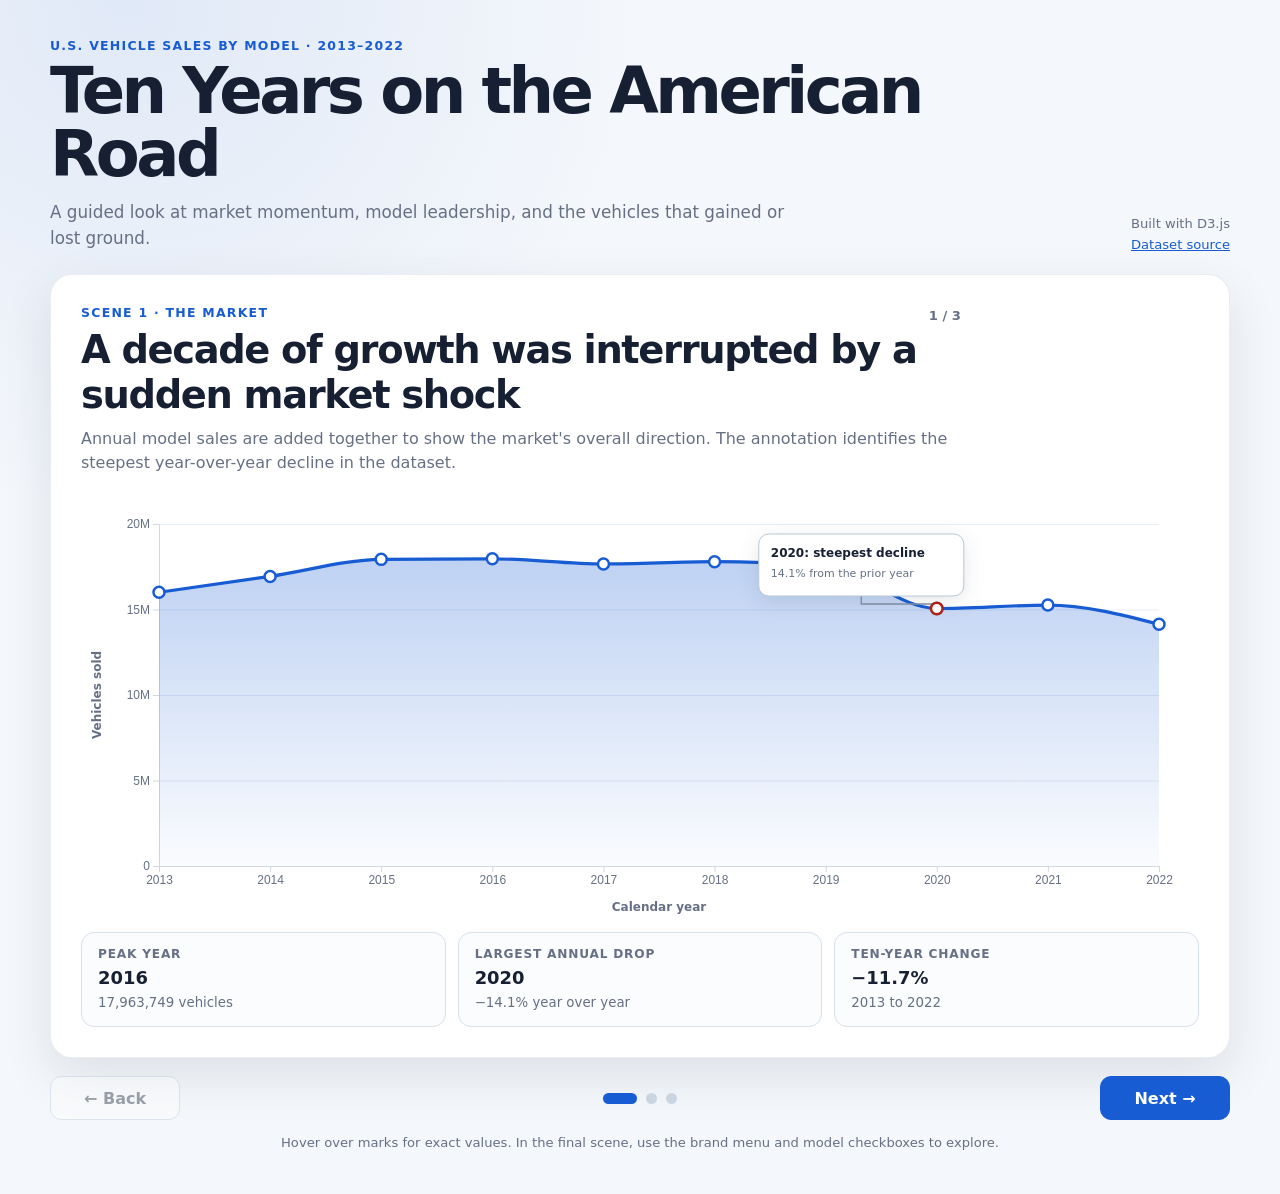
<file: index.html>
<!DOCTYPE html>
<html lang="en">
<head>
  <meta charset="UTF-8" />
  <meta name="viewport" content="width=device-width, initial-scale=1.0" />
  <meta name="description" content="An interactive D3 narrative visualization of U.S. vehicle sales by model from 2013 to 2022." />
  <title>Ten Years on the American Road</title>
  <style>
:root {
  --ink: #172033;
  --muted: #667085;
  --paper: #ffffff;
  --canvas: #f4f7fb;
  --line: #d8e0ea;
  --accent: #175cd3;
  --accent-dark: #0b3b91;
  --accent-soft: #e8f1ff;
  --signal: #b42318;
  --shadow: 0 18px 50px rgba(20, 32, 51, 0.10);
}

* { box-sizing: border-box; }

[hidden] { display: none !important; }

body {
  margin: 0;
  font-family: Inter, ui-sans-serif, system-ui, -apple-system, BlinkMacSystemFont, "Segoe UI", sans-serif;
  color: var(--ink);
  background:
    radial-gradient(circle at 10% 0%, rgba(23, 92, 211, 0.09), transparent 32rem),
    var(--canvas);
}

button, select, input { font: inherit; }

.app-shell {
  width: min(1180px, calc(100% - 32px));
  margin: 0 auto;
  padding: 38px 0 30px;
}

.site-header {
  display: flex;
  justify-content: space-between;
  align-items: flex-end;
  gap: 28px;
  margin-bottom: 22px;
}

.eyebrow, .scene-kicker {
  margin: 0 0 7px;
  color: var(--accent);
  font-size: 0.78rem;
  font-weight: 800;
  letter-spacing: 0.1em;
  text-transform: uppercase;
}

h1 {
  margin: 0;
  font-size: clamp(2rem, 5vw, 4.1rem);
  line-height: 0.98;
  letter-spacing: -0.055em;
}

.deck {
  max-width: 760px;
  margin: 14px 0 0;
  color: var(--muted);
  font-size: 1.05rem;
  line-height: 1.55;
}

.source-note {
  display: flex;
  flex-direction: column;
  align-items: flex-end;
  gap: 6px;
  flex: 0 0 auto;
  color: var(--muted);
  font-size: 0.82rem;
}

.source-note a { color: var(--accent); }


.story-card {
  min-height: 650px;
  padding: 30px;
  border: 1px solid rgba(23, 32, 51, 0.08);
  border-radius: 22px;
  background: var(--paper);
  box-shadow: var(--shadow);
}

.scene-copy { max-width: 880px; }

.scene-heading-row {
  display: flex;
  align-items: center;
  justify-content: space-between;
  gap: 20px;
}

.scene-count {
  color: var(--muted);
  font-size: 0.82rem;
  font-weight: 700;
}

h2 {
  margin: 0;
  font-size: clamp(1.65rem, 3vw, 2.55rem);
  letter-spacing: -0.035em;
}

.scene-description {
  margin: 10px 0 0;
  color: var(--muted);
  line-height: 1.55;
}

.chart-wrap {
  position: relative;
  min-height: 430px;
  margin-top: 18px;
}

#chart {
  display: block;
  width: 100%;
  height: 430px;
  overflow: visible;
}

.axis path, .axis line { stroke: #cfd8e3; }
.axis text { fill: #667085; font-size: 12px; }
.grid line { stroke: #e7edf4; }
.grid path { display: none; }

.axis-label {
  fill: #667085;
  font-size: 12px;
  font-weight: 650;
}

.series-label {
  font-size: 12px;
  font-weight: 750;
}

.annotation-card rect {
  fill: #ffffff;
  stroke: #b9c7d8;
  rx: 10;
  filter: drop-shadow(0 5px 10px rgba(23, 32, 51, 0.10));
}

.annotation-card .annotation-title {
  fill: var(--ink);
  font-size: 12px;
  font-weight: 800;
}

.annotation-card .annotation-body {
  fill: var(--muted);
  font-size: 11px;
}

.annotation-line {
  stroke: #8091a7;
  stroke-width: 1.4;
  fill: none;
}

.scene-insight {
  display: grid;
  grid-template-columns: repeat(3, minmax(0, 1fr));
  gap: 12px;
  margin-top: 8px;
}

.metric {
  min-height: 92px;
  padding: 14px 16px;
  border: 1px solid var(--line);
  border-radius: 13px;
  background: #fbfcfe;
}

.metric-label {
  display: block;
  margin-bottom: 6px;
  color: var(--muted);
  font-size: 0.76rem;
  font-weight: 700;
  text-transform: uppercase;
  letter-spacing: 0.065em;
}

.metric strong {
  display: block;
  font-size: 1.12rem;
  line-height: 1.25;
}

.metric small {
  display: block;
  margin-top: 5px;
  color: var(--muted);
  line-height: 1.35;
}

.explorer-controls {
  display: grid;
  grid-template-columns: 210px 1fr;
  gap: 18px;
  align-items: start;
  margin: 20px 0 4px;
  padding: 15px;
  border: 1px solid var(--line);
  border-radius: 14px;
  background: #f8fafc;
}

.explorer-controls label,
.explorer-controls legend {
  color: var(--muted);
  font-size: 0.79rem;
  font-weight: 750;
}

.explorer-controls select {
  width: 100%;
  margin-top: 6px;
  padding: 9px 11px;
  border: 1px solid #bfcbd9;
  border-radius: 9px;
  background: #fff;
  color: var(--ink);
}

.explorer-controls fieldset {
  margin: 0;
  padding: 0;
  border: 0;
}

.model-options {
  display: flex;
  flex-wrap: wrap;
  gap: 8px 14px;
  margin-top: 7px;
}

.model-choice {
  display: inline-flex;
  align-items: center;
  gap: 6px;
  color: var(--ink) !important;
  font-size: 0.84rem !important;
  font-weight: 600 !important;
  cursor: pointer;
}

.tooltip {
  position: absolute;
  z-index: 10;
  min-width: 150px;
  padding: 10px 12px;
  border: 1px solid #c5d0de;
  border-radius: 10px;
  background: rgba(255, 255, 255, 0.98);
  box-shadow: 0 10px 28px rgba(23, 32, 51, 0.16);
  pointer-events: none;
  font-size: 0.82rem;
  line-height: 1.45;
}

.tooltip strong { display: block; }
.tooltip span { color: var(--muted); }

.story-nav {
  display: grid;
  grid-template-columns: 130px 1fr 130px;
  align-items: center;
  gap: 20px;
  margin-top: 18px;
}

.nav-button {
  min-height: 44px;
  padding: 10px 15px;
  border-radius: 11px;
  font-weight: 750;
  cursor: pointer;
  transition: transform 120ms ease, opacity 120ms ease;
}

.nav-button:hover:not(:disabled) { transform: translateY(-1px); }
.nav-button:disabled { opacity: 0.4; cursor: not-allowed; }
.nav-button.primary { border: 1px solid var(--accent); background: var(--accent); color: #fff; }
.nav-button.secondary { border: 1px solid #bbc7d6; background: #fff; color: var(--ink); }

.progress-dots {
  display: flex;
  justify-content: center;
  gap: 9px;
}

.progress-dot {
  width: 11px;
  height: 11px;
  padding: 0;
  border: 0;
  border-radius: 99px;
  background: #cbd5e1;
  cursor: pointer;
}
.progress-dot.active { width: 34px; background: var(--accent); }

footer {
  margin-top: 15px;
  color: var(--muted);
  font-size: 0.82rem;
  text-align: center;
}

.loading, .error-message {
  display: grid;
  place-items: center;
  min-height: 360px;
  color: var(--muted);
  text-align: center;
}

@media (max-width: 760px) {
  .app-shell { width: min(100% - 18px, 1180px); padding-top: 20px; }
  .site-header { display: block; }
  .source-note { align-items: flex-start; margin-top: 16px; }
  .story-card { padding: 20px 14px; min-height: 600px; }
  .scene-insight { grid-template-columns: 1fr; }
  .explorer-controls { grid-template-columns: 1fr; }
  .story-nav { grid-template-columns: 100px 1fr 100px; gap: 10px; }
  #chart { height: 400px; }
}

  </style>
</head>
<body>
  <main class="app-shell">
    <header class="site-header">
      <div>
        <p class="eyebrow">U.S. vehicle sales by model · 2013–2022</p>
        <h1>Ten Years on the American Road</h1>
        <p class="deck">A guided look at market momentum, model leadership, and the vehicles that gained or lost ground.</p>
      </div>
      <div class="source-note">
        <span>Built with D3.js</span>
        <a href="https://www.kaggle.com/datasets/jane92792/us-vehicle-sales-by-model" target="_blank" rel="noreferrer">Dataset source</a>
      </div>
    </header>


    <section class="story-card" aria-live="polite">
      <div class="scene-copy">
        <div class="scene-heading-row">
          <span id="scene-kicker" class="scene-kicker"></span>
          <span id="scene-count" class="scene-count"></span>
        </div>
        <h2 id="scene-title"></h2>
        <p id="scene-description" class="scene-description"></p>
      </div>

      <div id="explorer-controls" class="explorer-controls" hidden>
        <label>
          Brand
          <select id="brand-select" aria-label="Choose a vehicle brand"></select>
        </label>
        <fieldset>
          <legend>Models to compare</legend>
          <div id="model-options" class="model-options"></div>
        </fieldset>
      </div>

      <div id="chart-wrap" class="chart-wrap">
        <svg id="chart" role="img" aria-labelledby="scene-title scene-description"></svg>
        <div id="tooltip" class="tooltip" hidden></div>
      </div>

      <div id="scene-insight" class="scene-insight"></div>
    </section>

    <nav class="story-nav" aria-label="Narrative controls">
      <button id="back-button" class="nav-button secondary" type="button">← Back</button>
      <div id="progress-dots" class="progress-dots" aria-label="Scene progress"></div>
      <button id="next-button" class="nav-button primary" type="button">Next →</button>
    </nav>

    <footer>
      <p>Hover over marks for exact values. In the final scene, use the brand menu and model checkboxes to explore.</p>
    </footer>
  </main>

  <!-- D3 v7, the Kaggle data, and the visualization code are embedded so the published page has no relative-file dependencies. -->
  <script>
// https://d3js.org v7.9.0 Copyright 2010-2023 Mike Bostock
!function(t,n){"object"==typeof exports&&"undefined"!=typeof module?n(exports):"function"==typeof define&&define.amd?define(["exports"],n):n((t="undefined"!=typeof globalThis?globalThis:t||self).d3=t.d3||{})}(this,(function(t){"use strict";function n(t,n){return null==t||null==n?NaN:t<n?-1:t>n?1:t>=n?0:NaN}function e(t,n){return null==t||null==n?NaN:n<t?-1:n>t?1:n>=t?0:NaN}function r(t){let r,o,a;function u(t,n,e=0,i=t.length){if(e<i){if(0!==r(n,n))return i;do{const r=e+i>>>1;o(t[r],n)<0?e=r+1:i=r}while(e<i)}return e}return 2!==t.length?(r=n,o=(e,r)=>n(t(e),r),a=(n,e)=>t(n)-e):(r=t===n||t===e?t:i,o=t,a=t),{left:u,center:function(t,n,e=0,r=t.length){const i=u(t,n,e,r-1);return i>e&&a(t[i-1],n)>-a(t[i],n)?i-1:i},right:function(t,n,e=0,i=t.length){if(e<i){if(0!==r(n,n))return i;do{const r=e+i>>>1;o(t[r],n)<=0?e=r+1:i=r}while(e<i)}return e}}}function i(){return 0}function o(t){return null===t?NaN:+t}const a=r(n),u=a.right,c=a.left,f=r(o).center;var s=u;const l=d(y),h=d((function(t){const n=y(t);return(t,e,r,i,o)=>{n(t,e,(r<<=2)+0,(i<<=2)+0,o<<=2),n(t,e,r+1,i+1,o),n(t,e,r+2,i+2,o),n(t,e,r+3,i+3,o)}}));function d(t){return function(n,e,r=e){if(!((e=+e)>=0))throw new RangeError("invalid rx");if(!((r=+r)>=0))throw new RangeError("invalid ry");let{data:i,width:o,height:a}=n;if(!((o=Math.floor(o))>=0))throw new RangeError("invalid width");if(!((a=Math.floor(void 0!==a?a:i.length/o))>=0))throw new RangeError("invalid height");if(!o||!a||!e&&!r)return n;const u=e&&t(e),c=r&&t(r),f=i.slice();return u&&c?(p(u,f,i,o,a),p(u,i,f,o,a),p(u,f,i,o,a),g(c,i,f,o,a),g(c,f,i,o,a),g(c,i,f,o,a)):u?(p(u,i,f,o,a),p(u,f,i,o,a),p(u,i,f,o,a)):c&&(g(c,i,f,o,a),g(c,f,i,o,a),g(c,i,f,o,a)),n}}function p(t,n,e,r,i){for(let o=0,a=r*i;o<a;)t(n,e,o,o+=r,1)}function g(t,n,e,r,i){for(let o=0,a=r*i;o<r;++o)t(n,e,o,o+a,r)}function y(t){const n=Math.floor(t);if(n===t)return function(t){const n=2*t+1;return(e,r,i,o,a)=>{if(!((o-=a)>=i))return;let u=t*r[i];const c=a*t;for(let t=i,n=i+c;t<n;t+=a)u+=r[Math.min(o,t)];for(let t=i,f=o;t<=f;t+=a)u+=r[Math.min(o,t+c)],e[t]=u/n,u-=r[Math.max(i,t-c)]}}(t);const e=t-n,r=2*t+1;return(t,i,o,a,u)=>{if(!((a-=u)>=o))return;let c=n*i[o];const f=u*n,s=f+u;for(let t=o,n=o+f;t<n;t+=u)c+=i[Math.min(a,t)];for(let n=o,l=a;n<=l;n+=u)c+=i[Math.min(a,n+f)],t[n]=(c+e*(i[Math.max(o,n-s)]+i[Math.min(a,n+s)]))/r,c-=i[Math.max(o,n-f)]}}function v(t,n){let e=0;if(void 0===n)for(let n of t)null!=n&&(n=+n)>=n&&++e;else{let r=-1;for(let i of t)null!=(i=n(i,++r,t))&&(i=+i)>=i&&++e}return e}function _(t){return 0|t.length}function b(t){return!(t>0)}function m(t){return"object"!=typeof t||"length"in t?t:Array.from(t)}function x(t,n){let e,r=0,i=0,o=0;if(void 0===n)for(let n of t)null!=n&&(n=+n)>=n&&(e=n-i,i+=e/++r,o+=e*(n-i));else{let a=-1;for(let u of t)null!=(u=n(u,++a,t))&&(u=+u)>=u&&(e=u-i,i+=e/++r,o+=e*(u-i))}if(r>1)return o/(r-1)}function w(t,n){const e=x(t,n);return e?Math.sqrt(e):e}function M(t,n){let e,r;if(void 0===n)for(const n of t)null!=n&&(void 0===e?n>=n&&(e=r=n):(e>n&&(e=n),r<n&&(r=n)));else{let i=-1;for(let o of t)null!=(o=n(o,++i,t))&&(void 0===e?o>=o&&(e=r=o):(e>o&&(e=o),r<o&&(r=o)))}return[e,r]}class T{constructor(){this._partials=new Float64Array(32),this._n=0}add(t){const n=this._partials;let e=0;for(let r=0;r<this._n&&r<32;r++){const i=n[r],o=t+i,a=Math.abs(t)<Math.abs(i)?t-(o-i):i-(o-t);a&&(n[e++]=a),t=o}return n[e]=t,this._n=e+1,this}valueOf(){const t=this._partials;let n,e,r,i=this._n,o=0;if(i>0){for(o=t[--i];i>0&&(n=o,e=t[--i],o=n+e,r=e-(o-n),!r););i>0&&(r<0&&t[i-1]<0||r>0&&t[i-1]>0)&&(e=2*r,n=o+e,e==n-o&&(o=n))}return o}}class InternMap extends Map{constructor(t,n=N){if(super(),Object.defineProperties(this,{_intern:{value:new Map},_key:{value:n}}),null!=t)for(const[n,e]of t)this.set(n,e)}get(t){return super.get(A(this,t))}has(t){return super.has(A(this,t))}set(t,n){return super.set(S(this,t),n)}delete(t){return super.delete(E(this,t))}}class InternSet extends Set{constructor(t,n=N){if(super(),Object.defineProperties(this,{_intern:{value:new Map},_key:{value:n}}),null!=t)for(const n of t)this.add(n)}has(t){return super.has(A(this,t))}add(t){return super.add(S(this,t))}delete(t){return super.delete(E(this,t))}}function A({_intern:t,_key:n},e){const r=n(e);return t.has(r)?t.get(r):e}function S({_intern:t,_key:n},e){const r=n(e);return t.has(r)?t.get(r):(t.set(r,e),e)}function E({_intern:t,_key:n},e){const r=n(e);return t.has(r)&&(e=t.get(r),t.delete(r)),e}function N(t){return null!==t&&"object"==typeof t?t.valueOf():t}function k(t){return t}function C(t,...n){return F(t,k,k,n)}function P(t,...n){return F(t,Array.from,k,n)}function z(t,n){for(let e=1,r=n.length;e<r;++e)t=t.flatMap((t=>t.pop().map((([n,e])=>[...t,n,e]))));return t}function $(t,n,...e){return F(t,k,n,e)}function D(t,n,...e){return F(t,Array.from,n,e)}function R(t){if(1!==t.length)throw new Error("duplicate key");return t[0]}function F(t,n,e,r){return function t(i,o){if(o>=r.length)return e(i);const a=new InternMap,u=r[o++];let c=-1;for(const t of i){const n=u(t,++c,i),e=a.get(n);e?e.push(t):a.set(n,[t])}for(const[n,e]of a)a.set(n,t(e,o));return n(a)}(t,0)}function q(t,n){return Array.from(n,(n=>t[n]))}function U(t,...n){if("function"!=typeof t[Symbol.iterator])throw new TypeError("values is not iterable");t=Array.from(t);let[e]=n;if(e&&2!==e.length||n.length>1){const r=Uint32Array.from(t,((t,n)=>n));return n.length>1?(n=n.map((n=>t.map(n))),r.sort(((t,e)=>{for(const r of n){const n=O(r[t],r[e]);if(n)return n}}))):(e=t.map(e),r.sort(((t,n)=>O(e[t],e[n])))),q(t,r)}return t.sort(I(e))}function I(t=n){if(t===n)return O;if("function"!=typeof t)throw new TypeError("compare is not a function");return(n,e)=>{const r=t(n,e);return r||0===r?r:(0===t(e,e))-(0===t(n,n))}}function O(t,n){return(null==t||!(t>=t))-(null==n||!(n>=n))||(t<n?-1:t>n?1:0)}var B=Array.prototype.slice;function Y(t){return()=>t}const L=Math.sqrt(50),j=Math.sqrt(10),H=Math.sqrt(2);function X(t,n,e){const r=(n-t)/Math.max(0,e),i=Math.floor(Math.log10(r)),o=r/Math.pow(10,i),a=o>=L?10:o>=j?5:o>=H?2:1;let u,c,f;return i<0?(f=Math.pow(10,-i)/a,u=Math.round(t*f),c=Math.round(n*f),u/f<t&&++u,c/f>n&&--c,f=-f):(f=Math.pow(10,i)*a,u=Math.round(t/f),c=Math.round(n/f),u*f<t&&++u,c*f>n&&--c),c<u&&.5<=e&&e<2?X(t,n,2*e):[u,c,f]}function G(t,n,e){if(!((e=+e)>0))return[];if((t=+t)===(n=+n))return[t];const r=n<t,[i,o,a]=r?X(n,t,e):X(t,n,e);if(!(o>=i))return[];const u=o-i+1,c=new Array(u);if(r)if(a<0)for(let t=0;t<u;++t)c[t]=(o-t)/-a;else for(let t=0;t<u;++t)c[t]=(o-t)*a;else if(a<0)for(let t=0;t<u;++t)c[t]=(i+t)/-a;else for(let t=0;t<u;++t)c[t]=(i+t)*a;return c}function V(t,n,e){return X(t=+t,n=+n,e=+e)[2]}function W(t,n,e){e=+e;const r=(n=+n)<(t=+t),i=r?V(n,t,e):V(t,n,e);return(r?-1:1)*(i<0?1/-i:i)}function Z(t,n,e){let r;for(;;){const i=V(t,n,e);if(i===r||0===i||!isFinite(i))return[t,n];i>0?(t=Math.floor(t/i)*i,n=Math.ceil(n/i)*i):i<0&&(t=Math.ceil(t*i)/i,n=Math.floor(n*i)/i),r=i}}function K(t){return Math.max(1,Math.ceil(Math.log(v(t))/Math.LN2)+1)}function Q(){var t=k,n=M,e=K;function r(r){Array.isArray(r)||(r=Array.from(r));var i,o,a,u=r.length,c=new Array(u);for(i=0;i<u;++i)c[i]=t(r[i],i,r);var f=n(c),l=f[0],h=f[1],d=e(c,l,h);if(!Array.isArray(d)){const t=h,e=+d;if(n===M&&([l,h]=Z(l,h,e)),(d=G(l,h,e))[0]<=l&&(a=V(l,h,e)),d[d.length-1]>=h)if(t>=h&&n===M){const t=V(l,h,e);isFinite(t)&&(t>0?h=(Math.floor(h/t)+1)*t:t<0&&(h=(Math.ceil(h*-t)+1)/-t))}else d.pop()}for(var p=d.length,g=0,y=p;d[g]<=l;)++g;for(;d[y-1]>h;)--y;(g||y<p)&&(d=d.slice(g,y),p=y-g);var v,_=new Array(p+1);for(i=0;i<=p;++i)(v=_[i]=[]).x0=i>0?d[i-1]:l,v.x1=i<p?d[i]:h;if(isFinite(a)){if(a>0)for(i=0;i<u;++i)null!=(o=c[i])&&l<=o&&o<=h&&_[Math.min(p,Math.floor((o-l)/a))].push(r[i]);else if(a<0)for(i=0;i<u;++i)if(null!=(o=c[i])&&l<=o&&o<=h){const t=Math.floor((l-o)*a);_[Math.min(p,t+(d[t]<=o))].push(r[i])}}else for(i=0;i<u;++i)null!=(o=c[i])&&l<=o&&o<=h&&_[s(d,o,0,p)].push(r[i]);return _}return r.value=function(n){return arguments.length?(t="function"==typeof n?n:Y(n),r):t},r.domain=function(t){return arguments.length?(n="function"==typeof t?t:Y([t[0],t[1]]),r):n},r.thresholds=function(t){return arguments.length?(e="function"==typeof t?t:Y(Array.isArray(t)?B.call(t):t),r):e},r}function J(t,n){let e;if(void 0===n)for(const n of t)null!=n&&(e<n||void 0===e&&n>=n)&&(e=n);else{let r=-1;for(let i of t)null!=(i=n(i,++r,t))&&(e<i||void 0===e&&i>=i)&&(e=i)}return e}function tt(t,n){let e,r=-1,i=-1;if(void 0===n)for(const n of t)++i,null!=n&&(e<n||void 0===e&&n>=n)&&(e=n,r=i);else for(let o of t)null!=(o=n(o,++i,t))&&(e<o||void 0===e&&o>=o)&&(e=o,r=i);return r}function nt(t,n){let e;if(void 0===n)for(const n of t)null!=n&&(e>n||void 0===e&&n>=n)&&(e=n);else{let r=-1;for(let i of t)null!=(i=n(i,++r,t))&&(e>i||void 0===e&&i>=i)&&(e=i)}return e}function et(t,n){let e,r=-1,i=-1;if(void 0===n)for(const n of t)++i,null!=n&&(e>n||void 0===e&&n>=n)&&(e=n,r=i);else for(let o of t)null!=(o=n(o,++i,t))&&(e>o||void 0===e&&o>=o)&&(e=o,r=i);return r}function rt(t,n,e=0,r=1/0,i){if(n=Math.floor(n),e=Math.floor(Math.max(0,e)),r=Math.floor(Math.min(t.length-1,r)),!(e<=n&&n<=r))return t;for(i=void 0===i?O:I(i);r>e;){if(r-e>600){const o=r-e+1,a=n-e+1,u=Math.log(o),c=.5*Math.exp(2*u/3),f=.5*Math.sqrt(u*c*(o-c)/o)*(a-o/2<0?-1:1);rt(t,n,Math.max(e,Math.floor(n-a*c/o+f)),Math.min(r,Math.floor(n+(o-a)*c/o+f)),i)}const o=t[n];let a=e,u=r;for(it(t,e,n),i(t[r],o)>0&&it(t,e,r);a<u;){for(it(t,a,u),++a,--u;i(t[a],o)<0;)++a;for(;i(t[u],o)>0;)--u}0===i(t[e],o)?it(t,e,u):(++u,it(t,u,r)),u<=n&&(e=u+1),n<=u&&(r=u-1)}return t}function it(t,n,e){const r=t[n];t[n]=t[e],t[e]=r}function ot(t,e=n){let r,i=!1;if(1===e.length){let o;for(const a of t){const t=e(a);(i?n(t,o)>0:0===n(t,t))&&(r=a,o=t,i=!0)}}else for(const n of t)(i?e(n,r)>0:0===e(n,n))&&(r=n,i=!0);return r}function at(t,n,e){if(t=Float64Array.from(function*(t,n){if(void 0===n)for(let n of t)null!=n&&(n=+n)>=n&&(yield n);else{let e=-1;for(let r of t)null!=(r=n(r,++e,t))&&(r=+r)>=r&&(yield r)}}(t,e)),(r=t.length)&&!isNaN(n=+n)){if(n<=0||r<2)return nt(t);if(n>=1)return J(t);var r,i=(r-1)*n,o=Math.floor(i),a=J(rt(t,o).subarray(0,o+1));return a+(nt(t.subarray(o+1))-a)*(i-o)}}function ut(t,n,e=o){if((r=t.length)&&!isNaN(n=+n)){if(n<=0||r<2)return+e(t[0],0,t);if(n>=1)return+e(t[r-1],r-1,t);var r,i=(r-1)*n,a=Math.floor(i),u=+e(t[a],a,t);return u+(+e(t[a+1],a+1,t)-u)*(i-a)}}function ct(t,n,e=o){if(!isNaN(n=+n)){if(r=Float64Array.from(t,((n,r)=>o(e(t[r],r,t)))),n<=0)return et(r);if(n>=1)return tt(r);var r,i=Uint32Array.from(t,((t,n)=>n)),a=r.length-1,u=Math.floor(a*n);return rt(i,u,0,a,((t,n)=>O(r[t],r[n]))),(u=ot(i.subarray(0,u+1),(t=>r[t])))>=0?u:-1}}function ft(t){return Array.from(function*(t){for(const n of t)yield*n}(t))}function st(t,n){return[t,n]}function lt(t,n,e){t=+t,n=+n,e=(i=arguments.length)<2?(n=t,t=0,1):i<3?1:+e;for(var r=-1,i=0|Math.max(0,Math.ceil((n-t)/e)),o=new Array(i);++r<i;)o[r]=t+r*e;return o}function ht(t,e=n){if(1===e.length)return et(t,e);let r,i=-1,o=-1;for(const n of t)++o,(i<0?0===e(n,n):e(n,r)<0)&&(r=n,i=o);return i}var dt=pt(Math.random);function pt(t){return function(n,e=0,r=n.length){let i=r-(e=+e);for(;i;){const r=t()*i--|0,o=n[i+e];n[i+e]=n[r+e],n[r+e]=o}return n}}function gt(t){if(!(i=t.length))return[];for(var n=-1,e=nt(t,yt),r=new Array(e);++n<e;)for(var i,o=-1,a=r[n]=new Array(i);++o<i;)a[o]=t[o][n];return r}function yt(t){return t.length}function vt(t){return t instanceof InternSet?t:new InternSet(t)}function _t(t,n){const e=t[Symbol.iterator](),r=new Set;for(const t of n){const n=bt(t);if(r.has(n))continue;let i,o;for(;({value:i,done:o}=e.next());){if(o)return!1;const t=bt(i);if(r.add(t),Object.is(n,t))break}}return!0}function bt(t){return null!==t&&"object"==typeof t?t.valueOf():t}function mt(t){return t}var xt=1,wt=2,Mt=3,Tt=4,At=1e-6;function St(t){return"translate("+t+",0)"}function Et(t){return"translate(0,"+t+")"}function Nt(t){return n=>+t(n)}function kt(t,n){return n=Math.max(0,t.bandwidth()-2*n)/2,t.round()&&(n=Math.round(n)),e=>+t(e)+n}function Ct(){return!this.__axis}function Pt(t,n){var e=[],r=null,i=null,o=6,a=6,u=3,c="undefined"!=typeof window&&window.devicePixelRatio>1?0:.5,f=t===xt||t===Tt?-1:1,s=t===Tt||t===wt?"x":"y",l=t===xt||t===Mt?St:Et;function h(h){var d=null==r?n.ticks?n.ticks.apply(n,e):n.domain():r,p=null==i?n.tickFormat?n.tickFormat.apply(n,e):mt:i,g=Math.max(o,0)+u,y=n.range(),v=+y[0]+c,_=+y[y.length-1]+c,b=(n.bandwidth?kt:Nt)(n.copy(),c),m=h.selection?h.selection():h,x=m.selectAll(".domain").data([null]),w=m.selectAll(".tick").data(d,n).order(),M=w.exit(),T=w.enter().append("g").attr("class","tick"),A=w.select("line"),S=w.select("text");x=x.merge(x.enter().insert("path",".tick").attr("class","domain").attr("stroke","currentColor")),w=w.merge(T),A=A.merge(T.append("line").attr("stroke","currentColor").attr(s+"2",f*o)),S=S.merge(T.append("text").attr("fill","currentColor").attr(s,f*g).attr("dy",t===xt?"0em":t===Mt?"0.71em":"0.32em")),h!==m&&(x=x.transition(h),w=w.transition(h),A=A.transition(h),S=S.transition(h),M=M.transition(h).attr("opacity",At).attr("transform",(function(t){return isFinite(t=b(t))?l(t+c):this.getAttribute("transform")})),T.attr("opacity",At).attr("transform",(function(t){var n=this.parentNode.__axis;return l((n&&isFinite(n=n(t))?n:b(t))+c)}))),M.remove(),x.attr("d",t===Tt||t===wt?a?"M"+f*a+","+v+"H"+c+"V"+_+"H"+f*a:"M"+c+","+v+"V"+_:a?"M"+v+","+f*a+"V"+c+"H"+_+"V"+f*a:"M"+v+","+c+"H"+_),w.attr("opacity",1).attr("transform",(function(t){return l(b(t)+c)})),A.attr(s+"2",f*o),S.attr(s,f*g).text(p),m.filter(Ct).attr("fill","none").attr("font-size",10).attr("font-family","sans-serif").attr("text-anchor",t===wt?"start":t===Tt?"end":"middle"),m.each((function(){this.__axis=b}))}return h.scale=function(t){return arguments.length?(n=t,h):n},h.ticks=function(){return e=Array.from(arguments),h},h.tickArguments=function(t){return arguments.length?(e=null==t?[]:Array.from(t),h):e.slice()},h.tickValues=function(t){return arguments.length?(r=null==t?null:Array.from(t),h):r&&r.slice()},h.tickFormat=function(t){return arguments.length?(i=t,h):i},h.tickSize=function(t){return arguments.length?(o=a=+t,h):o},h.tickSizeInner=function(t){return arguments.length?(o=+t,h):o},h.tickSizeOuter=function(t){return arguments.length?(a=+t,h):a},h.tickPadding=function(t){return arguments.length?(u=+t,h):u},h.offset=function(t){return arguments.length?(c=+t,h):c},h}var zt={value:()=>{}};function $t(){for(var t,n=0,e=arguments.length,r={};n<e;++n){if(!(t=arguments[n]+"")||t in r||/[\s.]/.test(t))throw new Error("illegal type: "+t);r[t]=[]}return new Dt(r)}function Dt(t){this._=t}function Rt(t,n){for(var e,r=0,i=t.length;r<i;++r)if((e=t[r]).name===n)return e.value}function Ft(t,n,e){for(var r=0,i=t.length;r<i;++r)if(t[r].name===n){t[r]=zt,t=t.slice(0,r).concat(t.slice(r+1));break}return null!=e&&t.push({name:n,value:e}),t}Dt.prototype=$t.prototype={constructor:Dt,on:function(t,n){var e,r,i=this._,o=(r=i,(t+"").trim().split(/^|\s+/).map((function(t){var n="",e=t.indexOf(".");if(e>=0&&(n=t.slice(e+1),t=t.slice(0,e)),t&&!r.hasOwnProperty(t))throw new Error("unknown type: "+t);return{type:t,name:n}}))),a=-1,u=o.length;if(!(arguments.length<2)){if(null!=n&&"function"!=typeof n)throw new Error("invalid callback: "+n);for(;++a<u;)if(e=(t=o[a]).type)i[e]=Ft(i[e],t.name,n);else if(null==n)for(e in i)i[e]=Ft(i[e],t.name,null);return this}for(;++a<u;)if((e=(t=o[a]).type)&&(e=Rt(i[e],t.name)))return e},copy:function(){var t={},n=this._;for(var e in n)t[e]=n[e].slice();return new Dt(t)},call:function(t,n){if((e=arguments.length-2)>0)for(var e,r,i=new Array(e),o=0;o<e;++o)i[o]=arguments[o+2];if(!this._.hasOwnProperty(t))throw new Error("unknown type: "+t);for(o=0,e=(r=this._[t]).length;o<e;++o)r[o].value.apply(n,i)},apply:function(t,n,e){if(!this._.hasOwnProperty(t))throw new Error("unknown type: "+t);for(var r=this._[t],i=0,o=r.length;i<o;++i)r[i].value.apply(n,e)}};var qt="http://www.w3.org/1999/xhtml",Ut={svg:"http://www.w3.org/2000/svg",xhtml:qt,xlink:"http://www.w3.org/1999/xlink",xml:"http://www.w3.org/XML/1998/namespace",xmlns:"http://www.w3.org/2000/xmlns/"};function It(t){var n=t+="",e=n.indexOf(":");return e>=0&&"xmlns"!==(n=t.slice(0,e))&&(t=t.slice(e+1)),Ut.hasOwnProperty(n)?{space:Ut[n],local:t}:t}function Ot(t){return function(){var n=this.ownerDocument,e=this.namespaceURI;return e===qt&&n.documentElement.namespaceURI===qt?n.createElement(t):n.createElementNS(e,t)}}function Bt(t){return function(){return this.ownerDocument.createElementNS(t.space,t.local)}}function Yt(t){var n=It(t);return(n.local?Bt:Ot)(n)}function Lt(){}function jt(t){return null==t?Lt:function(){return this.querySelector(t)}}function Ht(t){return null==t?[]:Array.isArray(t)?t:Array.from(t)}function Xt(){return[]}function Gt(t){return null==t?Xt:function(){return this.querySelectorAll(t)}}function Vt(t){return function(){return this.matches(t)}}function Wt(t){return function(n){return n.matches(t)}}var Zt=Array.prototype.find;function Kt(){return this.firstElementChild}var Qt=Array.prototype.filter;function Jt(){return Array.from(this.children)}function tn(t){return new Array(t.length)}function nn(t,n){this.ownerDocument=t.ownerDocument,this.namespaceURI=t.namespaceURI,this._next=null,this._parent=t,this.__data__=n}function en(t,n,e,r,i,o){for(var a,u=0,c=n.length,f=o.length;u<f;++u)(a=n[u])?(a.__data__=o[u],r[u]=a):e[u]=new nn(t,o[u]);for(;u<c;++u)(a=n[u])&&(i[u]=a)}function rn(t,n,e,r,i,o,a){var u,c,f,s=new Map,l=n.length,h=o.length,d=new Array(l);for(u=0;u<l;++u)(c=n[u])&&(d[u]=f=a.call(c,c.__data__,u,n)+"",s.has(f)?i[u]=c:s.set(f,c));for(u=0;u<h;++u)f=a.call(t,o[u],u,o)+"",(c=s.get(f))?(r[u]=c,c.__data__=o[u],s.delete(f)):e[u]=new nn(t,o[u]);for(u=0;u<l;++u)(c=n[u])&&s.get(d[u])===c&&(i[u]=c)}function on(t){return t.__data__}function an(t){return"object"==typeof t&&"length"in t?t:Array.from(t)}function un(t,n){return t<n?-1:t>n?1:t>=n?0:NaN}function cn(t){return function(){this.removeAttribute(t)}}function fn(t){return function(){this.removeAttributeNS(t.space,t.local)}}function sn(t,n){return function(){this.setAttribute(t,n)}}function ln(t,n){return function(){this.setAttributeNS(t.space,t.local,n)}}function hn(t,n){return function(){var e=n.apply(this,arguments);null==e?this.removeAttribute(t):this.setAttribute(t,e)}}function dn(t,n){return function(){var e=n.apply(this,arguments);null==e?this.removeAttributeNS(t.space,t.local):this.setAttributeNS(t.space,t.local,e)}}function pn(t){return t.ownerDocument&&t.ownerDocument.defaultView||t.document&&t||t.defaultView}function gn(t){return function(){this.style.removeProperty(t)}}function yn(t,n,e){return function(){this.style.setProperty(t,n,e)}}function vn(t,n,e){return function(){var r=n.apply(this,arguments);null==r?this.style.removeProperty(t):this.style.setProperty(t,r,e)}}function _n(t,n){return t.style.getPropertyValue(n)||pn(t).getComputedStyle(t,null).getPropertyValue(n)}function bn(t){return function(){delete this[t]}}function mn(t,n){return function(){this[t]=n}}function xn(t,n){return function(){var e=n.apply(this,arguments);null==e?delete this[t]:this[t]=e}}function wn(t){return t.trim().split(/^|\s+/)}function Mn(t){return t.classList||new Tn(t)}function Tn(t){this._node=t,this._names=wn(t.getAttribute("class")||"")}function An(t,n){for(var e=Mn(t),r=-1,i=n.length;++r<i;)e.add(n[r])}function Sn(t,n){for(var e=Mn(t),r=-1,i=n.length;++r<i;)e.remove(n[r])}function En(t){return function(){An(this,t)}}function Nn(t){return function(){Sn(this,t)}}function kn(t,n){return function(){(n.apply(this,arguments)?An:Sn)(this,t)}}function Cn(){this.textContent=""}function Pn(t){return function(){this.textContent=t}}function zn(t){return function(){var n=t.apply(this,arguments);this.textContent=null==n?"":n}}function $n(){this.innerHTML=""}function Dn(t){return function(){this.innerHTML=t}}function Rn(t){return function(){var n=t.apply(this,arguments);this.innerHTML=null==n?"":n}}function Fn(){this.nextSibling&&this.parentNode.appendChild(this)}function qn(){this.previousSibling&&this.parentNode.insertBefore(this,this.parentNode.firstChild)}function Un(){return null}function In(){var t=this.parentNode;t&&t.removeChild(this)}function On(){var t=this.cloneNode(!1),n=this.parentNode;return n?n.insertBefore(t,this.nextSibling):t}function Bn(){var t=this.cloneNode(!0),n=this.parentNode;return n?n.insertBefore(t,this.nextSibling):t}function Yn(t){return function(){var n=this.__on;if(n){for(var e,r=0,i=-1,o=n.length;r<o;++r)e=n[r],t.type&&e.type!==t.type||e.name!==t.name?n[++i]=e:this.removeEventListener(e.type,e.listener,e.options);++i?n.length=i:delete this.__on}}}function Ln(t,n,e){return function(){var r,i=this.__on,o=function(t){return function(n){t.call(this,n,this.__data__)}}(n);if(i)for(var a=0,u=i.length;a<u;++a)if((r=i[a]).type===t.type&&r.name===t.name)return this.removeEventListener(r.type,r.listener,r.options),this.addEventListener(r.type,r.listener=o,r.options=e),void(r.value=n);this.addEventListener(t.type,o,e),r={type:t.type,name:t.name,value:n,listener:o,options:e},i?i.push(r):this.__on=[r]}}function jn(t,n,e){var r=pn(t),i=r.CustomEvent;"function"==typeof i?i=new i(n,e):(i=r.document.createEvent("Event"),e?(i.initEvent(n,e.bubbles,e.cancelable),i.detail=e.detail):i.initEvent(n,!1,!1)),t.dispatchEvent(i)}function Hn(t,n){return function(){return jn(this,t,n)}}function Xn(t,n){return function(){return jn(this,t,n.apply(this,arguments))}}nn.prototype={constructor:nn,appendChild:function(t){return this._parent.insertBefore(t,this._next)},insertBefore:function(t,n){return this._parent.insertBefore(t,n)},querySelector:function(t){return this._parent.querySelector(t)},querySelectorAll:function(t){return this._parent.querySelectorAll(t)}},Tn.prototype={add:function(t){this._names.indexOf(t)<0&&(this._names.push(t),this._node.setAttribute("class",this._names.join(" ")))},remove:function(t){var n=this._names.indexOf(t);n>=0&&(this._names.splice(n,1),this._node.setAttribute("class",this._names.join(" ")))},contains:function(t){return this._names.indexOf(t)>=0}};var Gn=[null];function Vn(t,n){this._groups=t,this._parents=n}function Wn(){return new Vn([[document.documentElement]],Gn)}function Zn(t){return"string"==typeof t?new Vn([[document.querySelector(t)]],[document.documentElement]):new Vn([[t]],Gn)}Vn.prototype=Wn.prototype={constructor:Vn,select:function(t){"function"!=typeof t&&(t=jt(t));for(var n=this._groups,e=n.length,r=new Array(e),i=0;i<e;++i)for(var o,a,u=n[i],c=u.length,f=r[i]=new Array(c),s=0;s<c;++s)(o=u[s])&&(a=t.call(o,o.__data__,s,u))&&("__data__"in o&&(a.__data__=o.__data__),f[s]=a);return new Vn(r,this._parents)},selectAll:function(t){t="function"==typeof t?function(t){return function(){return Ht(t.apply(this,arguments))}}(t):Gt(t);for(var n=this._groups,e=n.length,r=[],i=[],o=0;o<e;++o)for(var a,u=n[o],c=u.length,f=0;f<c;++f)(a=u[f])&&(r.push(t.call(a,a.__data__,f,u)),i.push(a));return new Vn(r,i)},selectChild:function(t){return this.select(null==t?Kt:function(t){return function(){return Zt.call(this.children,t)}}("function"==typeof t?t:Wt(t)))},selectChildren:function(t){return this.selectAll(null==t?Jt:function(t){return function(){return Qt.call(this.children,t)}}("function"==typeof t?t:Wt(t)))},filter:function(t){"function"!=typeof t&&(t=Vt(t));for(var n=this._groups,e=n.length,r=new Array(e),i=0;i<e;++i)for(var o,a=n[i],u=a.length,c=r[i]=[],f=0;f<u;++f)(o=a[f])&&t.call(o,o.__data__,f,a)&&c.push(o);return new Vn(r,this._parents)},data:function(t,n){if(!arguments.length)return Array.from(this,on);var e=n?rn:en,r=this._parents,i=this._groups;"function"!=typeof t&&(t=function(t){return function(){return t}}(t));for(var o=i.length,a=new Array(o),u=new Array(o),c=new Array(o),f=0;f<o;++f){var s=r[f],l=i[f],h=l.length,d=an(t.call(s,s&&s.__data__,f,r)),p=d.length,g=u[f]=new Array(p),y=a[f]=new Array(p);e(s,l,g,y,c[f]=new Array(h),d,n);for(var v,_,b=0,m=0;b<p;++b)if(v=g[b]){for(b>=m&&(m=b+1);!(_=y[m])&&++m<p;);v._next=_||null}}return(a=new Vn(a,r))._enter=u,a._exit=c,a},enter:function(){return new Vn(this._enter||this._groups.map(tn),this._parents)},exit:function(){return new Vn(this._exit||this._groups.map(tn),this._parents)},join:function(t,n,e){var r=this.enter(),i=this,o=this.exit();return"function"==typeof t?(r=t(r))&&(r=r.selection()):r=r.append(t+""),null!=n&&(i=n(i))&&(i=i.selection()),null==e?o.remove():e(o),r&&i?r.merge(i).order():i},merge:function(t){for(var n=t.selection?t.selection():t,e=this._groups,r=n._groups,i=e.length,o=r.length,a=Math.min(i,o),u=new Array(i),c=0;c<a;++c)for(var f,s=e[c],l=r[c],h=s.length,d=u[c]=new Array(h),p=0;p<h;++p)(f=s[p]||l[p])&&(d[p]=f);for(;c<i;++c)u[c]=e[c];return new Vn(u,this._parents)},selection:function(){return this},order:function(){for(var t=this._groups,n=-1,e=t.length;++n<e;)for(var r,i=t[n],o=i.length-1,a=i[o];--o>=0;)(r=i[o])&&(a&&4^r.compareDocumentPosition(a)&&a.parentNode.insertBefore(r,a),a=r);return this},sort:function(t){function n(n,e){return n&&e?t(n.__data__,e.__data__):!n-!e}t||(t=un);for(var e=this._groups,r=e.length,i=new Array(r),o=0;o<r;++o){for(var a,u=e[o],c=u.length,f=i[o]=new Array(c),s=0;s<c;++s)(a=u[s])&&(f[s]=a);f.sort(n)}return new Vn(i,this._parents).order()},call:function(){var t=arguments[0];return arguments[0]=this,t.apply(null,arguments),this},nodes:function(){return Array.from(this)},node:function(){for(var t=this._groups,n=0,e=t.length;n<e;++n)for(var r=t[n],i=0,o=r.length;i<o;++i){var a=r[i];if(a)return a}return null},size:function(){let t=0;for(const n of this)++t;return t},empty:function(){return!this.node()},each:function(t){for(var n=this._groups,e=0,r=n.length;e<r;++e)for(var i,o=n[e],a=0,u=o.length;a<u;++a)(i=o[a])&&t.call(i,i.__data__,a,o);return this},attr:function(t,n){var e=It(t);if(arguments.length<2){var r=this.node();return e.local?r.getAttributeNS(e.space,e.local):r.getAttribute(e)}return this.each((null==n?e.local?fn:cn:"function"==typeof n?e.local?dn:hn:e.local?ln:sn)(e,n))},style:function(t,n,e){return arguments.length>1?this.each((null==n?gn:"function"==typeof n?vn:yn)(t,n,null==e?"":e)):_n(this.node(),t)},property:function(t,n){return arguments.length>1?this.each((null==n?bn:"function"==typeof n?xn:mn)(t,n)):this.node()[t]},classed:function(t,n){var e=wn(t+"");if(arguments.length<2){for(var r=Mn(this.node()),i=-1,o=e.length;++i<o;)if(!r.contains(e[i]))return!1;return!0}return this.each(("function"==typeof n?kn:n?En:Nn)(e,n))},text:function(t){return arguments.length?this.each(null==t?Cn:("function"==typeof t?zn:Pn)(t)):this.node().textContent},html:function(t){return arguments.length?this.each(null==t?$n:("function"==typeof t?Rn:Dn)(t)):this.node().innerHTML},raise:function(){return this.each(Fn)},lower:function(){return this.each(qn)},append:function(t){var n="function"==typeof t?t:Yt(t);return this.select((function(){return this.appendChild(n.apply(this,arguments))}))},insert:function(t,n){var e="function"==typeof t?t:Yt(t),r=null==n?Un:"function"==typeof n?n:jt(n);return this.select((function(){return this.insertBefore(e.apply(this,arguments),r.apply(this,arguments)||null)}))},remove:function(){return this.each(In)},clone:function(t){return this.select(t?Bn:On)},datum:function(t){return arguments.length?this.property("__data__",t):this.node().__data__},on:function(t,n,e){var r,i,o=function(t){return t.trim().split(/^|\s+/).map((function(t){var n="",e=t.indexOf(".");return e>=0&&(n=t.slice(e+1),t=t.slice(0,e)),{type:t,name:n}}))}(t+""),a=o.length;if(!(arguments.length<2)){for(u=n?Ln:Yn,r=0;r<a;++r)this.each(u(o[r],n,e));return this}var u=this.node().__on;if(u)for(var c,f=0,s=u.length;f<s;++f)for(r=0,c=u[f];r<a;++r)if((i=o[r]).type===c.type&&i.name===c.name)return c.value},dispatch:function(t,n){return this.each(("function"==typeof n?Xn:Hn)(t,n))},[Symbol.iterator]:function*(){for(var t=this._groups,n=0,e=t.length;n<e;++n)for(var r,i=t[n],o=0,a=i.length;o<a;++o)(r=i[o])&&(yield r)}};var Kn=0;function Qn(){return new Jn}function Jn(){this._="@"+(++Kn).toString(36)}function te(t){let n;for(;n=t.sourceEvent;)t=n;return t}function ne(t,n){if(t=te(t),void 0===n&&(n=t.currentTarget),n){var e=n.ownerSVGElement||n;if(e.createSVGPoint){var r=e.createSVGPoint();return r.x=t.clientX,r.y=t.clientY,[(r=r.matrixTransform(n.getScreenCTM().inverse())).x,r.y]}if(n.getBoundingClientRect){var i=n.getBoundingClientRect();return[t.clientX-i.left-n.clientLeft,t.clientY-i.top-n.clientTop]}}return[t.pageX,t.pageY]}Jn.prototype=Qn.prototype={constructor:Jn,get:function(t){for(var n=this._;!(n in t);)if(!(t=t.parentNode))return;return t[n]},set:function(t,n){return t[this._]=n},remove:function(t){return this._ in t&&delete t[this._]},toString:function(){return this._}};const ee={passive:!1},re={capture:!0,passive:!1};function ie(t){t.stopImmediatePropagation()}function oe(t){t.preventDefault(),t.stopImmediatePropagation()}function ae(t){var n=t.document.documentElement,e=Zn(t).on("dragstart.drag",oe,re);"onselectstart"in n?e.on("selectstart.drag",oe,re):(n.__noselect=n.style.MozUserSelect,n.style.MozUserSelect="none")}function ue(t,n){var e=t.document.documentElement,r=Zn(t).on("dragstart.drag",null);n&&(r.on("click.drag",oe,re),setTimeout((function(){r.on("click.drag",null)}),0)),"onselectstart"in e?r.on("selectstart.drag",null):(e.style.MozUserSelect=e.__noselect,delete e.__noselect)}var ce=t=>()=>t;function fe(t,{sourceEvent:n,subject:e,target:r,identifier:i,active:o,x:a,y:u,dx:c,dy:f,dispatch:s}){Object.defineProperties(this,{type:{value:t,enumerable:!0,configurable:!0},sourceEvent:{value:n,enumerable:!0,configurable:!0},subject:{value:e,enumerable:!0,configurable:!0},target:{value:r,enumerable:!0,configurable:!0},identifier:{value:i,enumerable:!0,configurable:!0},active:{value:o,enumerable:!0,configurable:!0},x:{value:a,enumerable:!0,configurable:!0},y:{value:u,enumerable:!0,configurable:!0},dx:{value:c,enumerable:!0,configurable:!0},dy:{value:f,enumerable:!0,configurable:!0},_:{value:s}})}function se(t){return!t.ctrlKey&&!t.button}function le(){return this.parentNode}function he(t,n){return null==n?{x:t.x,y:t.y}:n}function de(){return navigator.maxTouchPoints||"ontouchstart"in this}function pe(t,n,e){t.prototype=n.prototype=e,e.constructor=t}function ge(t,n){var e=Object.create(t.prototype);for(var r in n)e[r]=n[r];return e}function ye(){}fe.prototype.on=function(){var t=this._.on.apply(this._,arguments);return t===this._?this:t};var ve=.7,_e=1/ve,be="\\s*([+-]?\\d+)\\s*",me="\\s*([+-]?(?:\\d*\\.)?\\d+(?:[eE][+-]?\\d+)?)\\s*",xe="\\s*([+-]?(?:\\d*\\.)?\\d+(?:[eE][+-]?\\d+)?)%\\s*",we=/^#([0-9a-f]{3,8})$/,Me=new RegExp(`^rgb\\(${be},${be},${be}\\)$`),Te=new RegExp(`^rgb\\(${xe},${xe},${xe}\\)$`),Ae=new RegExp(`^rgba\\(${be},${be},${be},${me}\\)$`),Se=new RegExp(`^rgba\\(${xe},${xe},${xe},${me}\\)$`),Ee=new RegExp(`^hsl\\(${me},${xe},${xe}\\)$`),Ne=new RegExp(`^hsla\\(${me},${xe},${xe},${me}\\)$`),ke={aliceblue:15792383,antiquewhite:16444375,aqua:65535,aquamarine:8388564,azure:15794175,beige:16119260,bisque:16770244,black:0,blanchedalmond:16772045,blue:255,blueviolet:9055202,brown:10824234,burlywood:14596231,cadetblue:6266528,chartreuse:8388352,chocolate:13789470,coral:16744272,cornflowerblue:6591981,cornsilk:16775388,crimson:14423100,cyan:65535,darkblue:139,darkcyan:35723,darkgoldenrod:12092939,darkgray:11119017,darkgreen:25600,darkgrey:11119017,darkkhaki:12433259,darkmagenta:9109643,darkolivegreen:5597999,darkorange:16747520,darkorchid:10040012,darkred:9109504,darksalmon:15308410,darkseagreen:9419919,darkslateblue:4734347,darkslategray:3100495,darkslategrey:3100495,darkturquoise:52945,darkviolet:9699539,deeppink:16716947,deepskyblue:49151,dimgray:6908265,dimgrey:6908265,dodgerblue:2003199,firebrick:11674146,floralwhite:16775920,forestgreen:2263842,fuchsia:16711935,gainsboro:14474460,ghostwhite:16316671,gold:16766720,goldenrod:14329120,gray:8421504,green:32768,greenyellow:11403055,grey:8421504,honeydew:15794160,hotpink:16738740,indianred:13458524,indigo:4915330,ivory:16777200,khaki:15787660,lavender:15132410,lavenderblush:16773365,lawngreen:8190976,lemonchiffon:16775885,lightblue:11393254,lightcoral:15761536,lightcyan:14745599,lightgoldenrodyellow:16448210,lightgray:13882323,lightgreen:9498256,lightgrey:13882323,lightpink:16758465,lightsalmon:16752762,lightseagreen:2142890,lightskyblue:8900346,lightslategray:7833753,lightslategrey:7833753,lightsteelblue:11584734,lightyellow:16777184,lime:65280,limegreen:3329330,linen:16445670,magenta:16711935,maroon:8388608,mediumaquamarine:6737322,mediumblue:205,mediumorchid:12211667,mediumpurple:9662683,mediumseagreen:3978097,mediumslateblue:8087790,mediumspringgreen:64154,mediumturquoise:4772300,mediumvioletred:13047173,midnightblue:1644912,mintcream:16121850,mistyrose:16770273,moccasin:16770229,navajowhite:16768685,navy:128,oldlace:16643558,olive:8421376,olivedrab:7048739,orange:16753920,orangered:16729344,orchid:14315734,palegoldenrod:15657130,palegreen:10025880,paleturquoise:11529966,palevioletred:14381203,papayawhip:16773077,peachpuff:16767673,peru:13468991,pink:16761035,plum:14524637,powderblue:11591910,purple:8388736,rebeccapurple:6697881,red:16711680,rosybrown:12357519,royalblue:4286945,saddlebrown:9127187,salmon:16416882,sandybrown:16032864,seagreen:3050327,seashell:16774638,sienna:10506797,silver:12632256,skyblue:8900331,slateblue:6970061,slategray:7372944,slategrey:7372944,snow:16775930,springgreen:65407,steelblue:4620980,tan:13808780,teal:32896,thistle:14204888,tomato:16737095,turquoise:4251856,violet:15631086,wheat:16113331,white:16777215,whitesmoke:16119285,yellow:16776960,yellowgreen:10145074};function Ce(){return this.rgb().formatHex()}function Pe(){return this.rgb().formatRgb()}function ze(t){var n,e;return t=(t+"").trim().toLowerCase(),(n=we.exec(t))?(e=n[1].length,n=parseInt(n[1],16),6===e?$e(n):3===e?new qe(n>>8&15|n>>4&240,n>>4&15|240&n,(15&n)<<4|15&n,1):8===e?De(n>>24&255,n>>16&255,n>>8&255,(255&n)/255):4===e?De(n>>12&15|n>>8&240,n>>8&15|n>>4&240,n>>4&15|240&n,((15&n)<<4|15&n)/255):null):(n=Me.exec(t))?new qe(n[1],n[2],n[3],1):(n=Te.exec(t))?new qe(255*n[1]/100,255*n[2]/100,255*n[3]/100,1):(n=Ae.exec(t))?De(n[1],n[2],n[3],n[4]):(n=Se.exec(t))?De(255*n[1]/100,255*n[2]/100,255*n[3]/100,n[4]):(n=Ee.exec(t))?Le(n[1],n[2]/100,n[3]/100,1):(n=Ne.exec(t))?Le(n[1],n[2]/100,n[3]/100,n[4]):ke.hasOwnProperty(t)?$e(ke[t]):"transparent"===t?new qe(NaN,NaN,NaN,0):null}function $e(t){return new qe(t>>16&255,t>>8&255,255&t,1)}function De(t,n,e,r){return r<=0&&(t=n=e=NaN),new qe(t,n,e,r)}function Re(t){return t instanceof ye||(t=ze(t)),t?new qe((t=t.rgb()).r,t.g,t.b,t.opacity):new qe}function Fe(t,n,e,r){return 1===arguments.length?Re(t):new qe(t,n,e,null==r?1:r)}function qe(t,n,e,r){this.r=+t,this.g=+n,this.b=+e,this.opacity=+r}function Ue(){return`#${Ye(this.r)}${Ye(this.g)}${Ye(this.b)}`}function Ie(){const t=Oe(this.opacity);return`${1===t?"rgb(":"rgba("}${Be(this.r)}, ${Be(this.g)}, ${Be(this.b)}${1===t?")":`, ${t})`}`}function Oe(t){return isNaN(t)?1:Math.max(0,Math.min(1,t))}function Be(t){return Math.max(0,Math.min(255,Math.round(t)||0))}function Ye(t){return((t=Be(t))<16?"0":"")+t.toString(16)}function Le(t,n,e,r){return r<=0?t=n=e=NaN:e<=0||e>=1?t=n=NaN:n<=0&&(t=NaN),new Xe(t,n,e,r)}function je(t){if(t instanceof Xe)return new Xe(t.h,t.s,t.l,t.opacity);if(t instanceof ye||(t=ze(t)),!t)return new Xe;if(t instanceof Xe)return t;var n=(t=t.rgb()).r/255,e=t.g/255,r=t.b/255,i=Math.min(n,e,r),o=Math.max(n,e,r),a=NaN,u=o-i,c=(o+i)/2;return u?(a=n===o?(e-r)/u+6*(e<r):e===o?(r-n)/u+2:(n-e)/u+4,u/=c<.5?o+i:2-o-i,a*=60):u=c>0&&c<1?0:a,new Xe(a,u,c,t.opacity)}function He(t,n,e,r){return 1===arguments.length?je(t):new Xe(t,n,e,null==r?1:r)}function Xe(t,n,e,r){this.h=+t,this.s=+n,this.l=+e,this.opacity=+r}function Ge(t){return(t=(t||0)%360)<0?t+360:t}function Ve(t){return Math.max(0,Math.min(1,t||0))}function We(t,n,e){return 255*(t<60?n+(e-n)*t/60:t<180?e:t<240?n+(e-n)*(240-t)/60:n)}pe(ye,ze,{copy(t){return Object.assign(new this.constructor,this,t)},displayable(){return this.rgb().displayable()},hex:Ce,formatHex:Ce,formatHex8:function(){return this.rgb().formatHex8()},formatHsl:function(){return je(this).formatHsl()},formatRgb:Pe,toString:Pe}),pe(qe,Fe,ge(ye,{brighter(t){return t=null==t?_e:Math.pow(_e,t),new qe(this.r*t,this.g*t,this.b*t,this.opacity)},darker(t){return t=null==t?ve:Math.pow(ve,t),new qe(this.r*t,this.g*t,this.b*t,this.opacity)},rgb(){return this},clamp(){return new qe(Be(this.r),Be(this.g),Be(this.b),Oe(this.opacity))},displayable(){return-.5<=this.r&&this.r<255.5&&-.5<=this.g&&this.g<255.5&&-.5<=this.b&&this.b<255.5&&0<=this.opacity&&this.opacity<=1},hex:Ue,formatHex:Ue,formatHex8:function(){return`#${Ye(this.r)}${Ye(this.g)}${Ye(this.b)}${Ye(255*(isNaN(this.opacity)?1:this.opacity))}`},formatRgb:Ie,toString:Ie})),pe(Xe,He,ge(ye,{brighter(t){return t=null==t?_e:Math.pow(_e,t),new Xe(this.h,this.s,this.l*t,this.opacity)},darker(t){return t=null==t?ve:Math.pow(ve,t),new Xe(this.h,this.s,this.l*t,this.opacity)},rgb(){var t=this.h%360+360*(this.h<0),n=isNaN(t)||isNaN(this.s)?0:this.s,e=this.l,r=e+(e<.5?e:1-e)*n,i=2*e-r;return new qe(We(t>=240?t-240:t+120,i,r),We(t,i,r),We(t<120?t+240:t-120,i,r),this.opacity)},clamp(){return new Xe(Ge(this.h),Ve(this.s),Ve(this.l),Oe(this.opacity))},displayable(){return(0<=this.s&&this.s<=1||isNaN(this.s))&&0<=this.l&&this.l<=1&&0<=this.opacity&&this.opacity<=1},formatHsl(){const t=Oe(this.opacity);return`${1===t?"hsl(":"hsla("}${Ge(this.h)}, ${100*Ve(this.s)}%, ${100*Ve(this.l)}%${1===t?")":`, ${t})`}`}}));const Ze=Math.PI/180,Ke=180/Math.PI,Qe=.96422,Je=1,tr=.82521,nr=4/29,er=6/29,rr=3*er*er,ir=er*er*er;function or(t){if(t instanceof ur)return new ur(t.l,t.a,t.b,t.opacity);if(t instanceof pr)return gr(t);t instanceof qe||(t=Re(t));var n,e,r=lr(t.r),i=lr(t.g),o=lr(t.b),a=cr((.2225045*r+.7168786*i+.0606169*o)/Je);return r===i&&i===o?n=e=a:(n=cr((.4360747*r+.3850649*i+.1430804*o)/Qe),e=cr((.0139322*r+.0971045*i+.7141733*o)/tr)),new ur(116*a-16,500*(n-a),200*(a-e),t.opacity)}function ar(t,n,e,r){return 1===arguments.length?or(t):new ur(t,n,e,null==r?1:r)}function ur(t,n,e,r){this.l=+t,this.a=+n,this.b=+e,this.opacity=+r}function cr(t){return t>ir?Math.pow(t,1/3):t/rr+nr}function fr(t){return t>er?t*t*t:rr*(t-nr)}function sr(t){return 255*(t<=.0031308?12.92*t:1.055*Math.pow(t,1/2.4)-.055)}function lr(t){return(t/=255)<=.04045?t/12.92:Math.pow((t+.055)/1.055,2.4)}function hr(t){if(t instanceof pr)return new pr(t.h,t.c,t.l,t.opacity);if(t instanceof ur||(t=or(t)),0===t.a&&0===t.b)return new pr(NaN,0<t.l&&t.l<100?0:NaN,t.l,t.opacity);var n=Math.atan2(t.b,t.a)*Ke;return new pr(n<0?n+360:n,Math.sqrt(t.a*t.a+t.b*t.b),t.l,t.opacity)}function dr(t,n,e,r){return 1===arguments.length?hr(t):new pr(t,n,e,null==r?1:r)}function pr(t,n,e,r){this.h=+t,this.c=+n,this.l=+e,this.opacity=+r}function gr(t){if(isNaN(t.h))return new ur(t.l,0,0,t.opacity);var n=t.h*Ze;return new ur(t.l,Math.cos(n)*t.c,Math.sin(n)*t.c,t.opacity)}pe(ur,ar,ge(ye,{brighter(t){return new ur(this.l+18*(null==t?1:t),this.a,this.b,this.opacity)},darker(t){return new ur(this.l-18*(null==t?1:t),this.a,this.b,this.opacity)},rgb(){var t=(this.l+16)/116,n=isNaN(this.a)?t:t+this.a/500,e=isNaN(this.b)?t:t-this.b/200;return new qe(sr(3.1338561*(n=Qe*fr(n))-1.6168667*(t=Je*fr(t))-.4906146*(e=tr*fr(e))),sr(-.9787684*n+1.9161415*t+.033454*e),sr(.0719453*n-.2289914*t+1.4052427*e),this.opacity)}})),pe(pr,dr,ge(ye,{brighter(t){return new pr(this.h,this.c,this.l+18*(null==t?1:t),this.opacity)},darker(t){return new pr(this.h,this.c,this.l-18*(null==t?1:t),this.opacity)},rgb(){return gr(this).rgb()}}));var yr=-.14861,vr=1.78277,_r=-.29227,br=-.90649,mr=1.97294,xr=mr*br,wr=mr*vr,Mr=vr*_r-br*yr;function Tr(t,n,e,r){return 1===arguments.length?function(t){if(t instanceof Ar)return new Ar(t.h,t.s,t.l,t.opacity);t instanceof qe||(t=Re(t));var n=t.r/255,e=t.g/255,r=t.b/255,i=(Mr*r+xr*n-wr*e)/(Mr+xr-wr),o=r-i,a=(mr*(e-i)-_r*o)/br,u=Math.sqrt(a*a+o*o)/(mr*i*(1-i)),c=u?Math.atan2(a,o)*Ke-120:NaN;return new Ar(c<0?c+360:c,u,i,t.opacity)}(t):new Ar(t,n,e,null==r?1:r)}function Ar(t,n,e,r){this.h=+t,this.s=+n,this.l=+e,this.opacity=+r}function Sr(t,n,e,r,i){var o=t*t,a=o*t;return((1-3*t+3*o-a)*n+(4-6*o+3*a)*e+(1+3*t+3*o-3*a)*r+a*i)/6}function Er(t){var n=t.length-1;return function(e){var r=e<=0?e=0:e>=1?(e=1,n-1):Math.floor(e*n),i=t[r],o=t[r+1],a=r>0?t[r-1]:2*i-o,u=r<n-1?t[r+2]:2*o-i;return Sr((e-r/n)*n,a,i,o,u)}}function Nr(t){var n=t.length;return function(e){var r=Math.floor(((e%=1)<0?++e:e)*n),i=t[(r+n-1)%n],o=t[r%n],a=t[(r+1)%n],u=t[(r+2)%n];return Sr((e-r/n)*n,i,o,a,u)}}pe(Ar,Tr,ge(ye,{brighter(t){return t=null==t?_e:Math.pow(_e,t),new Ar(this.h,this.s,this.l*t,this.opacity)},darker(t){return t=null==t?ve:Math.pow(ve,t),new Ar(this.h,this.s,this.l*t,this.opacity)},rgb(){var t=isNaN(this.h)?0:(this.h+120)*Ze,n=+this.l,e=isNaN(this.s)?0:this.s*n*(1-n),r=Math.cos(t),i=Math.sin(t);return new qe(255*(n+e*(yr*r+vr*i)),255*(n+e*(_r*r+br*i)),255*(n+e*(mr*r)),this.opacity)}}));var kr=t=>()=>t;function Cr(t,n){return function(e){return t+e*n}}function Pr(t,n){var e=n-t;return e?Cr(t,e>180||e<-180?e-360*Math.round(e/360):e):kr(isNaN(t)?n:t)}function zr(t){return 1==(t=+t)?$r:function(n,e){return e-n?function(t,n,e){return t=Math.pow(t,e),n=Math.pow(n,e)-t,e=1/e,function(r){return Math.pow(t+r*n,e)}}(n,e,t):kr(isNaN(n)?e:n)}}function $r(t,n){var e=n-t;return e?Cr(t,e):kr(isNaN(t)?n:t)}var Dr=function t(n){var e=zr(n);function r(t,n){var r=e((t=Fe(t)).r,(n=Fe(n)).r),i=e(t.g,n.g),o=e(t.b,n.b),a=$r(t.opacity,n.opacity);return function(n){return t.r=r(n),t.g=i(n),t.b=o(n),t.opacity=a(n),t+""}}return r.gamma=t,r}(1);function Rr(t){return function(n){var e,r,i=n.length,o=new Array(i),a=new Array(i),u=new Array(i);for(e=0;e<i;++e)r=Fe(n[e]),o[e]=r.r||0,a[e]=r.g||0,u[e]=r.b||0;return o=t(o),a=t(a),u=t(u),r.opacity=1,function(t){return r.r=o(t),r.g=a(t),r.b=u(t),r+""}}}var Fr=Rr(Er),qr=Rr(Nr);function Ur(t,n){n||(n=[]);var e,r=t?Math.min(n.length,t.length):0,i=n.slice();return function(o){for(e=0;e<r;++e)i[e]=t[e]*(1-o)+n[e]*o;return i}}function Ir(t){return ArrayBuffer.isView(t)&&!(t instanceof DataView)}function Or(t,n){var e,r=n?n.length:0,i=t?Math.min(r,t.length):0,o=new Array(i),a=new Array(r);for(e=0;e<i;++e)o[e]=Gr(t[e],n[e]);for(;e<r;++e)a[e]=n[e];return function(t){for(e=0;e<i;++e)a[e]=o[e](t);return a}}function Br(t,n){var e=new Date;return t=+t,n=+n,function(r){return e.setTime(t*(1-r)+n*r),e}}function Yr(t,n){return t=+t,n=+n,function(e){return t*(1-e)+n*e}}function Lr(t,n){var e,r={},i={};for(e in null!==t&&"object"==typeof t||(t={}),null!==n&&"object"==typeof n||(n={}),n)e in t?r[e]=Gr(t[e],n[e]):i[e]=n[e];return function(t){for(e in r)i[e]=r[e](t);return i}}var jr=/[-+]?(?:\d+\.?\d*|\.?\d+)(?:[eE][-+]?\d+)?/g,Hr=new RegExp(jr.source,"g");function Xr(t,n){var e,r,i,o=jr.lastIndex=Hr.lastIndex=0,a=-1,u=[],c=[];for(t+="",n+="";(e=jr.exec(t))&&(r=Hr.exec(n));)(i=r.index)>o&&(i=n.slice(o,i),u[a]?u[a]+=i:u[++a]=i),(e=e[0])===(r=r[0])?u[a]?u[a]+=r:u[++a]=r:(u[++a]=null,c.push({i:a,x:Yr(e,r)})),o=Hr.lastIndex;return o<n.length&&(i=n.slice(o),u[a]?u[a]+=i:u[++a]=i),u.length<2?c[0]?function(t){return function(n){return t(n)+""}}(c[0].x):function(t){return function(){return t}}(n):(n=c.length,function(t){for(var e,r=0;r<n;++r)u[(e=c[r]).i]=e.x(t);return u.join("")})}function Gr(t,n){var e,r=typeof n;return null==n||"boolean"===r?kr(n):("number"===r?Yr:"string"===r?(e=ze(n))?(n=e,Dr):Xr:n instanceof ze?Dr:n instanceof Date?Br:Ir(n)?Ur:Array.isArray(n)?Or:"function"!=typeof n.valueOf&&"function"!=typeof n.toString||isNaN(n)?Lr:Yr)(t,n)}function Vr(t,n){return t=+t,n=+n,function(e){return Math.round(t*(1-e)+n*e)}}var Wr,Zr=180/Math.PI,Kr={translateX:0,translateY:0,rotate:0,skewX:0,scaleX:1,scaleY:1};function Qr(t,n,e,r,i,o){var a,u,c;return(a=Math.sqrt(t*t+n*n))&&(t/=a,n/=a),(c=t*e+n*r)&&(e-=t*c,r-=n*c),(u=Math.sqrt(e*e+r*r))&&(e/=u,r/=u,c/=u),t*r<n*e&&(t=-t,n=-n,c=-c,a=-a),{translateX:i,translateY:o,rotate:Math.atan2(n,t)*Zr,skewX:Math.atan(c)*Zr,scaleX:a,scaleY:u}}function Jr(t,n,e,r){function i(t){return t.length?t.pop()+" ":""}return function(o,a){var u=[],c=[];return o=t(o),a=t(a),function(t,r,i,o,a,u){if(t!==i||r!==o){var c=a.push("translate(",null,n,null,e);u.push({i:c-4,x:Yr(t,i)},{i:c-2,x:Yr(r,o)})}else(i||o)&&a.push("translate("+i+n+o+e)}(o.translateX,o.translateY,a.translateX,a.translateY,u,c),function(t,n,e,o){t!==n?(t-n>180?n+=360:n-t>180&&(t+=360),o.push({i:e.push(i(e)+"rotate(",null,r)-2,x:Yr(t,n)})):n&&e.push(i(e)+"rotate("+n+r)}(o.rotate,a.rotate,u,c),function(t,n,e,o){t!==n?o.push({i:e.push(i(e)+"skewX(",null,r)-2,x:Yr(t,n)}):n&&e.push(i(e)+"skewX("+n+r)}(o.skewX,a.skewX,u,c),function(t,n,e,r,o,a){if(t!==e||n!==r){var u=o.push(i(o)+"scale(",null,",",null,")");a.push({i:u-4,x:Yr(t,e)},{i:u-2,x:Yr(n,r)})}else 1===e&&1===r||o.push(i(o)+"scale("+e+","+r+")")}(o.scaleX,o.scaleY,a.scaleX,a.scaleY,u,c),o=a=null,function(t){for(var n,e=-1,r=c.length;++e<r;)u[(n=c[e]).i]=n.x(t);return u.join("")}}}var ti=Jr((function(t){const n=new("function"==typeof DOMMatrix?DOMMatrix:WebKitCSSMatrix)(t+"");return n.isIdentity?Kr:Qr(n.a,n.b,n.c,n.d,n.e,n.f)}),"px, ","px)","deg)"),ni=Jr((function(t){return null==t?Kr:(Wr||(Wr=document.createElementNS("http://www.w3.org/2000/svg","g")),Wr.setAttribute("transform",t),(t=Wr.transform.baseVal.consolidate())?Qr((t=t.matrix).a,t.b,t.c,t.d,t.e,t.f):Kr)}),", ",")",")");function ei(t){return((t=Math.exp(t))+1/t)/2}var ri=function t(n,e,r){function i(t,i){var o,a,u=t[0],c=t[1],f=t[2],s=i[0],l=i[1],h=i[2],d=s-u,p=l-c,g=d*d+p*p;if(g<1e-12)a=Math.log(h/f)/n,o=function(t){return[u+t*d,c+t*p,f*Math.exp(n*t*a)]};else{var y=Math.sqrt(g),v=(h*h-f*f+r*g)/(2*f*e*y),_=(h*h-f*f-r*g)/(2*h*e*y),b=Math.log(Math.sqrt(v*v+1)-v),m=Math.log(Math.sqrt(_*_+1)-_);a=(m-b)/n,o=function(t){var r=t*a,i=ei(b),o=f/(e*y)*(i*function(t){return((t=Math.exp(2*t))-1)/(t+1)}(n*r+b)-function(t){return((t=Math.exp(t))-1/t)/2}(b));return[u+o*d,c+o*p,f*i/ei(n*r+b)]}}return o.duration=1e3*a*n/Math.SQRT2,o}return i.rho=function(n){var e=Math.max(.001,+n),r=e*e;return t(e,r,r*r)},i}(Math.SQRT2,2,4);function ii(t){return function(n,e){var r=t((n=He(n)).h,(e=He(e)).h),i=$r(n.s,e.s),o=$r(n.l,e.l),a=$r(n.opacity,e.opacity);return function(t){return n.h=r(t),n.s=i(t),n.l=o(t),n.opacity=a(t),n+""}}}var oi=ii(Pr),ai=ii($r);function ui(t){return function(n,e){var r=t((n=dr(n)).h,(e=dr(e)).h),i=$r(n.c,e.c),o=$r(n.l,e.l),a=$r(n.opacity,e.opacity);return function(t){return n.h=r(t),n.c=i(t),n.l=o(t),n.opacity=a(t),n+""}}}var ci=ui(Pr),fi=ui($r);function si(t){return function n(e){function r(n,r){var i=t((n=Tr(n)).h,(r=Tr(r)).h),o=$r(n.s,r.s),a=$r(n.l,r.l),u=$r(n.opacity,r.opacity);return function(t){return n.h=i(t),n.s=o(t),n.l=a(Math.pow(t,e)),n.opacity=u(t),n+""}}return e=+e,r.gamma=n,r}(1)}var li=si(Pr),hi=si($r);function di(t,n){void 0===n&&(n=t,t=Gr);for(var e=0,r=n.length-1,i=n[0],o=new Array(r<0?0:r);e<r;)o[e]=t(i,i=n[++e]);return function(t){var n=Math.max(0,Math.min(r-1,Math.floor(t*=r)));return o[n](t-n)}}var pi,gi,yi=0,vi=0,_i=0,bi=1e3,mi=0,xi=0,wi=0,Mi="object"==typeof performance&&performance.now?performance:Date,Ti="object"==typeof window&&window.requestAnimationFrame?window.requestAnimationFrame.bind(window):function(t){setTimeout(t,17)};function Ai(){return xi||(Ti(Si),xi=Mi.now()+wi)}function Si(){xi=0}function Ei(){this._call=this._time=this._next=null}function Ni(t,n,e){var r=new Ei;return r.restart(t,n,e),r}function ki(){Ai(),++yi;for(var t,n=pi;n;)(t=xi-n._time)>=0&&n._call.call(void 0,t),n=n._next;--yi}function Ci(){xi=(mi=Mi.now())+wi,yi=vi=0;try{ki()}finally{yi=0,function(){var t,n,e=pi,r=1/0;for(;e;)e._call?(r>e._time&&(r=e._time),t=e,e=e._next):(n=e._next,e._next=null,e=t?t._next=n:pi=n);gi=t,zi(r)}(),xi=0}}function Pi(){var t=Mi.now(),n=t-mi;n>bi&&(wi-=n,mi=t)}function zi(t){yi||(vi&&(vi=clearTimeout(vi)),t-xi>24?(t<1/0&&(vi=setTimeout(Ci,t-Mi.now()-wi)),_i&&(_i=clearInterval(_i))):(_i||(mi=Mi.now(),_i=setInterval(Pi,bi)),yi=1,Ti(Ci)))}function $i(t,n,e){var r=new Ei;return n=null==n?0:+n,r.restart((e=>{r.stop(),t(e+n)}),n,e),r}Ei.prototype=Ni.prototype={constructor:Ei,restart:function(t,n,e){if("function"!=typeof t)throw new TypeError("callback is not a function");e=(null==e?Ai():+e)+(null==n?0:+n),this._next||gi===this||(gi?gi._next=this:pi=this,gi=this),this._call=t,this._time=e,zi()},stop:function(){this._call&&(this._call=null,this._time=1/0,zi())}};var Di=$t("start","end","cancel","interrupt"),Ri=[],Fi=0,qi=1,Ui=2,Ii=3,Oi=4,Bi=5,Yi=6;function Li(t,n,e,r,i,o){var a=t.__transition;if(a){if(e in a)return}else t.__transition={};!function(t,n,e){var r,i=t.__transition;function o(t){e.state=qi,e.timer.restart(a,e.delay,e.time),e.delay<=t&&a(t-e.delay)}function a(o){var f,s,l,h;if(e.state!==qi)return c();for(f in i)if((h=i[f]).name===e.name){if(h.state===Ii)return $i(a);h.state===Oi?(h.state=Yi,h.timer.stop(),h.on.call("interrupt",t,t.__data__,h.index,h.group),delete i[f]):+f<n&&(h.state=Yi,h.timer.stop(),h.on.call("cancel",t,t.__data__,h.index,h.group),delete i[f])}if($i((function(){e.state===Ii&&(e.state=Oi,e.timer.restart(u,e.delay,e.time),u(o))})),e.state=Ui,e.on.call("start",t,t.__data__,e.index,e.group),e.state===Ui){for(e.state=Ii,r=new Array(l=e.tween.length),f=0,s=-1;f<l;++f)(h=e.tween[f].value.call(t,t.__data__,e.index,e.group))&&(r[++s]=h);r.length=s+1}}function u(n){for(var i=n<e.duration?e.ease.call(null,n/e.duration):(e.timer.restart(c),e.state=Bi,1),o=-1,a=r.length;++o<a;)r[o].call(t,i);e.state===Bi&&(e.on.call("end",t,t.__data__,e.index,e.group),c())}function c(){for(var r in e.state=Yi,e.timer.stop(),delete i[n],i)return;delete t.__transition}i[n]=e,e.timer=Ni(o,0,e.time)}(t,e,{name:n,index:r,group:i,on:Di,tween:Ri,time:o.time,delay:o.delay,duration:o.duration,ease:o.ease,timer:null,state:Fi})}function ji(t,n){var e=Xi(t,n);if(e.state>Fi)throw new Error("too late; already scheduled");return e}function Hi(t,n){var e=Xi(t,n);if(e.state>Ii)throw new Error("too late; already running");return e}function Xi(t,n){var e=t.__transition;if(!e||!(e=e[n]))throw new Error("transition not found");return e}function Gi(t,n){var e,r,i,o=t.__transition,a=!0;if(o){for(i in n=null==n?null:n+"",o)(e=o[i]).name===n?(r=e.state>Ui&&e.state<Bi,e.state=Yi,e.timer.stop(),e.on.call(r?"interrupt":"cancel",t,t.__data__,e.index,e.group),delete o[i]):a=!1;a&&delete t.__transition}}function Vi(t,n){var e,r;return function(){var i=Hi(this,t),o=i.tween;if(o!==e)for(var a=0,u=(r=e=o).length;a<u;++a)if(r[a].name===n){(r=r.slice()).splice(a,1);break}i.tween=r}}function Wi(t,n,e){var r,i;if("function"!=typeof e)throw new Error;return function(){var o=Hi(this,t),a=o.tween;if(a!==r){i=(r=a).slice();for(var u={name:n,value:e},c=0,f=i.length;c<f;++c)if(i[c].name===n){i[c]=u;break}c===f&&i.push(u)}o.tween=i}}function Zi(t,n,e){var r=t._id;return t.each((function(){var t=Hi(this,r);(t.value||(t.value={}))[n]=e.apply(this,arguments)})),function(t){return Xi(t,r).value[n]}}function Ki(t,n){var e;return("number"==typeof n?Yr:n instanceof ze?Dr:(e=ze(n))?(n=e,Dr):Xr)(t,n)}function Qi(t){return function(){this.removeAttribute(t)}}function Ji(t){return function(){this.removeAttributeNS(t.space,t.local)}}function to(t,n,e){var r,i,o=e+"";return function(){var a=this.getAttribute(t);return a===o?null:a===r?i:i=n(r=a,e)}}function no(t,n,e){var r,i,o=e+"";return function(){var a=this.getAttributeNS(t.space,t.local);return a===o?null:a===r?i:i=n(r=a,e)}}function eo(t,n,e){var r,i,o;return function(){var a,u,c=e(this);if(null!=c)return(a=this.getAttribute(t))===(u=c+"")?null:a===r&&u===i?o:(i=u,o=n(r=a,c));this.removeAttribute(t)}}function ro(t,n,e){var r,i,o;return function(){var a,u,c=e(this);if(null!=c)return(a=this.getAttributeNS(t.space,t.local))===(u=c+"")?null:a===r&&u===i?o:(i=u,o=n(r=a,c));this.removeAttributeNS(t.space,t.local)}}function io(t,n){var e,r;function i(){var i=n.apply(this,arguments);return i!==r&&(e=(r=i)&&function(t,n){return function(e){this.setAttributeNS(t.space,t.local,n.call(this,e))}}(t,i)),e}return i._value=n,i}function oo(t,n){var e,r;function i(){var i=n.apply(this,arguments);return i!==r&&(e=(r=i)&&function(t,n){return function(e){this.setAttribute(t,n.call(this,e))}}(t,i)),e}return i._value=n,i}function ao(t,n){return function(){ji(this,t).delay=+n.apply(this,arguments)}}function uo(t,n){return n=+n,function(){ji(this,t).delay=n}}function co(t,n){return function(){Hi(this,t).duration=+n.apply(this,arguments)}}function fo(t,n){return n=+n,function(){Hi(this,t).duration=n}}var so=Wn.prototype.constructor;function lo(t){return function(){this.style.removeProperty(t)}}var ho=0;function po(t,n,e,r){this._groups=t,this._parents=n,this._name=e,this._id=r}function go(t){return Wn().transition(t)}function yo(){return++ho}var vo=Wn.prototype;po.prototype=go.prototype={constructor:po,select:function(t){var n=this._name,e=this._id;"function"!=typeof t&&(t=jt(t));for(var r=this._groups,i=r.length,o=new Array(i),a=0;a<i;++a)for(var u,c,f=r[a],s=f.length,l=o[a]=new Array(s),h=0;h<s;++h)(u=f[h])&&(c=t.call(u,u.__data__,h,f))&&("__data__"in u&&(c.__data__=u.__data__),l[h]=c,Li(l[h],n,e,h,l,Xi(u,e)));return new po(o,this._parents,n,e)},selectAll:function(t){var n=this._name,e=this._id;"function"!=typeof t&&(t=Gt(t));for(var r=this._groups,i=r.length,o=[],a=[],u=0;u<i;++u)for(var c,f=r[u],s=f.length,l=0;l<s;++l)if(c=f[l]){for(var h,d=t.call(c,c.__data__,l,f),p=Xi(c,e),g=0,y=d.length;g<y;++g)(h=d[g])&&Li(h,n,e,g,d,p);o.push(d),a.push(c)}return new po(o,a,n,e)},selectChild:vo.selectChild,selectChildren:vo.selectChildren,filter:function(t){"function"!=typeof t&&(t=Vt(t));for(var n=this._groups,e=n.length,r=new Array(e),i=0;i<e;++i)for(var o,a=n[i],u=a.length,c=r[i]=[],f=0;f<u;++f)(o=a[f])&&t.call(o,o.__data__,f,a)&&c.push(o);return new po(r,this._parents,this._name,this._id)},merge:function(t){if(t._id!==this._id)throw new Error;for(var n=this._groups,e=t._groups,r=n.length,i=e.length,o=Math.min(r,i),a=new Array(r),u=0;u<o;++u)for(var c,f=n[u],s=e[u],l=f.length,h=a[u]=new Array(l),d=0;d<l;++d)(c=f[d]||s[d])&&(h[d]=c);for(;u<r;++u)a[u]=n[u];return new po(a,this._parents,this._name,this._id)},selection:function(){return new so(this._groups,this._parents)},transition:function(){for(var t=this._name,n=this._id,e=yo(),r=this._groups,i=r.length,o=0;o<i;++o)for(var a,u=r[o],c=u.length,f=0;f<c;++f)if(a=u[f]){var s=Xi(a,n);Li(a,t,e,f,u,{time:s.time+s.delay+s.duration,delay:0,duration:s.duration,ease:s.ease})}return new po(r,this._parents,t,e)},call:vo.call,nodes:vo.nodes,node:vo.node,size:vo.size,empty:vo.empty,each:vo.each,on:function(t,n){var e=this._id;return arguments.length<2?Xi(this.node(),e).on.on(t):this.each(function(t,n,e){var r,i,o=function(t){return(t+"").trim().split(/^|\s+/).every((function(t){var n=t.indexOf(".");return n>=0&&(t=t.slice(0,n)),!t||"start"===t}))}(n)?ji:Hi;return function(){var a=o(this,t),u=a.on;u!==r&&(i=(r=u).copy()).on(n,e),a.on=i}}(e,t,n))},attr:function(t,n){var e=It(t),r="transform"===e?ni:Ki;return this.attrTween(t,"function"==typeof n?(e.local?ro:eo)(e,r,Zi(this,"attr."+t,n)):null==n?(e.local?Ji:Qi)(e):(e.local?no:to)(e,r,n))},attrTween:function(t,n){var e="attr."+t;if(arguments.length<2)return(e=this.tween(e))&&e._value;if(null==n)return this.tween(e,null);if("function"!=typeof n)throw new Error;var r=It(t);return this.tween(e,(r.local?io:oo)(r,n))},style:function(t,n,e){var r="transform"==(t+="")?ti:Ki;return null==n?this.styleTween(t,function(t,n){var e,r,i;return function(){var o=_n(this,t),a=(this.style.removeProperty(t),_n(this,t));return o===a?null:o===e&&a===r?i:i=n(e=o,r=a)}}(t,r)).on("end.style."+t,lo(t)):"function"==typeof n?this.styleTween(t,function(t,n,e){var r,i,o;return function(){var a=_n(this,t),u=e(this),c=u+"";return null==u&&(this.style.removeProperty(t),c=u=_n(this,t)),a===c?null:a===r&&c===i?o:(i=c,o=n(r=a,u))}}(t,r,Zi(this,"style."+t,n))).each(function(t,n){var e,r,i,o,a="style."+n,u="end."+a;return function(){var c=Hi(this,t),f=c.on,s=null==c.value[a]?o||(o=lo(n)):void 0;f===e&&i===s||(r=(e=f).copy()).on(u,i=s),c.on=r}}(this._id,t)):this.styleTween(t,function(t,n,e){var r,i,o=e+"";return function(){var a=_n(this,t);return a===o?null:a===r?i:i=n(r=a,e)}}(t,r,n),e).on("end.style."+t,null)},styleTween:function(t,n,e){var r="style."+(t+="");if(arguments.length<2)return(r=this.tween(r))&&r._value;if(null==n)return this.tween(r,null);if("function"!=typeof n)throw new Error;return this.tween(r,function(t,n,e){var r,i;function o(){var o=n.apply(this,arguments);return o!==i&&(r=(i=o)&&function(t,n,e){return function(r){this.style.setProperty(t,n.call(this,r),e)}}(t,o,e)),r}return o._value=n,o}(t,n,null==e?"":e))},text:function(t){return this.tween("text","function"==typeof t?function(t){return function(){var n=t(this);this.textContent=null==n?"":n}}(Zi(this,"text",t)):function(t){return function(){this.textContent=t}}(null==t?"":t+""))},textTween:function(t){var n="text";if(arguments.length<1)return(n=this.tween(n))&&n._value;if(null==t)return this.tween(n,null);if("function"!=typeof t)throw new Error;return this.tween(n,function(t){var n,e;function r(){var r=t.apply(this,arguments);return r!==e&&(n=(e=r)&&function(t){return function(n){this.textContent=t.call(this,n)}}(r)),n}return r._value=t,r}(t))},remove:function(){return this.on("end.remove",function(t){return function(){var n=this.parentNode;for(var e in this.__transition)if(+e!==t)return;n&&n.removeChild(this)}}(this._id))},tween:function(t,n){var e=this._id;if(t+="",arguments.length<2){for(var r,i=Xi(this.node(),e).tween,o=0,a=i.length;o<a;++o)if((r=i[o]).name===t)return r.value;return null}return this.each((null==n?Vi:Wi)(e,t,n))},delay:function(t){var n=this._id;return arguments.length?this.each(("function"==typeof t?ao:uo)(n,t)):Xi(this.node(),n).delay},duration:function(t){var n=this._id;return arguments.length?this.each(("function"==typeof t?co:fo)(n,t)):Xi(this.node(),n).duration},ease:function(t){var n=this._id;return arguments.length?this.each(function(t,n){if("function"!=typeof n)throw new Error;return function(){Hi(this,t).ease=n}}(n,t)):Xi(this.node(),n).ease},easeVarying:function(t){if("function"!=typeof t)throw new Error;return this.each(function(t,n){return function(){var e=n.apply(this,arguments);if("function"!=typeof e)throw new Error;Hi(this,t).ease=e}}(this._id,t))},end:function(){var t,n,e=this,r=e._id,i=e.size();return new Promise((function(o,a){var u={value:a},c={value:function(){0==--i&&o()}};e.each((function(){var e=Hi(this,r),i=e.on;i!==t&&((n=(t=i).copy())._.cancel.push(u),n._.interrupt.push(u),n._.end.push(c)),e.on=n})),0===i&&o()}))},[Symbol.iterator]:vo[Symbol.iterator]};function _o(t){return((t*=2)<=1?t*t:--t*(2-t)+1)/2}function bo(t){return((t*=2)<=1?t*t*t:(t-=2)*t*t+2)/2}var mo=function t(n){function e(t){return Math.pow(t,n)}return n=+n,e.exponent=t,e}(3),xo=function t(n){function e(t){return 1-Math.pow(1-t,n)}return n=+n,e.exponent=t,e}(3),wo=function t(n){function e(t){return((t*=2)<=1?Math.pow(t,n):2-Math.pow(2-t,n))/2}return n=+n,e.exponent=t,e}(3),Mo=Math.PI,To=Mo/2;function Ao(t){return(1-Math.cos(Mo*t))/2}function So(t){return 1.0009775171065494*(Math.pow(2,-10*t)-.0009765625)}function Eo(t){return((t*=2)<=1?So(1-t):2-So(t-1))/2}function No(t){return((t*=2)<=1?1-Math.sqrt(1-t*t):Math.sqrt(1-(t-=2)*t)+1)/2}var ko=4/11,Co=6/11,Po=8/11,zo=3/4,$o=9/11,Do=10/11,Ro=15/16,Fo=21/22,qo=63/64,Uo=1/ko/ko;function Io(t){return(t=+t)<ko?Uo*t*t:t<Po?Uo*(t-=Co)*t+zo:t<Do?Uo*(t-=$o)*t+Ro:Uo*(t-=Fo)*t+qo}var Oo=1.70158,Bo=function t(n){function e(t){return(t=+t)*t*(n*(t-1)+t)}return n=+n,e.overshoot=t,e}(Oo),Yo=function t(n){function e(t){return--t*t*((t+1)*n+t)+1}return n=+n,e.overshoot=t,e}(Oo),Lo=function t(n){function e(t){return((t*=2)<1?t*t*((n+1)*t-n):(t-=2)*t*((n+1)*t+n)+2)/2}return n=+n,e.overshoot=t,e}(Oo),jo=2*Math.PI,Ho=function t(n,e){var r=Math.asin(1/(n=Math.max(1,n)))*(e/=jo);function i(t){return n*So(- --t)*Math.sin((r-t)/e)}return i.amplitude=function(n){return t(n,e*jo)},i.period=function(e){return t(n,e)},i}(1,.3),Xo=function t(n,e){var r=Math.asin(1/(n=Math.max(1,n)))*(e/=jo);function i(t){return 1-n*So(t=+t)*Math.sin((t+r)/e)}return i.amplitude=function(n){return t(n,e*jo)},i.period=function(e){return t(n,e)},i}(1,.3),Go=function t(n,e){var r=Math.asin(1/(n=Math.max(1,n)))*(e/=jo);function i(t){return((t=2*t-1)<0?n*So(-t)*Math.sin((r-t)/e):2-n*So(t)*Math.sin((r+t)/e))/2}return i.amplitude=function(n){return t(n,e*jo)},i.period=function(e){return t(n,e)},i}(1,.3),Vo={time:null,delay:0,duration:250,ease:bo};function Wo(t,n){for(var e;!(e=t.__transition)||!(e=e[n]);)if(!(t=t.parentNode))throw new Error(`transition ${n} not found`);return e}Wn.prototype.interrupt=function(t){return this.each((function(){Gi(this,t)}))},Wn.prototype.transition=function(t){var n,e;t instanceof po?(n=t._id,t=t._name):(n=yo(),(e=Vo).time=Ai(),t=null==t?null:t+"");for(var r=this._groups,i=r.length,o=0;o<i;++o)for(var a,u=r[o],c=u.length,f=0;f<c;++f)(a=u[f])&&Li(a,t,n,f,u,e||Wo(a,n));return new po(r,this._parents,t,n)};var Zo=[null];var Ko=t=>()=>t;function Qo(t,{sourceEvent:n,target:e,selection:r,mode:i,dispatch:o}){Object.defineProperties(this,{type:{value:t,enumerable:!0,configurable:!0},sourceEvent:{value:n,enumerable:!0,configurable:!0},target:{value:e,enumerable:!0,configurable:!0},selection:{value:r,enumerable:!0,configurable:!0},mode:{value:i,enumerable:!0,configurable:!0},_:{value:o}})}function Jo(t){t.preventDefault(),t.stopImmediatePropagation()}var ta={name:"drag"},na={name:"space"},ea={name:"handle"},ra={name:"center"};const{abs:ia,max:oa,min:aa}=Math;function ua(t){return[+t[0],+t[1]]}function ca(t){return[ua(t[0]),ua(t[1])]}var fa={name:"x",handles:["w","e"].map(va),input:function(t,n){return null==t?null:[[+t[0],n[0][1]],[+t[1],n[1][1]]]},output:function(t){return t&&[t[0][0],t[1][0]]}},sa={name:"y",handles:["n","s"].map(va),input:function(t,n){return null==t?null:[[n[0][0],+t[0]],[n[1][0],+t[1]]]},output:function(t){return t&&[t[0][1],t[1][1]]}},la={name:"xy",handles:["n","w","e","s","nw","ne","sw","se"].map(va),input:function(t){return null==t?null:ca(t)},output:function(t){return t}},ha={overlay:"crosshair",selection:"move",n:"ns-resize",e:"ew-resize",s:"ns-resize",w:"ew-resize",nw:"nwse-resize",ne:"nesw-resize",se:"nwse-resize",sw:"nesw-resize"},da={e:"w",w:"e",nw:"ne",ne:"nw",se:"sw",sw:"se"},pa={n:"s",s:"n",nw:"sw",ne:"se",se:"ne",sw:"nw"},ga={overlay:1,selection:1,n:null,e:1,s:null,w:-1,nw:-1,ne:1,se:1,sw:-1},ya={overlay:1,selection:1,n:-1,e:null,s:1,w:null,nw:-1,ne:-1,se:1,sw:1};function va(t){return{type:t}}function _a(t){return!t.ctrlKey&&!t.button}function ba(){var t=this.ownerSVGElement||this;return t.hasAttribute("viewBox")?[[(t=t.viewBox.baseVal).x,t.y],[t.x+t.width,t.y+t.height]]:[[0,0],[t.width.baseVal.value,t.height.baseVal.value]]}function ma(){return navigator.maxTouchPoints||"ontouchstart"in this}function xa(t){for(;!t.__brush;)if(!(t=t.parentNode))return;return t.__brush}function wa(t){var n,e=ba,r=_a,i=ma,o=!0,a=$t("start","brush","end"),u=6;function c(n){var e=n.property("__brush",g).selectAll(".overlay").data([va("overlay")]);e.enter().append("rect").attr("class","overlay").attr("pointer-events","all").attr("cursor",ha.overlay).merge(e).each((function(){var t=xa(this).extent;Zn(this).attr("x",t[0][0]).attr("y",t[0][1]).attr("width",t[1][0]-t[0][0]).attr("height",t[1][1]-t[0][1])})),n.selectAll(".selection").data([va("selection")]).enter().append("rect").attr("class","selection").attr("cursor",ha.selection).attr("fill","#777").attr("fill-opacity",.3).attr("stroke","#fff").attr("shape-rendering","crispEdges");var r=n.selectAll(".handle").data(t.handles,(function(t){return t.type}));r.exit().remove(),r.enter().append("rect").attr("class",(function(t){return"handle handle--"+t.type})).attr("cursor",(function(t){return ha[t.type]})),n.each(f).attr("fill","none").attr("pointer-events","all").on("mousedown.brush",h).filter(i).on("touchstart.brush",h).on("touchmove.brush",d).on("touchend.brush touchcancel.brush",p).style("touch-action","none").style("-webkit-tap-highlight-color","rgba(0,0,0,0)")}function f(){var t=Zn(this),n=xa(this).selection;n?(t.selectAll(".selection").style("display",null).attr("x",n[0][0]).attr("y",n[0][1]).attr("width",n[1][0]-n[0][0]).attr("height",n[1][1]-n[0][1]),t.selectAll(".handle").style("display",null).attr("x",(function(t){return"e"===t.type[t.type.length-1]?n[1][0]-u/2:n[0][0]-u/2})).attr("y",(function(t){return"s"===t.type[0]?n[1][1]-u/2:n[0][1]-u/2})).attr("width",(function(t){return"n"===t.type||"s"===t.type?n[1][0]-n[0][0]+u:u})).attr("height",(function(t){return"e"===t.type||"w"===t.type?n[1][1]-n[0][1]+u:u}))):t.selectAll(".selection,.handle").style("display","none").attr("x",null).attr("y",null).attr("width",null).attr("height",null)}function s(t,n,e){var r=t.__brush.emitter;return!r||e&&r.clean?new l(t,n,e):r}function l(t,n,e){this.that=t,this.args=n,this.state=t.__brush,this.active=0,this.clean=e}function h(e){if((!n||e.touches)&&r.apply(this,arguments)){var i,a,u,c,l,h,d,p,g,y,v,_=this,b=e.target.__data__.type,m="selection"===(o&&e.metaKey?b="overlay":b)?ta:o&&e.altKey?ra:ea,x=t===sa?null:ga[b],w=t===fa?null:ya[b],M=xa(_),T=M.extent,A=M.selection,S=T[0][0],E=T[0][1],N=T[1][0],k=T[1][1],C=0,P=0,z=x&&w&&o&&e.shiftKey,$=Array.from(e.touches||[e],(t=>{const n=t.identifier;return(t=ne(t,_)).point0=t.slice(),t.identifier=n,t}));Gi(_);var D=s(_,arguments,!0).beforestart();if("overlay"===b){A&&(g=!0);const n=[$[0],$[1]||$[0]];M.selection=A=[[i=t===sa?S:aa(n[0][0],n[1][0]),u=t===fa?E:aa(n[0][1],n[1][1])],[l=t===sa?N:oa(n[0][0],n[1][0]),d=t===fa?k:oa(n[0][1],n[1][1])]],$.length>1&&I(e)}else i=A[0][0],u=A[0][1],l=A[1][0],d=A[1][1];a=i,c=u,h=l,p=d;var R=Zn(_).attr("pointer-events","none"),F=R.selectAll(".overlay").attr("cursor",ha[b]);if(e.touches)D.moved=U,D.ended=O;else{var q=Zn(e.view).on("mousemove.brush",U,!0).on("mouseup.brush",O,!0);o&&q.on("keydown.brush",(function(t){switch(t.keyCode){case 16:z=x&&w;break;case 18:m===ea&&(x&&(l=h-C*x,i=a+C*x),w&&(d=p-P*w,u=c+P*w),m=ra,I(t));break;case 32:m!==ea&&m!==ra||(x<0?l=h-C:x>0&&(i=a-C),w<0?d=p-P:w>0&&(u=c-P),m=na,F.attr("cursor",ha.selection),I(t));break;default:return}Jo(t)}),!0).on("keyup.brush",(function(t){switch(t.keyCode){case 16:z&&(y=v=z=!1,I(t));break;case 18:m===ra&&(x<0?l=h:x>0&&(i=a),w<0?d=p:w>0&&(u=c),m=ea,I(t));break;case 32:m===na&&(t.altKey?(x&&(l=h-C*x,i=a+C*x),w&&(d=p-P*w,u=c+P*w),m=ra):(x<0?l=h:x>0&&(i=a),w<0?d=p:w>0&&(u=c),m=ea),F.attr("cursor",ha[b]),I(t));break;default:return}Jo(t)}),!0),ae(e.view)}f.call(_),D.start(e,m.name)}function U(t){for(const n of t.changedTouches||[t])for(const t of $)t.identifier===n.identifier&&(t.cur=ne(n,_));if(z&&!y&&!v&&1===$.length){const t=$[0];ia(t.cur[0]-t[0])>ia(t.cur[1]-t[1])?v=!0:y=!0}for(const t of $)t.cur&&(t[0]=t.cur[0],t[1]=t.cur[1]);g=!0,Jo(t),I(t)}function I(t){const n=$[0],e=n.point0;var r;switch(C=n[0]-e[0],P=n[1]-e[1],m){case na:case ta:x&&(C=oa(S-i,aa(N-l,C)),a=i+C,h=l+C),w&&(P=oa(E-u,aa(k-d,P)),c=u+P,p=d+P);break;case ea:$[1]?(x&&(a=oa(S,aa(N,$[0][0])),h=oa(S,aa(N,$[1][0])),x=1),w&&(c=oa(E,aa(k,$[0][1])),p=oa(E,aa(k,$[1][1])),w=1)):(x<0?(C=oa(S-i,aa(N-i,C)),a=i+C,h=l):x>0&&(C=oa(S-l,aa(N-l,C)),a=i,h=l+C),w<0?(P=oa(E-u,aa(k-u,P)),c=u+P,p=d):w>0&&(P=oa(E-d,aa(k-d,P)),c=u,p=d+P));break;case ra:x&&(a=oa(S,aa(N,i-C*x)),h=oa(S,aa(N,l+C*x))),w&&(c=oa(E,aa(k,u-P*w)),p=oa(E,aa(k,d+P*w)))}h<a&&(x*=-1,r=i,i=l,l=r,r=a,a=h,h=r,b in da&&F.attr("cursor",ha[b=da[b]])),p<c&&(w*=-1,r=u,u=d,d=r,r=c,c=p,p=r,b in pa&&F.attr("cursor",ha[b=pa[b]])),M.selection&&(A=M.selection),y&&(a=A[0][0],h=A[1][0]),v&&(c=A[0][1],p=A[1][1]),A[0][0]===a&&A[0][1]===c&&A[1][0]===h&&A[1][1]===p||(M.selection=[[a,c],[h,p]],f.call(_),D.brush(t,m.name))}function O(t){if(function(t){t.stopImmediatePropagation()}(t),t.touches){if(t.touches.length)return;n&&clearTimeout(n),n=setTimeout((function(){n=null}),500)}else ue(t.view,g),q.on("keydown.brush keyup.brush mousemove.brush mouseup.brush",null);R.attr("pointer-events","all"),F.attr("cursor",ha.overlay),M.selection&&(A=M.selection),function(t){return t[0][0]===t[1][0]||t[0][1]===t[1][1]}(A)&&(M.selection=null,f.call(_)),D.end(t,m.name)}}function d(t){s(this,arguments).moved(t)}function p(t){s(this,arguments).ended(t)}function g(){var n=this.__brush||{selection:null};return n.extent=ca(e.apply(this,arguments)),n.dim=t,n}return c.move=function(n,e,r){n.tween?n.on("start.brush",(function(t){s(this,arguments).beforestart().start(t)})).on("interrupt.brush end.brush",(function(t){s(this,arguments).end(t)})).tween("brush",(function(){var n=this,r=n.__brush,i=s(n,arguments),o=r.selection,a=t.input("function"==typeof e?e.apply(this,arguments):e,r.extent),u=Gr(o,a);function c(t){r.selection=1===t&&null===a?null:u(t),f.call(n),i.brush()}return null!==o&&null!==a?c:c(1)})):n.each((function(){var n=this,i=arguments,o=n.__brush,a=t.input("function"==typeof e?e.apply(n,i):e,o.extent),u=s(n,i).beforestart();Gi(n),o.selection=null===a?null:a,f.call(n),u.start(r).brush(r).end(r)}))},c.clear=function(t,n){c.move(t,null,n)},l.prototype={beforestart:function(){return 1==++this.active&&(this.state.emitter=this,this.starting=!0),this},start:function(t,n){return this.starting?(this.starting=!1,this.emit("start",t,n)):this.emit("brush",t),this},brush:function(t,n){return this.emit("brush",t,n),this},end:function(t,n){return 0==--this.active&&(delete this.state.emitter,this.emit("end",t,n)),this},emit:function(n,e,r){var i=Zn(this.that).datum();a.call(n,this.that,new Qo(n,{sourceEvent:e,target:c,selection:t.output(this.state.selection),mode:r,dispatch:a}),i)}},c.extent=function(t){return arguments.length?(e="function"==typeof t?t:Ko(ca(t)),c):e},c.filter=function(t){return arguments.length?(r="function"==typeof t?t:Ko(!!t),c):r},c.touchable=function(t){return arguments.length?(i="function"==typeof t?t:Ko(!!t),c):i},c.handleSize=function(t){return arguments.length?(u=+t,c):u},c.keyModifiers=function(t){return arguments.length?(o=!!t,c):o},c.on=function(){var t=a.on.apply(a,arguments);return t===a?c:t},c}var Ma=Math.abs,Ta=Math.cos,Aa=Math.sin,Sa=Math.PI,Ea=Sa/2,Na=2*Sa,ka=Math.max,Ca=1e-12;function Pa(t,n){return Array.from({length:n-t},((n,e)=>t+e))}function za(t,n){var e=0,r=null,i=null,o=null;function a(a){var u,c=a.length,f=new Array(c),s=Pa(0,c),l=new Array(c*c),h=new Array(c),d=0;a=Float64Array.from({length:c*c},n?(t,n)=>a[n%c][n/c|0]:(t,n)=>a[n/c|0][n%c]);for(let n=0;n<c;++n){let e=0;for(let r=0;r<c;++r)e+=a[n*c+r]+t*a[r*c+n];d+=f[n]=e}u=(d=ka(0,Na-e*c)/d)?e:Na/c;{let n=0;r&&s.sort(((t,n)=>r(f[t],f[n])));for(const e of s){const r=n;if(t){const t=Pa(1+~c,c).filter((t=>t<0?a[~t*c+e]:a[e*c+t]));i&&t.sort(((t,n)=>i(t<0?-a[~t*c+e]:a[e*c+t],n<0?-a[~n*c+e]:a[e*c+n])));for(const r of t)if(r<0){(l[~r*c+e]||(l[~r*c+e]={source:null,target:null})).target={index:e,startAngle:n,endAngle:n+=a[~r*c+e]*d,value:a[~r*c+e]}}else{(l[e*c+r]||(l[e*c+r]={source:null,target:null})).source={index:e,startAngle:n,endAngle:n+=a[e*c+r]*d,value:a[e*c+r]}}h[e]={index:e,startAngle:r,endAngle:n,value:f[e]}}else{const t=Pa(0,c).filter((t=>a[e*c+t]||a[t*c+e]));i&&t.sort(((t,n)=>i(a[e*c+t],a[e*c+n])));for(const r of t){let t;if(e<r?(t=l[e*c+r]||(l[e*c+r]={source:null,target:null}),t.source={index:e,startAngle:n,endAngle:n+=a[e*c+r]*d,value:a[e*c+r]}):(t=l[r*c+e]||(l[r*c+e]={source:null,target:null}),t.target={index:e,startAngle:n,endAngle:n+=a[e*c+r]*d,value:a[e*c+r]},e===r&&(t.source=t.target)),t.source&&t.target&&t.source.value<t.target.value){const n=t.source;t.source=t.target,t.target=n}}h[e]={index:e,startAngle:r,endAngle:n,value:f[e]}}n+=u}}return(l=Object.values(l)).groups=h,o?l.sort(o):l}return a.padAngle=function(t){return arguments.length?(e=ka(0,t),a):e},a.sortGroups=function(t){return arguments.length?(r=t,a):r},a.sortSubgroups=function(t){return arguments.length?(i=t,a):i},a.sortChords=function(t){return arguments.length?(null==t?o=null:(n=t,o=function(t,e){return n(t.source.value+t.target.value,e.source.value+e.target.value)})._=t,a):o&&o._;var n},a}const $a=Math.PI,Da=2*$a,Ra=1e-6,Fa=Da-Ra;function qa(t){this._+=t[0];for(let n=1,e=t.length;n<e;++n)this._+=arguments[n]+t[n]}let Ua=class{constructor(t){this._x0=this._y0=this._x1=this._y1=null,this._="",this._append=null==t?qa:function(t){let n=Math.floor(t);if(!(n>=0))throw new Error(`invalid digits: ${t}`);if(n>15)return qa;const e=10**n;return function(t){this._+=t[0];for(let n=1,r=t.length;n<r;++n)this._+=Math.round(arguments[n]*e)/e+t[n]}}(t)}moveTo(t,n){this._append`M${this._x0=this._x1=+t},${this._y0=this._y1=+n}`}closePath(){null!==this._x1&&(this._x1=this._x0,this._y1=this._y0,this._append`Z`)}lineTo(t,n){this._append`L${this._x1=+t},${this._y1=+n}`}quadraticCurveTo(t,n,e,r){this._append`Q${+t},${+n},${this._x1=+e},${this._y1=+r}`}bezierCurveTo(t,n,e,r,i,o){this._append`C${+t},${+n},${+e},${+r},${this._x1=+i},${this._y1=+o}`}arcTo(t,n,e,r,i){if(t=+t,n=+n,e=+e,r=+r,(i=+i)<0)throw new Error(`negative radius: ${i}`);let o=this._x1,a=this._y1,u=e-t,c=r-n,f=o-t,s=a-n,l=f*f+s*s;if(null===this._x1)this._append`M${this._x1=t},${this._y1=n}`;else if(l>Ra)if(Math.abs(s*u-c*f)>Ra&&i){let h=e-o,d=r-a,p=u*u+c*c,g=h*h+d*d,y=Math.sqrt(p),v=Math.sqrt(l),_=i*Math.tan(($a-Math.acos((p+l-g)/(2*y*v)))/2),b=_/v,m=_/y;Math.abs(b-1)>Ra&&this._append`L${t+b*f},${n+b*s}`,this._append`A${i},${i},0,0,${+(s*h>f*d)},${this._x1=t+m*u},${this._y1=n+m*c}`}else this._append`L${this._x1=t},${this._y1=n}`;else;}arc(t,n,e,r,i,o){if(t=+t,n=+n,o=!!o,(e=+e)<0)throw new Error(`negative radius: ${e}`);let a=e*Math.cos(r),u=e*Math.sin(r),c=t+a,f=n+u,s=1^o,l=o?r-i:i-r;null===this._x1?this._append`M${c},${f}`:(Math.abs(this._x1-c)>Ra||Math.abs(this._y1-f)>Ra)&&this._append`L${c},${f}`,e&&(l<0&&(l=l%Da+Da),l>Fa?this._append`A${e},${e},0,1,${s},${t-a},${n-u}A${e},${e},0,1,${s},${this._x1=c},${this._y1=f}`:l>Ra&&this._append`A${e},${e},0,${+(l>=$a)},${s},${this._x1=t+e*Math.cos(i)},${this._y1=n+e*Math.sin(i)}`)}rect(t,n,e,r){this._append`M${this._x0=this._x1=+t},${this._y0=this._y1=+n}h${e=+e}v${+r}h${-e}Z`}toString(){return this._}};function Ia(){return new Ua}Ia.prototype=Ua.prototype;var Oa=Array.prototype.slice;function Ba(t){return function(){return t}}function Ya(t){return t.source}function La(t){return t.target}function ja(t){return t.radius}function Ha(t){return t.startAngle}function Xa(t){return t.endAngle}function Ga(){return 0}function Va(){return 10}function Wa(t){var n=Ya,e=La,r=ja,i=ja,o=Ha,a=Xa,u=Ga,c=null;function f(){var f,s=n.apply(this,arguments),l=e.apply(this,arguments),h=u.apply(this,arguments)/2,d=Oa.call(arguments),p=+r.apply(this,(d[0]=s,d)),g=o.apply(this,d)-Ea,y=a.apply(this,d)-Ea,v=+i.apply(this,(d[0]=l,d)),_=o.apply(this,d)-Ea,b=a.apply(this,d)-Ea;if(c||(c=f=Ia()),h>Ca&&(Ma(y-g)>2*h+Ca?y>g?(g+=h,y-=h):(g-=h,y+=h):g=y=(g+y)/2,Ma(b-_)>2*h+Ca?b>_?(_+=h,b-=h):(_-=h,b+=h):_=b=(_+b)/2),c.moveTo(p*Ta(g),p*Aa(g)),c.arc(0,0,p,g,y),g!==_||y!==b)if(t){var m=v-+t.apply(this,arguments),x=(_+b)/2;c.quadraticCurveTo(0,0,m*Ta(_),m*Aa(_)),c.lineTo(v*Ta(x),v*Aa(x)),c.lineTo(m*Ta(b),m*Aa(b))}else c.quadraticCurveTo(0,0,v*Ta(_),v*Aa(_)),c.arc(0,0,v,_,b);if(c.quadraticCurveTo(0,0,p*Ta(g),p*Aa(g)),c.closePath(),f)return c=null,f+""||null}return t&&(f.headRadius=function(n){return arguments.length?(t="function"==typeof n?n:Ba(+n),f):t}),f.radius=function(t){return arguments.length?(r=i="function"==typeof t?t:Ba(+t),f):r},f.sourceRadius=function(t){return arguments.length?(r="function"==typeof t?t:Ba(+t),f):r},f.targetRadius=function(t){return arguments.length?(i="function"==typeof t?t:Ba(+t),f):i},f.startAngle=function(t){return arguments.length?(o="function"==typeof t?t:Ba(+t),f):o},f.endAngle=function(t){return arguments.length?(a="function"==typeof t?t:Ba(+t),f):a},f.padAngle=function(t){return arguments.length?(u="function"==typeof t?t:Ba(+t),f):u},f.source=function(t){return arguments.length?(n=t,f):n},f.target=function(t){return arguments.length?(e=t,f):e},f.context=function(t){return arguments.length?(c=null==t?null:t,f):c},f}var Za=Array.prototype.slice;function Ka(t,n){return t-n}var Qa=t=>()=>t;function Ja(t,n){for(var e,r=-1,i=n.length;++r<i;)if(e=tu(t,n[r]))return e;return 0}function tu(t,n){for(var e=n[0],r=n[1],i=-1,o=0,a=t.length,u=a-1;o<a;u=o++){var c=t[o],f=c[0],s=c[1],l=t[u],h=l[0],d=l[1];if(nu(c,l,n))return 0;s>r!=d>r&&e<(h-f)*(r-s)/(d-s)+f&&(i=-i)}return i}function nu(t,n,e){var r,i,o,a;return function(t,n,e){return(n[0]-t[0])*(e[1]-t[1])==(e[0]-t[0])*(n[1]-t[1])}(t,n,e)&&(i=t[r=+(t[0]===n[0])],o=e[r],a=n[r],i<=o&&o<=a||a<=o&&o<=i)}function eu(){}var ru=[[],[[[1,1.5],[.5,1]]],[[[1.5,1],[1,1.5]]],[[[1.5,1],[.5,1]]],[[[1,.5],[1.5,1]]],[[[1,1.5],[.5,1]],[[1,.5],[1.5,1]]],[[[1,.5],[1,1.5]]],[[[1,.5],[.5,1]]],[[[.5,1],[1,.5]]],[[[1,1.5],[1,.5]]],[[[.5,1],[1,.5]],[[1.5,1],[1,1.5]]],[[[1.5,1],[1,.5]]],[[[.5,1],[1.5,1]]],[[[1,1.5],[1.5,1]]],[[[.5,1],[1,1.5]]],[]];function iu(){var t=1,n=1,e=K,r=u;function i(t){var n=e(t);if(Array.isArray(n))n=n.slice().sort(Ka);else{const e=M(t,ou);for(n=G(...Z(e[0],e[1],n),n);n[n.length-1]>=e[1];)n.pop();for(;n[1]<e[0];)n.shift()}return n.map((n=>o(t,n)))}function o(e,i){const o=null==i?NaN:+i;if(isNaN(o))throw new Error(`invalid value: ${i}`);var u=[],c=[];return function(e,r,i){var o,u,c,f,s,l,h=new Array,d=new Array;o=u=-1,f=au(e[0],r),ru[f<<1].forEach(p);for(;++o<t-1;)c=f,f=au(e[o+1],r),ru[c|f<<1].forEach(p);ru[f|0].forEach(p);for(;++u<n-1;){for(o=-1,f=au(e[u*t+t],r),s=au(e[u*t],r),ru[f<<1|s<<2].forEach(p);++o<t-1;)c=f,f=au(e[u*t+t+o+1],r),l=s,s=au(e[u*t+o+1],r),ru[c|f<<1|s<<2|l<<3].forEach(p);ru[f|s<<3].forEach(p)}o=-1,s=e[u*t]>=r,ru[s<<2].forEach(p);for(;++o<t-1;)l=s,s=au(e[u*t+o+1],r),ru[s<<2|l<<3].forEach(p);function p(t){var n,e,r=[t[0][0]+o,t[0][1]+u],c=[t[1][0]+o,t[1][1]+u],f=a(r),s=a(c);(n=d[f])?(e=h[s])?(delete d[n.end],delete h[e.start],n===e?(n.ring.push(c),i(n.ring)):h[n.start]=d[e.end]={start:n.start,end:e.end,ring:n.ring.concat(e.ring)}):(delete d[n.end],n.ring.push(c),d[n.end=s]=n):(n=h[s])?(e=d[f])?(delete h[n.start],delete d[e.end],n===e?(n.ring.push(c),i(n.ring)):h[e.start]=d[n.end]={start:e.start,end:n.end,ring:e.ring.concat(n.ring)}):(delete h[n.start],n.ring.unshift(r),h[n.start=f]=n):h[f]=d[s]={start:f,end:s,ring:[r,c]}}ru[s<<3].forEach(p)}(e,o,(function(t){r(t,e,o),function(t){for(var n=0,e=t.length,r=t[e-1][1]*t[0][0]-t[e-1][0]*t[0][1];++n<e;)r+=t[n-1][1]*t[n][0]-t[n-1][0]*t[n][1];return r}(t)>0?u.push([t]):c.push(t)})),c.forEach((function(t){for(var n,e=0,r=u.length;e<r;++e)if(-1!==Ja((n=u[e])[0],t))return void n.push(t)})),{type:"MultiPolygon",value:i,coordinates:u}}function a(n){return 2*n[0]+n[1]*(t+1)*4}function u(e,r,i){e.forEach((function(e){var o=e[0],a=e[1],u=0|o,c=0|a,f=uu(r[c*t+u]);o>0&&o<t&&u===o&&(e[0]=cu(o,uu(r[c*t+u-1]),f,i)),a>0&&a<n&&c===a&&(e[1]=cu(a,uu(r[(c-1)*t+u]),f,i))}))}return i.contour=o,i.size=function(e){if(!arguments.length)return[t,n];var r=Math.floor(e[0]),o=Math.floor(e[1]);if(!(r>=0&&o>=0))throw new Error("invalid size");return t=r,n=o,i},i.thresholds=function(t){return arguments.length?(e="function"==typeof t?t:Array.isArray(t)?Qa(Za.call(t)):Qa(t),i):e},i.smooth=function(t){return arguments.length?(r=t?u:eu,i):r===u},i}function ou(t){return isFinite(t)?t:NaN}function au(t,n){return null!=t&&+t>=n}function uu(t){return null==t||isNaN(t=+t)?-1/0:t}function cu(t,n,e,r){const i=r-n,o=e-n,a=isFinite(i)||isFinite(o)?i/o:Math.sign(i)/Math.sign(o);return isNaN(a)?t:t+a-.5}function fu(t){return t[0]}function su(t){return t[1]}function lu(){return 1}const hu=134217729,du=33306690738754706e-32;function pu(t,n,e,r,i){let o,a,u,c,f=n[0],s=r[0],l=0,h=0;s>f==s>-f?(o=f,f=n[++l]):(o=s,s=r[++h]);let d=0;if(l<t&&h<e)for(s>f==s>-f?(a=f+o,u=o-(a-f),f=n[++l]):(a=s+o,u=o-(a-s),s=r[++h]),o=a,0!==u&&(i[d++]=u);l<t&&h<e;)s>f==s>-f?(a=o+f,c=a-o,u=o-(a-c)+(f-c),f=n[++l]):(a=o+s,c=a-o,u=o-(a-c)+(s-c),s=r[++h]),o=a,0!==u&&(i[d++]=u);for(;l<t;)a=o+f,c=a-o,u=o-(a-c)+(f-c),f=n[++l],o=a,0!==u&&(i[d++]=u);for(;h<e;)a=o+s,c=a-o,u=o-(a-c)+(s-c),s=r[++h],o=a,0!==u&&(i[d++]=u);return 0===o&&0!==d||(i[d++]=o),d}function gu(t){return new Float64Array(t)}const yu=22204460492503146e-32,vu=11093356479670487e-47,_u=gu(4),bu=gu(8),mu=gu(12),xu=gu(16),wu=gu(4);function Mu(t,n,e,r,i,o){const a=(n-o)*(e-i),u=(t-i)*(r-o),c=a-u,f=Math.abs(a+u);return Math.abs(c)>=33306690738754716e-32*f?c:-function(t,n,e,r,i,o,a){let u,c,f,s,l,h,d,p,g,y,v,_,b,m,x,w,M,T;const A=t-i,S=e-i,E=n-o,N=r-o;m=A*N,h=hu*A,d=h-(h-A),p=A-d,h=hu*N,g=h-(h-N),y=N-g,x=p*y-(m-d*g-p*g-d*y),w=E*S,h=hu*E,d=h-(h-E),p=E-d,h=hu*S,g=h-(h-S),y=S-g,M=p*y-(w-d*g-p*g-d*y),v=x-M,l=x-v,_u[0]=x-(v+l)+(l-M),_=m+v,l=_-m,b=m-(_-l)+(v-l),v=b-w,l=b-v,_u[1]=b-(v+l)+(l-w),T=_+v,l=T-_,_u[2]=_-(T-l)+(v-l),_u[3]=T;let k=function(t,n){let e=n[0];for(let r=1;r<t;r++)e+=n[r];return e}(4,_u),C=yu*a;if(k>=C||-k>=C)return k;if(l=t-A,u=t-(A+l)+(l-i),l=e-S,f=e-(S+l)+(l-i),l=n-E,c=n-(E+l)+(l-o),l=r-N,s=r-(N+l)+(l-o),0===u&&0===c&&0===f&&0===s)return k;if(C=vu*a+du*Math.abs(k),k+=A*s+N*u-(E*f+S*c),k>=C||-k>=C)return k;m=u*N,h=hu*u,d=h-(h-u),p=u-d,h=hu*N,g=h-(h-N),y=N-g,x=p*y-(m-d*g-p*g-d*y),w=c*S,h=hu*c,d=h-(h-c),p=c-d,h=hu*S,g=h-(h-S),y=S-g,M=p*y-(w-d*g-p*g-d*y),v=x-M,l=x-v,wu[0]=x-(v+l)+(l-M),_=m+v,l=_-m,b=m-(_-l)+(v-l),v=b-w,l=b-v,wu[1]=b-(v+l)+(l-w),T=_+v,l=T-_,wu[2]=_-(T-l)+(v-l),wu[3]=T;const P=pu(4,_u,4,wu,bu);m=A*s,h=hu*A,d=h-(h-A),p=A-d,h=hu*s,g=h-(h-s),y=s-g,x=p*y-(m-d*g-p*g-d*y),w=E*f,h=hu*E,d=h-(h-E),p=E-d,h=hu*f,g=h-(h-f),y=f-g,M=p*y-(w-d*g-p*g-d*y),v=x-M,l=x-v,wu[0]=x-(v+l)+(l-M),_=m+v,l=_-m,b=m-(_-l)+(v-l),v=b-w,l=b-v,wu[1]=b-(v+l)+(l-w),T=_+v,l=T-_,wu[2]=_-(T-l)+(v-l),wu[3]=T;const z=pu(P,bu,4,wu,mu);m=u*s,h=hu*u,d=h-(h-u),p=u-d,h=hu*s,g=h-(h-s),y=s-g,x=p*y-(m-d*g-p*g-d*y),w=c*f,h=hu*c,d=h-(h-c),p=c-d,h=hu*f,g=h-(h-f),y=f-g,M=p*y-(w-d*g-p*g-d*y),v=x-M,l=x-v,wu[0]=x-(v+l)+(l-M),_=m+v,l=_-m,b=m-(_-l)+(v-l),v=b-w,l=b-v,wu[1]=b-(v+l)+(l-w),T=_+v,l=T-_,wu[2]=_-(T-l)+(v-l),wu[3]=T;const $=pu(z,mu,4,wu,xu);return xu[$-1]}(t,n,e,r,i,o,f)}const Tu=Math.pow(2,-52),Au=new Uint32Array(512);class Su{static from(t,n=zu,e=$u){const r=t.length,i=new Float64Array(2*r);for(let o=0;o<r;o++){const r=t[o];i[2*o]=n(r),i[2*o+1]=e(r)}return new Su(i)}constructor(t){const n=t.length>>1;if(n>0&&"number"!=typeof t[0])throw new Error("Expected coords to contain numbers.");this.coords=t;const e=Math.max(2*n-5,0);this._triangles=new Uint32Array(3*e),this._halfedges=new Int32Array(3*e),this._hashSize=Math.ceil(Math.sqrt(n)),this._hullPrev=new Uint32Array(n),this._hullNext=new Uint32Array(n),this._hullTri=new Uint32Array(n),this._hullHash=new Int32Array(this._hashSize),this._ids=new Uint32Array(n),this._dists=new Float64Array(n),this.update()}update(){const{coords:t,_hullPrev:n,_hullNext:e,_hullTri:r,_hullHash:i}=this,o=t.length>>1;let a=1/0,u=1/0,c=-1/0,f=-1/0;for(let n=0;n<o;n++){const e=t[2*n],r=t[2*n+1];e<a&&(a=e),r<u&&(u=r),e>c&&(c=e),r>f&&(f=r),this._ids[n]=n}const s=(a+c)/2,l=(u+f)/2;let h,d,p;for(let n=0,e=1/0;n<o;n++){const r=Eu(s,l,t[2*n],t[2*n+1]);r<e&&(h=n,e=r)}const g=t[2*h],y=t[2*h+1];for(let n=0,e=1/0;n<o;n++){if(n===h)continue;const r=Eu(g,y,t[2*n],t[2*n+1]);r<e&&r>0&&(d=n,e=r)}let v=t[2*d],_=t[2*d+1],b=1/0;for(let n=0;n<o;n++){if(n===h||n===d)continue;const e=ku(g,y,v,_,t[2*n],t[2*n+1]);e<b&&(p=n,b=e)}let m=t[2*p],x=t[2*p+1];if(b===1/0){for(let n=0;n<o;n++)this._dists[n]=t[2*n]-t[0]||t[2*n+1]-t[1];Cu(this._ids,this._dists,0,o-1);const n=new Uint32Array(o);let e=0;for(let t=0,r=-1/0;t<o;t++){const i=this._ids[t],o=this._dists[i];o>r&&(n[e++]=i,r=o)}return this.hull=n.subarray(0,e),this.triangles=new Uint32Array(0),void(this.halfedges=new Uint32Array(0))}if(Mu(g,y,v,_,m,x)<0){const t=d,n=v,e=_;d=p,v=m,_=x,p=t,m=n,x=e}const w=function(t,n,e,r,i,o){const a=e-t,u=r-n,c=i-t,f=o-n,s=a*a+u*u,l=c*c+f*f,h=.5/(a*f-u*c),d=t+(f*s-u*l)*h,p=n+(a*l-c*s)*h;return{x:d,y:p}}(g,y,v,_,m,x);this._cx=w.x,this._cy=w.y;for(let n=0;n<o;n++)this._dists[n]=Eu(t[2*n],t[2*n+1],w.x,w.y);Cu(this._ids,this._dists,0,o-1),this._hullStart=h;let M=3;e[h]=n[p]=d,e[d]=n[h]=p,e[p]=n[d]=h,r[h]=0,r[d]=1,r[p]=2,i.fill(-1),i[this._hashKey(g,y)]=h,i[this._hashKey(v,_)]=d,i[this._hashKey(m,x)]=p,this.trianglesLen=0,this._addTriangle(h,d,p,-1,-1,-1);for(let o,a,u=0;u<this._ids.length;u++){const c=this._ids[u],f=t[2*c],s=t[2*c+1];if(u>0&&Math.abs(f-o)<=Tu&&Math.abs(s-a)<=Tu)continue;if(o=f,a=s,c===h||c===d||c===p)continue;let l=0;for(let t=0,n=this._hashKey(f,s);t<this._hashSize&&(l=i[(n+t)%this._hashSize],-1===l||l===e[l]);t++);l=n[l];let g,y=l;for(;g=e[y],Mu(f,s,t[2*y],t[2*y+1],t[2*g],t[2*g+1])>=0;)if(y=g,y===l){y=-1;break}if(-1===y)continue;let v=this._addTriangle(y,c,e[y],-1,-1,r[y]);r[c]=this._legalize(v+2),r[y]=v,M++;let _=e[y];for(;g=e[_],Mu(f,s,t[2*_],t[2*_+1],t[2*g],t[2*g+1])<0;)v=this._addTriangle(_,c,g,r[c],-1,r[_]),r[c]=this._legalize(v+2),e[_]=_,M--,_=g;if(y===l)for(;g=n[y],Mu(f,s,t[2*g],t[2*g+1],t[2*y],t[2*y+1])<0;)v=this._addTriangle(g,c,y,-1,r[y],r[g]),this._legalize(v+2),r[g]=v,e[y]=y,M--,y=g;this._hullStart=n[c]=y,e[y]=n[_]=c,e[c]=_,i[this._hashKey(f,s)]=c,i[this._hashKey(t[2*y],t[2*y+1])]=y}this.hull=new Uint32Array(M);for(let t=0,n=this._hullStart;t<M;t++)this.hull[t]=n,n=e[n];this.triangles=this._triangles.subarray(0,this.trianglesLen),this.halfedges=this._halfedges.subarray(0,this.trianglesLen)}_hashKey(t,n){return Math.floor(function(t,n){const e=t/(Math.abs(t)+Math.abs(n));return(n>0?3-e:1+e)/4}(t-this._cx,n-this._cy)*this._hashSize)%this._hashSize}_legalize(t){const{_triangles:n,_halfedges:e,coords:r}=this;let i=0,o=0;for(;;){const a=e[t],u=t-t%3;if(o=u+(t+2)%3,-1===a){if(0===i)break;t=Au[--i];continue}const c=a-a%3,f=u+(t+1)%3,s=c+(a+2)%3,l=n[o],h=n[t],d=n[f],p=n[s];if(Nu(r[2*l],r[2*l+1],r[2*h],r[2*h+1],r[2*d],r[2*d+1],r[2*p],r[2*p+1])){n[t]=p,n[a]=l;const r=e[s];if(-1===r){let n=this._hullStart;do{if(this._hullTri[n]===s){this._hullTri[n]=t;break}n=this._hullPrev[n]}while(n!==this._hullStart)}this._link(t,r),this._link(a,e[o]),this._link(o,s);const u=c+(a+1)%3;i<Au.length&&(Au[i++]=u)}else{if(0===i)break;t=Au[--i]}}return o}_link(t,n){this._halfedges[t]=n,-1!==n&&(this._halfedges[n]=t)}_addTriangle(t,n,e,r,i,o){const a=this.trianglesLen;return this._triangles[a]=t,this._triangles[a+1]=n,this._triangles[a+2]=e,this._link(a,r),this._link(a+1,i),this._link(a+2,o),this.trianglesLen+=3,a}}function Eu(t,n,e,r){const i=t-e,o=n-r;return i*i+o*o}function Nu(t,n,e,r,i,o,a,u){const c=t-a,f=n-u,s=e-a,l=r-u,h=i-a,d=o-u,p=s*s+l*l,g=h*h+d*d;return c*(l*g-p*d)-f*(s*g-p*h)+(c*c+f*f)*(s*d-l*h)<0}function ku(t,n,e,r,i,o){const a=e-t,u=r-n,c=i-t,f=o-n,s=a*a+u*u,l=c*c+f*f,h=.5/(a*f-u*c),d=(f*s-u*l)*h,p=(a*l-c*s)*h;return d*d+p*p}function Cu(t,n,e,r){if(r-e<=20)for(let i=e+1;i<=r;i++){const r=t[i],o=n[r];let a=i-1;for(;a>=e&&n[t[a]]>o;)t[a+1]=t[a--];t[a+1]=r}else{let i=e+1,o=r;Pu(t,e+r>>1,i),n[t[e]]>n[t[r]]&&Pu(t,e,r),n[t[i]]>n[t[r]]&&Pu(t,i,r),n[t[e]]>n[t[i]]&&Pu(t,e,i);const a=t[i],u=n[a];for(;;){do{i++}while(n[t[i]]<u);do{o--}while(n[t[o]]>u);if(o<i)break;Pu(t,i,o)}t[e+1]=t[o],t[o]=a,r-i+1>=o-e?(Cu(t,n,i,r),Cu(t,n,e,o-1)):(Cu(t,n,e,o-1),Cu(t,n,i,r))}}function Pu(t,n,e){const r=t[n];t[n]=t[e],t[e]=r}function zu(t){return t[0]}function $u(t){return t[1]}const Du=1e-6;class Ru{constructor(){this._x0=this._y0=this._x1=this._y1=null,this._=""}moveTo(t,n){this._+=`M${this._x0=this._x1=+t},${this._y0=this._y1=+n}`}closePath(){null!==this._x1&&(this._x1=this._x0,this._y1=this._y0,this._+="Z")}lineTo(t,n){this._+=`L${this._x1=+t},${this._y1=+n}`}arc(t,n,e){const r=(t=+t)+(e=+e),i=n=+n;if(e<0)throw new Error("negative radius");null===this._x1?this._+=`M${r},${i}`:(Math.abs(this._x1-r)>Du||Math.abs(this._y1-i)>Du)&&(this._+="L"+r+","+i),e&&(this._+=`A${e},${e},0,1,1,${t-e},${n}A${e},${e},0,1,1,${this._x1=r},${this._y1=i}`)}rect(t,n,e,r){this._+=`M${this._x0=this._x1=+t},${this._y0=this._y1=+n}h${+e}v${+r}h${-e}Z`}value(){return this._||null}}class Fu{constructor(){this._=[]}moveTo(t,n){this._.push([t,n])}closePath(){this._.push(this._[0].slice())}lineTo(t,n){this._.push([t,n])}value(){return this._.length?this._:null}}class qu{constructor(t,[n,e,r,i]=[0,0,960,500]){if(!((r=+r)>=(n=+n)&&(i=+i)>=(e=+e)))throw new Error("invalid bounds");this.delaunay=t,this._circumcenters=new Float64Array(2*t.points.length),this.vectors=new Float64Array(2*t.points.length),this.xmax=r,this.xmin=n,this.ymax=i,this.ymin=e,this._init()}update(){return this.delaunay.update(),this._init(),this}_init(){const{delaunay:{points:t,hull:n,triangles:e},vectors:r}=this;let i,o;const a=this.circumcenters=this._circumcenters.subarray(0,e.length/3*2);for(let r,u,c=0,f=0,s=e.length;c<s;c+=3,f+=2){const s=2*e[c],l=2*e[c+1],h=2*e[c+2],d=t[s],p=t[s+1],g=t[l],y=t[l+1],v=t[h],_=t[h+1],b=g-d,m=y-p,x=v-d,w=_-p,M=2*(b*w-m*x);if(Math.abs(M)<1e-9){if(void 0===i){i=o=0;for(const e of n)i+=t[2*e],o+=t[2*e+1];i/=n.length,o/=n.length}const e=1e9*Math.sign((i-d)*w-(o-p)*x);r=(d+v)/2-e*w,u=(p+_)/2+e*x}else{const t=1/M,n=b*b+m*m,e=x*x+w*w;r=d+(w*n-m*e)*t,u=p+(b*e-x*n)*t}a[f]=r,a[f+1]=u}let u,c,f,s=n[n.length-1],l=4*s,h=t[2*s],d=t[2*s+1];r.fill(0);for(let e=0;e<n.length;++e)s=n[e],u=l,c=h,f=d,l=4*s,h=t[2*s],d=t[2*s+1],r[u+2]=r[l]=f-d,r[u+3]=r[l+1]=h-c}render(t){const n=null==t?t=new Ru:void 0,{delaunay:{halfedges:e,inedges:r,hull:i},circumcenters:o,vectors:a}=this;if(i.length<=1)return null;for(let n=0,r=e.length;n<r;++n){const r=e[n];if(r<n)continue;const i=2*Math.floor(n/3),a=2*Math.floor(r/3),u=o[i],c=o[i+1],f=o[a],s=o[a+1];this._renderSegment(u,c,f,s,t)}let u,c=i[i.length-1];for(let n=0;n<i.length;++n){u=c,c=i[n];const e=2*Math.floor(r[c]/3),f=o[e],s=o[e+1],l=4*u,h=this._project(f,s,a[l+2],a[l+3]);h&&this._renderSegment(f,s,h[0],h[1],t)}return n&&n.value()}renderBounds(t){const n=null==t?t=new Ru:void 0;return t.rect(this.xmin,this.ymin,this.xmax-this.xmin,this.ymax-this.ymin),n&&n.value()}renderCell(t,n){const e=null==n?n=new Ru:void 0,r=this._clip(t);if(null===r||!r.length)return;n.moveTo(r[0],r[1]);let i=r.length;for(;r[0]===r[i-2]&&r[1]===r[i-1]&&i>1;)i-=2;for(let t=2;t<i;t+=2)r[t]===r[t-2]&&r[t+1]===r[t-1]||n.lineTo(r[t],r[t+1]);return n.closePath(),e&&e.value()}*cellPolygons(){const{delaunay:{points:t}}=this;for(let n=0,e=t.length/2;n<e;++n){const t=this.cellPolygon(n);t&&(t.index=n,yield t)}}cellPolygon(t){const n=new Fu;return this.renderCell(t,n),n.value()}_renderSegment(t,n,e,r,i){let o;const a=this._regioncode(t,n),u=this._regioncode(e,r);0===a&&0===u?(i.moveTo(t,n),i.lineTo(e,r)):(o=this._clipSegment(t,n,e,r,a,u))&&(i.moveTo(o[0],o[1]),i.lineTo(o[2],o[3]))}contains(t,n,e){return(n=+n)==n&&(e=+e)==e&&this.delaunay._step(t,n,e)===t}*neighbors(t){const n=this._clip(t);if(n)for(const e of this.delaunay.neighbors(t)){const t=this._clip(e);if(t)t:for(let r=0,i=n.length;r<i;r+=2)for(let o=0,a=t.length;o<a;o+=2)if(n[r]===t[o]&&n[r+1]===t[o+1]&&n[(r+2)%i]===t[(o+a-2)%a]&&n[(r+3)%i]===t[(o+a-1)%a]){yield e;break t}}}_cell(t){const{circumcenters:n,delaunay:{inedges:e,halfedges:r,triangles:i}}=this,o=e[t];if(-1===o)return null;const a=[];let u=o;do{const e=Math.floor(u/3);if(a.push(n[2*e],n[2*e+1]),u=u%3==2?u-2:u+1,i[u]!==t)break;u=r[u]}while(u!==o&&-1!==u);return a}_clip(t){if(0===t&&1===this.delaunay.hull.length)return[this.xmax,this.ymin,this.xmax,this.ymax,this.xmin,this.ymax,this.xmin,this.ymin];const n=this._cell(t);if(null===n)return null;const{vectors:e}=this,r=4*t;return this._simplify(e[r]||e[r+1]?this._clipInfinite(t,n,e[r],e[r+1],e[r+2],e[r+3]):this._clipFinite(t,n))}_clipFinite(t,n){const e=n.length;let r,i,o,a,u=null,c=n[e-2],f=n[e-1],s=this._regioncode(c,f),l=0;for(let h=0;h<e;h+=2)if(r=c,i=f,c=n[h],f=n[h+1],o=s,s=this._regioncode(c,f),0===o&&0===s)a=l,l=0,u?u.push(c,f):u=[c,f];else{let n,e,h,d,p;if(0===o){if(null===(n=this._clipSegment(r,i,c,f,o,s)))continue;[e,h,d,p]=n}else{if(null===(n=this._clipSegment(c,f,r,i,s,o)))continue;[d,p,e,h]=n,a=l,l=this._edgecode(e,h),a&&l&&this._edge(t,a,l,u,u.length),u?u.push(e,h):u=[e,h]}a=l,l=this._edgecode(d,p),a&&l&&this._edge(t,a,l,u,u.length),u?u.push(d,p):u=[d,p]}if(u)a=l,l=this._edgecode(u[0],u[1]),a&&l&&this._edge(t,a,l,u,u.length);else if(this.contains(t,(this.xmin+this.xmax)/2,(this.ymin+this.ymax)/2))return[this.xmax,this.ymin,this.xmax,this.ymax,this.xmin,this.ymax,this.xmin,this.ymin];return u}_clipSegment(t,n,e,r,i,o){const a=i<o;for(a&&([t,n,e,r,i,o]=[e,r,t,n,o,i]);;){if(0===i&&0===o)return a?[e,r,t,n]:[t,n,e,r];if(i&o)return null;let u,c,f=i||o;8&f?(u=t+(e-t)*(this.ymax-n)/(r-n),c=this.ymax):4&f?(u=t+(e-t)*(this.ymin-n)/(r-n),c=this.ymin):2&f?(c=n+(r-n)*(this.xmax-t)/(e-t),u=this.xmax):(c=n+(r-n)*(this.xmin-t)/(e-t),u=this.xmin),i?(t=u,n=c,i=this._regioncode(t,n)):(e=u,r=c,o=this._regioncode(e,r))}}_clipInfinite(t,n,e,r,i,o){let a,u=Array.from(n);if((a=this._project(u[0],u[1],e,r))&&u.unshift(a[0],a[1]),(a=this._project(u[u.length-2],u[u.length-1],i,o))&&u.push(a[0],a[1]),u=this._clipFinite(t,u))for(let n,e=0,r=u.length,i=this._edgecode(u[r-2],u[r-1]);e<r;e+=2)n=i,i=this._edgecode(u[e],u[e+1]),n&&i&&(e=this._edge(t,n,i,u,e),r=u.length);else this.contains(t,(this.xmin+this.xmax)/2,(this.ymin+this.ymax)/2)&&(u=[this.xmin,this.ymin,this.xmax,this.ymin,this.xmax,this.ymax,this.xmin,this.ymax]);return u}_edge(t,n,e,r,i){for(;n!==e;){let e,o;switch(n){case 5:n=4;continue;case 4:n=6,e=this.xmax,o=this.ymin;break;case 6:n=2;continue;case 2:n=10,e=this.xmax,o=this.ymax;break;case 10:n=8;continue;case 8:n=9,e=this.xmin,o=this.ymax;break;case 9:n=1;continue;case 1:n=5,e=this.xmin,o=this.ymin}r[i]===e&&r[i+1]===o||!this.contains(t,e,o)||(r.splice(i,0,e,o),i+=2)}return i}_project(t,n,e,r){let i,o,a,u=1/0;if(r<0){if(n<=this.ymin)return null;(i=(this.ymin-n)/r)<u&&(a=this.ymin,o=t+(u=i)*e)}else if(r>0){if(n>=this.ymax)return null;(i=(this.ymax-n)/r)<u&&(a=this.ymax,o=t+(u=i)*e)}if(e>0){if(t>=this.xmax)return null;(i=(this.xmax-t)/e)<u&&(o=this.xmax,a=n+(u=i)*r)}else if(e<0){if(t<=this.xmin)return null;(i=(this.xmin-t)/e)<u&&(o=this.xmin,a=n+(u=i)*r)}return[o,a]}_edgecode(t,n){return(t===this.xmin?1:t===this.xmax?2:0)|(n===this.ymin?4:n===this.ymax?8:0)}_regioncode(t,n){return(t<this.xmin?1:t>this.xmax?2:0)|(n<this.ymin?4:n>this.ymax?8:0)}_simplify(t){if(t&&t.length>4){for(let n=0;n<t.length;n+=2){const e=(n+2)%t.length,r=(n+4)%t.length;(t[n]===t[e]&&t[e]===t[r]||t[n+1]===t[e+1]&&t[e+1]===t[r+1])&&(t.splice(e,2),n-=2)}t.length||(t=null)}return t}}const Uu=2*Math.PI,Iu=Math.pow;function Ou(t){return t[0]}function Bu(t){return t[1]}function Yu(t,n,e){return[t+Math.sin(t+n)*e,n+Math.cos(t-n)*e]}class Lu{static from(t,n=Ou,e=Bu,r){return new Lu("length"in t?function(t,n,e,r){const i=t.length,o=new Float64Array(2*i);for(let a=0;a<i;++a){const i=t[a];o[2*a]=n.call(r,i,a,t),o[2*a+1]=e.call(r,i,a,t)}return o}(t,n,e,r):Float64Array.from(function*(t,n,e,r){let i=0;for(const o of t)yield n.call(r,o,i,t),yield e.call(r,o,i,t),++i}(t,n,e,r)))}constructor(t){this._delaunator=new Su(t),this.inedges=new Int32Array(t.length/2),this._hullIndex=new Int32Array(t.length/2),this.points=this._delaunator.coords,this._init()}update(){return this._delaunator.update(),this._init(),this}_init(){const t=this._delaunator,n=this.points;if(t.hull&&t.hull.length>2&&function(t){const{triangles:n,coords:e}=t;for(let t=0;t<n.length;t+=3){const r=2*n[t],i=2*n[t+1],o=2*n[t+2];if((e[o]-e[r])*(e[i+1]-e[r+1])-(e[i]-e[r])*(e[o+1]-e[r+1])>1e-10)return!1}return!0}(t)){this.collinear=Int32Array.from({length:n.length/2},((t,n)=>n)).sort(((t,e)=>n[2*t]-n[2*e]||n[2*t+1]-n[2*e+1]));const t=this.collinear[0],e=this.collinear[this.collinear.length-1],r=[n[2*t],n[2*t+1],n[2*e],n[2*e+1]],i=1e-8*Math.hypot(r[3]-r[1],r[2]-r[0]);for(let t=0,e=n.length/2;t<e;++t){const e=Yu(n[2*t],n[2*t+1],i);n[2*t]=e[0],n[2*t+1]=e[1]}this._delaunator=new Su(n)}else delete this.collinear;const e=this.halfedges=this._delaunator.halfedges,r=this.hull=this._delaunator.hull,i=this.triangles=this._delaunator.triangles,o=this.inedges.fill(-1),a=this._hullIndex.fill(-1);for(let t=0,n=e.length;t<n;++t){const n=i[t%3==2?t-2:t+1];-1!==e[t]&&-1!==o[n]||(o[n]=t)}for(let t=0,n=r.length;t<n;++t)a[r[t]]=t;r.length<=2&&r.length>0&&(this.triangles=new Int32Array(3).fill(-1),this.halfedges=new Int32Array(3).fill(-1),this.triangles[0]=r[0],o[r[0]]=1,2===r.length&&(o[r[1]]=0,this.triangles[1]=r[1],this.triangles[2]=r[1]))}voronoi(t){return new qu(this,t)}*neighbors(t){const{inedges:n,hull:e,_hullIndex:r,halfedges:i,triangles:o,collinear:a}=this;if(a){const n=a.indexOf(t);return n>0&&(yield a[n-1]),void(n<a.length-1&&(yield a[n+1]))}const u=n[t];if(-1===u)return;let c=u,f=-1;do{if(yield f=o[c],c=c%3==2?c-2:c+1,o[c]!==t)return;if(c=i[c],-1===c){const n=e[(r[t]+1)%e.length];return void(n!==f&&(yield n))}}while(c!==u)}find(t,n,e=0){if((t=+t)!=t||(n=+n)!=n)return-1;const r=e;let i;for(;(i=this._step(e,t,n))>=0&&i!==e&&i!==r;)e=i;return i}_step(t,n,e){const{inedges:r,hull:i,_hullIndex:o,halfedges:a,triangles:u,points:c}=this;if(-1===r[t]||!c.length)return(t+1)%(c.length>>1);let f=t,s=Iu(n-c[2*t],2)+Iu(e-c[2*t+1],2);const l=r[t];let h=l;do{let r=u[h];const l=Iu(n-c[2*r],2)+Iu(e-c[2*r+1],2);if(l<s&&(s=l,f=r),h=h%3==2?h-2:h+1,u[h]!==t)break;if(h=a[h],-1===h){if(h=i[(o[t]+1)%i.length],h!==r&&Iu(n-c[2*h],2)+Iu(e-c[2*h+1],2)<s)return h;break}}while(h!==l);return f}render(t){const n=null==t?t=new Ru:void 0,{points:e,halfedges:r,triangles:i}=this;for(let n=0,o=r.length;n<o;++n){const o=r[n];if(o<n)continue;const a=2*i[n],u=2*i[o];t.moveTo(e[a],e[a+1]),t.lineTo(e[u],e[u+1])}return this.renderHull(t),n&&n.value()}renderPoints(t,n){void 0!==n||t&&"function"==typeof t.moveTo||(n=t,t=null),n=null==n?2:+n;const e=null==t?t=new Ru:void 0,{points:r}=this;for(let e=0,i=r.length;e<i;e+=2){const i=r[e],o=r[e+1];t.moveTo(i+n,o),t.arc(i,o,n,0,Uu)}return e&&e.value()}renderHull(t){const n=null==t?t=new Ru:void 0,{hull:e,points:r}=this,i=2*e[0],o=e.length;t.moveTo(r[i],r[i+1]);for(let n=1;n<o;++n){const i=2*e[n];t.lineTo(r[i],r[i+1])}return t.closePath(),n&&n.value()}hullPolygon(){const t=new Fu;return this.renderHull(t),t.value()}renderTriangle(t,n){const e=null==n?n=new Ru:void 0,{points:r,triangles:i}=this,o=2*i[t*=3],a=2*i[t+1],u=2*i[t+2];return n.moveTo(r[o],r[o+1]),n.lineTo(r[a],r[a+1]),n.lineTo(r[u],r[u+1]),n.closePath(),e&&e.value()}*trianglePolygons(){const{triangles:t}=this;for(let n=0,e=t.length/3;n<e;++n)yield this.trianglePolygon(n)}trianglePolygon(t){const n=new Fu;return this.renderTriangle(t,n),n.value()}}var ju={},Hu={},Xu=34,Gu=10,Vu=13;function Wu(t){return new Function("d","return {"+t.map((function(t,n){return JSON.stringify(t)+": d["+n+'] || ""'})).join(",")+"}")}function Zu(t){var n=Object.create(null),e=[];return t.forEach((function(t){for(var r in t)r in n||e.push(n[r]=r)})),e}function Ku(t,n){var e=t+"",r=e.length;return r<n?new Array(n-r+1).join(0)+e:e}function Qu(t){var n,e=t.getUTCHours(),r=t.getUTCMinutes(),i=t.getUTCSeconds(),o=t.getUTCMilliseconds();return isNaN(t)?"Invalid Date":((n=t.getUTCFullYear())<0?"-"+Ku(-n,6):n>9999?"+"+Ku(n,6):Ku(n,4))+"-"+Ku(t.getUTCMonth()+1,2)+"-"+Ku(t.getUTCDate(),2)+(o?"T"+Ku(e,2)+":"+Ku(r,2)+":"+Ku(i,2)+"."+Ku(o,3)+"Z":i?"T"+Ku(e,2)+":"+Ku(r,2)+":"+Ku(i,2)+"Z":r||e?"T"+Ku(e,2)+":"+Ku(r,2)+"Z":"")}function Ju(t){var n=new RegExp('["'+t+"\n\r]"),e=t.charCodeAt(0);function r(t,n){var r,i=[],o=t.length,a=0,u=0,c=o<=0,f=!1;function s(){if(c)return Hu;if(f)return f=!1,ju;var n,r,i=a;if(t.charCodeAt(i)===Xu){for(;a++<o&&t.charCodeAt(a)!==Xu||t.charCodeAt(++a)===Xu;);return(n=a)>=o?c=!0:(r=t.charCodeAt(a++))===Gu?f=!0:r===Vu&&(f=!0,t.charCodeAt(a)===Gu&&++a),t.slice(i+1,n-1).replace(/""/g,'"')}for(;a<o;){if((r=t.charCodeAt(n=a++))===Gu)f=!0;else if(r===Vu)f=!0,t.charCodeAt(a)===Gu&&++a;else if(r!==e)continue;return t.slice(i,n)}return c=!0,t.slice(i,o)}for(t.charCodeAt(o-1)===Gu&&--o,t.charCodeAt(o-1)===Vu&&--o;(r=s())!==Hu;){for(var l=[];r!==ju&&r!==Hu;)l.push(r),r=s();n&&null==(l=n(l,u++))||i.push(l)}return i}function i(n,e){return n.map((function(n){return e.map((function(t){return a(n[t])})).join(t)}))}function o(n){return n.map(a).join(t)}function a(t){return null==t?"":t instanceof Date?Qu(t):n.test(t+="")?'"'+t.replace(/"/g,'""')+'"':t}return{parse:function(t,n){var e,i,o=r(t,(function(t,r){if(e)return e(t,r-1);i=t,e=n?function(t,n){var e=Wu(t);return function(r,i){return n(e(r),i,t)}}(t,n):Wu(t)}));return o.columns=i||[],o},parseRows:r,format:function(n,e){return null==e&&(e=Zu(n)),[e.map(a).join(t)].concat(i(n,e)).join("\n")},formatBody:function(t,n){return null==n&&(n=Zu(t)),i(t,n).join("\n")},formatRows:function(t){return t.map(o).join("\n")},formatRow:o,formatValue:a}}var tc=Ju(","),nc=tc.parse,ec=tc.parseRows,rc=tc.format,ic=tc.formatBody,oc=tc.formatRows,ac=tc.formatRow,uc=tc.formatValue,cc=Ju("\t"),fc=cc.parse,sc=cc.parseRows,lc=cc.format,hc=cc.formatBody,dc=cc.formatRows,pc=cc.formatRow,gc=cc.formatValue;const yc=new Date("2019-01-01T00:00").getHours()||new Date("2019-07-01T00:00").getHours();function vc(t){if(!t.ok)throw new Error(t.status+" "+t.statusText);return t.blob()}function _c(t){if(!t.ok)throw new Error(t.status+" "+t.statusText);return t.arrayBuffer()}function bc(t){if(!t.ok)throw new Error(t.status+" "+t.statusText);return t.text()}function mc(t,n){return fetch(t,n).then(bc)}function xc(t){return function(n,e,r){return 2===arguments.length&&"function"==typeof e&&(r=e,e=void 0),mc(n,e).then((function(n){return t(n,r)}))}}var wc=xc(nc),Mc=xc(fc);function Tc(t){if(!t.ok)throw new Error(t.status+" "+t.statusText);if(204!==t.status&&205!==t.status)return t.json()}function Ac(t){return(n,e)=>mc(n,e).then((n=>(new DOMParser).parseFromString(n,t)))}var Sc=Ac("application/xml"),Ec=Ac("text/html"),Nc=Ac("image/svg+xml");function kc(t,n,e,r){if(isNaN(n)||isNaN(e))return t;var i,o,a,u,c,f,s,l,h,d=t._root,p={data:r},g=t._x0,y=t._y0,v=t._x1,_=t._y1;if(!d)return t._root=p,t;for(;d.length;)if((f=n>=(o=(g+v)/2))?g=o:v=o,(s=e>=(a=(y+_)/2))?y=a:_=a,i=d,!(d=d[l=s<<1|f]))return i[l]=p,t;if(u=+t._x.call(null,d.data),c=+t._y.call(null,d.data),n===u&&e===c)return p.next=d,i?i[l]=p:t._root=p,t;do{i=i?i[l]=new Array(4):t._root=new Array(4),(f=n>=(o=(g+v)/2))?g=o:v=o,(s=e>=(a=(y+_)/2))?y=a:_=a}while((l=s<<1|f)==(h=(c>=a)<<1|u>=o));return i[h]=d,i[l]=p,t}function Cc(t,n,e,r,i){this.node=t,this.x0=n,this.y0=e,this.x1=r,this.y1=i}function Pc(t){return t[0]}function zc(t){return t[1]}function $c(t,n,e){var r=new Dc(null==n?Pc:n,null==e?zc:e,NaN,NaN,NaN,NaN);return null==t?r:r.addAll(t)}function Dc(t,n,e,r,i,o){this._x=t,this._y=n,this._x0=e,this._y0=r,this._x1=i,this._y1=o,this._root=void 0}function Rc(t){for(var n={data:t.data},e=n;t=t.next;)e=e.next={data:t.data};return n}var Fc=$c.prototype=Dc.prototype;function qc(t){return function(){return t}}function Uc(t){return 1e-6*(t()-.5)}function Ic(t){return t.x+t.vx}function Oc(t){return t.y+t.vy}function Bc(t){return t.index}function Yc(t,n){var e=t.get(n);if(!e)throw new Error("node not found: "+n);return e}Fc.copy=function(){var t,n,e=new Dc(this._x,this._y,this._x0,this._y0,this._x1,this._y1),r=this._root;if(!r)return e;if(!r.length)return e._root=Rc(r),e;for(t=[{source:r,target:e._root=new Array(4)}];r=t.pop();)for(var i=0;i<4;++i)(n=r.source[i])&&(n.length?t.push({source:n,target:r.target[i]=new Array(4)}):r.target[i]=Rc(n));return e},Fc.add=function(t){const n=+this._x.call(null,t),e=+this._y.call(null,t);return kc(this.cover(n,e),n,e,t)},Fc.addAll=function(t){var n,e,r,i,o=t.length,a=new Array(o),u=new Array(o),c=1/0,f=1/0,s=-1/0,l=-1/0;for(e=0;e<o;++e)isNaN(r=+this._x.call(null,n=t[e]))||isNaN(i=+this._y.call(null,n))||(a[e]=r,u[e]=i,r<c&&(c=r),r>s&&(s=r),i<f&&(f=i),i>l&&(l=i));if(c>s||f>l)return this;for(this.cover(c,f).cover(s,l),e=0;e<o;++e)kc(this,a[e],u[e],t[e]);return this},Fc.cover=function(t,n){if(isNaN(t=+t)||isNaN(n=+n))return this;var e=this._x0,r=this._y0,i=this._x1,o=this._y1;if(isNaN(e))i=(e=Math.floor(t))+1,o=(r=Math.floor(n))+1;else{for(var a,u,c=i-e||1,f=this._root;e>t||t>=i||r>n||n>=o;)switch(u=(n<r)<<1|t<e,(a=new Array(4))[u]=f,f=a,c*=2,u){case 0:i=e+c,o=r+c;break;case 1:e=i-c,o=r+c;break;case 2:i=e+c,r=o-c;break;case 3:e=i-c,r=o-c}this._root&&this._root.length&&(this._root=f)}return this._x0=e,this._y0=r,this._x1=i,this._y1=o,this},Fc.data=function(){var t=[];return this.visit((function(n){if(!n.length)do{t.push(n.data)}while(n=n.next)})),t},Fc.extent=function(t){return arguments.length?this.cover(+t[0][0],+t[0][1]).cover(+t[1][0],+t[1][1]):isNaN(this._x0)?void 0:[[this._x0,this._y0],[this._x1,this._y1]]},Fc.find=function(t,n,e){var r,i,o,a,u,c,f,s=this._x0,l=this._y0,h=this._x1,d=this._y1,p=[],g=this._root;for(g&&p.push(new Cc(g,s,l,h,d)),null==e?e=1/0:(s=t-e,l=n-e,h=t+e,d=n+e,e*=e);c=p.pop();)if(!(!(g=c.node)||(i=c.x0)>h||(o=c.y0)>d||(a=c.x1)<s||(u=c.y1)<l))if(g.length){var y=(i+a)/2,v=(o+u)/2;p.push(new Cc(g[3],y,v,a,u),new Cc(g[2],i,v,y,u),new Cc(g[1],y,o,a,v),new Cc(g[0],i,o,y,v)),(f=(n>=v)<<1|t>=y)&&(c=p[p.length-1],p[p.length-1]=p[p.length-1-f],p[p.length-1-f]=c)}else{var _=t-+this._x.call(null,g.data),b=n-+this._y.call(null,g.data),m=_*_+b*b;if(m<e){var x=Math.sqrt(e=m);s=t-x,l=n-x,h=t+x,d=n+x,r=g.data}}return r},Fc.remove=function(t){if(isNaN(o=+this._x.call(null,t))||isNaN(a=+this._y.call(null,t)))return this;var n,e,r,i,o,a,u,c,f,s,l,h,d=this._root,p=this._x0,g=this._y0,y=this._x1,v=this._y1;if(!d)return this;if(d.length)for(;;){if((f=o>=(u=(p+y)/2))?p=u:y=u,(s=a>=(c=(g+v)/2))?g=c:v=c,n=d,!(d=d[l=s<<1|f]))return this;if(!d.length)break;(n[l+1&3]||n[l+2&3]||n[l+3&3])&&(e=n,h=l)}for(;d.data!==t;)if(r=d,!(d=d.next))return this;return(i=d.next)&&delete d.next,r?(i?r.next=i:delete r.next,this):n?(i?n[l]=i:delete n[l],(d=n[0]||n[1]||n[2]||n[3])&&d===(n[3]||n[2]||n[1]||n[0])&&!d.length&&(e?e[h]=d:this._root=d),this):(this._root=i,this)},Fc.removeAll=function(t){for(var n=0,e=t.length;n<e;++n)this.remove(t[n]);return this},Fc.root=function(){return this._root},Fc.size=function(){var t=0;return this.visit((function(n){if(!n.length)do{++t}while(n=n.next)})),t},Fc.visit=function(t){var n,e,r,i,o,a,u=[],c=this._root;for(c&&u.push(new Cc(c,this._x0,this._y0,this._x1,this._y1));n=u.pop();)if(!t(c=n.node,r=n.x0,i=n.y0,o=n.x1,a=n.y1)&&c.length){var f=(r+o)/2,s=(i+a)/2;(e=c[3])&&u.push(new Cc(e,f,s,o,a)),(e=c[2])&&u.push(new Cc(e,r,s,f,a)),(e=c[1])&&u.push(new Cc(e,f,i,o,s)),(e=c[0])&&u.push(new Cc(e,r,i,f,s))}return this},Fc.visitAfter=function(t){var n,e=[],r=[];for(this._root&&e.push(new Cc(this._root,this._x0,this._y0,this._x1,this._y1));n=e.pop();){var i=n.node;if(i.length){var o,a=n.x0,u=n.y0,c=n.x1,f=n.y1,s=(a+c)/2,l=(u+f)/2;(o=i[0])&&e.push(new Cc(o,a,u,s,l)),(o=i[1])&&e.push(new Cc(o,s,u,c,l)),(o=i[2])&&e.push(new Cc(o,a,l,s,f)),(o=i[3])&&e.push(new Cc(o,s,l,c,f))}r.push(n)}for(;n=r.pop();)t(n.node,n.x0,n.y0,n.x1,n.y1);return this},Fc.x=function(t){return arguments.length?(this._x=t,this):this._x},Fc.y=function(t){return arguments.length?(this._y=t,this):this._y};const Lc=1664525,jc=1013904223,Hc=4294967296;function Xc(t){return t.x}function Gc(t){return t.y}var Vc=Math.PI*(3-Math.sqrt(5));function Wc(t,n){if((e=(t=n?t.toExponential(n-1):t.toExponential()).indexOf("e"))<0)return null;var e,r=t.slice(0,e);return[r.length>1?r[0]+r.slice(2):r,+t.slice(e+1)]}function Zc(t){return(t=Wc(Math.abs(t)))?t[1]:NaN}var Kc,Qc=/^(?:(.)?([<>=^]))?([+\-( ])?([$#])?(0)?(\d+)?(,)?(\.\d+)?(~)?([a-z%])?$/i;function Jc(t){if(!(n=Qc.exec(t)))throw new Error("invalid format: "+t);var n;return new tf({fill:n[1],align:n[2],sign:n[3],symbol:n[4],zero:n[5],width:n[6],comma:n[7],precision:n[8]&&n[8].slice(1),trim:n[9],type:n[10]})}function tf(t){this.fill=void 0===t.fill?" ":t.fill+"",this.align=void 0===t.align?">":t.align+"",this.sign=void 0===t.sign?"-":t.sign+"",this.symbol=void 0===t.symbol?"":t.symbol+"",this.zero=!!t.zero,this.width=void 0===t.width?void 0:+t.width,this.comma=!!t.comma,this.precision=void 0===t.precision?void 0:+t.precision,this.trim=!!t.trim,this.type=void 0===t.type?"":t.type+""}function nf(t,n){var e=Wc(t,n);if(!e)return t+"";var r=e[0],i=e[1];return i<0?"0."+new Array(-i).join("0")+r:r.length>i+1?r.slice(0,i+1)+"."+r.slice(i+1):r+new Array(i-r.length+2).join("0")}Jc.prototype=tf.prototype,tf.prototype.toString=function(){return this.fill+this.align+this.sign+this.symbol+(this.zero?"0":"")+(void 0===this.width?"":Math.max(1,0|this.width))+(this.comma?",":"")+(void 0===this.precision?"":"."+Math.max(0,0|this.precision))+(this.trim?"~":"")+this.type};var ef={"%":(t,n)=>(100*t).toFixed(n),b:t=>Math.round(t).toString(2),c:t=>t+"",d:function(t){return Math.abs(t=Math.round(t))>=1e21?t.toLocaleString("en").replace(/,/g,""):t.toString(10)},e:(t,n)=>t.toExponential(n),f:(t,n)=>t.toFixed(n),g:(t,n)=>t.toPrecision(n),o:t=>Math.round(t).toString(8),p:(t,n)=>nf(100*t,n),r:nf,s:function(t,n){var e=Wc(t,n);if(!e)return t+"";var r=e[0],i=e[1],o=i-(Kc=3*Math.max(-8,Math.min(8,Math.floor(i/3))))+1,a=r.length;return o===a?r:o>a?r+new Array(o-a+1).join("0"):o>0?r.slice(0,o)+"."+r.slice(o):"0."+new Array(1-o).join("0")+Wc(t,Math.max(0,n+o-1))[0]},X:t=>Math.round(t).toString(16).toUpperCase(),x:t=>Math.round(t).toString(16)};function rf(t){return t}var of,af=Array.prototype.map,uf=["y","z","a","f","p","n","µ","m","","k","M","G","T","P","E","Z","Y"];function cf(t){var n,e,r=void 0===t.grouping||void 0===t.thousands?rf:(n=af.call(t.grouping,Number),e=t.thousands+"",function(t,r){for(var i=t.length,o=[],a=0,u=n[0],c=0;i>0&&u>0&&(c+u+1>r&&(u=Math.max(1,r-c)),o.push(t.substring(i-=u,i+u)),!((c+=u+1)>r));)u=n[a=(a+1)%n.length];return o.reverse().join(e)}),i=void 0===t.currency?"":t.currency[0]+"",o=void 0===t.currency?"":t.currency[1]+"",a=void 0===t.decimal?".":t.decimal+"",u=void 0===t.numerals?rf:function(t){return function(n){return n.replace(/[0-9]/g,(function(n){return t[+n]}))}}(af.call(t.numerals,String)),c=void 0===t.percent?"%":t.percent+"",f=void 0===t.minus?"−":t.minus+"",s=void 0===t.nan?"NaN":t.nan+"";function l(t){var n=(t=Jc(t)).fill,e=t.align,l=t.sign,h=t.symbol,d=t.zero,p=t.width,g=t.comma,y=t.precision,v=t.trim,_=t.type;"n"===_?(g=!0,_="g"):ef[_]||(void 0===y&&(y=12),v=!0,_="g"),(d||"0"===n&&"="===e)&&(d=!0,n="0",e="=");var b="$"===h?i:"#"===h&&/[boxX]/.test(_)?"0"+_.toLowerCase():"",m="$"===h?o:/[%p]/.test(_)?c:"",x=ef[_],w=/[defgprs%]/.test(_);function M(t){var i,o,c,h=b,M=m;if("c"===_)M=x(t)+M,t="";else{var T=(t=+t)<0||1/t<0;if(t=isNaN(t)?s:x(Math.abs(t),y),v&&(t=function(t){t:for(var n,e=t.length,r=1,i=-1;r<e;++r)switch(t[r]){case".":i=n=r;break;case"0":0===i&&(i=r),n=r;break;default:if(!+t[r])break t;i>0&&(i=0)}return i>0?t.slice(0,i)+t.slice(n+1):t}(t)),T&&0==+t&&"+"!==l&&(T=!1),h=(T?"("===l?l:f:"-"===l||"("===l?"":l)+h,M=("s"===_?uf[8+Kc/3]:"")+M+(T&&"("===l?")":""),w)for(i=-1,o=t.length;++i<o;)if(48>(c=t.charCodeAt(i))||c>57){M=(46===c?a+t.slice(i+1):t.slice(i))+M,t=t.slice(0,i);break}}g&&!d&&(t=r(t,1/0));var A=h.length+t.length+M.length,S=A<p?new Array(p-A+1).join(n):"";switch(g&&d&&(t=r(S+t,S.length?p-M.length:1/0),S=""),e){case"<":t=h+t+M+S;break;case"=":t=h+S+t+M;break;case"^":t=S.slice(0,A=S.length>>1)+h+t+M+S.slice(A);break;default:t=S+h+t+M}return u(t)}return y=void 0===y?6:/[gprs]/.test(_)?Math.max(1,Math.min(21,y)):Math.max(0,Math.min(20,y)),M.toString=function(){return t+""},M}return{format:l,formatPrefix:function(t,n){var e=l(((t=Jc(t)).type="f",t)),r=3*Math.max(-8,Math.min(8,Math.floor(Zc(n)/3))),i=Math.pow(10,-r),o=uf[8+r/3];return function(t){return e(i*t)+o}}}}function ff(n){return of=cf(n),t.format=of.format,t.formatPrefix=of.formatPrefix,of}function sf(t){return Math.max(0,-Zc(Math.abs(t)))}function lf(t,n){return Math.max(0,3*Math.max(-8,Math.min(8,Math.floor(Zc(n)/3)))-Zc(Math.abs(t)))}function hf(t,n){return t=Math.abs(t),n=Math.abs(n)-t,Math.max(0,Zc(n)-Zc(t))+1}t.format=void 0,t.formatPrefix=void 0,ff({thousands:",",grouping:[3],currency:["$",""]});var df=1e-6,pf=1e-12,gf=Math.PI,yf=gf/2,vf=gf/4,_f=2*gf,bf=180/gf,mf=gf/180,xf=Math.abs,wf=Math.atan,Mf=Math.atan2,Tf=Math.cos,Af=Math.ceil,Sf=Math.exp,Ef=Math.hypot,Nf=Math.log,kf=Math.pow,Cf=Math.sin,Pf=Math.sign||function(t){return t>0?1:t<0?-1:0},zf=Math.sqrt,$f=Math.tan;function Df(t){return t>1?0:t<-1?gf:Math.acos(t)}function Rf(t){return t>1?yf:t<-1?-yf:Math.asin(t)}function Ff(t){return(t=Cf(t/2))*t}function qf(){}function Uf(t,n){t&&Of.hasOwnProperty(t.type)&&Of[t.type](t,n)}var If={Feature:function(t,n){Uf(t.geometry,n)},FeatureCollection:function(t,n){for(var e=t.features,r=-1,i=e.length;++r<i;)Uf(e[r].geometry,n)}},Of={Sphere:function(t,n){n.sphere()},Point:function(t,n){t=t.coordinates,n.point(t[0],t[1],t[2])},MultiPoint:function(t,n){for(var e=t.coordinates,r=-1,i=e.length;++r<i;)t=e[r],n.point(t[0],t[1],t[2])},LineString:function(t,n){Bf(t.coordinates,n,0)},MultiLineString:function(t,n){for(var e=t.coordinates,r=-1,i=e.length;++r<i;)Bf(e[r],n,0)},Polygon:function(t,n){Yf(t.coordinates,n)},MultiPolygon:function(t,n){for(var e=t.coordinates,r=-1,i=e.length;++r<i;)Yf(e[r],n)},GeometryCollection:function(t,n){for(var e=t.geometries,r=-1,i=e.length;++r<i;)Uf(e[r],n)}};function Bf(t,n,e){var r,i=-1,o=t.length-e;for(n.lineStart();++i<o;)r=t[i],n.point(r[0],r[1],r[2]);n.lineEnd()}function Yf(t,n){var e=-1,r=t.length;for(n.polygonStart();++e<r;)Bf(t[e],n,1);n.polygonEnd()}function Lf(t,n){t&&If.hasOwnProperty(t.type)?If[t.type](t,n):Uf(t,n)}var jf,Hf,Xf,Gf,Vf,Wf,Zf,Kf,Qf,Jf,ts,ns,es,rs,is,os,as=new T,us=new T,cs={point:qf,lineStart:qf,lineEnd:qf,polygonStart:function(){as=new T,cs.lineStart=fs,cs.lineEnd=ss},polygonEnd:function(){var t=+as;us.add(t<0?_f+t:t),this.lineStart=this.lineEnd=this.point=qf},sphere:function(){us.add(_f)}};function fs(){cs.point=ls}function ss(){hs(jf,Hf)}function ls(t,n){cs.point=hs,jf=t,Hf=n,Xf=t*=mf,Gf=Tf(n=(n*=mf)/2+vf),Vf=Cf(n)}function hs(t,n){var e=(t*=mf)-Xf,r=e>=0?1:-1,i=r*e,o=Tf(n=(n*=mf)/2+vf),a=Cf(n),u=Vf*a,c=Gf*o+u*Tf(i),f=u*r*Cf(i);as.add(Mf(f,c)),Xf=t,Gf=o,Vf=a}function ds(t){return[Mf(t[1],t[0]),Rf(t[2])]}function ps(t){var n=t[0],e=t[1],r=Tf(e);return[r*Tf(n),r*Cf(n),Cf(e)]}function gs(t,n){return t[0]*n[0]+t[1]*n[1]+t[2]*n[2]}function ys(t,n){return[t[1]*n[2]-t[2]*n[1],t[2]*n[0]-t[0]*n[2],t[0]*n[1]-t[1]*n[0]]}function vs(t,n){t[0]+=n[0],t[1]+=n[1],t[2]+=n[2]}function _s(t,n){return[t[0]*n,t[1]*n,t[2]*n]}function bs(t){var n=zf(t[0]*t[0]+t[1]*t[1]+t[2]*t[2]);t[0]/=n,t[1]/=n,t[2]/=n}var ms,xs,ws,Ms,Ts,As,Ss,Es,Ns,ks,Cs,Ps,zs,$s,Ds,Rs,Fs={point:qs,lineStart:Is,lineEnd:Os,polygonStart:function(){Fs.point=Bs,Fs.lineStart=Ys,Fs.lineEnd=Ls,rs=new T,cs.polygonStart()},polygonEnd:function(){cs.polygonEnd(),Fs.point=qs,Fs.lineStart=Is,Fs.lineEnd=Os,as<0?(Wf=-(Kf=180),Zf=-(Qf=90)):rs>df?Qf=90:rs<-df&&(Zf=-90),os[0]=Wf,os[1]=Kf},sphere:function(){Wf=-(Kf=180),Zf=-(Qf=90)}};function qs(t,n){is.push(os=[Wf=t,Kf=t]),n<Zf&&(Zf=n),n>Qf&&(Qf=n)}function Us(t,n){var e=ps([t*mf,n*mf]);if(es){var r=ys(es,e),i=ys([r[1],-r[0],0],r);bs(i),i=ds(i);var o,a=t-Jf,u=a>0?1:-1,c=i[0]*bf*u,f=xf(a)>180;f^(u*Jf<c&&c<u*t)?(o=i[1]*bf)>Qf&&(Qf=o):f^(u*Jf<(c=(c+360)%360-180)&&c<u*t)?(o=-i[1]*bf)<Zf&&(Zf=o):(n<Zf&&(Zf=n),n>Qf&&(Qf=n)),f?t<Jf?js(Wf,t)>js(Wf,Kf)&&(Kf=t):js(t,Kf)>js(Wf,Kf)&&(Wf=t):Kf>=Wf?(t<Wf&&(Wf=t),t>Kf&&(Kf=t)):t>Jf?js(Wf,t)>js(Wf,Kf)&&(Kf=t):js(t,Kf)>js(Wf,Kf)&&(Wf=t)}else is.push(os=[Wf=t,Kf=t]);n<Zf&&(Zf=n),n>Qf&&(Qf=n),es=e,Jf=t}function Is(){Fs.point=Us}function Os(){os[0]=Wf,os[1]=Kf,Fs.point=qs,es=null}function Bs(t,n){if(es){var e=t-Jf;rs.add(xf(e)>180?e+(e>0?360:-360):e)}else ts=t,ns=n;cs.point(t,n),Us(t,n)}function Ys(){cs.lineStart()}function Ls(){Bs(ts,ns),cs.lineEnd(),xf(rs)>df&&(Wf=-(Kf=180)),os[0]=Wf,os[1]=Kf,es=null}function js(t,n){return(n-=t)<0?n+360:n}function Hs(t,n){return t[0]-n[0]}function Xs(t,n){return t[0]<=t[1]?t[0]<=n&&n<=t[1]:n<t[0]||t[1]<n}var Gs={sphere:qf,point:Vs,lineStart:Zs,lineEnd:Js,polygonStart:function(){Gs.lineStart=tl,Gs.lineEnd=nl},polygonEnd:function(){Gs.lineStart=Zs,Gs.lineEnd=Js}};function Vs(t,n){t*=mf;var e=Tf(n*=mf);Ws(e*Tf(t),e*Cf(t),Cf(n))}function Ws(t,n,e){++ms,ws+=(t-ws)/ms,Ms+=(n-Ms)/ms,Ts+=(e-Ts)/ms}function Zs(){Gs.point=Ks}function Ks(t,n){t*=mf;var e=Tf(n*=mf);$s=e*Tf(t),Ds=e*Cf(t),Rs=Cf(n),Gs.point=Qs,Ws($s,Ds,Rs)}function Qs(t,n){t*=mf;var e=Tf(n*=mf),r=e*Tf(t),i=e*Cf(t),o=Cf(n),a=Mf(zf((a=Ds*o-Rs*i)*a+(a=Rs*r-$s*o)*a+(a=$s*i-Ds*r)*a),$s*r+Ds*i+Rs*o);xs+=a,As+=a*($s+($s=r)),Ss+=a*(Ds+(Ds=i)),Es+=a*(Rs+(Rs=o)),Ws($s,Ds,Rs)}function Js(){Gs.point=Vs}function tl(){Gs.point=el}function nl(){rl(Ps,zs),Gs.point=Vs}function el(t,n){Ps=t,zs=n,t*=mf,n*=mf,Gs.point=rl;var e=Tf(n);$s=e*Tf(t),Ds=e*Cf(t),Rs=Cf(n),Ws($s,Ds,Rs)}function rl(t,n){t*=mf;var e=Tf(n*=mf),r=e*Tf(t),i=e*Cf(t),o=Cf(n),a=Ds*o-Rs*i,u=Rs*r-$s*o,c=$s*i-Ds*r,f=Ef(a,u,c),s=Rf(f),l=f&&-s/f;Ns.add(l*a),ks.add(l*u),Cs.add(l*c),xs+=s,As+=s*($s+($s=r)),Ss+=s*(Ds+(Ds=i)),Es+=s*(Rs+(Rs=o)),Ws($s,Ds,Rs)}function il(t){return function(){return t}}function ol(t,n){function e(e,r){return e=t(e,r),n(e[0],e[1])}return t.invert&&n.invert&&(e.invert=function(e,r){return(e=n.invert(e,r))&&t.invert(e[0],e[1])}),e}function al(t,n){return xf(t)>gf&&(t-=Math.round(t/_f)*_f),[t,n]}function ul(t,n,e){return(t%=_f)?n||e?ol(fl(t),sl(n,e)):fl(t):n||e?sl(n,e):al}function cl(t){return function(n,e){return xf(n+=t)>gf&&(n-=Math.round(n/_f)*_f),[n,e]}}function fl(t){var n=cl(t);return n.invert=cl(-t),n}function sl(t,n){var e=Tf(t),r=Cf(t),i=Tf(n),o=Cf(n);function a(t,n){var a=Tf(n),u=Tf(t)*a,c=Cf(t)*a,f=Cf(n),s=f*e+u*r;return[Mf(c*i-s*o,u*e-f*r),Rf(s*i+c*o)]}return a.invert=function(t,n){var a=Tf(n),u=Tf(t)*a,c=Cf(t)*a,f=Cf(n),s=f*i-c*o;return[Mf(c*i+f*o,u*e+s*r),Rf(s*e-u*r)]},a}function ll(t){function n(n){return(n=t(n[0]*mf,n[1]*mf))[0]*=bf,n[1]*=bf,n}return t=ul(t[0]*mf,t[1]*mf,t.length>2?t[2]*mf:0),n.invert=function(n){return(n=t.invert(n[0]*mf,n[1]*mf))[0]*=bf,n[1]*=bf,n},n}function hl(t,n,e,r,i,o){if(e){var a=Tf(n),u=Cf(n),c=r*e;null==i?(i=n+r*_f,o=n-c/2):(i=dl(a,i),o=dl(a,o),(r>0?i<o:i>o)&&(i+=r*_f));for(var f,s=i;r>0?s>o:s<o;s-=c)f=ds([a,-u*Tf(s),-u*Cf(s)]),t.point(f[0],f[1])}}function dl(t,n){(n=ps(n))[0]-=t,bs(n);var e=Df(-n[1]);return((-n[2]<0?-e:e)+_f-df)%_f}function pl(){var t,n=[];return{point:function(n,e,r){t.push([n,e,r])},lineStart:function(){n.push(t=[])},lineEnd:qf,rejoin:function(){n.length>1&&n.push(n.pop().concat(n.shift()))},result:function(){var e=n;return n=[],t=null,e}}}function gl(t,n){return xf(t[0]-n[0])<df&&xf(t[1]-n[1])<df}function yl(t,n,e,r){this.x=t,this.z=n,this.o=e,this.e=r,this.v=!1,this.n=this.p=null}function vl(t,n,e,r,i){var o,a,u=[],c=[];if(t.forEach((function(t){if(!((n=t.length-1)<=0)){var n,e,r=t[0],a=t[n];if(gl(r,a)){if(!r[2]&&!a[2]){for(i.lineStart(),o=0;o<n;++o)i.point((r=t[o])[0],r[1]);return void i.lineEnd()}a[0]+=2*df}u.push(e=new yl(r,t,null,!0)),c.push(e.o=new yl(r,null,e,!1)),u.push(e=new yl(a,t,null,!1)),c.push(e.o=new yl(a,null,e,!0))}})),u.length){for(c.sort(n),_l(u),_l(c),o=0,a=c.length;o<a;++o)c[o].e=e=!e;for(var f,s,l=u[0];;){for(var h=l,d=!0;h.v;)if((h=h.n)===l)return;f=h.z,i.lineStart();do{if(h.v=h.o.v=!0,h.e){if(d)for(o=0,a=f.length;o<a;++o)i.point((s=f[o])[0],s[1]);else r(h.x,h.n.x,1,i);h=h.n}else{if(d)for(f=h.p.z,o=f.length-1;o>=0;--o)i.point((s=f[o])[0],s[1]);else r(h.x,h.p.x,-1,i);h=h.p}f=(h=h.o).z,d=!d}while(!h.v);i.lineEnd()}}}function _l(t){if(n=t.length){for(var n,e,r=0,i=t[0];++r<n;)i.n=e=t[r],e.p=i,i=e;i.n=e=t[0],e.p=i}}function bl(t){return xf(t[0])<=gf?t[0]:Pf(t[0])*((xf(t[0])+gf)%_f-gf)}function ml(t,n){var e=bl(n),r=n[1],i=Cf(r),o=[Cf(e),-Tf(e),0],a=0,u=0,c=new T;1===i?r=yf+df:-1===i&&(r=-yf-df);for(var f=0,s=t.length;f<s;++f)if(h=(l=t[f]).length)for(var l,h,d=l[h-1],p=bl(d),g=d[1]/2+vf,y=Cf(g),v=Tf(g),_=0;_<h;++_,p=m,y=w,v=M,d=b){var b=l[_],m=bl(b),x=b[1]/2+vf,w=Cf(x),M=Tf(x),A=m-p,S=A>=0?1:-1,E=S*A,N=E>gf,k=y*w;if(c.add(Mf(k*S*Cf(E),v*M+k*Tf(E))),a+=N?A+S*_f:A,N^p>=e^m>=e){var C=ys(ps(d),ps(b));bs(C);var P=ys(o,C);bs(P);var z=(N^A>=0?-1:1)*Rf(P[2]);(r>z||r===z&&(C[0]||C[1]))&&(u+=N^A>=0?1:-1)}}return(a<-df||a<df&&c<-pf)^1&u}function xl(t,n,e,r){return function(i){var o,a,u,c=n(i),f=pl(),s=n(f),l=!1,h={point:d,lineStart:g,lineEnd:y,polygonStart:function(){h.point=v,h.lineStart=_,h.lineEnd=b,a=[],o=[]},polygonEnd:function(){h.point=d,h.lineStart=g,h.lineEnd=y,a=ft(a);var t=ml(o,r);a.length?(l||(i.polygonStart(),l=!0),vl(a,Ml,t,e,i)):t&&(l||(i.polygonStart(),l=!0),i.lineStart(),e(null,null,1,i),i.lineEnd()),l&&(i.polygonEnd(),l=!1),a=o=null},sphere:function(){i.polygonStart(),i.lineStart(),e(null,null,1,i),i.lineEnd(),i.polygonEnd()}};function d(n,e){t(n,e)&&i.point(n,e)}function p(t,n){c.point(t,n)}function g(){h.point=p,c.lineStart()}function y(){h.point=d,c.lineEnd()}function v(t,n){u.push([t,n]),s.point(t,n)}function _(){s.lineStart(),u=[]}function b(){v(u[0][0],u[0][1]),s.lineEnd();var t,n,e,r,c=s.clean(),h=f.result(),d=h.length;if(u.pop(),o.push(u),u=null,d)if(1&c){if((n=(e=h[0]).length-1)>0){for(l||(i.polygonStart(),l=!0),i.lineStart(),t=0;t<n;++t)i.point((r=e[t])[0],r[1]);i.lineEnd()}}else d>1&&2&c&&h.push(h.pop().concat(h.shift())),a.push(h.filter(wl))}return h}}function wl(t){return t.length>1}function Ml(t,n){return((t=t.x)[0]<0?t[1]-yf-df:yf-t[1])-((n=n.x)[0]<0?n[1]-yf-df:yf-n[1])}al.invert=al;var Tl=xl((function(){return!0}),(function(t){var n,e=NaN,r=NaN,i=NaN;return{lineStart:function(){t.lineStart(),n=1},point:function(o,a){var u=o>0?gf:-gf,c=xf(o-e);xf(c-gf)<df?(t.point(e,r=(r+a)/2>0?yf:-yf),t.point(i,r),t.lineEnd(),t.lineStart(),t.point(u,r),t.point(o,r),n=0):i!==u&&c>=gf&&(xf(e-i)<df&&(e-=i*df),xf(o-u)<df&&(o-=u*df),r=function(t,n,e,r){var i,o,a=Cf(t-e);return xf(a)>df?wf((Cf(n)*(o=Tf(r))*Cf(e)-Cf(r)*(i=Tf(n))*Cf(t))/(i*o*a)):(n+r)/2}(e,r,o,a),t.point(i,r),t.lineEnd(),t.lineStart(),t.point(u,r),n=0),t.point(e=o,r=a),i=u},lineEnd:function(){t.lineEnd(),e=r=NaN},clean:function(){return 2-n}}}),(function(t,n,e,r){var i;if(null==t)i=e*yf,r.point(-gf,i),r.point(0,i),r.point(gf,i),r.point(gf,0),r.point(gf,-i),r.point(0,-i),r.point(-gf,-i),r.point(-gf,0),r.point(-gf,i);else if(xf(t[0]-n[0])>df){var o=t[0]<n[0]?gf:-gf;i=e*o/2,r.point(-o,i),r.point(0,i),r.point(o,i)}else r.point(n[0],n[1])}),[-gf,-yf]);function Al(t){var n=Tf(t),e=2*mf,r=n>0,i=xf(n)>df;function o(t,e){return Tf(t)*Tf(e)>n}function a(t,e,r){var i=[1,0,0],o=ys(ps(t),ps(e)),a=gs(o,o),u=o[0],c=a-u*u;if(!c)return!r&&t;var f=n*a/c,s=-n*u/c,l=ys(i,o),h=_s(i,f);vs(h,_s(o,s));var d=l,p=gs(h,d),g=gs(d,d),y=p*p-g*(gs(h,h)-1);if(!(y<0)){var v=zf(y),_=_s(d,(-p-v)/g);if(vs(_,h),_=ds(_),!r)return _;var b,m=t[0],x=e[0],w=t[1],M=e[1];x<m&&(b=m,m=x,x=b);var T=x-m,A=xf(T-gf)<df;if(!A&&M<w&&(b=w,w=M,M=b),A||T<df?A?w+M>0^_[1]<(xf(_[0]-m)<df?w:M):w<=_[1]&&_[1]<=M:T>gf^(m<=_[0]&&_[0]<=x)){var S=_s(d,(-p+v)/g);return vs(S,h),[_,ds(S)]}}}function u(n,e){var i=r?t:gf-t,o=0;return n<-i?o|=1:n>i&&(o|=2),e<-i?o|=4:e>i&&(o|=8),o}return xl(o,(function(t){var n,e,c,f,s;return{lineStart:function(){f=c=!1,s=1},point:function(l,h){var d,p=[l,h],g=o(l,h),y=r?g?0:u(l,h):g?u(l+(l<0?gf:-gf),h):0;if(!n&&(f=c=g)&&t.lineStart(),g!==c&&(!(d=a(n,p))||gl(n,d)||gl(p,d))&&(p[2]=1),g!==c)s=0,g?(t.lineStart(),d=a(p,n),t.point(d[0],d[1])):(d=a(n,p),t.point(d[0],d[1],2),t.lineEnd()),n=d;else if(i&&n&&r^g){var v;y&e||!(v=a(p,n,!0))||(s=0,r?(t.lineStart(),t.point(v[0][0],v[0][1]),t.point(v[1][0],v[1][1]),t.lineEnd()):(t.point(v[1][0],v[1][1]),t.lineEnd(),t.lineStart(),t.point(v[0][0],v[0][1],3)))}!g||n&&gl(n,p)||t.point(p[0],p[1]),n=p,c=g,e=y},lineEnd:function(){c&&t.lineEnd(),n=null},clean:function(){return s|(f&&c)<<1}}}),(function(n,r,i,o){hl(o,t,e,i,n,r)}),r?[0,-t]:[-gf,t-gf])}var Sl,El,Nl,kl,Cl=1e9,Pl=-Cl;function zl(t,n,e,r){function i(i,o){return t<=i&&i<=e&&n<=o&&o<=r}function o(i,o,u,f){var s=0,l=0;if(null==i||(s=a(i,u))!==(l=a(o,u))||c(i,o)<0^u>0)do{f.point(0===s||3===s?t:e,s>1?r:n)}while((s=(s+u+4)%4)!==l);else f.point(o[0],o[1])}function a(r,i){return xf(r[0]-t)<df?i>0?0:3:xf(r[0]-e)<df?i>0?2:1:xf(r[1]-n)<df?i>0?1:0:i>0?3:2}function u(t,n){return c(t.x,n.x)}function c(t,n){var e=a(t,1),r=a(n,1);return e!==r?e-r:0===e?n[1]-t[1]:1===e?t[0]-n[0]:2===e?t[1]-n[1]:n[0]-t[0]}return function(a){var c,f,s,l,h,d,p,g,y,v,_,b=a,m=pl(),x={point:w,lineStart:function(){x.point=M,f&&f.push(s=[]);v=!0,y=!1,p=g=NaN},lineEnd:function(){c&&(M(l,h),d&&y&&m.rejoin(),c.push(m.result()));x.point=w,y&&b.lineEnd()},polygonStart:function(){b=m,c=[],f=[],_=!0},polygonEnd:function(){var n=function(){for(var n=0,e=0,i=f.length;e<i;++e)for(var o,a,u=f[e],c=1,s=u.length,l=u[0],h=l[0],d=l[1];c<s;++c)o=h,a=d,h=(l=u[c])[0],d=l[1],a<=r?d>r&&(h-o)*(r-a)>(d-a)*(t-o)&&++n:d<=r&&(h-o)*(r-a)<(d-a)*(t-o)&&--n;return n}(),e=_&&n,i=(c=ft(c)).length;(e||i)&&(a.polygonStart(),e&&(a.lineStart(),o(null,null,1,a),a.lineEnd()),i&&vl(c,u,n,o,a),a.polygonEnd());b=a,c=f=s=null}};function w(t,n){i(t,n)&&b.point(t,n)}function M(o,a){var u=i(o,a);if(f&&s.push([o,a]),v)l=o,h=a,d=u,v=!1,u&&(b.lineStart(),b.point(o,a));else if(u&&y)b.point(o,a);else{var c=[p=Math.max(Pl,Math.min(Cl,p)),g=Math.max(Pl,Math.min(Cl,g))],m=[o=Math.max(Pl,Math.min(Cl,o)),a=Math.max(Pl,Math.min(Cl,a))];!function(t,n,e,r,i,o){var a,u=t[0],c=t[1],f=0,s=1,l=n[0]-u,h=n[1]-c;if(a=e-u,l||!(a>0)){if(a/=l,l<0){if(a<f)return;a<s&&(s=a)}else if(l>0){if(a>s)return;a>f&&(f=a)}if(a=i-u,l||!(a<0)){if(a/=l,l<0){if(a>s)return;a>f&&(f=a)}else if(l>0){if(a<f)return;a<s&&(s=a)}if(a=r-c,h||!(a>0)){if(a/=h,h<0){if(a<f)return;a<s&&(s=a)}else if(h>0){if(a>s)return;a>f&&(f=a)}if(a=o-c,h||!(a<0)){if(a/=h,h<0){if(a>s)return;a>f&&(f=a)}else if(h>0){if(a<f)return;a<s&&(s=a)}return f>0&&(t[0]=u+f*l,t[1]=c+f*h),s<1&&(n[0]=u+s*l,n[1]=c+s*h),!0}}}}}(c,m,t,n,e,r)?u&&(b.lineStart(),b.point(o,a),_=!1):(y||(b.lineStart(),b.point(c[0],c[1])),b.point(m[0],m[1]),u||b.lineEnd(),_=!1)}p=o,g=a,y=u}return x}}var $l={sphere:qf,point:qf,lineStart:function(){$l.point=Rl,$l.lineEnd=Dl},lineEnd:qf,polygonStart:qf,polygonEnd:qf};function Dl(){$l.point=$l.lineEnd=qf}function Rl(t,n){El=t*=mf,Nl=Cf(n*=mf),kl=Tf(n),$l.point=Fl}function Fl(t,n){t*=mf;var e=Cf(n*=mf),r=Tf(n),i=xf(t-El),o=Tf(i),a=r*Cf(i),u=kl*e-Nl*r*o,c=Nl*e+kl*r*o;Sl.add(Mf(zf(a*a+u*u),c)),El=t,Nl=e,kl=r}function ql(t){return Sl=new T,Lf(t,$l),+Sl}var Ul=[null,null],Il={type:"LineString",coordinates:Ul};function Ol(t,n){return Ul[0]=t,Ul[1]=n,ql(Il)}var Bl={Feature:function(t,n){return Ll(t.geometry,n)},FeatureCollection:function(t,n){for(var e=t.features,r=-1,i=e.length;++r<i;)if(Ll(e[r].geometry,n))return!0;return!1}},Yl={Sphere:function(){return!0},Point:function(t,n){return jl(t.coordinates,n)},MultiPoint:function(t,n){for(var e=t.coordinates,r=-1,i=e.length;++r<i;)if(jl(e[r],n))return!0;return!1},LineString:function(t,n){return Hl(t.coordinates,n)},MultiLineString:function(t,n){for(var e=t.coordinates,r=-1,i=e.length;++r<i;)if(Hl(e[r],n))return!0;return!1},Polygon:function(t,n){return Xl(t.coordinates,n)},MultiPolygon:function(t,n){for(var e=t.coordinates,r=-1,i=e.length;++r<i;)if(Xl(e[r],n))return!0;return!1},GeometryCollection:function(t,n){for(var e=t.geometries,r=-1,i=e.length;++r<i;)if(Ll(e[r],n))return!0;return!1}};function Ll(t,n){return!(!t||!Yl.hasOwnProperty(t.type))&&Yl[t.type](t,n)}function jl(t,n){return 0===Ol(t,n)}function Hl(t,n){for(var e,r,i,o=0,a=t.length;o<a;o++){if(0===(r=Ol(t[o],n)))return!0;if(o>0&&(i=Ol(t[o],t[o-1]))>0&&e<=i&&r<=i&&(e+r-i)*(1-Math.pow((e-r)/i,2))<pf*i)return!0;e=r}return!1}function Xl(t,n){return!!ml(t.map(Gl),Vl(n))}function Gl(t){return(t=t.map(Vl)).pop(),t}function Vl(t){return[t[0]*mf,t[1]*mf]}function Wl(t,n,e){var r=lt(t,n-df,e).concat(n);return function(t){return r.map((function(n){return[t,n]}))}}function Zl(t,n,e){var r=lt(t,n-df,e).concat(n);return function(t){return r.map((function(n){return[n,t]}))}}function Kl(){var t,n,e,r,i,o,a,u,c,f,s,l,h=10,d=h,p=90,g=360,y=2.5;function v(){return{type:"MultiLineString",coordinates:_()}}function _(){return lt(Af(r/p)*p,e,p).map(s).concat(lt(Af(u/g)*g,a,g).map(l)).concat(lt(Af(n/h)*h,t,h).filter((function(t){return xf(t%p)>df})).map(c)).concat(lt(Af(o/d)*d,i,d).filter((function(t){return xf(t%g)>df})).map(f))}return v.lines=function(){return _().map((function(t){return{type:"LineString",coordinates:t}}))},v.outline=function(){return{type:"Polygon",coordinates:[s(r).concat(l(a).slice(1),s(e).reverse().slice(1),l(u).reverse().slice(1))]}},v.extent=function(t){return arguments.length?v.extentMajor(t).extentMinor(t):v.extentMinor()},v.extentMajor=function(t){return arguments.length?(r=+t[0][0],e=+t[1][0],u=+t[0][1],a=+t[1][1],r>e&&(t=r,r=e,e=t),u>a&&(t=u,u=a,a=t),v.precision(y)):[[r,u],[e,a]]},v.extentMinor=function(e){return arguments.length?(n=+e[0][0],t=+e[1][0],o=+e[0][1],i=+e[1][1],n>t&&(e=n,n=t,t=e),o>i&&(e=o,o=i,i=e),v.precision(y)):[[n,o],[t,i]]},v.step=function(t){return arguments.length?v.stepMajor(t).stepMinor(t):v.stepMinor()},v.stepMajor=function(t){return arguments.length?(p=+t[0],g=+t[1],v):[p,g]},v.stepMinor=function(t){return arguments.length?(h=+t[0],d=+t[1],v):[h,d]},v.precision=function(h){return arguments.length?(y=+h,c=Wl(o,i,90),f=Zl(n,t,y),s=Wl(u,a,90),l=Zl(r,e,y),v):y},v.extentMajor([[-180,-90+df],[180,90-df]]).extentMinor([[-180,-80-df],[180,80+df]])}var Ql,Jl,th,nh,eh=t=>t,rh=new T,ih=new T,oh={point:qf,lineStart:qf,lineEnd:qf,polygonStart:function(){oh.lineStart=ah,oh.lineEnd=fh},polygonEnd:function(){oh.lineStart=oh.lineEnd=oh.point=qf,rh.add(xf(ih)),ih=new T},result:function(){var t=rh/2;return rh=new T,t}};function ah(){oh.point=uh}function uh(t,n){oh.point=ch,Ql=th=t,Jl=nh=n}function ch(t,n){ih.add(nh*t-th*n),th=t,nh=n}function fh(){ch(Ql,Jl)}var sh=oh,lh=1/0,hh=lh,dh=-lh,ph=dh,gh={point:function(t,n){t<lh&&(lh=t);t>dh&&(dh=t);n<hh&&(hh=n);n>ph&&(ph=n)},lineStart:qf,lineEnd:qf,polygonStart:qf,polygonEnd:qf,result:function(){var t=[[lh,hh],[dh,ph]];return dh=ph=-(hh=lh=1/0),t}};var yh,vh,_h,bh,mh=gh,xh=0,wh=0,Mh=0,Th=0,Ah=0,Sh=0,Eh=0,Nh=0,kh=0,Ch={point:Ph,lineStart:zh,lineEnd:Rh,polygonStart:function(){Ch.lineStart=Fh,Ch.lineEnd=qh},polygonEnd:function(){Ch.point=Ph,Ch.lineStart=zh,Ch.lineEnd=Rh},result:function(){var t=kh?[Eh/kh,Nh/kh]:Sh?[Th/Sh,Ah/Sh]:Mh?[xh/Mh,wh/Mh]:[NaN,NaN];return xh=wh=Mh=Th=Ah=Sh=Eh=Nh=kh=0,t}};function Ph(t,n){xh+=t,wh+=n,++Mh}function zh(){Ch.point=$h}function $h(t,n){Ch.point=Dh,Ph(_h=t,bh=n)}function Dh(t,n){var e=t-_h,r=n-bh,i=zf(e*e+r*r);Th+=i*(_h+t)/2,Ah+=i*(bh+n)/2,Sh+=i,Ph(_h=t,bh=n)}function Rh(){Ch.point=Ph}function Fh(){Ch.point=Uh}function qh(){Ih(yh,vh)}function Uh(t,n){Ch.point=Ih,Ph(yh=_h=t,vh=bh=n)}function Ih(t,n){var e=t-_h,r=n-bh,i=zf(e*e+r*r);Th+=i*(_h+t)/2,Ah+=i*(bh+n)/2,Sh+=i,Eh+=(i=bh*t-_h*n)*(_h+t),Nh+=i*(bh+n),kh+=3*i,Ph(_h=t,bh=n)}var Oh=Ch;function Bh(t){this._context=t}Bh.prototype={_radius:4.5,pointRadius:function(t){return this._radius=t,this},polygonStart:function(){this._line=0},polygonEnd:function(){this._line=NaN},lineStart:function(){this._point=0},lineEnd:function(){0===this._line&&this._context.closePath(),this._point=NaN},point:function(t,n){switch(this._point){case 0:this._context.moveTo(t,n),this._point=1;break;case 1:this._context.lineTo(t,n);break;default:this._context.moveTo(t+this._radius,n),this._context.arc(t,n,this._radius,0,_f)}},result:qf};var Yh,Lh,jh,Hh,Xh,Gh=new T,Vh={point:qf,lineStart:function(){Vh.point=Wh},lineEnd:function(){Yh&&Zh(Lh,jh),Vh.point=qf},polygonStart:function(){Yh=!0},polygonEnd:function(){Yh=null},result:function(){var t=+Gh;return Gh=new T,t}};function Wh(t,n){Vh.point=Zh,Lh=Hh=t,jh=Xh=n}function Zh(t,n){Hh-=t,Xh-=n,Gh.add(zf(Hh*Hh+Xh*Xh)),Hh=t,Xh=n}var Kh=Vh;let Qh,Jh,td,nd;class ed{constructor(t){this._append=null==t?rd:function(t){const n=Math.floor(t);if(!(n>=0))throw new RangeError(`invalid digits: ${t}`);if(n>15)return rd;if(n!==Qh){const t=10**n;Qh=n,Jh=function(n){let e=1;this._+=n[0];for(const r=n.length;e<r;++e)this._+=Math.round(arguments[e]*t)/t+n[e]}}return Jh}(t),this._radius=4.5,this._=""}pointRadius(t){return this._radius=+t,this}polygonStart(){this._line=0}polygonEnd(){this._line=NaN}lineStart(){this._point=0}lineEnd(){0===this._line&&(this._+="Z"),this._point=NaN}point(t,n){switch(this._point){case 0:this._append`M${t},${n}`,this._point=1;break;case 1:this._append`L${t},${n}`;break;default:if(this._append`M${t},${n}`,this._radius!==td||this._append!==Jh){const t=this._radius,n=this._;this._="",this._append`m0,${t}a${t},${t} 0 1,1 0,${-2*t}a${t},${t} 0 1,1 0,${2*t}z`,td=t,Jh=this._append,nd=this._,this._=n}this._+=nd}}result(){const t=this._;return this._="",t.length?t:null}}function rd(t){let n=1;this._+=t[0];for(const e=t.length;n<e;++n)this._+=arguments[n]+t[n]}function id(t){return function(n){var e=new od;for(var r in t)e[r]=t[r];return e.stream=n,e}}function od(){}function ad(t,n,e){var r=t.clipExtent&&t.clipExtent();return t.scale(150).translate([0,0]),null!=r&&t.clipExtent(null),Lf(e,t.stream(mh)),n(mh.result()),null!=r&&t.clipExtent(r),t}function ud(t,n,e){return ad(t,(function(e){var r=n[1][0]-n[0][0],i=n[1][1]-n[0][1],o=Math.min(r/(e[1][0]-e[0][0]),i/(e[1][1]-e[0][1])),a=+n[0][0]+(r-o*(e[1][0]+e[0][0]))/2,u=+n[0][1]+(i-o*(e[1][1]+e[0][1]))/2;t.scale(150*o).translate([a,u])}),e)}function cd(t,n,e){return ud(t,[[0,0],n],e)}function fd(t,n,e){return ad(t,(function(e){var r=+n,i=r/(e[1][0]-e[0][0]),o=(r-i*(e[1][0]+e[0][0]))/2,a=-i*e[0][1];t.scale(150*i).translate([o,a])}),e)}function sd(t,n,e){return ad(t,(function(e){var r=+n,i=r/(e[1][1]-e[0][1]),o=-i*e[0][0],a=(r-i*(e[1][1]+e[0][1]))/2;t.scale(150*i).translate([o,a])}),e)}od.prototype={constructor:od,point:function(t,n){this.stream.point(t,n)},sphere:function(){this.stream.sphere()},lineStart:function(){this.stream.lineStart()},lineEnd:function(){this.stream.lineEnd()},polygonStart:function(){this.stream.polygonStart()},polygonEnd:function(){this.stream.polygonEnd()}};var ld=16,hd=Tf(30*mf);function dd(t,n){return+n?function(t,n){function e(r,i,o,a,u,c,f,s,l,h,d,p,g,y){var v=f-r,_=s-i,b=v*v+_*_;if(b>4*n&&g--){var m=a+h,x=u+d,w=c+p,M=zf(m*m+x*x+w*w),T=Rf(w/=M),A=xf(xf(w)-1)<df||xf(o-l)<df?(o+l)/2:Mf(x,m),S=t(A,T),E=S[0],N=S[1],k=E-r,C=N-i,P=_*k-v*C;(P*P/b>n||xf((v*k+_*C)/b-.5)>.3||a*h+u*d+c*p<hd)&&(e(r,i,o,a,u,c,E,N,A,m/=M,x/=M,w,g,y),y.point(E,N),e(E,N,A,m,x,w,f,s,l,h,d,p,g,y))}}return function(n){var r,i,o,a,u,c,f,s,l,h,d,p,g={point:y,lineStart:v,lineEnd:b,polygonStart:function(){n.polygonStart(),g.lineStart=m},polygonEnd:function(){n.polygonEnd(),g.lineStart=v}};function y(e,r){e=t(e,r),n.point(e[0],e[1])}function v(){s=NaN,g.point=_,n.lineStart()}function _(r,i){var o=ps([r,i]),a=t(r,i);e(s,l,f,h,d,p,s=a[0],l=a[1],f=r,h=o[0],d=o[1],p=o[2],ld,n),n.point(s,l)}function b(){g.point=y,n.lineEnd()}function m(){v(),g.point=x,g.lineEnd=w}function x(t,n){_(r=t,n),i=s,o=l,a=h,u=d,c=p,g.point=_}function w(){e(s,l,f,h,d,p,i,o,r,a,u,c,ld,n),g.lineEnd=b,b()}return g}}(t,n):function(t){return id({point:function(n,e){n=t(n,e),this.stream.point(n[0],n[1])}})}(t)}var pd=id({point:function(t,n){this.stream.point(t*mf,n*mf)}});function gd(t,n,e,r,i,o){if(!o)return function(t,n,e,r,i){function o(o,a){return[n+t*(o*=r),e-t*(a*=i)]}return o.invert=function(o,a){return[(o-n)/t*r,(e-a)/t*i]},o}(t,n,e,r,i);var a=Tf(o),u=Cf(o),c=a*t,f=u*t,s=a/t,l=u/t,h=(u*e-a*n)/t,d=(u*n+a*e)/t;function p(t,o){return[c*(t*=r)-f*(o*=i)+n,e-f*t-c*o]}return p.invert=function(t,n){return[r*(s*t-l*n+h),i*(d-l*t-s*n)]},p}function yd(t){return vd((function(){return t}))()}function vd(t){var n,e,r,i,o,a,u,c,f,s,l=150,h=480,d=250,p=0,g=0,y=0,v=0,_=0,b=0,m=1,x=1,w=null,M=Tl,T=null,A=eh,S=.5;function E(t){return c(t[0]*mf,t[1]*mf)}function N(t){return(t=c.invert(t[0],t[1]))&&[t[0]*bf,t[1]*bf]}function k(){var t=gd(l,0,0,m,x,b).apply(null,n(p,g)),r=gd(l,h-t[0],d-t[1],m,x,b);return e=ul(y,v,_),u=ol(n,r),c=ol(e,u),a=dd(u,S),C()}function C(){return f=s=null,E}return E.stream=function(t){return f&&s===t?f:f=pd(function(t){return id({point:function(n,e){var r=t(n,e);return this.stream.point(r[0],r[1])}})}(e)(M(a(A(s=t)))))},E.preclip=function(t){return arguments.length?(M=t,w=void 0,C()):M},E.postclip=function(t){return arguments.length?(A=t,T=r=i=o=null,C()):A},E.clipAngle=function(t){return arguments.length?(M=+t?Al(w=t*mf):(w=null,Tl),C()):w*bf},E.clipExtent=function(t){return arguments.length?(A=null==t?(T=r=i=o=null,eh):zl(T=+t[0][0],r=+t[0][1],i=+t[1][0],o=+t[1][1]),C()):null==T?null:[[T,r],[i,o]]},E.scale=function(t){return arguments.length?(l=+t,k()):l},E.translate=function(t){return arguments.length?(h=+t[0],d=+t[1],k()):[h,d]},E.center=function(t){return arguments.length?(p=t[0]%360*mf,g=t[1]%360*mf,k()):[p*bf,g*bf]},E.rotate=function(t){return arguments.length?(y=t[0]%360*mf,v=t[1]%360*mf,_=t.length>2?t[2]%360*mf:0,k()):[y*bf,v*bf,_*bf]},E.angle=function(t){return arguments.length?(b=t%360*mf,k()):b*bf},E.reflectX=function(t){return arguments.length?(m=t?-1:1,k()):m<0},E.reflectY=function(t){return arguments.length?(x=t?-1:1,k()):x<0},E.precision=function(t){return arguments.length?(a=dd(u,S=t*t),C()):zf(S)},E.fitExtent=function(t,n){return ud(E,t,n)},E.fitSize=function(t,n){return cd(E,t,n)},E.fitWidth=function(t,n){return fd(E,t,n)},E.fitHeight=function(t,n){return sd(E,t,n)},function(){return n=t.apply(this,arguments),E.invert=n.invert&&N,k()}}function _d(t){var n=0,e=gf/3,r=vd(t),i=r(n,e);return i.parallels=function(t){return arguments.length?r(n=t[0]*mf,e=t[1]*mf):[n*bf,e*bf]},i}function bd(t,n){var e=Cf(t),r=(e+Cf(n))/2;if(xf(r)<df)return function(t){var n=Tf(t);function e(t,e){return[t*n,Cf(e)/n]}return e.invert=function(t,e){return[t/n,Rf(e*n)]},e}(t);var i=1+e*(2*r-e),o=zf(i)/r;function a(t,n){var e=zf(i-2*r*Cf(n))/r;return[e*Cf(t*=r),o-e*Tf(t)]}return a.invert=function(t,n){var e=o-n,a=Mf(t,xf(e))*Pf(e);return e*r<0&&(a-=gf*Pf(t)*Pf(e)),[a/r,Rf((i-(t*t+e*e)*r*r)/(2*r))]},a}function md(){return _d(bd).scale(155.424).center([0,33.6442])}function xd(){return md().parallels([29.5,45.5]).scale(1070).translate([480,250]).rotate([96,0]).center([-.6,38.7])}function wd(t){return function(n,e){var r=Tf(n),i=Tf(e),o=t(r*i);return o===1/0?[2,0]:[o*i*Cf(n),o*Cf(e)]}}function Md(t){return function(n,e){var r=zf(n*n+e*e),i=t(r),o=Cf(i),a=Tf(i);return[Mf(n*o,r*a),Rf(r&&e*o/r)]}}var Td=wd((function(t){return zf(2/(1+t))}));Td.invert=Md((function(t){return 2*Rf(t/2)}));var Ad=wd((function(t){return(t=Df(t))&&t/Cf(t)}));function Sd(t,n){return[t,Nf($f((yf+n)/2))]}function Ed(t){var n,e,r,i=yd(t),o=i.center,a=i.scale,u=i.translate,c=i.clipExtent,f=null;function s(){var o=gf*a(),u=i(ll(i.rotate()).invert([0,0]));return c(null==f?[[u[0]-o,u[1]-o],[u[0]+o,u[1]+o]]:t===Sd?[[Math.max(u[0]-o,f),n],[Math.min(u[0]+o,e),r]]:[[f,Math.max(u[1]-o,n)],[e,Math.min(u[1]+o,r)]])}return i.scale=function(t){return arguments.length?(a(t),s()):a()},i.translate=function(t){return arguments.length?(u(t),s()):u()},i.center=function(t){return arguments.length?(o(t),s()):o()},i.clipExtent=function(t){return arguments.length?(null==t?f=n=e=r=null:(f=+t[0][0],n=+t[0][1],e=+t[1][0],r=+t[1][1]),s()):null==f?null:[[f,n],[e,r]]},s()}function Nd(t){return $f((yf+t)/2)}function kd(t,n){var e=Tf(t),r=t===n?Cf(t):Nf(e/Tf(n))/Nf(Nd(n)/Nd(t)),i=e*kf(Nd(t),r)/r;if(!r)return Sd;function o(t,n){i>0?n<-yf+df&&(n=-yf+df):n>yf-df&&(n=yf-df);var e=i/kf(Nd(n),r);return[e*Cf(r*t),i-e*Tf(r*t)]}return o.invert=function(t,n){var e=i-n,o=Pf(r)*zf(t*t+e*e),a=Mf(t,xf(e))*Pf(e);return e*r<0&&(a-=gf*Pf(t)*Pf(e)),[a/r,2*wf(kf(i/o,1/r))-yf]},o}function Cd(t,n){return[t,n]}function Pd(t,n){var e=Tf(t),r=t===n?Cf(t):(e-Tf(n))/(n-t),i=e/r+t;if(xf(r)<df)return Cd;function o(t,n){var e=i-n,o=r*t;return[e*Cf(o),i-e*Tf(o)]}return o.invert=function(t,n){var e=i-n,o=Mf(t,xf(e))*Pf(e);return e*r<0&&(o-=gf*Pf(t)*Pf(e)),[o/r,i-Pf(r)*zf(t*t+e*e)]},o}Ad.invert=Md((function(t){return t})),Sd.invert=function(t,n){return[t,2*wf(Sf(n))-yf]},Cd.invert=Cd;var zd=1.340264,$d=-.081106,Dd=893e-6,Rd=.003796,Fd=zf(3)/2;function qd(t,n){var e=Rf(Fd*Cf(n)),r=e*e,i=r*r*r;return[t*Tf(e)/(Fd*(zd+3*$d*r+i*(7*Dd+9*Rd*r))),e*(zd+$d*r+i*(Dd+Rd*r))]}function Ud(t,n){var e=Tf(n),r=Tf(t)*e;return[e*Cf(t)/r,Cf(n)/r]}function Id(t,n){var e=n*n,r=e*e;return[t*(.8707-.131979*e+r*(r*(.003971*e-.001529*r)-.013791)),n*(1.007226+e*(.015085+r*(.028874*e-.044475-.005916*r)))]}function Od(t,n){return[Tf(n)*Cf(t),Cf(n)]}function Bd(t,n){var e=Tf(n),r=1+Tf(t)*e;return[e*Cf(t)/r,Cf(n)/r]}function Yd(t,n){return[Nf($f((yf+n)/2)),-t]}function Ld(t,n){return t.parent===n.parent?1:2}function jd(t,n){return t+n.x}function Hd(t,n){return Math.max(t,n.y)}function Xd(t){var n=0,e=t.children,r=e&&e.length;if(r)for(;--r>=0;)n+=e[r].value;else n=1;t.value=n}function Gd(t,n){t instanceof Map?(t=[void 0,t],void 0===n&&(n=Wd)):void 0===n&&(n=Vd);for(var e,r,i,o,a,u=new Qd(t),c=[u];e=c.pop();)if((i=n(e.data))&&(a=(i=Array.from(i)).length))for(e.children=i,o=a-1;o>=0;--o)c.push(r=i[o]=new Qd(i[o])),r.parent=e,r.depth=e.depth+1;return u.eachBefore(Kd)}function Vd(t){return t.children}function Wd(t){return Array.isArray(t)?t[1]:null}function Zd(t){void 0!==t.data.value&&(t.value=t.data.value),t.data=t.data.data}function Kd(t){var n=0;do{t.height=n}while((t=t.parent)&&t.height<++n)}function Qd(t){this.data=t,this.depth=this.height=0,this.parent=null}function Jd(t){return null==t?null:tp(t)}function tp(t){if("function"!=typeof t)throw new Error;return t}function np(){return 0}function ep(t){return function(){return t}}qd.invert=function(t,n){for(var e,r=n,i=r*r,o=i*i*i,a=0;a<12&&(o=(i=(r-=e=(r*(zd+$d*i+o*(Dd+Rd*i))-n)/(zd+3*$d*i+o*(7*Dd+9*Rd*i)))*r)*i*i,!(xf(e)<pf));++a);return[Fd*t*(zd+3*$d*i+o*(7*Dd+9*Rd*i))/Tf(r),Rf(Cf(r)/Fd)]},Ud.invert=Md(wf),Id.invert=function(t,n){var e,r=n,i=25;do{var o=r*r,a=o*o;r-=e=(r*(1.007226+o*(.015085+a*(.028874*o-.044475-.005916*a)))-n)/(1.007226+o*(.045255+a*(.259866*o-.311325-.005916*11*a)))}while(xf(e)>df&&--i>0);return[t/(.8707+(o=r*r)*(o*(o*o*o*(.003971-.001529*o)-.013791)-.131979)),r]},Od.invert=Md(Rf),Bd.invert=Md((function(t){return 2*wf(t)})),Yd.invert=function(t,n){return[-n,2*wf(Sf(t))-yf]},Qd.prototype=Gd.prototype={constructor:Qd,count:function(){return this.eachAfter(Xd)},each:function(t,n){let e=-1;for(const r of this)t.call(n,r,++e,this);return this},eachAfter:function(t,n){for(var e,r,i,o=this,a=[o],u=[],c=-1;o=a.pop();)if(u.push(o),e=o.children)for(r=0,i=e.length;r<i;++r)a.push(e[r]);for(;o=u.pop();)t.call(n,o,++c,this);return this},eachBefore:function(t,n){for(var e,r,i=this,o=[i],a=-1;i=o.pop();)if(t.call(n,i,++a,this),e=i.children)for(r=e.length-1;r>=0;--r)o.push(e[r]);return this},find:function(t,n){let e=-1;for(const r of this)if(t.call(n,r,++e,this))return r},sum:function(t){return this.eachAfter((function(n){for(var e=+t(n.data)||0,r=n.children,i=r&&r.length;--i>=0;)e+=r[i].value;n.value=e}))},sort:function(t){return this.eachBefore((function(n){n.children&&n.children.sort(t)}))},path:function(t){for(var n=this,e=function(t,n){if(t===n)return t;var e=t.ancestors(),r=n.ancestors(),i=null;t=e.pop(),n=r.pop();for(;t===n;)i=t,t=e.pop(),n=r.pop();return i}(n,t),r=[n];n!==e;)n=n.parent,r.push(n);for(var i=r.length;t!==e;)r.splice(i,0,t),t=t.parent;return r},ancestors:function(){for(var t=this,n=[t];t=t.parent;)n.push(t);return n},descendants:function(){return Array.from(this)},leaves:function(){var t=[];return this.eachBefore((function(n){n.children||t.push(n)})),t},links:function(){var t=this,n=[];return t.each((function(e){e!==t&&n.push({source:e.parent,target:e})})),n},copy:function(){return Gd(this).eachBefore(Zd)},[Symbol.iterator]:function*(){var t,n,e,r,i=this,o=[i];do{for(t=o.reverse(),o=[];i=t.pop();)if(yield i,n=i.children)for(e=0,r=n.length;e<r;++e)o.push(n[e])}while(o.length)}};const rp=1664525,ip=1013904223,op=4294967296;function ap(){let t=1;return()=>(t=(rp*t+ip)%op)/op}function up(t,n){for(var e,r,i=0,o=(t=function(t,n){let e,r,i=t.length;for(;i;)r=n()*i--|0,e=t[i],t[i]=t[r],t[r]=e;return t}(Array.from(t),n)).length,a=[];i<o;)e=t[i],r&&sp(r,e)?++i:(r=hp(a=cp(a,e)),i=0);return r}function cp(t,n){var e,r;if(lp(n,t))return[n];for(e=0;e<t.length;++e)if(fp(n,t[e])&&lp(dp(t[e],n),t))return[t[e],n];for(e=0;e<t.length-1;++e)for(r=e+1;r<t.length;++r)if(fp(dp(t[e],t[r]),n)&&fp(dp(t[e],n),t[r])&&fp(dp(t[r],n),t[e])&&lp(pp(t[e],t[r],n),t))return[t[e],t[r],n];throw new Error}function fp(t,n){var e=t.r-n.r,r=n.x-t.x,i=n.y-t.y;return e<0||e*e<r*r+i*i}function sp(t,n){var e=t.r-n.r+1e-9*Math.max(t.r,n.r,1),r=n.x-t.x,i=n.y-t.y;return e>0&&e*e>r*r+i*i}function lp(t,n){for(var e=0;e<n.length;++e)if(!sp(t,n[e]))return!1;return!0}function hp(t){switch(t.length){case 1:return function(t){return{x:t.x,y:t.y,r:t.r}}(t[0]);case 2:return dp(t[0],t[1]);case 3:return pp(t[0],t[1],t[2])}}function dp(t,n){var e=t.x,r=t.y,i=t.r,o=n.x,a=n.y,u=n.r,c=o-e,f=a-r,s=u-i,l=Math.sqrt(c*c+f*f);return{x:(e+o+c/l*s)/2,y:(r+a+f/l*s)/2,r:(l+i+u)/2}}function pp(t,n,e){var r=t.x,i=t.y,o=t.r,a=n.x,u=n.y,c=n.r,f=e.x,s=e.y,l=e.r,h=r-a,d=r-f,p=i-u,g=i-s,y=c-o,v=l-o,_=r*r+i*i-o*o,b=_-a*a-u*u+c*c,m=_-f*f-s*s+l*l,x=d*p-h*g,w=(p*m-g*b)/(2*x)-r,M=(g*y-p*v)/x,T=(d*b-h*m)/(2*x)-i,A=(h*v-d*y)/x,S=M*M+A*A-1,E=2*(o+w*M+T*A),N=w*w+T*T-o*o,k=-(Math.abs(S)>1e-6?(E+Math.sqrt(E*E-4*S*N))/(2*S):N/E);return{x:r+w+M*k,y:i+T+A*k,r:k}}function gp(t,n,e){var r,i,o,a,u=t.x-n.x,c=t.y-n.y,f=u*u+c*c;f?(i=n.r+e.r,i*=i,a=t.r+e.r,i>(a*=a)?(r=(f+a-i)/(2*f),o=Math.sqrt(Math.max(0,a/f-r*r)),e.x=t.x-r*u-o*c,e.y=t.y-r*c+o*u):(r=(f+i-a)/(2*f),o=Math.sqrt(Math.max(0,i/f-r*r)),e.x=n.x+r*u-o*c,e.y=n.y+r*c+o*u)):(e.x=n.x+e.r,e.y=n.y)}function yp(t,n){var e=t.r+n.r-1e-6,r=n.x-t.x,i=n.y-t.y;return e>0&&e*e>r*r+i*i}function vp(t){var n=t._,e=t.next._,r=n.r+e.r,i=(n.x*e.r+e.x*n.r)/r,o=(n.y*e.r+e.y*n.r)/r;return i*i+o*o}function _p(t){this._=t,this.next=null,this.previous=null}function bp(t,n){if(!(o=(t=function(t){return"object"==typeof t&&"length"in t?t:Array.from(t)}(t)).length))return 0;var e,r,i,o,a,u,c,f,s,l,h;if((e=t[0]).x=0,e.y=0,!(o>1))return e.r;if(r=t[1],e.x=-r.r,r.x=e.r,r.y=0,!(o>2))return e.r+r.r;gp(r,e,i=t[2]),e=new _p(e),r=new _p(r),i=new _p(i),e.next=i.previous=r,r.next=e.previous=i,i.next=r.previous=e;t:for(c=3;c<o;++c){gp(e._,r._,i=t[c]),i=new _p(i),f=r.next,s=e.previous,l=r._.r,h=e._.r;do{if(l<=h){if(yp(f._,i._)){r=f,e.next=r,r.previous=e,--c;continue t}l+=f._.r,f=f.next}else{if(yp(s._,i._)){(e=s).next=r,r.previous=e,--c;continue t}h+=s._.r,s=s.previous}}while(f!==s.next);for(i.previous=e,i.next=r,e.next=r.previous=r=i,a=vp(e);(i=i.next)!==r;)(u=vp(i))<a&&(e=i,a=u);r=e.next}for(e=[r._],i=r;(i=i.next)!==r;)e.push(i._);for(i=up(e,n),c=0;c<o;++c)(e=t[c]).x-=i.x,e.y-=i.y;return i.r}function mp(t){return Math.sqrt(t.value)}function xp(t){return function(n){n.children||(n.r=Math.max(0,+t(n)||0))}}function wp(t,n,e){return function(r){if(i=r.children){var i,o,a,u=i.length,c=t(r)*n||0;if(c)for(o=0;o<u;++o)i[o].r+=c;if(a=bp(i,e),c)for(o=0;o<u;++o)i[o].r-=c;r.r=a+c}}}function Mp(t){return function(n){var e=n.parent;n.r*=t,e&&(n.x=e.x+t*n.x,n.y=e.y+t*n.y)}}function Tp(t){t.x0=Math.round(t.x0),t.y0=Math.round(t.y0),t.x1=Math.round(t.x1),t.y1=Math.round(t.y1)}function Ap(t,n,e,r,i){for(var o,a=t.children,u=-1,c=a.length,f=t.value&&(r-n)/t.value;++u<c;)(o=a[u]).y0=e,o.y1=i,o.x0=n,o.x1=n+=o.value*f}var Sp={depth:-1},Ep={},Np={};function kp(t){return t.id}function Cp(t){return t.parentId}function Pp(t){let n=t.length;if(n<2)return"";for(;--n>1&&!zp(t,n););return t.slice(0,n)}function zp(t,n){if("/"===t[n]){let e=0;for(;n>0&&"\\"===t[--n];)++e;if(!(1&e))return!0}return!1}function $p(t,n){return t.parent===n.parent?1:2}function Dp(t){var n=t.children;return n?n[0]:t.t}function Rp(t){var n=t.children;return n?n[n.length-1]:t.t}function Fp(t,n,e){var r=e/(n.i-t.i);n.c-=r,n.s+=e,t.c+=r,n.z+=e,n.m+=e}function qp(t,n,e){return t.a.parent===n.parent?t.a:e}function Up(t,n){this._=t,this.parent=null,this.children=null,this.A=null,this.a=this,this.z=0,this.m=0,this.c=0,this.s=0,this.t=null,this.i=n}function Ip(t,n,e,r,i){for(var o,a=t.children,u=-1,c=a.length,f=t.value&&(i-e)/t.value;++u<c;)(o=a[u]).x0=n,o.x1=r,o.y0=e,o.y1=e+=o.value*f}Up.prototype=Object.create(Qd.prototype);var Op=(1+Math.sqrt(5))/2;function Bp(t,n,e,r,i,o){for(var a,u,c,f,s,l,h,d,p,g,y,v=[],_=n.children,b=0,m=0,x=_.length,w=n.value;b<x;){c=i-e,f=o-r;do{s=_[m++].value}while(!s&&m<x);for(l=h=s,y=s*s*(g=Math.max(f/c,c/f)/(w*t)),p=Math.max(h/y,y/l);m<x;++m){if(s+=u=_[m].value,u<l&&(l=u),u>h&&(h=u),y=s*s*g,(d=Math.max(h/y,y/l))>p){s-=u;break}p=d}v.push(a={value:s,dice:c<f,children:_.slice(b,m)}),a.dice?Ap(a,e,r,i,w?r+=f*s/w:o):Ip(a,e,r,w?e+=c*s/w:i,o),w-=s,b=m}return v}var Yp=function t(n){function e(t,e,r,i,o){Bp(n,t,e,r,i,o)}return e.ratio=function(n){return t((n=+n)>1?n:1)},e}(Op);var Lp=function t(n){function e(t,e,r,i,o){if((a=t._squarify)&&a.ratio===n)for(var a,u,c,f,s,l=-1,h=a.length,d=t.value;++l<h;){for(c=(u=a[l]).children,f=u.value=0,s=c.length;f<s;++f)u.value+=c[f].value;u.dice?Ap(u,e,r,i,d?r+=(o-r)*u.value/d:o):Ip(u,e,r,d?e+=(i-e)*u.value/d:i,o),d-=u.value}else t._squarify=a=Bp(n,t,e,r,i,o),a.ratio=n}return e.ratio=function(n){return t((n=+n)>1?n:1)},e}(Op);function jp(t,n,e){return(n[0]-t[0])*(e[1]-t[1])-(n[1]-t[1])*(e[0]-t[0])}function Hp(t,n){return t[0]-n[0]||t[1]-n[1]}function Xp(t){const n=t.length,e=[0,1];let r,i=2;for(r=2;r<n;++r){for(;i>1&&jp(t[e[i-2]],t[e[i-1]],t[r])<=0;)--i;e[i++]=r}return e.slice(0,i)}var Gp=Math.random,Vp=function t(n){function e(t,e){return t=null==t?0:+t,e=null==e?1:+e,1===arguments.length?(e=t,t=0):e-=t,function(){return n()*e+t}}return e.source=t,e}(Gp),Wp=function t(n){function e(t,e){return arguments.length<2&&(e=t,t=0),t=Math.floor(t),e=Math.floor(e)-t,function(){return Math.floor(n()*e+t)}}return e.source=t,e}(Gp),Zp=function t(n){function e(t,e){var r,i;return t=null==t?0:+t,e=null==e?1:+e,function(){var o;if(null!=r)o=r,r=null;else do{r=2*n()-1,o=2*n()-1,i=r*r+o*o}while(!i||i>1);return t+e*o*Math.sqrt(-2*Math.log(i)/i)}}return e.source=t,e}(Gp),Kp=function t(n){var e=Zp.source(n);function r(){var t=e.apply(this,arguments);return function(){return Math.exp(t())}}return r.source=t,r}(Gp),Qp=function t(n){function e(t){return(t=+t)<=0?()=>0:function(){for(var e=0,r=t;r>1;--r)e+=n();return e+r*n()}}return e.source=t,e}(Gp),Jp=function t(n){var e=Qp.source(n);function r(t){if(0==(t=+t))return n;var r=e(t);return function(){return r()/t}}return r.source=t,r}(Gp),tg=function t(n){function e(t){return function(){return-Math.log1p(-n())/t}}return e.source=t,e}(Gp),ng=function t(n){function e(t){if((t=+t)<0)throw new RangeError("invalid alpha");return t=1/-t,function(){return Math.pow(1-n(),t)}}return e.source=t,e}(Gp),eg=function t(n){function e(t){if((t=+t)<0||t>1)throw new RangeError("invalid p");return function(){return Math.floor(n()+t)}}return e.source=t,e}(Gp),rg=function t(n){function e(t){if((t=+t)<0||t>1)throw new RangeError("invalid p");return 0===t?()=>1/0:1===t?()=>1:(t=Math.log1p(-t),function(){return 1+Math.floor(Math.log1p(-n())/t)})}return e.source=t,e}(Gp),ig=function t(n){var e=Zp.source(n)();function r(t,r){if((t=+t)<0)throw new RangeError("invalid k");if(0===t)return()=>0;if(r=null==r?1:+r,1===t)return()=>-Math.log1p(-n())*r;var i=(t<1?t+1:t)-1/3,o=1/(3*Math.sqrt(i)),a=t<1?()=>Math.pow(n(),1/t):()=>1;return function(){do{do{var t=e(),u=1+o*t}while(u<=0);u*=u*u;var c=1-n()}while(c>=1-.0331*t*t*t*t&&Math.log(c)>=.5*t*t+i*(1-u+Math.log(u)));return i*u*a()*r}}return r.source=t,r}(Gp),og=function t(n){var e=ig.source(n);function r(t,n){var r=e(t),i=e(n);return function(){var t=r();return 0===t?0:t/(t+i())}}return r.source=t,r}(Gp),ag=function t(n){var e=rg.source(n),r=og.source(n);function i(t,n){return t=+t,(n=+n)>=1?()=>t:n<=0?()=>0:function(){for(var i=0,o=t,a=n;o*a>16&&o*(1-a)>16;){var u=Math.floor((o+1)*a),c=r(u,o-u+1)();c<=a?(i+=u,o-=u,a=(a-c)/(1-c)):(o=u-1,a/=c)}for(var f=a<.5,s=e(f?a:1-a),l=s(),h=0;l<=o;++h)l+=s();return i+(f?h:o-h)}}return i.source=t,i}(Gp),ug=function t(n){function e(t,e,r){var i;return 0==(t=+t)?i=t=>-Math.log(t):(t=1/t,i=n=>Math.pow(n,t)),e=null==e?0:+e,r=null==r?1:+r,function(){return e+r*i(-Math.log1p(-n()))}}return e.source=t,e}(Gp),cg=function t(n){function e(t,e){return t=null==t?0:+t,e=null==e?1:+e,function(){return t+e*Math.tan(Math.PI*n())}}return e.source=t,e}(Gp),fg=function t(n){function e(t,e){return t=null==t?0:+t,e=null==e?1:+e,function(){var r=n();return t+e*Math.log(r/(1-r))}}return e.source=t,e}(Gp),sg=function t(n){var e=ig.source(n),r=ag.source(n);function i(t){return function(){for(var i=0,o=t;o>16;){var a=Math.floor(.875*o),u=e(a)();if(u>o)return i+r(a-1,o/u)();i+=a,o-=u}for(var c=-Math.log1p(-n()),f=0;c<=o;++f)c-=Math.log1p(-n());return i+f}}return i.source=t,i}(Gp);const lg=1/4294967296;function hg(t,n){switch(arguments.length){case 0:break;case 1:this.range(t);break;default:this.range(n).domain(t)}return this}function dg(t,n){switch(arguments.length){case 0:break;case 1:"function"==typeof t?this.interpolator(t):this.range(t);break;default:this.domain(t),"function"==typeof n?this.interpolator(n):this.range(n)}return this}const pg=Symbol("implicit");function gg(){var t=new InternMap,n=[],e=[],r=pg;function i(i){let o=t.get(i);if(void 0===o){if(r!==pg)return r;t.set(i,o=n.push(i)-1)}return e[o%e.length]}return i.domain=function(e){if(!arguments.length)return n.slice();n=[],t=new InternMap;for(const r of e)t.has(r)||t.set(r,n.push(r)-1);return i},i.range=function(t){return arguments.length?(e=Array.from(t),i):e.slice()},i.unknown=function(t){return arguments.length?(r=t,i):r},i.copy=function(){return gg(n,e).unknown(r)},hg.apply(i,arguments),i}function yg(){var t,n,e=gg().unknown(void 0),r=e.domain,i=e.range,o=0,a=1,u=!1,c=0,f=0,s=.5;function l(){var e=r().length,l=a<o,h=l?a:o,d=l?o:a;t=(d-h)/Math.max(1,e-c+2*f),u&&(t=Math.floor(t)),h+=(d-h-t*(e-c))*s,n=t*(1-c),u&&(h=Math.round(h),n=Math.round(n));var p=lt(e).map((function(n){return h+t*n}));return i(l?p.reverse():p)}return delete e.unknown,e.domain=function(t){return arguments.length?(r(t),l()):r()},e.range=function(t){return arguments.length?([o,a]=t,o=+o,a=+a,l()):[o,a]},e.rangeRound=function(t){return[o,a]=t,o=+o,a=+a,u=!0,l()},e.bandwidth=function(){return n},e.step=function(){return t},e.round=function(t){return arguments.length?(u=!!t,l()):u},e.padding=function(t){return arguments.length?(c=Math.min(1,f=+t),l()):c},e.paddingInner=function(t){return arguments.length?(c=Math.min(1,t),l()):c},e.paddingOuter=function(t){return arguments.length?(f=+t,l()):f},e.align=function(t){return arguments.length?(s=Math.max(0,Math.min(1,t)),l()):s},e.copy=function(){return yg(r(),[o,a]).round(u).paddingInner(c).paddingOuter(f).align(s)},hg.apply(l(),arguments)}function vg(t){var n=t.copy;return t.padding=t.paddingOuter,delete t.paddingInner,delete t.paddingOuter,t.copy=function(){return vg(n())},t}function _g(t){return+t}var bg=[0,1];function mg(t){return t}function xg(t,n){return(n-=t=+t)?function(e){return(e-t)/n}:function(t){return function(){return t}}(isNaN(n)?NaN:.5)}function wg(t,n,e){var r=t[0],i=t[1],o=n[0],a=n[1];return i<r?(r=xg(i,r),o=e(a,o)):(r=xg(r,i),o=e(o,a)),function(t){return o(r(t))}}function Mg(t,n,e){var r=Math.min(t.length,n.length)-1,i=new Array(r),o=new Array(r),a=-1;for(t[r]<t[0]&&(t=t.slice().reverse(),n=n.slice().reverse());++a<r;)i[a]=xg(t[a],t[a+1]),o[a]=e(n[a],n[a+1]);return function(n){var e=s(t,n,1,r)-1;return o[e](i[e](n))}}function Tg(t,n){return n.domain(t.domain()).range(t.range()).interpolate(t.interpolate()).clamp(t.clamp()).unknown(t.unknown())}function Ag(){var t,n,e,r,i,o,a=bg,u=bg,c=Gr,f=mg;function s(){var t=Math.min(a.length,u.length);return f!==mg&&(f=function(t,n){var e;return t>n&&(e=t,t=n,n=e),function(e){return Math.max(t,Math.min(n,e))}}(a[0],a[t-1])),r=t>2?Mg:wg,i=o=null,l}function l(n){return null==n||isNaN(n=+n)?e:(i||(i=r(a.map(t),u,c)))(t(f(n)))}return l.invert=function(e){return f(n((o||(o=r(u,a.map(t),Yr)))(e)))},l.domain=function(t){return arguments.length?(a=Array.from(t,_g),s()):a.slice()},l.range=function(t){return arguments.length?(u=Array.from(t),s()):u.slice()},l.rangeRound=function(t){return u=Array.from(t),c=Vr,s()},l.clamp=function(t){return arguments.length?(f=!!t||mg,s()):f!==mg},l.interpolate=function(t){return arguments.length?(c=t,s()):c},l.unknown=function(t){return arguments.length?(e=t,l):e},function(e,r){return t=e,n=r,s()}}function Sg(){return Ag()(mg,mg)}function Eg(n,e,r,i){var o,a=W(n,e,r);switch((i=Jc(null==i?",f":i)).type){case"s":var u=Math.max(Math.abs(n),Math.abs(e));return null!=i.precision||isNaN(o=lf(a,u))||(i.precision=o),t.formatPrefix(i,u);case"":case"e":case"g":case"p":case"r":null!=i.precision||isNaN(o=hf(a,Math.max(Math.abs(n),Math.abs(e))))||(i.precision=o-("e"===i.type));break;case"f":case"%":null!=i.precision||isNaN(o=sf(a))||(i.precision=o-2*("%"===i.type))}return t.format(i)}function Ng(t){var n=t.domain;return t.ticks=function(t){var e=n();return G(e[0],e[e.length-1],null==t?10:t)},t.tickFormat=function(t,e){var r=n();return Eg(r[0],r[r.length-1],null==t?10:t,e)},t.nice=function(e){null==e&&(e=10);var r,i,o=n(),a=0,u=o.length-1,c=o[a],f=o[u],s=10;for(f<c&&(i=c,c=f,f=i,i=a,a=u,u=i);s-- >0;){if((i=V(c,f,e))===r)return o[a]=c,o[u]=f,n(o);if(i>0)c=Math.floor(c/i)*i,f=Math.ceil(f/i)*i;else{if(!(i<0))break;c=Math.ceil(c*i)/i,f=Math.floor(f*i)/i}r=i}return t},t}function kg(t,n){var e,r=0,i=(t=t.slice()).length-1,o=t[r],a=t[i];return a<o&&(e=r,r=i,i=e,e=o,o=a,a=e),t[r]=n.floor(o),t[i]=n.ceil(a),t}function Cg(t){return Math.log(t)}function Pg(t){return Math.exp(t)}function zg(t){return-Math.log(-t)}function $g(t){return-Math.exp(-t)}function Dg(t){return isFinite(t)?+("1e"+t):t<0?0:t}function Rg(t){return(n,e)=>-t(-n,e)}function Fg(n){const e=n(Cg,Pg),r=e.domain;let i,o,a=10;function u(){return i=function(t){return t===Math.E?Math.log:10===t&&Math.log10||2===t&&Math.log2||(t=Math.log(t),n=>Math.log(n)/t)}(a),o=function(t){return 10===t?Dg:t===Math.E?Math.exp:n=>Math.pow(t,n)}(a),r()[0]<0?(i=Rg(i),o=Rg(o),n(zg,$g)):n(Cg,Pg),e}return e.base=function(t){return arguments.length?(a=+t,u()):a},e.domain=function(t){return arguments.length?(r(t),u()):r()},e.ticks=t=>{const n=r();let e=n[0],u=n[n.length-1];const c=u<e;c&&([e,u]=[u,e]);let f,s,l=i(e),h=i(u);const d=null==t?10:+t;let p=[];if(!(a%1)&&h-l<d){if(l=Math.floor(l),h=Math.ceil(h),e>0){for(;l<=h;++l)for(f=1;f<a;++f)if(s=l<0?f/o(-l):f*o(l),!(s<e)){if(s>u)break;p.push(s)}}else for(;l<=h;++l)for(f=a-1;f>=1;--f)if(s=l>0?f/o(-l):f*o(l),!(s<e)){if(s>u)break;p.push(s)}2*p.length<d&&(p=G(e,u,d))}else p=G(l,h,Math.min(h-l,d)).map(o);return c?p.reverse():p},e.tickFormat=(n,r)=>{if(null==n&&(n=10),null==r&&(r=10===a?"s":","),"function"!=typeof r&&(a%1||null!=(r=Jc(r)).precision||(r.trim=!0),r=t.format(r)),n===1/0)return r;const u=Math.max(1,a*n/e.ticks().length);return t=>{let n=t/o(Math.round(i(t)));return n*a<a-.5&&(n*=a),n<=u?r(t):""}},e.nice=()=>r(kg(r(),{floor:t=>o(Math.floor(i(t))),ceil:t=>o(Math.ceil(i(t)))})),e}function qg(t){return function(n){return Math.sign(n)*Math.log1p(Math.abs(n/t))}}function Ug(t){return function(n){return Math.sign(n)*Math.expm1(Math.abs(n))*t}}function Ig(t){var n=1,e=t(qg(n),Ug(n));return e.constant=function(e){return arguments.length?t(qg(n=+e),Ug(n)):n},Ng(e)}function Og(t){return function(n){return n<0?-Math.pow(-n,t):Math.pow(n,t)}}function Bg(t){return t<0?-Math.sqrt(-t):Math.sqrt(t)}function Yg(t){return t<0?-t*t:t*t}function Lg(t){var n=t(mg,mg),e=1;return n.exponent=function(n){return arguments.length?1===(e=+n)?t(mg,mg):.5===e?t(Bg,Yg):t(Og(e),Og(1/e)):e},Ng(n)}function jg(){var t=Lg(Ag());return t.copy=function(){return Tg(t,jg()).exponent(t.exponent())},hg.apply(t,arguments),t}function Hg(t){return Math.sign(t)*t*t}const Xg=new Date,Gg=new Date;function Vg(t,n,e,r){function i(n){return t(n=0===arguments.length?new Date:new Date(+n)),n}return i.floor=n=>(t(n=new Date(+n)),n),i.ceil=e=>(t(e=new Date(e-1)),n(e,1),t(e),e),i.round=t=>{const n=i(t),e=i.ceil(t);return t-n<e-t?n:e},i.offset=(t,e)=>(n(t=new Date(+t),null==e?1:Math.floor(e)),t),i.range=(e,r,o)=>{const a=[];if(e=i.ceil(e),o=null==o?1:Math.floor(o),!(e<r&&o>0))return a;let u;do{a.push(u=new Date(+e)),n(e,o),t(e)}while(u<e&&e<r);return a},i.filter=e=>Vg((n=>{if(n>=n)for(;t(n),!e(n);)n.setTime(n-1)}),((t,r)=>{if(t>=t)if(r<0)for(;++r<=0;)for(;n(t,-1),!e(t););else for(;--r>=0;)for(;n(t,1),!e(t););})),e&&(i.count=(n,r)=>(Xg.setTime(+n),Gg.setTime(+r),t(Xg),t(Gg),Math.floor(e(Xg,Gg))),i.every=t=>(t=Math.floor(t),isFinite(t)&&t>0?t>1?i.filter(r?n=>r(n)%t==0:n=>i.count(0,n)%t==0):i:null)),i}const Wg=Vg((()=>{}),((t,n)=>{t.setTime(+t+n)}),((t,n)=>n-t));Wg.every=t=>(t=Math.floor(t),isFinite(t)&&t>0?t>1?Vg((n=>{n.setTime(Math.floor(n/t)*t)}),((n,e)=>{n.setTime(+n+e*t)}),((n,e)=>(e-n)/t)):Wg:null);const Zg=Wg.range,Kg=1e3,Qg=6e4,Jg=36e5,ty=864e5,ny=6048e5,ey=2592e6,ry=31536e6,iy=Vg((t=>{t.setTime(t-t.getMilliseconds())}),((t,n)=>{t.setTime(+t+n*Kg)}),((t,n)=>(n-t)/Kg),(t=>t.getUTCSeconds())),oy=iy.range,ay=Vg((t=>{t.setTime(t-t.getMilliseconds()-t.getSeconds()*Kg)}),((t,n)=>{t.setTime(+t+n*Qg)}),((t,n)=>(n-t)/Qg),(t=>t.getMinutes())),uy=ay.range,cy=Vg((t=>{t.setUTCSeconds(0,0)}),((t,n)=>{t.setTime(+t+n*Qg)}),((t,n)=>(n-t)/Qg),(t=>t.getUTCMinutes())),fy=cy.range,sy=Vg((t=>{t.setTime(t-t.getMilliseconds()-t.getSeconds()*Kg-t.getMinutes()*Qg)}),((t,n)=>{t.setTime(+t+n*Jg)}),((t,n)=>(n-t)/Jg),(t=>t.getHours())),ly=sy.range,hy=Vg((t=>{t.setUTCMinutes(0,0,0)}),((t,n)=>{t.setTime(+t+n*Jg)}),((t,n)=>(n-t)/Jg),(t=>t.getUTCHours())),dy=hy.range,py=Vg((t=>t.setHours(0,0,0,0)),((t,n)=>t.setDate(t.getDate()+n)),((t,n)=>(n-t-(n.getTimezoneOffset()-t.getTimezoneOffset())*Qg)/ty),(t=>t.getDate()-1)),gy=py.range,yy=Vg((t=>{t.setUTCHours(0,0,0,0)}),((t,n)=>{t.setUTCDate(t.getUTCDate()+n)}),((t,n)=>(n-t)/ty),(t=>t.getUTCDate()-1)),vy=yy.range,_y=Vg((t=>{t.setUTCHours(0,0,0,0)}),((t,n)=>{t.setUTCDate(t.getUTCDate()+n)}),((t,n)=>(n-t)/ty),(t=>Math.floor(t/ty))),by=_y.range;function my(t){return Vg((n=>{n.setDate(n.getDate()-(n.getDay()+7-t)%7),n.setHours(0,0,0,0)}),((t,n)=>{t.setDate(t.getDate()+7*n)}),((t,n)=>(n-t-(n.getTimezoneOffset()-t.getTimezoneOffset())*Qg)/ny))}const xy=my(0),wy=my(1),My=my(2),Ty=my(3),Ay=my(4),Sy=my(5),Ey=my(6),Ny=xy.range,ky=wy.range,Cy=My.range,Py=Ty.range,zy=Ay.range,$y=Sy.range,Dy=Ey.range;function Ry(t){return Vg((n=>{n.setUTCDate(n.getUTCDate()-(n.getUTCDay()+7-t)%7),n.setUTCHours(0,0,0,0)}),((t,n)=>{t.setUTCDate(t.getUTCDate()+7*n)}),((t,n)=>(n-t)/ny))}const Fy=Ry(0),qy=Ry(1),Uy=Ry(2),Iy=Ry(3),Oy=Ry(4),By=Ry(5),Yy=Ry(6),Ly=Fy.range,jy=qy.range,Hy=Uy.range,Xy=Iy.range,Gy=Oy.range,Vy=By.range,Wy=Yy.range,Zy=Vg((t=>{t.setDate(1),t.setHours(0,0,0,0)}),((t,n)=>{t.setMonth(t.getMonth()+n)}),((t,n)=>n.getMonth()-t.getMonth()+12*(n.getFullYear()-t.getFullYear())),(t=>t.getMonth())),Ky=Zy.range,Qy=Vg((t=>{t.setUTCDate(1),t.setUTCHours(0,0,0,0)}),((t,n)=>{t.setUTCMonth(t.getUTCMonth()+n)}),((t,n)=>n.getUTCMonth()-t.getUTCMonth()+12*(n.getUTCFullYear()-t.getUTCFullYear())),(t=>t.getUTCMonth())),Jy=Qy.range,tv=Vg((t=>{t.setMonth(0,1),t.setHours(0,0,0,0)}),((t,n)=>{t.setFullYear(t.getFullYear()+n)}),((t,n)=>n.getFullYear()-t.getFullYear()),(t=>t.getFullYear()));tv.every=t=>isFinite(t=Math.floor(t))&&t>0?Vg((n=>{n.setFullYear(Math.floor(n.getFullYear()/t)*t),n.setMonth(0,1),n.setHours(0,0,0,0)}),((n,e)=>{n.setFullYear(n.getFullYear()+e*t)})):null;const nv=tv.range,ev=Vg((t=>{t.setUTCMonth(0,1),t.setUTCHours(0,0,0,0)}),((t,n)=>{t.setUTCFullYear(t.getUTCFullYear()+n)}),((t,n)=>n.getUTCFullYear()-t.getUTCFullYear()),(t=>t.getUTCFullYear()));ev.every=t=>isFinite(t=Math.floor(t))&&t>0?Vg((n=>{n.setUTCFullYear(Math.floor(n.getUTCFullYear()/t)*t),n.setUTCMonth(0,1),n.setUTCHours(0,0,0,0)}),((n,e)=>{n.setUTCFullYear(n.getUTCFullYear()+e*t)})):null;const rv=ev.range;function iv(t,n,e,i,o,a){const u=[[iy,1,Kg],[iy,5,5e3],[iy,15,15e3],[iy,30,3e4],[a,1,Qg],[a,5,3e5],[a,15,9e5],[a,30,18e5],[o,1,Jg],[o,3,108e5],[o,6,216e5],[o,12,432e5],[i,1,ty],[i,2,1728e5],[e,1,ny],[n,1,ey],[n,3,7776e6],[t,1,ry]];function c(n,e,i){const o=Math.abs(e-n)/i,a=r((([,,t])=>t)).right(u,o);if(a===u.length)return t.every(W(n/ry,e/ry,i));if(0===a)return Wg.every(Math.max(W(n,e,i),1));const[c,f]=u[o/u[a-1][2]<u[a][2]/o?a-1:a];return c.every(f)}return[function(t,n,e){const r=n<t;r&&([t,n]=[n,t]);const i=e&&"function"==typeof e.range?e:c(t,n,e),o=i?i.range(t,+n+1):[];return r?o.reverse():o},c]}const[ov,av]=iv(ev,Qy,Fy,_y,hy,cy),[uv,cv]=iv(tv,Zy,xy,py,sy,ay);function fv(t){if(0<=t.y&&t.y<100){var n=new Date(-1,t.m,t.d,t.H,t.M,t.S,t.L);return n.setFullYear(t.y),n}return new Date(t.y,t.m,t.d,t.H,t.M,t.S,t.L)}function sv(t){if(0<=t.y&&t.y<100){var n=new Date(Date.UTC(-1,t.m,t.d,t.H,t.M,t.S,t.L));return n.setUTCFullYear(t.y),n}return new Date(Date.UTC(t.y,t.m,t.d,t.H,t.M,t.S,t.L))}function lv(t,n,e){return{y:t,m:n,d:e,H:0,M:0,S:0,L:0}}function hv(t){var n=t.dateTime,e=t.date,r=t.time,i=t.periods,o=t.days,a=t.shortDays,u=t.months,c=t.shortMonths,f=mv(i),s=xv(i),l=mv(o),h=xv(o),d=mv(a),p=xv(a),g=mv(u),y=xv(u),v=mv(c),_=xv(c),b={a:function(t){return a[t.getDay()]},A:function(t){return o[t.getDay()]},b:function(t){return c[t.getMonth()]},B:function(t){return u[t.getMonth()]},c:null,d:Yv,e:Yv,f:Gv,g:i_,G:a_,H:Lv,I:jv,j:Hv,L:Xv,m:Vv,M:Wv,p:function(t){return i[+(t.getHours()>=12)]},q:function(t){return 1+~~(t.getMonth()/3)},Q:k_,s:C_,S:Zv,u:Kv,U:Qv,V:t_,w:n_,W:e_,x:null,X:null,y:r_,Y:o_,Z:u_,"%":N_},m={a:function(t){return a[t.getUTCDay()]},A:function(t){return o[t.getUTCDay()]},b:function(t){return c[t.getUTCMonth()]},B:function(t){return u[t.getUTCMonth()]},c:null,d:c_,e:c_,f:d_,g:T_,G:S_,H:f_,I:s_,j:l_,L:h_,m:p_,M:g_,p:function(t){return i[+(t.getUTCHours()>=12)]},q:function(t){return 1+~~(t.getUTCMonth()/3)},Q:k_,s:C_,S:y_,u:v_,U:__,V:m_,w:x_,W:w_,x:null,X:null,y:M_,Y:A_,Z:E_,"%":N_},x={a:function(t,n,e){var r=d.exec(n.slice(e));return r?(t.w=p.get(r[0].toLowerCase()),e+r[0].length):-1},A:function(t,n,e){var r=l.exec(n.slice(e));return r?(t.w=h.get(r[0].toLowerCase()),e+r[0].length):-1},b:function(t,n,e){var r=v.exec(n.slice(e));return r?(t.m=_.get(r[0].toLowerCase()),e+r[0].length):-1},B:function(t,n,e){var r=g.exec(n.slice(e));return r?(t.m=y.get(r[0].toLowerCase()),e+r[0].length):-1},c:function(t,e,r){return T(t,n,e,r)},d:zv,e:zv,f:Uv,g:Nv,G:Ev,H:Dv,I:Dv,j:$v,L:qv,m:Pv,M:Rv,p:function(t,n,e){var r=f.exec(n.slice(e));return r?(t.p=s.get(r[0].toLowerCase()),e+r[0].length):-1},q:Cv,Q:Ov,s:Bv,S:Fv,u:Mv,U:Tv,V:Av,w:wv,W:Sv,x:function(t,n,r){return T(t,e,n,r)},X:function(t,n,e){return T(t,r,n,e)},y:Nv,Y:Ev,Z:kv,"%":Iv};function w(t,n){return function(e){var r,i,o,a=[],u=-1,c=0,f=t.length;for(e instanceof Date||(e=new Date(+e));++u<f;)37===t.charCodeAt(u)&&(a.push(t.slice(c,u)),null!=(i=pv[r=t.charAt(++u)])?r=t.charAt(++u):i="e"===r?" ":"0",(o=n[r])&&(r=o(e,i)),a.push(r),c=u+1);return a.push(t.slice(c,u)),a.join("")}}function M(t,n){return function(e){var r,i,o=lv(1900,void 0,1);if(T(o,t,e+="",0)!=e.length)return null;if("Q"in o)return new Date(o.Q);if("s"in o)return new Date(1e3*o.s+("L"in o?o.L:0));if(n&&!("Z"in o)&&(o.Z=0),"p"in o&&(o.H=o.H%12+12*o.p),void 0===o.m&&(o.m="q"in o?o.q:0),"V"in o){if(o.V<1||o.V>53)return null;"w"in o||(o.w=1),"Z"in o?(i=(r=sv(lv(o.y,0,1))).getUTCDay(),r=i>4||0===i?qy.ceil(r):qy(r),r=yy.offset(r,7*(o.V-1)),o.y=r.getUTCFullYear(),o.m=r.getUTCMonth(),o.d=r.getUTCDate()+(o.w+6)%7):(i=(r=fv(lv(o.y,0,1))).getDay(),r=i>4||0===i?wy.ceil(r):wy(r),r=py.offset(r,7*(o.V-1)),o.y=r.getFullYear(),o.m=r.getMonth(),o.d=r.getDate()+(o.w+6)%7)}else("W"in o||"U"in o)&&("w"in o||(o.w="u"in o?o.u%7:"W"in o?1:0),i="Z"in o?sv(lv(o.y,0,1)).getUTCDay():fv(lv(o.y,0,1)).getDay(),o.m=0,o.d="W"in o?(o.w+6)%7+7*o.W-(i+5)%7:o.w+7*o.U-(i+6)%7);return"Z"in o?(o.H+=o.Z/100|0,o.M+=o.Z%100,sv(o)):fv(o)}}function T(t,n,e,r){for(var i,o,a=0,u=n.length,c=e.length;a<u;){if(r>=c)return-1;if(37===(i=n.charCodeAt(a++))){if(i=n.charAt(a++),!(o=x[i in pv?n.charAt(a++):i])||(r=o(t,e,r))<0)return-1}else if(i!=e.charCodeAt(r++))return-1}return r}return b.x=w(e,b),b.X=w(r,b),b.c=w(n,b),m.x=w(e,m),m.X=w(r,m),m.c=w(n,m),{format:function(t){var n=w(t+="",b);return n.toString=function(){return t},n},parse:function(t){var n=M(t+="",!1);return n.toString=function(){return t},n},utcFormat:function(t){var n=w(t+="",m);return n.toString=function(){return t},n},utcParse:function(t){var n=M(t+="",!0);return n.toString=function(){return t},n}}}var dv,pv={"-":"",_:" ",0:"0"},gv=/^\s*\d+/,yv=/^%/,vv=/[\\^$*+?|[\]().{}]/g;function _v(t,n,e){var r=t<0?"-":"",i=(r?-t:t)+"",o=i.length;return r+(o<e?new Array(e-o+1).join(n)+i:i)}function bv(t){return t.replace(vv,"\\$&")}function mv(t){return new RegExp("^(?:"+t.map(bv).join("|")+")","i")}function xv(t){return new Map(t.map(((t,n)=>[t.toLowerCase(),n])))}function wv(t,n,e){var r=gv.exec(n.slice(e,e+1));return r?(t.w=+r[0],e+r[0].length):-1}function Mv(t,n,e){var r=gv.exec(n.slice(e,e+1));return r?(t.u=+r[0],e+r[0].length):-1}function Tv(t,n,e){var r=gv.exec(n.slice(e,e+2));return r?(t.U=+r[0],e+r[0].length):-1}function Av(t,n,e){var r=gv.exec(n.slice(e,e+2));return r?(t.V=+r[0],e+r[0].length):-1}function Sv(t,n,e){var r=gv.exec(n.slice(e,e+2));return r?(t.W=+r[0],e+r[0].length):-1}function Ev(t,n,e){var r=gv.exec(n.slice(e,e+4));return r?(t.y=+r[0],e+r[0].length):-1}function Nv(t,n,e){var r=gv.exec(n.slice(e,e+2));return r?(t.y=+r[0]+(+r[0]>68?1900:2e3),e+r[0].length):-1}function kv(t,n,e){var r=/^(Z)|([+-]\d\d)(?::?(\d\d))?/.exec(n.slice(e,e+6));return r?(t.Z=r[1]?0:-(r[2]+(r[3]||"00")),e+r[0].length):-1}function Cv(t,n,e){var r=gv.exec(n.slice(e,e+1));return r?(t.q=3*r[0]-3,e+r[0].length):-1}function Pv(t,n,e){var r=gv.exec(n.slice(e,e+2));return r?(t.m=r[0]-1,e+r[0].length):-1}function zv(t,n,e){var r=gv.exec(n.slice(e,e+2));return r?(t.d=+r[0],e+r[0].length):-1}function $v(t,n,e){var r=gv.exec(n.slice(e,e+3));return r?(t.m=0,t.d=+r[0],e+r[0].length):-1}function Dv(t,n,e){var r=gv.exec(n.slice(e,e+2));return r?(t.H=+r[0],e+r[0].length):-1}function Rv(t,n,e){var r=gv.exec(n.slice(e,e+2));return r?(t.M=+r[0],e+r[0].length):-1}function Fv(t,n,e){var r=gv.exec(n.slice(e,e+2));return r?(t.S=+r[0],e+r[0].length):-1}function qv(t,n,e){var r=gv.exec(n.slice(e,e+3));return r?(t.L=+r[0],e+r[0].length):-1}function Uv(t,n,e){var r=gv.exec(n.slice(e,e+6));return r?(t.L=Math.floor(r[0]/1e3),e+r[0].length):-1}function Iv(t,n,e){var r=yv.exec(n.slice(e,e+1));return r?e+r[0].length:-1}function Ov(t,n,e){var r=gv.exec(n.slice(e));return r?(t.Q=+r[0],e+r[0].length):-1}function Bv(t,n,e){var r=gv.exec(n.slice(e));return r?(t.s=+r[0],e+r[0].length):-1}function Yv(t,n){return _v(t.getDate(),n,2)}function Lv(t,n){return _v(t.getHours(),n,2)}function jv(t,n){return _v(t.getHours()%12||12,n,2)}function Hv(t,n){return _v(1+py.count(tv(t),t),n,3)}function Xv(t,n){return _v(t.getMilliseconds(),n,3)}function Gv(t,n){return Xv(t,n)+"000"}function Vv(t,n){return _v(t.getMonth()+1,n,2)}function Wv(t,n){return _v(t.getMinutes(),n,2)}function Zv(t,n){return _v(t.getSeconds(),n,2)}function Kv(t){var n=t.getDay();return 0===n?7:n}function Qv(t,n){return _v(xy.count(tv(t)-1,t),n,2)}function Jv(t){var n=t.getDay();return n>=4||0===n?Ay(t):Ay.ceil(t)}function t_(t,n){return t=Jv(t),_v(Ay.count(tv(t),t)+(4===tv(t).getDay()),n,2)}function n_(t){return t.getDay()}function e_(t,n){return _v(wy.count(tv(t)-1,t),n,2)}function r_(t,n){return _v(t.getFullYear()%100,n,2)}function i_(t,n){return _v((t=Jv(t)).getFullYear()%100,n,2)}function o_(t,n){return _v(t.getFullYear()%1e4,n,4)}function a_(t,n){var e=t.getDay();return _v((t=e>=4||0===e?Ay(t):Ay.ceil(t)).getFullYear()%1e4,n,4)}function u_(t){var n=t.getTimezoneOffset();return(n>0?"-":(n*=-1,"+"))+_v(n/60|0,"0",2)+_v(n%60,"0",2)}function c_(t,n){return _v(t.getUTCDate(),n,2)}function f_(t,n){return _v(t.getUTCHours(),n,2)}function s_(t,n){return _v(t.getUTCHours()%12||12,n,2)}function l_(t,n){return _v(1+yy.count(ev(t),t),n,3)}function h_(t,n){return _v(t.getUTCMilliseconds(),n,3)}function d_(t,n){return h_(t,n)+"000"}function p_(t,n){return _v(t.getUTCMonth()+1,n,2)}function g_(t,n){return _v(t.getUTCMinutes(),n,2)}function y_(t,n){return _v(t.getUTCSeconds(),n,2)}function v_(t){var n=t.getUTCDay();return 0===n?7:n}function __(t,n){return _v(Fy.count(ev(t)-1,t),n,2)}function b_(t){var n=t.getUTCDay();return n>=4||0===n?Oy(t):Oy.ceil(t)}function m_(t,n){return t=b_(t),_v(Oy.count(ev(t),t)+(4===ev(t).getUTCDay()),n,2)}function x_(t){return t.getUTCDay()}function w_(t,n){return _v(qy.count(ev(t)-1,t),n,2)}function M_(t,n){return _v(t.getUTCFullYear()%100,n,2)}function T_(t,n){return _v((t=b_(t)).getUTCFullYear()%100,n,2)}function A_(t,n){return _v(t.getUTCFullYear()%1e4,n,4)}function S_(t,n){var e=t.getUTCDay();return _v((t=e>=4||0===e?Oy(t):Oy.ceil(t)).getUTCFullYear()%1e4,n,4)}function E_(){return"+0000"}function N_(){return"%"}function k_(t){return+t}function C_(t){return Math.floor(+t/1e3)}function P_(n){return dv=hv(n),t.timeFormat=dv.format,t.timeParse=dv.parse,t.utcFormat=dv.utcFormat,t.utcParse=dv.utcParse,dv}t.timeFormat=void 0,t.timeParse=void 0,t.utcFormat=void 0,t.utcParse=void 0,P_({dateTime:"%x, %X",date:"%-m/%-d/%Y",time:"%-I:%M:%S %p",periods:["AM","PM"],days:["Sunday","Monday","Tuesday","Wednesday","Thursday","Friday","Saturday"],shortDays:["Sun","Mon","Tue","Wed","Thu","Fri","Sat"],months:["January","February","March","April","May","June","July","August","September","October","November","December"],shortMonths:["Jan","Feb","Mar","Apr","May","Jun","Jul","Aug","Sep","Oct","Nov","Dec"]});var z_="%Y-%m-%dT%H:%M:%S.%LZ";var $_=Date.prototype.toISOString?function(t){return t.toISOString()}:t.utcFormat(z_),D_=$_;var R_=+new Date("2000-01-01T00:00:00.000Z")?function(t){var n=new Date(t);return isNaN(n)?null:n}:t.utcParse(z_),F_=R_;function q_(t){return new Date(t)}function U_(t){return t instanceof Date?+t:+new Date(+t)}function I_(t,n,e,r,i,o,a,u,c,f){var s=Sg(),l=s.invert,h=s.domain,d=f(".%L"),p=f(":%S"),g=f("%I:%M"),y=f("%I %p"),v=f("%a %d"),_=f("%b %d"),b=f("%B"),m=f("%Y");function x(t){return(c(t)<t?d:u(t)<t?p:a(t)<t?g:o(t)<t?y:r(t)<t?i(t)<t?v:_:e(t)<t?b:m)(t)}return s.invert=function(t){return new Date(l(t))},s.domain=function(t){return arguments.length?h(Array.from(t,U_)):h().map(q_)},s.ticks=function(n){var e=h();return t(e[0],e[e.length-1],null==n?10:n)},s.tickFormat=function(t,n){return null==n?x:f(n)},s.nice=function(t){var e=h();return t&&"function"==typeof t.range||(t=n(e[0],e[e.length-1],null==t?10:t)),t?h(kg(e,t)):s},s.copy=function(){return Tg(s,I_(t,n,e,r,i,o,a,u,c,f))},s}function O_(){var t,n,e,r,i,o=0,a=1,u=mg,c=!1;function f(n){return null==n||isNaN(n=+n)?i:u(0===e?.5:(n=(r(n)-t)*e,c?Math.max(0,Math.min(1,n)):n))}function s(t){return function(n){var e,r;return arguments.length?([e,r]=n,u=t(e,r),f):[u(0),u(1)]}}return f.domain=function(i){return arguments.length?([o,a]=i,t=r(o=+o),n=r(a=+a),e=t===n?0:1/(n-t),f):[o,a]},f.clamp=function(t){return arguments.length?(c=!!t,f):c},f.interpolator=function(t){return arguments.length?(u=t,f):u},f.range=s(Gr),f.rangeRound=s(Vr),f.unknown=function(t){return arguments.length?(i=t,f):i},function(i){return r=i,t=i(o),n=i(a),e=t===n?0:1/(n-t),f}}function B_(t,n){return n.domain(t.domain()).interpolator(t.interpolator()).clamp(t.clamp()).unknown(t.unknown())}function Y_(){var t=Lg(O_());return t.copy=function(){return B_(t,Y_()).exponent(t.exponent())},dg.apply(t,arguments)}function L_(){var t,n,e,r,i,o,a,u=0,c=.5,f=1,s=1,l=mg,h=!1;function d(t){return isNaN(t=+t)?a:(t=.5+((t=+o(t))-n)*(s*t<s*n?r:i),l(h?Math.max(0,Math.min(1,t)):t))}function p(t){return function(n){var e,r,i;return arguments.length?([e,r,i]=n,l=di(t,[e,r,i]),d):[l(0),l(.5),l(1)]}}return d.domain=function(a){return arguments.length?([u,c,f]=a,t=o(u=+u),n=o(c=+c),e=o(f=+f),r=t===n?0:.5/(n-t),i=n===e?0:.5/(e-n),s=n<t?-1:1,d):[u,c,f]},d.clamp=function(t){return arguments.length?(h=!!t,d):h},d.interpolator=function(t){return arguments.length?(l=t,d):l},d.range=p(Gr),d.rangeRound=p(Vr),d.unknown=function(t){return arguments.length?(a=t,d):a},function(a){return o=a,t=a(u),n=a(c),e=a(f),r=t===n?0:.5/(n-t),i=n===e?0:.5/(e-n),s=n<t?-1:1,d}}function j_(){var t=Lg(L_());return t.copy=function(){return B_(t,j_()).exponent(t.exponent())},dg.apply(t,arguments)}function H_(t){for(var n=t.length/6|0,e=new Array(n),r=0;r<n;)e[r]="#"+t.slice(6*r,6*++r);return e}var X_=H_("1f77b4ff7f0e2ca02cd627289467bd8c564be377c27f7f7fbcbd2217becf"),G_=H_("7fc97fbeaed4fdc086ffff99386cb0f0027fbf5b17666666"),V_=H_("1b9e77d95f027570b3e7298a66a61ee6ab02a6761d666666"),W_=H_("4269d0efb118ff725c6cc5b03ca951ff8ab7a463f297bbf59c6b4e9498a0"),Z_=H_("a6cee31f78b4b2df8a33a02cfb9a99e31a1cfdbf6fff7f00cab2d66a3d9affff99b15928"),K_=H_("fbb4aeb3cde3ccebc5decbe4fed9a6ffffcce5d8bdfddaecf2f2f2"),Q_=H_("b3e2cdfdcdaccbd5e8f4cae4e6f5c9fff2aef1e2cccccccc"),J_=H_("e41a1c377eb84daf4a984ea3ff7f00ffff33a65628f781bf999999"),tb=H_("66c2a5fc8d628da0cbe78ac3a6d854ffd92fe5c494b3b3b3"),nb=H_("8dd3c7ffffb3bebadafb807280b1d3fdb462b3de69fccde5d9d9d9bc80bdccebc5ffed6f"),eb=H_("4e79a7f28e2ce1575976b7b259a14fedc949af7aa1ff9da79c755fbab0ab"),rb=t=>Fr(t[t.length-1]),ib=new Array(3).concat("d8b365f5f5f55ab4ac","a6611adfc27d80cdc1018571","a6611adfc27df5f5f580cdc1018571","8c510ad8b365f6e8c3c7eae55ab4ac01665e","8c510ad8b365f6e8c3f5f5f5c7eae55ab4ac01665e","8c510abf812ddfc27df6e8c3c7eae580cdc135978f01665e","8c510abf812ddfc27df6e8c3f5f5f5c7eae580cdc135978f01665e","5430058c510abf812ddfc27df6e8c3c7eae580cdc135978f01665e003c30","5430058c510abf812ddfc27df6e8c3f5f5f5c7eae580cdc135978f01665e003c30").map(H_),ob=rb(ib),ab=new Array(3).concat("af8dc3f7f7f77fbf7b","7b3294c2a5cfa6dba0008837","7b3294c2a5cff7f7f7a6dba0008837","762a83af8dc3e7d4e8d9f0d37fbf7b1b7837","762a83af8dc3e7d4e8f7f7f7d9f0d37fbf7b1b7837","762a839970abc2a5cfe7d4e8d9f0d3a6dba05aae611b7837","762a839970abc2a5cfe7d4e8f7f7f7d9f0d3a6dba05aae611b7837","40004b762a839970abc2a5cfe7d4e8d9f0d3a6dba05aae611b783700441b","40004b762a839970abc2a5cfe7d4e8f7f7f7d9f0d3a6dba05aae611b783700441b").map(H_),ub=rb(ab),cb=new Array(3).concat("e9a3c9f7f7f7a1d76a","d01c8bf1b6dab8e1864dac26","d01c8bf1b6daf7f7f7b8e1864dac26","c51b7de9a3c9fde0efe6f5d0a1d76a4d9221","c51b7de9a3c9fde0eff7f7f7e6f5d0a1d76a4d9221","c51b7dde77aef1b6dafde0efe6f5d0b8e1867fbc414d9221","c51b7dde77aef1b6dafde0eff7f7f7e6f5d0b8e1867fbc414d9221","8e0152c51b7dde77aef1b6dafde0efe6f5d0b8e1867fbc414d9221276419","8e0152c51b7dde77aef1b6dafde0eff7f7f7e6f5d0b8e1867fbc414d9221276419").map(H_),fb=rb(cb),sb=new Array(3).concat("998ec3f7f7f7f1a340","5e3c99b2abd2fdb863e66101","5e3c99b2abd2f7f7f7fdb863e66101","542788998ec3d8daebfee0b6f1a340b35806","542788998ec3d8daebf7f7f7fee0b6f1a340b35806","5427888073acb2abd2d8daebfee0b6fdb863e08214b35806","5427888073acb2abd2d8daebf7f7f7fee0b6fdb863e08214b35806","2d004b5427888073acb2abd2d8daebfee0b6fdb863e08214b358067f3b08","2d004b5427888073acb2abd2d8daebf7f7f7fee0b6fdb863e08214b358067f3b08").map(H_),lb=rb(sb),hb=new Array(3).concat("ef8a62f7f7f767a9cf","ca0020f4a58292c5de0571b0","ca0020f4a582f7f7f792c5de0571b0","b2182bef8a62fddbc7d1e5f067a9cf2166ac","b2182bef8a62fddbc7f7f7f7d1e5f067a9cf2166ac","b2182bd6604df4a582fddbc7d1e5f092c5de4393c32166ac","b2182bd6604df4a582fddbc7f7f7f7d1e5f092c5de4393c32166ac","67001fb2182bd6604df4a582fddbc7d1e5f092c5de4393c32166ac053061","67001fb2182bd6604df4a582fddbc7f7f7f7d1e5f092c5de4393c32166ac053061").map(H_),db=rb(hb),pb=new Array(3).concat("ef8a62ffffff999999","ca0020f4a582bababa404040","ca0020f4a582ffffffbababa404040","b2182bef8a62fddbc7e0e0e09999994d4d4d","b2182bef8a62fddbc7ffffffe0e0e09999994d4d4d","b2182bd6604df4a582fddbc7e0e0e0bababa8787874d4d4d","b2182bd6604df4a582fddbc7ffffffe0e0e0bababa8787874d4d4d","67001fb2182bd6604df4a582fddbc7e0e0e0bababa8787874d4d4d1a1a1a","67001fb2182bd6604df4a582fddbc7ffffffe0e0e0bababa8787874d4d4d1a1a1a").map(H_),gb=rb(pb),yb=new Array(3).concat("fc8d59ffffbf91bfdb","d7191cfdae61abd9e92c7bb6","d7191cfdae61ffffbfabd9e92c7bb6","d73027fc8d59fee090e0f3f891bfdb4575b4","d73027fc8d59fee090ffffbfe0f3f891bfdb4575b4","d73027f46d43fdae61fee090e0f3f8abd9e974add14575b4","d73027f46d43fdae61fee090ffffbfe0f3f8abd9e974add14575b4","a50026d73027f46d43fdae61fee090e0f3f8abd9e974add14575b4313695","a50026d73027f46d43fdae61fee090ffffbfe0f3f8abd9e974add14575b4313695").map(H_),vb=rb(yb),_b=new Array(3).concat("fc8d59ffffbf91cf60","d7191cfdae61a6d96a1a9641","d7191cfdae61ffffbfa6d96a1a9641","d73027fc8d59fee08bd9ef8b91cf601a9850","d73027fc8d59fee08bffffbfd9ef8b91cf601a9850","d73027f46d43fdae61fee08bd9ef8ba6d96a66bd631a9850","d73027f46d43fdae61fee08bffffbfd9ef8ba6d96a66bd631a9850","a50026d73027f46d43fdae61fee08bd9ef8ba6d96a66bd631a9850006837","a50026d73027f46d43fdae61fee08bffffbfd9ef8ba6d96a66bd631a9850006837").map(H_),bb=rb(_b),mb=new Array(3).concat("fc8d59ffffbf99d594","d7191cfdae61abdda42b83ba","d7191cfdae61ffffbfabdda42b83ba","d53e4ffc8d59fee08be6f59899d5943288bd","d53e4ffc8d59fee08bffffbfe6f59899d5943288bd","d53e4ff46d43fdae61fee08be6f598abdda466c2a53288bd","d53e4ff46d43fdae61fee08bffffbfe6f598abdda466c2a53288bd","9e0142d53e4ff46d43fdae61fee08be6f598abdda466c2a53288bd5e4fa2","9e0142d53e4ff46d43fdae61fee08bffffbfe6f598abdda466c2a53288bd5e4fa2").map(H_),xb=rb(mb),wb=new Array(3).concat("e5f5f999d8c92ca25f","edf8fbb2e2e266c2a4238b45","edf8fbb2e2e266c2a42ca25f006d2c","edf8fbccece699d8c966c2a42ca25f006d2c","edf8fbccece699d8c966c2a441ae76238b45005824","f7fcfde5f5f9ccece699d8c966c2a441ae76238b45005824","f7fcfde5f5f9ccece699d8c966c2a441ae76238b45006d2c00441b").map(H_),Mb=rb(wb),Tb=new Array(3).concat("e0ecf49ebcda8856a7","edf8fbb3cde38c96c688419d","edf8fbb3cde38c96c68856a7810f7c","edf8fbbfd3e69ebcda8c96c68856a7810f7c","edf8fbbfd3e69ebcda8c96c68c6bb188419d6e016b","f7fcfde0ecf4bfd3e69ebcda8c96c68c6bb188419d6e016b","f7fcfde0ecf4bfd3e69ebcda8c96c68c6bb188419d810f7c4d004b").map(H_),Ab=rb(Tb),Sb=new Array(3).concat("e0f3dba8ddb543a2ca","f0f9e8bae4bc7bccc42b8cbe","f0f9e8bae4bc7bccc443a2ca0868ac","f0f9e8ccebc5a8ddb57bccc443a2ca0868ac","f0f9e8ccebc5a8ddb57bccc44eb3d32b8cbe08589e","f7fcf0e0f3dbccebc5a8ddb57bccc44eb3d32b8cbe08589e","f7fcf0e0f3dbccebc5a8ddb57bccc44eb3d32b8cbe0868ac084081").map(H_),Eb=rb(Sb),Nb=new Array(3).concat("fee8c8fdbb84e34a33","fef0d9fdcc8afc8d59d7301f","fef0d9fdcc8afc8d59e34a33b30000","fef0d9fdd49efdbb84fc8d59e34a33b30000","fef0d9fdd49efdbb84fc8d59ef6548d7301f990000","fff7ecfee8c8fdd49efdbb84fc8d59ef6548d7301f990000","fff7ecfee8c8fdd49efdbb84fc8d59ef6548d7301fb300007f0000").map(H_),kb=rb(Nb),Cb=new Array(3).concat("ece2f0a6bddb1c9099","f6eff7bdc9e167a9cf02818a","f6eff7bdc9e167a9cf1c9099016c59","f6eff7d0d1e6a6bddb67a9cf1c9099016c59","f6eff7d0d1e6a6bddb67a9cf3690c002818a016450","fff7fbece2f0d0d1e6a6bddb67a9cf3690c002818a016450","fff7fbece2f0d0d1e6a6bddb67a9cf3690c002818a016c59014636").map(H_),Pb=rb(Cb),zb=new Array(3).concat("ece7f2a6bddb2b8cbe","f1eef6bdc9e174a9cf0570b0","f1eef6bdc9e174a9cf2b8cbe045a8d","f1eef6d0d1e6a6bddb74a9cf2b8cbe045a8d","f1eef6d0d1e6a6bddb74a9cf3690c00570b0034e7b","fff7fbece7f2d0d1e6a6bddb74a9cf3690c00570b0034e7b","fff7fbece7f2d0d1e6a6bddb74a9cf3690c00570b0045a8d023858").map(H_),$b=rb(zb),Db=new Array(3).concat("e7e1efc994c7dd1c77","f1eef6d7b5d8df65b0ce1256","f1eef6d7b5d8df65b0dd1c77980043","f1eef6d4b9dac994c7df65b0dd1c77980043","f1eef6d4b9dac994c7df65b0e7298ace125691003f","f7f4f9e7e1efd4b9dac994c7df65b0e7298ace125691003f","f7f4f9e7e1efd4b9dac994c7df65b0e7298ace125698004367001f").map(H_),Rb=rb(Db),Fb=new Array(3).concat("fde0ddfa9fb5c51b8a","feebe2fbb4b9f768a1ae017e","feebe2fbb4b9f768a1c51b8a7a0177","feebe2fcc5c0fa9fb5f768a1c51b8a7a0177","feebe2fcc5c0fa9fb5f768a1dd3497ae017e7a0177","fff7f3fde0ddfcc5c0fa9fb5f768a1dd3497ae017e7a0177","fff7f3fde0ddfcc5c0fa9fb5f768a1dd3497ae017e7a017749006a").map(H_),qb=rb(Fb),Ub=new Array(3).concat("edf8b17fcdbb2c7fb8","ffffcca1dab441b6c4225ea8","ffffcca1dab441b6c42c7fb8253494","ffffccc7e9b47fcdbb41b6c42c7fb8253494","ffffccc7e9b47fcdbb41b6c41d91c0225ea80c2c84","ffffd9edf8b1c7e9b47fcdbb41b6c41d91c0225ea80c2c84","ffffd9edf8b1c7e9b47fcdbb41b6c41d91c0225ea8253494081d58").map(H_),Ib=rb(Ub),Ob=new Array(3).concat("f7fcb9addd8e31a354","ffffccc2e69978c679238443","ffffccc2e69978c67931a354006837","ffffccd9f0a3addd8e78c67931a354006837","ffffccd9f0a3addd8e78c67941ab5d238443005a32","ffffe5f7fcb9d9f0a3addd8e78c67941ab5d238443005a32","ffffe5f7fcb9d9f0a3addd8e78c67941ab5d238443006837004529").map(H_),Bb=rb(Ob),Yb=new Array(3).concat("fff7bcfec44fd95f0e","ffffd4fed98efe9929cc4c02","ffffd4fed98efe9929d95f0e993404","ffffd4fee391fec44ffe9929d95f0e993404","ffffd4fee391fec44ffe9929ec7014cc4c028c2d04","ffffe5fff7bcfee391fec44ffe9929ec7014cc4c028c2d04","ffffe5fff7bcfee391fec44ffe9929ec7014cc4c02993404662506").map(H_),Lb=rb(Yb),jb=new Array(3).concat("ffeda0feb24cf03b20","ffffb2fecc5cfd8d3ce31a1c","ffffb2fecc5cfd8d3cf03b20bd0026","ffffb2fed976feb24cfd8d3cf03b20bd0026","ffffb2fed976feb24cfd8d3cfc4e2ae31a1cb10026","ffffccffeda0fed976feb24cfd8d3cfc4e2ae31a1cb10026","ffffccffeda0fed976feb24cfd8d3cfc4e2ae31a1cbd0026800026").map(H_),Hb=rb(jb),Xb=new Array(3).concat("deebf79ecae13182bd","eff3ffbdd7e76baed62171b5","eff3ffbdd7e76baed63182bd08519c","eff3ffc6dbef9ecae16baed63182bd08519c","eff3ffc6dbef9ecae16baed64292c62171b5084594","f7fbffdeebf7c6dbef9ecae16baed64292c62171b5084594","f7fbffdeebf7c6dbef9ecae16baed64292c62171b508519c08306b").map(H_),Gb=rb(Xb),Vb=new Array(3).concat("e5f5e0a1d99b31a354","edf8e9bae4b374c476238b45","edf8e9bae4b374c47631a354006d2c","edf8e9c7e9c0a1d99b74c47631a354006d2c","edf8e9c7e9c0a1d99b74c47641ab5d238b45005a32","f7fcf5e5f5e0c7e9c0a1d99b74c47641ab5d238b45005a32","f7fcf5e5f5e0c7e9c0a1d99b74c47641ab5d238b45006d2c00441b").map(H_),Wb=rb(Vb),Zb=new Array(3).concat("f0f0f0bdbdbd636363","f7f7f7cccccc969696525252","f7f7f7cccccc969696636363252525","f7f7f7d9d9d9bdbdbd969696636363252525","f7f7f7d9d9d9bdbdbd969696737373525252252525","fffffff0f0f0d9d9d9bdbdbd969696737373525252252525","fffffff0f0f0d9d9d9bdbdbd969696737373525252252525000000").map(H_),Kb=rb(Zb),Qb=new Array(3).concat("efedf5bcbddc756bb1","f2f0f7cbc9e29e9ac86a51a3","f2f0f7cbc9e29e9ac8756bb154278f","f2f0f7dadaebbcbddc9e9ac8756bb154278f","f2f0f7dadaebbcbddc9e9ac8807dba6a51a34a1486","fcfbfdefedf5dadaebbcbddc9e9ac8807dba6a51a34a1486","fcfbfdefedf5dadaebbcbddc9e9ac8807dba6a51a354278f3f007d").map(H_),Jb=rb(Qb),tm=new Array(3).concat("fee0d2fc9272de2d26","fee5d9fcae91fb6a4acb181d","fee5d9fcae91fb6a4ade2d26a50f15","fee5d9fcbba1fc9272fb6a4ade2d26a50f15","fee5d9fcbba1fc9272fb6a4aef3b2ccb181d99000d","fff5f0fee0d2fcbba1fc9272fb6a4aef3b2ccb181d99000d","fff5f0fee0d2fcbba1fc9272fb6a4aef3b2ccb181da50f1567000d").map(H_),nm=rb(tm),em=new Array(3).concat("fee6cefdae6be6550d","feeddefdbe85fd8d3cd94701","feeddefdbe85fd8d3ce6550da63603","feeddefdd0a2fdae6bfd8d3ce6550da63603","feeddefdd0a2fdae6bfd8d3cf16913d948018c2d04","fff5ebfee6cefdd0a2fdae6bfd8d3cf16913d948018c2d04","fff5ebfee6cefdd0a2fdae6bfd8d3cf16913d94801a636037f2704").map(H_),rm=rb(em);var im=hi(Tr(300,.5,0),Tr(-240,.5,1)),om=hi(Tr(-100,.75,.35),Tr(80,1.5,.8)),am=hi(Tr(260,.75,.35),Tr(80,1.5,.8)),um=Tr();var cm=Fe(),fm=Math.PI/3,sm=2*Math.PI/3;function lm(t){var n=t.length;return function(e){return t[Math.max(0,Math.min(n-1,Math.floor(e*n)))]}}var hm=lm(H_("[base64]")),dm=lm(H_("[base64]")),pm=lm(H_("[base64]")),gm=lm(H_("[base64]"));function ym(t){return function(){return t}}const vm=Math.abs,_m=Math.atan2,bm=Math.cos,mm=Math.max,xm=Math.min,wm=Math.sin,Mm=Math.sqrt,Tm=1e-12,Am=Math.PI,Sm=Am/2,Em=2*Am;function Nm(t){return t>=1?Sm:t<=-1?-Sm:Math.asin(t)}function km(t){let n=3;return t.digits=function(e){if(!arguments.length)return n;if(null==e)n=null;else{const t=Math.floor(e);if(!(t>=0))throw new RangeError(`invalid digits: ${e}`);n=t}return t},()=>new Ua(n)}function Cm(t){return t.innerRadius}function Pm(t){return t.outerRadius}function zm(t){return t.startAngle}function $m(t){return t.endAngle}function Dm(t){return t&&t.padAngle}function Rm(t,n,e,r,i,o,a){var u=t-e,c=n-r,f=(a?o:-o)/Mm(u*u+c*c),s=f*c,l=-f*u,h=t+s,d=n+l,p=e+s,g=r+l,y=(h+p)/2,v=(d+g)/2,_=p-h,b=g-d,m=_*_+b*b,x=i-o,w=h*g-p*d,M=(b<0?-1:1)*Mm(mm(0,x*x*m-w*w)),T=(w*b-_*M)/m,A=(-w*_-b*M)/m,S=(w*b+_*M)/m,E=(-w*_+b*M)/m,N=T-y,k=A-v,C=S-y,P=E-v;return N*N+k*k>C*C+P*P&&(T=S,A=E),{cx:T,cy:A,x01:-s,y01:-l,x11:T*(i/x-1),y11:A*(i/x-1)}}var Fm=Array.prototype.slice;function qm(t){return"object"==typeof t&&"length"in t?t:Array.from(t)}function Um(t){this._context=t}function Im(t){return new Um(t)}function Om(t){return t[0]}function Bm(t){return t[1]}function Ym(t,n){var e=ym(!0),r=null,i=Im,o=null,a=km(u);function u(u){var c,f,s,l=(u=qm(u)).length,h=!1;for(null==r&&(o=i(s=a())),c=0;c<=l;++c)!(c<l&&e(f=u[c],c,u))===h&&((h=!h)?o.lineStart():o.lineEnd()),h&&o.point(+t(f,c,u),+n(f,c,u));if(s)return o=null,s+""||null}return t="function"==typeof t?t:void 0===t?Om:ym(t),n="function"==typeof n?n:void 0===n?Bm:ym(n),u.x=function(n){return arguments.length?(t="function"==typeof n?n:ym(+n),u):t},u.y=function(t){return arguments.length?(n="function"==typeof t?t:ym(+t),u):n},u.defined=function(t){return arguments.length?(e="function"==typeof t?t:ym(!!t),u):e},u.curve=function(t){return arguments.length?(i=t,null!=r&&(o=i(r)),u):i},u.context=function(t){return arguments.length?(null==t?r=o=null:o=i(r=t),u):r},u}function Lm(t,n,e){var r=null,i=ym(!0),o=null,a=Im,u=null,c=km(f);function f(f){var s,l,h,d,p,g=(f=qm(f)).length,y=!1,v=new Array(g),_=new Array(g);for(null==o&&(u=a(p=c())),s=0;s<=g;++s){if(!(s<g&&i(d=f[s],s,f))===y)if(y=!y)l=s,u.areaStart(),u.lineStart();else{for(u.lineEnd(),u.lineStart(),h=s-1;h>=l;--h)u.point(v[h],_[h]);u.lineEnd(),u.areaEnd()}y&&(v[s]=+t(d,s,f),_[s]=+n(d,s,f),u.point(r?+r(d,s,f):v[s],e?+e(d,s,f):_[s]))}if(p)return u=null,p+""||null}function s(){return Ym().defined(i).curve(a).context(o)}return t="function"==typeof t?t:void 0===t?Om:ym(+t),n="function"==typeof n?n:ym(void 0===n?0:+n),e="function"==typeof e?e:void 0===e?Bm:ym(+e),f.x=function(n){return arguments.length?(t="function"==typeof n?n:ym(+n),r=null,f):t},f.x0=function(n){return arguments.length?(t="function"==typeof n?n:ym(+n),f):t},f.x1=function(t){return arguments.length?(r=null==t?null:"function"==typeof t?t:ym(+t),f):r},f.y=function(t){return arguments.length?(n="function"==typeof t?t:ym(+t),e=null,f):n},f.y0=function(t){return arguments.length?(n="function"==typeof t?t:ym(+t),f):n},f.y1=function(t){return arguments.length?(e=null==t?null:"function"==typeof t?t:ym(+t),f):e},f.lineX0=f.lineY0=function(){return s().x(t).y(n)},f.lineY1=function(){return s().x(t).y(e)},f.lineX1=function(){return s().x(r).y(n)},f.defined=function(t){return arguments.length?(i="function"==typeof t?t:ym(!!t),f):i},f.curve=function(t){return arguments.length?(a=t,null!=o&&(u=a(o)),f):a},f.context=function(t){return arguments.length?(null==t?o=u=null:u=a(o=t),f):o},f}function jm(t,n){return n<t?-1:n>t?1:n>=t?0:NaN}function Hm(t){return t}Um.prototype={areaStart:function(){this._line=0},areaEnd:function(){this._line=NaN},lineStart:function(){this._point=0},lineEnd:function(){(this._line||0!==this._line&&1===this._point)&&this._context.closePath(),this._line=1-this._line},point:function(t,n){switch(t=+t,n=+n,this._point){case 0:this._point=1,this._line?this._context.lineTo(t,n):this._context.moveTo(t,n);break;case 1:this._point=2;default:this._context.lineTo(t,n)}}};var Xm=Vm(Im);function Gm(t){this._curve=t}function Vm(t){function n(n){return new Gm(t(n))}return n._curve=t,n}function Wm(t){var n=t.curve;return t.angle=t.x,delete t.x,t.radius=t.y,delete t.y,t.curve=function(t){return arguments.length?n(Vm(t)):n()._curve},t}function Zm(){return Wm(Ym().curve(Xm))}function Km(){var t=Lm().curve(Xm),n=t.curve,e=t.lineX0,r=t.lineX1,i=t.lineY0,o=t.lineY1;return t.angle=t.x,delete t.x,t.startAngle=t.x0,delete t.x0,t.endAngle=t.x1,delete t.x1,t.radius=t.y,delete t.y,t.innerRadius=t.y0,delete t.y0,t.outerRadius=t.y1,delete t.y1,t.lineStartAngle=function(){return Wm(e())},delete t.lineX0,t.lineEndAngle=function(){return Wm(r())},delete t.lineX1,t.lineInnerRadius=function(){return Wm(i())},delete t.lineY0,t.lineOuterRadius=function(){return Wm(o())},delete t.lineY1,t.curve=function(t){return arguments.length?n(Vm(t)):n()._curve},t}function Qm(t,n){return[(n=+n)*Math.cos(t-=Math.PI/2),n*Math.sin(t)]}Gm.prototype={areaStart:function(){this._curve.areaStart()},areaEnd:function(){this._curve.areaEnd()},lineStart:function(){this._curve.lineStart()},lineEnd:function(){this._curve.lineEnd()},point:function(t,n){this._curve.point(n*Math.sin(t),n*-Math.cos(t))}};class Jm{constructor(t,n){this._context=t,this._x=n}areaStart(){this._line=0}areaEnd(){this._line=NaN}lineStart(){this._point=0}lineEnd(){(this._line||0!==this._line&&1===this._point)&&this._context.closePath(),this._line=1-this._line}point(t,n){switch(t=+t,n=+n,this._point){case 0:this._point=1,this._line?this._context.lineTo(t,n):this._context.moveTo(t,n);break;case 1:this._point=2;default:this._x?this._context.bezierCurveTo(this._x0=(this._x0+t)/2,this._y0,this._x0,n,t,n):this._context.bezierCurveTo(this._x0,this._y0=(this._y0+n)/2,t,this._y0,t,n)}this._x0=t,this._y0=n}}class tx{constructor(t){this._context=t}lineStart(){this._point=0}lineEnd(){}point(t,n){if(t=+t,n=+n,0===this._point)this._point=1;else{const e=Qm(this._x0,this._y0),r=Qm(this._x0,this._y0=(this._y0+n)/2),i=Qm(t,this._y0),o=Qm(t,n);this._context.moveTo(...e),this._context.bezierCurveTo(...r,...i,...o)}this._x0=t,this._y0=n}}function nx(t){return new Jm(t,!0)}function ex(t){return new Jm(t,!1)}function rx(t){return new tx(t)}function ix(t){return t.source}function ox(t){return t.target}function ax(t){let n=ix,e=ox,r=Om,i=Bm,o=null,a=null,u=km(c);function c(){let c;const f=Fm.call(arguments),s=n.apply(this,f),l=e.apply(this,f);if(null==o&&(a=t(c=u())),a.lineStart(),f[0]=s,a.point(+r.apply(this,f),+i.apply(this,f)),f[0]=l,a.point(+r.apply(this,f),+i.apply(this,f)),a.lineEnd(),c)return a=null,c+""||null}return c.source=function(t){return arguments.length?(n=t,c):n},c.target=function(t){return arguments.length?(e=t,c):e},c.x=function(t){return arguments.length?(r="function"==typeof t?t:ym(+t),c):r},c.y=function(t){return arguments.length?(i="function"==typeof t?t:ym(+t),c):i},c.context=function(n){return arguments.length?(null==n?o=a=null:a=t(o=n),c):o},c}const ux=Mm(3);var cx={draw(t,n){const e=.59436*Mm(n+xm(n/28,.75)),r=e/2,i=r*ux;t.moveTo(0,e),t.lineTo(0,-e),t.moveTo(-i,-r),t.lineTo(i,r),t.moveTo(-i,r),t.lineTo(i,-r)}},fx={draw(t,n){const e=Mm(n/Am);t.moveTo(e,0),t.arc(0,0,e,0,Em)}},sx={draw(t,n){const e=Mm(n/5)/2;t.moveTo(-3*e,-e),t.lineTo(-e,-e),t.lineTo(-e,-3*e),t.lineTo(e,-3*e),t.lineTo(e,-e),t.lineTo(3*e,-e),t.lineTo(3*e,e),t.lineTo(e,e),t.lineTo(e,3*e),t.lineTo(-e,3*e),t.lineTo(-e,e),t.lineTo(-3*e,e),t.closePath()}};const lx=Mm(1/3),hx=2*lx;var dx={draw(t,n){const e=Mm(n/hx),r=e*lx;t.moveTo(0,-e),t.lineTo(r,0),t.lineTo(0,e),t.lineTo(-r,0),t.closePath()}},px={draw(t,n){const e=.62625*Mm(n);t.moveTo(0,-e),t.lineTo(e,0),t.lineTo(0,e),t.lineTo(-e,0),t.closePath()}},gx={draw(t,n){const e=.87559*Mm(n-xm(n/7,2));t.moveTo(-e,0),t.lineTo(e,0),t.moveTo(0,e),t.lineTo(0,-e)}},yx={draw(t,n){const e=Mm(n),r=-e/2;t.rect(r,r,e,e)}},vx={draw(t,n){const e=.4431*Mm(n);t.moveTo(e,e),t.lineTo(e,-e),t.lineTo(-e,-e),t.lineTo(-e,e),t.closePath()}};const _x=wm(Am/10)/wm(7*Am/10),bx=wm(Em/10)*_x,mx=-bm(Em/10)*_x;var xx={draw(t,n){const e=Mm(.8908130915292852*n),r=bx*e,i=mx*e;t.moveTo(0,-e),t.lineTo(r,i);for(let n=1;n<5;++n){const o=Em*n/5,a=bm(o),u=wm(o);t.lineTo(u*e,-a*e),t.lineTo(a*r-u*i,u*r+a*i)}t.closePath()}};const wx=Mm(3);var Mx={draw(t,n){const e=-Mm(n/(3*wx));t.moveTo(0,2*e),t.lineTo(-wx*e,-e),t.lineTo(wx*e,-e),t.closePath()}};const Tx=Mm(3);var Ax={draw(t,n){const e=.6824*Mm(n),r=e/2,i=e*Tx/2;t.moveTo(0,-e),t.lineTo(i,r),t.lineTo(-i,r),t.closePath()}};const Sx=-.5,Ex=Mm(3)/2,Nx=1/Mm(12),kx=3*(Nx/2+1);var Cx={draw(t,n){const e=Mm(n/kx),r=e/2,i=e*Nx,o=r,a=e*Nx+e,u=-o,c=a;t.moveTo(r,i),t.lineTo(o,a),t.lineTo(u,c),t.lineTo(Sx*r-Ex*i,Ex*r+Sx*i),t.lineTo(Sx*o-Ex*a,Ex*o+Sx*a),t.lineTo(Sx*u-Ex*c,Ex*u+Sx*c),t.lineTo(Sx*r+Ex*i,Sx*i-Ex*r),t.lineTo(Sx*o+Ex*a,Sx*a-Ex*o),t.lineTo(Sx*u+Ex*c,Sx*c-Ex*u),t.closePath()}},Px={draw(t,n){const e=.6189*Mm(n-xm(n/6,1.7));t.moveTo(-e,-e),t.lineTo(e,e),t.moveTo(-e,e),t.lineTo(e,-e)}};const zx=[fx,sx,dx,yx,xx,Mx,Cx],$x=[fx,gx,Px,Ax,cx,vx,px];function Dx(){}function Rx(t,n,e){t._context.bezierCurveTo((2*t._x0+t._x1)/3,(2*t._y0+t._y1)/3,(t._x0+2*t._x1)/3,(t._y0+2*t._y1)/3,(t._x0+4*t._x1+n)/6,(t._y0+4*t._y1+e)/6)}function Fx(t){this._context=t}function qx(t){this._context=t}function Ux(t){this._context=t}function Ix(t,n){this._basis=new Fx(t),this._beta=n}Fx.prototype={areaStart:function(){this._line=0},areaEnd:function(){this._line=NaN},lineStart:function(){this._x0=this._x1=this._y0=this._y1=NaN,this._point=0},lineEnd:function(){switch(this._point){case 3:Rx(this,this._x1,this._y1);case 2:this._context.lineTo(this._x1,this._y1)}(this._line||0!==this._line&&1===this._point)&&this._context.closePath(),this._line=1-this._line},point:function(t,n){switch(t=+t,n=+n,this._point){case 0:this._point=1,this._line?this._context.lineTo(t,n):this._context.moveTo(t,n);break;case 1:this._point=2;break;case 2:this._point=3,this._context.lineTo((5*this._x0+this._x1)/6,(5*this._y0+this._y1)/6);default:Rx(this,t,n)}this._x0=this._x1,this._x1=t,this._y0=this._y1,this._y1=n}},qx.prototype={areaStart:Dx,areaEnd:Dx,lineStart:function(){this._x0=this._x1=this._x2=this._x3=this._x4=this._y0=this._y1=this._y2=this._y3=this._y4=NaN,this._point=0},lineEnd:function(){switch(this._point){case 1:this._context.moveTo(this._x2,this._y2),this._context.closePath();break;case 2:this._context.moveTo((this._x2+2*this._x3)/3,(this._y2+2*this._y3)/3),this._context.lineTo((this._x3+2*this._x2)/3,(this._y3+2*this._y2)/3),this._context.closePath();break;case 3:this.point(this._x2,this._y2),this.point(this._x3,this._y3),this.point(this._x4,this._y4)}},point:function(t,n){switch(t=+t,n=+n,this._point){case 0:this._point=1,this._x2=t,this._y2=n;break;case 1:this._point=2,this._x3=t,this._y3=n;break;case 2:this._point=3,this._x4=t,this._y4=n,this._context.moveTo((this._x0+4*this._x1+t)/6,(this._y0+4*this._y1+n)/6);break;default:Rx(this,t,n)}this._x0=this._x1,this._x1=t,this._y0=this._y1,this._y1=n}},Ux.prototype={areaStart:function(){this._line=0},areaEnd:function(){this._line=NaN},lineStart:function(){this._x0=this._x1=this._y0=this._y1=NaN,this._point=0},lineEnd:function(){(this._line||0!==this._line&&3===this._point)&&this._context.closePath(),this._line=1-this._line},point:function(t,n){switch(t=+t,n=+n,this._point){case 0:this._point=1;break;case 1:this._point=2;break;case 2:this._point=3;var e=(this._x0+4*this._x1+t)/6,r=(this._y0+4*this._y1+n)/6;this._line?this._context.lineTo(e,r):this._context.moveTo(e,r);break;case 3:this._point=4;default:Rx(this,t,n)}this._x0=this._x1,this._x1=t,this._y0=this._y1,this._y1=n}},Ix.prototype={lineStart:function(){this._x=[],this._y=[],this._basis.lineStart()},lineEnd:function(){var t=this._x,n=this._y,e=t.length-1;if(e>0)for(var r,i=t[0],o=n[0],a=t[e]-i,u=n[e]-o,c=-1;++c<=e;)r=c/e,this._basis.point(this._beta*t[c]+(1-this._beta)*(i+r*a),this._beta*n[c]+(1-this._beta)*(o+r*u));this._x=this._y=null,this._basis.lineEnd()},point:function(t,n){this._x.push(+t),this._y.push(+n)}};var Ox=function t(n){function e(t){return 1===n?new Fx(t):new Ix(t,n)}return e.beta=function(n){return t(+n)},e}(.85);function Bx(t,n,e){t._context.bezierCurveTo(t._x1+t._k*(t._x2-t._x0),t._y1+t._k*(t._y2-t._y0),t._x2+t._k*(t._x1-n),t._y2+t._k*(t._y1-e),t._x2,t._y2)}function Yx(t,n){this._context=t,this._k=(1-n)/6}Yx.prototype={areaStart:function(){this._line=0},areaEnd:function(){this._line=NaN},lineStart:function(){this._x0=this._x1=this._x2=this._y0=this._y1=this._y2=NaN,this._point=0},lineEnd:function(){switch(this._point){case 2:this._context.lineTo(this._x2,this._y2);break;case 3:Bx(this,this._x1,this._y1)}(this._line||0!==this._line&&1===this._point)&&this._context.closePath(),this._line=1-this._line},point:function(t,n){switch(t=+t,n=+n,this._point){case 0:this._point=1,this._line?this._context.lineTo(t,n):this._context.moveTo(t,n);break;case 1:this._point=2,this._x1=t,this._y1=n;break;case 2:this._point=3;default:Bx(this,t,n)}this._x0=this._x1,this._x1=this._x2,this._x2=t,this._y0=this._y1,this._y1=this._y2,this._y2=n}};var Lx=function t(n){function e(t){return new Yx(t,n)}return e.tension=function(n){return t(+n)},e}(0);function jx(t,n){this._context=t,this._k=(1-n)/6}jx.prototype={areaStart:Dx,areaEnd:Dx,lineStart:function(){this._x0=this._x1=this._x2=this._x3=this._x4=this._x5=this._y0=this._y1=this._y2=this._y3=this._y4=this._y5=NaN,this._point=0},lineEnd:function(){switch(this._point){case 1:this._context.moveTo(this._x3,this._y3),this._context.closePath();break;case 2:this._context.lineTo(this._x3,this._y3),this._context.closePath();break;case 3:this.point(this._x3,this._y3),this.point(this._x4,this._y4),this.point(this._x5,this._y5)}},point:function(t,n){switch(t=+t,n=+n,this._point){case 0:this._point=1,this._x3=t,this._y3=n;break;case 1:this._point=2,this._context.moveTo(this._x4=t,this._y4=n);break;case 2:this._point=3,this._x5=t,this._y5=n;break;default:Bx(this,t,n)}this._x0=this._x1,this._x1=this._x2,this._x2=t,this._y0=this._y1,this._y1=this._y2,this._y2=n}};var Hx=function t(n){function e(t){return new jx(t,n)}return e.tension=function(n){return t(+n)},e}(0);function Xx(t,n){this._context=t,this._k=(1-n)/6}Xx.prototype={areaStart:function(){this._line=0},areaEnd:function(){this._line=NaN},lineStart:function(){this._x0=this._x1=this._x2=this._y0=this._y1=this._y2=NaN,this._point=0},lineEnd:function(){(this._line||0!==this._line&&3===this._point)&&this._context.closePath(),this._line=1-this._line},point:function(t,n){switch(t=+t,n=+n,this._point){case 0:this._point=1;break;case 1:this._point=2;break;case 2:this._point=3,this._line?this._context.lineTo(this._x2,this._y2):this._context.moveTo(this._x2,this._y2);break;case 3:this._point=4;default:Bx(this,t,n)}this._x0=this._x1,this._x1=this._x2,this._x2=t,this._y0=this._y1,this._y1=this._y2,this._y2=n}};var Gx=function t(n){function e(t){return new Xx(t,n)}return e.tension=function(n){return t(+n)},e}(0);function Vx(t,n,e){var r=t._x1,i=t._y1,o=t._x2,a=t._y2;if(t._l01_a>Tm){var u=2*t._l01_2a+3*t._l01_a*t._l12_a+t._l12_2a,c=3*t._l01_a*(t._l01_a+t._l12_a);r=(r*u-t._x0*t._l12_2a+t._x2*t._l01_2a)/c,i=(i*u-t._y0*t._l12_2a+t._y2*t._l01_2a)/c}if(t._l23_a>Tm){var f=2*t._l23_2a+3*t._l23_a*t._l12_a+t._l12_2a,s=3*t._l23_a*(t._l23_a+t._l12_a);o=(o*f+t._x1*t._l23_2a-n*t._l12_2a)/s,a=(a*f+t._y1*t._l23_2a-e*t._l12_2a)/s}t._context.bezierCurveTo(r,i,o,a,t._x2,t._y2)}function Wx(t,n){this._context=t,this._alpha=n}Wx.prototype={areaStart:function(){this._line=0},areaEnd:function(){this._line=NaN},lineStart:function(){this._x0=this._x1=this._x2=this._y0=this._y1=this._y2=NaN,this._l01_a=this._l12_a=this._l23_a=this._l01_2a=this._l12_2a=this._l23_2a=this._point=0},lineEnd:function(){switch(this._point){case 2:this._context.lineTo(this._x2,this._y2);break;case 3:this.point(this._x2,this._y2)}(this._line||0!==this._line&&1===this._point)&&this._context.closePath(),this._line=1-this._line},point:function(t,n){if(t=+t,n=+n,this._point){var e=this._x2-t,r=this._y2-n;this._l23_a=Math.sqrt(this._l23_2a=Math.pow(e*e+r*r,this._alpha))}switch(this._point){case 0:this._point=1,this._line?this._context.lineTo(t,n):this._context.moveTo(t,n);break;case 1:this._point=2;break;case 2:this._point=3;default:Vx(this,t,n)}this._l01_a=this._l12_a,this._l12_a=this._l23_a,this._l01_2a=this._l12_2a,this._l12_2a=this._l23_2a,this._x0=this._x1,this._x1=this._x2,this._x2=t,this._y0=this._y1,this._y1=this._y2,this._y2=n}};var Zx=function t(n){function e(t){return n?new Wx(t,n):new Yx(t,0)}return e.alpha=function(n){return t(+n)},e}(.5);function Kx(t,n){this._context=t,this._alpha=n}Kx.prototype={areaStart:Dx,areaEnd:Dx,lineStart:function(){this._x0=this._x1=this._x2=this._x3=this._x4=this._x5=this._y0=this._y1=this._y2=this._y3=this._y4=this._y5=NaN,this._l01_a=this._l12_a=this._l23_a=this._l01_2a=this._l12_2a=this._l23_2a=this._point=0},lineEnd:function(){switch(this._point){case 1:this._context.moveTo(this._x3,this._y3),this._context.closePath();break;case 2:this._context.lineTo(this._x3,this._y3),this._context.closePath();break;case 3:this.point(this._x3,this._y3),this.point(this._x4,this._y4),this.point(this._x5,this._y5)}},point:function(t,n){if(t=+t,n=+n,this._point){var e=this._x2-t,r=this._y2-n;this._l23_a=Math.sqrt(this._l23_2a=Math.pow(e*e+r*r,this._alpha))}switch(this._point){case 0:this._point=1,this._x3=t,this._y3=n;break;case 1:this._point=2,this._context.moveTo(this._x4=t,this._y4=n);break;case 2:this._point=3,this._x5=t,this._y5=n;break;default:Vx(this,t,n)}this._l01_a=this._l12_a,this._l12_a=this._l23_a,this._l01_2a=this._l12_2a,this._l12_2a=this._l23_2a,this._x0=this._x1,this._x1=this._x2,this._x2=t,this._y0=this._y1,this._y1=this._y2,this._y2=n}};var Qx=function t(n){function e(t){return n?new Kx(t,n):new jx(t,0)}return e.alpha=function(n){return t(+n)},e}(.5);function Jx(t,n){this._context=t,this._alpha=n}Jx.prototype={areaStart:function(){this._line=0},areaEnd:function(){this._line=NaN},lineStart:function(){this._x0=this._x1=this._x2=this._y0=this._y1=this._y2=NaN,this._l01_a=this._l12_a=this._l23_a=this._l01_2a=this._l12_2a=this._l23_2a=this._point=0},lineEnd:function(){(this._line||0!==this._line&&3===this._point)&&this._context.closePath(),this._line=1-this._line},point:function(t,n){if(t=+t,n=+n,this._point){var e=this._x2-t,r=this._y2-n;this._l23_a=Math.sqrt(this._l23_2a=Math.pow(e*e+r*r,this._alpha))}switch(this._point){case 0:this._point=1;break;case 1:this._point=2;break;case 2:this._point=3,this._line?this._context.lineTo(this._x2,this._y2):this._context.moveTo(this._x2,this._y2);break;case 3:this._point=4;default:Vx(this,t,n)}this._l01_a=this._l12_a,this._l12_a=this._l23_a,this._l01_2a=this._l12_2a,this._l12_2a=this._l23_2a,this._x0=this._x1,this._x1=this._x2,this._x2=t,this._y0=this._y1,this._y1=this._y2,this._y2=n}};var tw=function t(n){function e(t){return n?new Jx(t,n):new Xx(t,0)}return e.alpha=function(n){return t(+n)},e}(.5);function nw(t){this._context=t}function ew(t){return t<0?-1:1}function rw(t,n,e){var r=t._x1-t._x0,i=n-t._x1,o=(t._y1-t._y0)/(r||i<0&&-0),a=(e-t._y1)/(i||r<0&&-0),u=(o*i+a*r)/(r+i);return(ew(o)+ew(a))*Math.min(Math.abs(o),Math.abs(a),.5*Math.abs(u))||0}function iw(t,n){var e=t._x1-t._x0;return e?(3*(t._y1-t._y0)/e-n)/2:n}function ow(t,n,e){var r=t._x0,i=t._y0,o=t._x1,a=t._y1,u=(o-r)/3;t._context.bezierCurveTo(r+u,i+u*n,o-u,a-u*e,o,a)}function aw(t){this._context=t}function uw(t){this._context=new cw(t)}function cw(t){this._context=t}function fw(t){this._context=t}function sw(t){var n,e,r=t.length-1,i=new Array(r),o=new Array(r),a=new Array(r);for(i[0]=0,o[0]=2,a[0]=t[0]+2*t[1],n=1;n<r-1;++n)i[n]=1,o[n]=4,a[n]=4*t[n]+2*t[n+1];for(i[r-1]=2,o[r-1]=7,a[r-1]=8*t[r-1]+t[r],n=1;n<r;++n)e=i[n]/o[n-1],o[n]-=e,a[n]-=e*a[n-1];for(i[r-1]=a[r-1]/o[r-1],n=r-2;n>=0;--n)i[n]=(a[n]-i[n+1])/o[n];for(o[r-1]=(t[r]+i[r-1])/2,n=0;n<r-1;++n)o[n]=2*t[n+1]-i[n+1];return[i,o]}function lw(t,n){this._context=t,this._t=n}function hw(t,n){if((i=t.length)>1)for(var e,r,i,o=1,a=t[n[0]],u=a.length;o<i;++o)for(r=a,a=t[n[o]],e=0;e<u;++e)a[e][1]+=a[e][0]=isNaN(r[e][1])?r[e][0]:r[e][1]}function dw(t){for(var n=t.length,e=new Array(n);--n>=0;)e[n]=n;return e}function pw(t,n){return t[n]}function gw(t){const n=[];return n.key=t,n}function yw(t){var n=t.map(vw);return dw(t).sort((function(t,e){return n[t]-n[e]}))}function vw(t){for(var n,e=-1,r=0,i=t.length,o=-1/0;++e<i;)(n=+t[e][1])>o&&(o=n,r=e);return r}function _w(t){var n=t.map(bw);return dw(t).sort((function(t,e){return n[t]-n[e]}))}function bw(t){for(var n,e=0,r=-1,i=t.length;++r<i;)(n=+t[r][1])&&(e+=n);return e}nw.prototype={areaStart:Dx,areaEnd:Dx,lineStart:function(){this._point=0},lineEnd:function(){this._point&&this._context.closePath()},point:function(t,n){t=+t,n=+n,this._point?this._context.lineTo(t,n):(this._point=1,this._context.moveTo(t,n))}},aw.prototype={areaStart:function(){this._line=0},areaEnd:function(){this._line=NaN},lineStart:function(){this._x0=this._x1=this._y0=this._y1=this._t0=NaN,this._point=0},lineEnd:function(){switch(this._point){case 2:this._context.lineTo(this._x1,this._y1);break;case 3:ow(this,this._t0,iw(this,this._t0))}(this._line||0!==this._line&&1===this._point)&&this._context.closePath(),this._line=1-this._line},point:function(t,n){var e=NaN;if(n=+n,(t=+t)!==this._x1||n!==this._y1){switch(this._point){case 0:this._point=1,this._line?this._context.lineTo(t,n):this._context.moveTo(t,n);break;case 1:this._point=2;break;case 2:this._point=3,ow(this,iw(this,e=rw(this,t,n)),e);break;default:ow(this,this._t0,e=rw(this,t,n))}this._x0=this._x1,this._x1=t,this._y0=this._y1,this._y1=n,this._t0=e}}},(uw.prototype=Object.create(aw.prototype)).point=function(t,n){aw.prototype.point.call(this,n,t)},cw.prototype={moveTo:function(t,n){this._context.moveTo(n,t)},closePath:function(){this._context.closePath()},lineTo:function(t,n){this._context.lineTo(n,t)},bezierCurveTo:function(t,n,e,r,i,o){this._context.bezierCurveTo(n,t,r,e,o,i)}},fw.prototype={areaStart:function(){this._line=0},areaEnd:function(){this._line=NaN},lineStart:function(){this._x=[],this._y=[]},lineEnd:function(){var t=this._x,n=this._y,e=t.length;if(e)if(this._line?this._context.lineTo(t[0],n[0]):this._context.moveTo(t[0],n[0]),2===e)this._context.lineTo(t[1],n[1]);else for(var r=sw(t),i=sw(n),o=0,a=1;a<e;++o,++a)this._context.bezierCurveTo(r[0][o],i[0][o],r[1][o],i[1][o],t[a],n[a]);(this._line||0!==this._line&&1===e)&&this._context.closePath(),this._line=1-this._line,this._x=this._y=null},point:function(t,n){this._x.push(+t),this._y.push(+n)}},lw.prototype={areaStart:function(){this._line=0},areaEnd:function(){this._line=NaN},lineStart:function(){this._x=this._y=NaN,this._point=0},lineEnd:function(){0<this._t&&this._t<1&&2===this._point&&this._context.lineTo(this._x,this._y),(this._line||0!==this._line&&1===this._point)&&this._context.closePath(),this._line>=0&&(this._t=1-this._t,this._line=1-this._line)},point:function(t,n){switch(t=+t,n=+n,this._point){case 0:this._point=1,this._line?this._context.lineTo(t,n):this._context.moveTo(t,n);break;case 1:this._point=2;default:if(this._t<=0)this._context.lineTo(this._x,n),this._context.lineTo(t,n);else{var e=this._x*(1-this._t)+t*this._t;this._context.lineTo(e,this._y),this._context.lineTo(e,n)}}this._x=t,this._y=n}};var mw=t=>()=>t;function xw(t,{sourceEvent:n,target:e,transform:r,dispatch:i}){Object.defineProperties(this,{type:{value:t,enumerable:!0,configurable:!0},sourceEvent:{value:n,enumerable:!0,configurable:!0},target:{value:e,enumerable:!0,configurable:!0},transform:{value:r,enumerable:!0,configurable:!0},_:{value:i}})}function ww(t,n,e){this.k=t,this.x=n,this.y=e}ww.prototype={constructor:ww,scale:function(t){return 1===t?this:new ww(this.k*t,this.x,this.y)},translate:function(t,n){return 0===t&0===n?this:new ww(this.k,this.x+this.k*t,this.y+this.k*n)},apply:function(t){return[t[0]*this.k+this.x,t[1]*this.k+this.y]},applyX:function(t){return t*this.k+this.x},applyY:function(t){return t*this.k+this.y},invert:function(t){return[(t[0]-this.x)/this.k,(t[1]-this.y)/this.k]},invertX:function(t){return(t-this.x)/this.k},invertY:function(t){return(t-this.y)/this.k},rescaleX:function(t){return t.copy().domain(t.range().map(this.invertX,this).map(t.invert,t))},rescaleY:function(t){return t.copy().domain(t.range().map(this.invertY,this).map(t.invert,t))},toString:function(){return"translate("+this.x+","+this.y+") scale("+this.k+")"}};var Mw=new ww(1,0,0);function Tw(t){for(;!t.__zoom;)if(!(t=t.parentNode))return Mw;return t.__zoom}function Aw(t){t.stopImmediatePropagation()}function Sw(t){t.preventDefault(),t.stopImmediatePropagation()}function Ew(t){return!(t.ctrlKey&&"wheel"!==t.type||t.button)}function Nw(){var t=this;return t instanceof SVGElement?(t=t.ownerSVGElement||t).hasAttribute("viewBox")?[[(t=t.viewBox.baseVal).x,t.y],[t.x+t.width,t.y+t.height]]:[[0,0],[t.width.baseVal.value,t.height.baseVal.value]]:[[0,0],[t.clientWidth,t.clientHeight]]}function kw(){return this.__zoom||Mw}function Cw(t){return-t.deltaY*(1===t.deltaMode?.05:t.deltaMode?1:.002)*(t.ctrlKey?10:1)}function Pw(){return navigator.maxTouchPoints||"ontouchstart"in this}function zw(t,n,e){var r=t.invertX(n[0][0])-e[0][0],i=t.invertX(n[1][0])-e[1][0],o=t.invertY(n[0][1])-e[0][1],a=t.invertY(n[1][1])-e[1][1];return t.translate(i>r?(r+i)/2:Math.min(0,r)||Math.max(0,i),a>o?(o+a)/2:Math.min(0,o)||Math.max(0,a))}Tw.prototype=ww.prototype,t.Adder=T,t.Delaunay=Lu,t.FormatSpecifier=tf,t.InternMap=InternMap,t.InternSet=InternSet,t.Node=Qd,t.Path=Ua,t.Voronoi=qu,t.ZoomTransform=ww,t.active=function(t,n){var e,r,i=t.__transition;if(i)for(r in n=null==n?null:n+"",i)if((e=i[r]).state>qi&&e.name===n)return new po([[t]],Zo,n,+r);return null},t.arc=function(){var t=Cm,n=Pm,e=ym(0),r=null,i=zm,o=$m,a=Dm,u=null,c=km(f);function f(){var f,s,l=+t.apply(this,arguments),h=+n.apply(this,arguments),d=i.apply(this,arguments)-Sm,p=o.apply(this,arguments)-Sm,g=vm(p-d),y=p>d;if(u||(u=f=c()),h<l&&(s=h,h=l,l=s),h>Tm)if(g>Em-Tm)u.moveTo(h*bm(d),h*wm(d)),u.arc(0,0,h,d,p,!y),l>Tm&&(u.moveTo(l*bm(p),l*wm(p)),u.arc(0,0,l,p,d,y));else{var v,_,b=d,m=p,x=d,w=p,M=g,T=g,A=a.apply(this,arguments)/2,S=A>Tm&&(r?+r.apply(this,arguments):Mm(l*l+h*h)),E=xm(vm(h-l)/2,+e.apply(this,arguments)),N=E,k=E;if(S>Tm){var C=Nm(S/l*wm(A)),P=Nm(S/h*wm(A));(M-=2*C)>Tm?(x+=C*=y?1:-1,w-=C):(M=0,x=w=(d+p)/2),(T-=2*P)>Tm?(b+=P*=y?1:-1,m-=P):(T=0,b=m=(d+p)/2)}var z=h*bm(b),$=h*wm(b),D=l*bm(w),R=l*wm(w);if(E>Tm){var F,q=h*bm(m),U=h*wm(m),I=l*bm(x),O=l*wm(x);if(g<Am)if(F=function(t,n,e,r,i,o,a,u){var c=e-t,f=r-n,s=a-i,l=u-o,h=l*c-s*f;if(!(h*h<Tm))return[t+(h=(s*(n-o)-l*(t-i))/h)*c,n+h*f]}(z,$,I,O,q,U,D,R)){var B=z-F[0],Y=$-F[1],L=q-F[0],j=U-F[1],H=1/wm(function(t){return t>1?0:t<-1?Am:Math.acos(t)}((B*L+Y*j)/(Mm(B*B+Y*Y)*Mm(L*L+j*j)))/2),X=Mm(F[0]*F[0]+F[1]*F[1]);N=xm(E,(l-X)/(H-1)),k=xm(E,(h-X)/(H+1))}else N=k=0}T>Tm?k>Tm?(v=Rm(I,O,z,$,h,k,y),_=Rm(q,U,D,R,h,k,y),u.moveTo(v.cx+v.x01,v.cy+v.y01),k<E?u.arc(v.cx,v.cy,k,_m(v.y01,v.x01),_m(_.y01,_.x01),!y):(u.arc(v.cx,v.cy,k,_m(v.y01,v.x01),_m(v.y11,v.x11),!y),u.arc(0,0,h,_m(v.cy+v.y11,v.cx+v.x11),_m(_.cy+_.y11,_.cx+_.x11),!y),u.arc(_.cx,_.cy,k,_m(_.y11,_.x11),_m(_.y01,_.x01),!y))):(u.moveTo(z,$),u.arc(0,0,h,b,m,!y)):u.moveTo(z,$),l>Tm&&M>Tm?N>Tm?(v=Rm(D,R,q,U,l,-N,y),_=Rm(z,$,I,O,l,-N,y),u.lineTo(v.cx+v.x01,v.cy+v.y01),N<E?u.arc(v.cx,v.cy,N,_m(v.y01,v.x01),_m(_.y01,_.x01),!y):(u.arc(v.cx,v.cy,N,_m(v.y01,v.x01),_m(v.y11,v.x11),!y),u.arc(0,0,l,_m(v.cy+v.y11,v.cx+v.x11),_m(_.cy+_.y11,_.cx+_.x11),y),u.arc(_.cx,_.cy,N,_m(_.y11,_.x11),_m(_.y01,_.x01),!y))):u.arc(0,0,l,w,x,y):u.lineTo(D,R)}else u.moveTo(0,0);if(u.closePath(),f)return u=null,f+""||null}return f.centroid=function(){var e=(+t.apply(this,arguments)+ +n.apply(this,arguments))/2,r=(+i.apply(this,arguments)+ +o.apply(this,arguments))/2-Am/2;return[bm(r)*e,wm(r)*e]},f.innerRadius=function(n){return arguments.length?(t="function"==typeof n?n:ym(+n),f):t},f.outerRadius=function(t){return arguments.length?(n="function"==typeof t?t:ym(+t),f):n},f.cornerRadius=function(t){return arguments.length?(e="function"==typeof t?t:ym(+t),f):e},f.padRadius=function(t){return arguments.length?(r=null==t?null:"function"==typeof t?t:ym(+t),f):r},f.startAngle=function(t){return arguments.length?(i="function"==typeof t?t:ym(+t),f):i},f.endAngle=function(t){return arguments.length?(o="function"==typeof t?t:ym(+t),f):o},f.padAngle=function(t){return arguments.length?(a="function"==typeof t?t:ym(+t),f):a},f.context=function(t){return arguments.length?(u=null==t?null:t,f):u},f},t.area=Lm,t.areaRadial=Km,t.ascending=n,t.autoType=function(t){for(var n in t){var e,r,i=t[n].trim();if(i)if("true"===i)i=!0;else if("false"===i)i=!1;else if("NaN"===i)i=NaN;else if(isNaN(e=+i)){if(!(r=i.match(/^([-+]\d{2})?\d{4}(-\d{2}(-\d{2})?)?(T\d{2}:\d{2}(:\d{2}(\.\d{3})?)?(Z|[-+]\d{2}:\d{2})?)?$/)))continue;yc&&r[4]&&!r[7]&&(i=i.replace(/-/g,"/").replace(/T/," ")),i=new Date(i)}else i=e;else i=null;t[n]=i}return t},t.axisBottom=function(t){return Pt(Mt,t)},t.axisLeft=function(t){return Pt(Tt,t)},t.axisRight=function(t){return Pt(wt,t)},t.axisTop=function(t){return Pt(xt,t)},t.bin=Q,t.bisect=s,t.bisectCenter=f,t.bisectLeft=c,t.bisectRight=u,t.bisector=r,t.blob=function(t,n){return fetch(t,n).then(vc)},t.blur=function(t,n){if(!((n=+n)>=0))throw new RangeError("invalid r");let e=t.length;if(!((e=Math.floor(e))>=0))throw new RangeError("invalid length");if(!e||!n)return t;const r=y(n),i=t.slice();return r(t,i,0,e,1),r(i,t,0,e,1),r(t,i,0,e,1),t},t.blur2=l,t.blurImage=h,t.brush=function(){return wa(la)},t.brushSelection=function(t){var n=t.__brush;return n?n.dim.output(n.selection):null},t.brushX=function(){return wa(fa)},t.brushY=function(){return wa(sa)},t.buffer=function(t,n){return fetch(t,n).then(_c)},t.chord=function(){return za(!1,!1)},t.chordDirected=function(){return za(!0,!1)},t.chordTranspose=function(){return za(!1,!0)},t.cluster=function(){var t=Ld,n=1,e=1,r=!1;function i(i){var o,a=0;i.eachAfter((function(n){var e=n.children;e?(n.x=function(t){return t.reduce(jd,0)/t.length}(e),n.y=function(t){return 1+t.reduce(Hd,0)}(e)):(n.x=o?a+=t(n,o):0,n.y=0,o=n)}));var u=function(t){for(var n;n=t.children;)t=n[0];return t}(i),c=function(t){for(var n;n=t.children;)t=n[n.length-1];return t}(i),f=u.x-t(u,c)/2,s=c.x+t(c,u)/2;return i.eachAfter(r?function(t){t.x=(t.x-i.x)*n,t.y=(i.y-t.y)*e}:function(t){t.x=(t.x-f)/(s-f)*n,t.y=(1-(i.y?t.y/i.y:1))*e})}return i.separation=function(n){return arguments.length?(t=n,i):t},i.size=function(t){return arguments.length?(r=!1,n=+t[0],e=+t[1],i):r?null:[n,e]},i.nodeSize=function(t){return arguments.length?(r=!0,n=+t[0],e=+t[1],i):r?[n,e]:null},i},t.color=ze,t.contourDensity=function(){var t=fu,n=su,e=lu,r=960,i=500,o=20,a=2,u=3*o,c=r+2*u>>a,f=i+2*u>>a,s=Qa(20);function h(r){var i=new Float32Array(c*f),s=Math.pow(2,-a),h=-1;for(const o of r){var d=(t(o,++h,r)+u)*s,p=(n(o,h,r)+u)*s,g=+e(o,h,r);if(g&&d>=0&&d<c&&p>=0&&p<f){var y=Math.floor(d),v=Math.floor(p),_=d-y-.5,b=p-v-.5;i[y+v*c]+=(1-_)*(1-b)*g,i[y+1+v*c]+=_*(1-b)*g,i[y+1+(v+1)*c]+=_*b*g,i[y+(v+1)*c]+=(1-_)*b*g}}return l({data:i,width:c,height:f},o*s),i}function d(t){var n=h(t),e=s(n),r=Math.pow(2,2*a);return Array.isArray(e)||(e=G(Number.MIN_VALUE,J(n)/r,e)),iu().size([c,f]).thresholds(e.map((t=>t*r)))(n).map(((t,n)=>(t.value=+e[n],p(t))))}function p(t){return t.coordinates.forEach(g),t}function g(t){t.forEach(y)}function y(t){t.forEach(v)}function v(t){t[0]=t[0]*Math.pow(2,a)-u,t[1]=t[1]*Math.pow(2,a)-u}function _(){return c=r+2*(u=3*o)>>a,f=i+2*u>>a,d}return d.contours=function(t){var n=h(t),e=iu().size([c,f]),r=Math.pow(2,2*a),i=t=>{t=+t;var i=p(e.contour(n,t*r));return i.value=t,i};return Object.defineProperty(i,"max",{get:()=>J(n)/r}),i},d.x=function(n){return arguments.length?(t="function"==typeof n?n:Qa(+n),d):t},d.y=function(t){return arguments.length?(n="function"==typeof t?t:Qa(+t),d):n},d.weight=function(t){return arguments.length?(e="function"==typeof t?t:Qa(+t),d):e},d.size=function(t){if(!arguments.length)return[r,i];var n=+t[0],e=+t[1];if(!(n>=0&&e>=0))throw new Error("invalid size");return r=n,i=e,_()},d.cellSize=function(t){if(!arguments.length)return 1<<a;if(!((t=+t)>=1))throw new Error("invalid cell size");return a=Math.floor(Math.log(t)/Math.LN2),_()},d.thresholds=function(t){return arguments.length?(s="function"==typeof t?t:Array.isArray(t)?Qa(Za.call(t)):Qa(t),d):s},d.bandwidth=function(t){if(!arguments.length)return Math.sqrt(o*(o+1));if(!((t=+t)>=0))throw new Error("invalid bandwidth");return o=(Math.sqrt(4*t*t+1)-1)/2,_()},d},t.contours=iu,t.count=v,t.create=function(t){return Zn(Yt(t).call(document.documentElement))},t.creator=Yt,t.cross=function(...t){const n="function"==typeof t[t.length-1]&&function(t){return n=>t(...n)}(t.pop()),e=(t=t.map(m)).map(_),r=t.length-1,i=new Array(r+1).fill(0),o=[];if(r<0||e.some(b))return o;for(;;){o.push(i.map(((n,e)=>t[e][n])));let a=r;for(;++i[a]===e[a];){if(0===a)return n?o.map(n):o;i[a--]=0}}},t.csv=wc,t.csvFormat=rc,t.csvFormatBody=ic,t.csvFormatRow=ac,t.csvFormatRows=oc,t.csvFormatValue=uc,t.csvParse=nc,t.csvParseRows=ec,t.cubehelix=Tr,t.cumsum=function(t,n){var e=0,r=0;return Float64Array.from(t,void 0===n?t=>e+=+t||0:i=>e+=+n(i,r++,t)||0)},t.curveBasis=function(t){return new Fx(t)},t.curveBasisClosed=function(t){return new qx(t)},t.curveBasisOpen=function(t){return new Ux(t)},t.curveBumpX=nx,t.curveBumpY=ex,t.curveBundle=Ox,t.curveCardinal=Lx,t.curveCardinalClosed=Hx,t.curveCardinalOpen=Gx,t.curveCatmullRom=Zx,t.curveCatmullRomClosed=Qx,t.curveCatmullRomOpen=tw,t.curveLinear=Im,t.curveLinearClosed=function(t){return new nw(t)},t.curveMonotoneX=function(t){return new aw(t)},t.curveMonotoneY=function(t){return new uw(t)},t.curveNatural=function(t){return new fw(t)},t.curveStep=function(t){return new lw(t,.5)},t.curveStepAfter=function(t){return new lw(t,1)},t.curveStepBefore=function(t){return new lw(t,0)},t.descending=e,t.deviation=w,t.difference=function(t,...n){t=new InternSet(t);for(const e of n)for(const n of e)t.delete(n);return t},t.disjoint=function(t,n){const e=n[Symbol.iterator](),r=new InternSet;for(const n of t){if(r.has(n))return!1;let t,i;for(;({value:t,done:i}=e.next())&&!i;){if(Object.is(n,t))return!1;r.add(t)}}return!0},t.dispatch=$t,t.drag=function(){var t,n,e,r,i=se,o=le,a=he,u=de,c={},f=$t("start","drag","end"),s=0,l=0;function h(t){t.on("mousedown.drag",d).filter(u).on("touchstart.drag",y).on("touchmove.drag",v,ee).on("touchend.drag touchcancel.drag",_).style("touch-action","none").style("-webkit-tap-highlight-color","rgba(0,0,0,0)")}function d(a,u){if(!r&&i.call(this,a,u)){var c=b(this,o.call(this,a,u),a,u,"mouse");c&&(Zn(a.view).on("mousemove.drag",p,re).on("mouseup.drag",g,re),ae(a.view),ie(a),e=!1,t=a.clientX,n=a.clientY,c("start",a))}}function p(r){if(oe(r),!e){var i=r.clientX-t,o=r.clientY-n;e=i*i+o*o>l}c.mouse("drag",r)}function g(t){Zn(t.view).on("mousemove.drag mouseup.drag",null),ue(t.view,e),oe(t),c.mouse("end",t)}function y(t,n){if(i.call(this,t,n)){var e,r,a=t.changedTouches,u=o.call(this,t,n),c=a.length;for(e=0;e<c;++e)(r=b(this,u,t,n,a[e].identifier,a[e]))&&(ie(t),r("start",t,a[e]))}}function v(t){var n,e,r=t.changedTouches,i=r.length;for(n=0;n<i;++n)(e=c[r[n].identifier])&&(oe(t),e("drag",t,r[n]))}function _(t){var n,e,i=t.changedTouches,o=i.length;for(r&&clearTimeout(r),r=setTimeout((function(){r=null}),500),n=0;n<o;++n)(e=c[i[n].identifier])&&(ie(t),e("end",t,i[n]))}function b(t,n,e,r,i,o){var u,l,d,p=f.copy(),g=ne(o||e,n);if(null!=(d=a.call(t,new fe("beforestart",{sourceEvent:e,target:h,identifier:i,active:s,x:g[0],y:g[1],dx:0,dy:0,dispatch:p}),r)))return u=d.x-g[0]||0,l=d.y-g[1]||0,function e(o,a,f){var y,v=g;switch(o){case"start":c[i]=e,y=s++;break;case"end":delete c[i],--s;case"drag":g=ne(f||a,n),y=s}p.call(o,t,new fe(o,{sourceEvent:a,subject:d,target:h,identifier:i,active:y,x:g[0]+u,y:g[1]+l,dx:g[0]-v[0],dy:g[1]-v[1],dispatch:p}),r)}}return h.filter=function(t){return arguments.length?(i="function"==typeof t?t:ce(!!t),h):i},h.container=function(t){return arguments.length?(o="function"==typeof t?t:ce(t),h):o},h.subject=function(t){return arguments.length?(a="function"==typeof t?t:ce(t),h):a},h.touchable=function(t){return arguments.length?(u="function"==typeof t?t:ce(!!t),h):u},h.on=function(){var t=f.on.apply(f,arguments);return t===f?h:t},h.clickDistance=function(t){return arguments.length?(l=(t=+t)*t,h):Math.sqrt(l)},h},t.dragDisable=ae,t.dragEnable=ue,t.dsv=function(t,n,e,r){3===arguments.length&&"function"==typeof e&&(r=e,e=void 0);var i=Ju(t);return mc(n,e).then((function(t){return i.parse(t,r)}))},t.dsvFormat=Ju,t.easeBack=Lo,t.easeBackIn=Bo,t.easeBackInOut=Lo,t.easeBackOut=Yo,t.easeBounce=Io,t.easeBounceIn=function(t){return 1-Io(1-t)},t.easeBounceInOut=function(t){return((t*=2)<=1?1-Io(1-t):Io(t-1)+1)/2},t.easeBounceOut=Io,t.easeCircle=No,t.easeCircleIn=function(t){return 1-Math.sqrt(1-t*t)},t.easeCircleInOut=No,t.easeCircleOut=function(t){return Math.sqrt(1- --t*t)},t.easeCubic=bo,t.easeCubicIn=function(t){return t*t*t},t.easeCubicInOut=bo,t.easeCubicOut=function(t){return--t*t*t+1},t.easeElastic=Xo,t.easeElasticIn=Ho,t.easeElasticInOut=Go,t.easeElasticOut=Xo,t.easeExp=Eo,t.easeExpIn=function(t){return So(1-+t)},t.easeExpInOut=Eo,t.easeExpOut=function(t){return 1-So(t)},t.easeLinear=t=>+t,t.easePoly=wo,t.easePolyIn=mo,t.easePolyInOut=wo,t.easePolyOut=xo,t.easeQuad=_o,t.easeQuadIn=function(t){return t*t},t.easeQuadInOut=_o,t.easeQuadOut=function(t){return t*(2-t)},t.easeSin=Ao,t.easeSinIn=function(t){return 1==+t?1:1-Math.cos(t*To)},t.easeSinInOut=Ao,t.easeSinOut=function(t){return Math.sin(t*To)},t.every=function(t,n){if("function"!=typeof n)throw new TypeError("test is not a function");let e=-1;for(const r of t)if(!n(r,++e,t))return!1;return!0},t.extent=M,t.fcumsum=function(t,n){const e=new T;let r=-1;return Float64Array.from(t,void 0===n?t=>e.add(+t||0):i=>e.add(+n(i,++r,t)||0))},t.filter=function(t,n){if("function"!=typeof n)throw new TypeError("test is not a function");const e=[];let r=-1;for(const i of t)n(i,++r,t)&&e.push(i);return e},t.flatGroup=function(t,...n){return z(P(t,...n),n)},t.flatRollup=function(t,n,...e){return z(D(t,n,...e),e)},t.forceCenter=function(t,n){var e,r=1;function i(){var i,o,a=e.length,u=0,c=0;for(i=0;i<a;++i)u+=(o=e[i]).x,c+=o.y;for(u=(u/a-t)*r,c=(c/a-n)*r,i=0;i<a;++i)(o=e[i]).x-=u,o.y-=c}return null==t&&(t=0),null==n&&(n=0),i.initialize=function(t){e=t},i.x=function(n){return arguments.length?(t=+n,i):t},i.y=function(t){return arguments.length?(n=+t,i):n},i.strength=function(t){return arguments.length?(r=+t,i):r},i},t.forceCollide=function(t){var n,e,r,i=1,o=1;function a(){for(var t,a,c,f,s,l,h,d=n.length,p=0;p<o;++p)for(a=$c(n,Ic,Oc).visitAfter(u),t=0;t<d;++t)c=n[t],l=e[c.index],h=l*l,f=c.x+c.vx,s=c.y+c.vy,a.visit(g);function g(t,n,e,o,a){var u=t.data,d=t.r,p=l+d;if(!u)return n>f+p||o<f-p||e>s+p||a<s-p;if(u.index>c.index){var g=f-u.x-u.vx,y=s-u.y-u.vy,v=g*g+y*y;v<p*p&&(0===g&&(v+=(g=Uc(r))*g),0===y&&(v+=(y=Uc(r))*y),v=(p-(v=Math.sqrt(v)))/v*i,c.vx+=(g*=v)*(p=(d*=d)/(h+d)),c.vy+=(y*=v)*p,u.vx-=g*(p=1-p),u.vy-=y*p)}}}function u(t){if(t.data)return t.r=e[t.data.index];for(var n=t.r=0;n<4;++n)t[n]&&t[n].r>t.r&&(t.r=t[n].r)}function c(){if(n){var r,i,o=n.length;for(e=new Array(o),r=0;r<o;++r)i=n[r],e[i.index]=+t(i,r,n)}}return"function"!=typeof t&&(t=qc(null==t?1:+t)),a.initialize=function(t,e){n=t,r=e,c()},a.iterations=function(t){return arguments.length?(o=+t,a):o},a.strength=function(t){return arguments.length?(i=+t,a):i},a.radius=function(n){return arguments.length?(t="function"==typeof n?n:qc(+n),c(),a):t},a},t.forceLink=function(t){var n,e,r,i,o,a,u=Bc,c=function(t){return 1/Math.min(i[t.source.index],i[t.target.index])},f=qc(30),s=1;function l(r){for(var i=0,u=t.length;i<s;++i)for(var c,f,l,h,d,p,g,y=0;y<u;++y)f=(c=t[y]).source,h=(l=c.target).x+l.vx-f.x-f.vx||Uc(a),d=l.y+l.vy-f.y-f.vy||Uc(a),h*=p=((p=Math.sqrt(h*h+d*d))-e[y])/p*r*n[y],d*=p,l.vx-=h*(g=o[y]),l.vy-=d*g,f.vx+=h*(g=1-g),f.vy+=d*g}function h(){if(r){var a,c,f=r.length,s=t.length,l=new Map(r.map(((t,n)=>[u(t,n,r),t])));for(a=0,i=new Array(f);a<s;++a)(c=t[a]).index=a,"object"!=typeof c.source&&(c.source=Yc(l,c.source)),"object"!=typeof c.target&&(c.target=Yc(l,c.target)),i[c.source.index]=(i[c.source.index]||0)+1,i[c.target.index]=(i[c.target.index]||0)+1;for(a=0,o=new Array(s);a<s;++a)c=t[a],o[a]=i[c.source.index]/(i[c.source.index]+i[c.target.index]);n=new Array(s),d(),e=new Array(s),p()}}function d(){if(r)for(var e=0,i=t.length;e<i;++e)n[e]=+c(t[e],e,t)}function p(){if(r)for(var n=0,i=t.length;n<i;++n)e[n]=+f(t[n],n,t)}return null==t&&(t=[]),l.initialize=function(t,n){r=t,a=n,h()},l.links=function(n){return arguments.length?(t=n,h(),l):t},l.id=function(t){return arguments.length?(u=t,l):u},l.iterations=function(t){return arguments.length?(s=+t,l):s},l.strength=function(t){return arguments.length?(c="function"==typeof t?t:qc(+t),d(),l):c},l.distance=function(t){return arguments.length?(f="function"==typeof t?t:qc(+t),p(),l):f},l},t.forceManyBody=function(){var t,n,e,r,i,o=qc(-30),a=1,u=1/0,c=.81;function f(e){var i,o=t.length,a=$c(t,Xc,Gc).visitAfter(l);for(r=e,i=0;i<o;++i)n=t[i],a.visit(h)}function s(){if(t){var n,e,r=t.length;for(i=new Array(r),n=0;n<r;++n)e=t[n],i[e.index]=+o(e,n,t)}}function l(t){var n,e,r,o,a,u=0,c=0;if(t.length){for(r=o=a=0;a<4;++a)(n=t[a])&&(e=Math.abs(n.value))&&(u+=n.value,c+=e,r+=e*n.x,o+=e*n.y);t.x=r/c,t.y=o/c}else{(n=t).x=n.data.x,n.y=n.data.y;do{u+=i[n.data.index]}while(n=n.next)}t.value=u}function h(t,o,f,s){if(!t.value)return!0;var l=t.x-n.x,h=t.y-n.y,d=s-o,p=l*l+h*h;if(d*d/c<p)return p<u&&(0===l&&(p+=(l=Uc(e))*l),0===h&&(p+=(h=Uc(e))*h),p<a&&(p=Math.sqrt(a*p)),n.vx+=l*t.value*r/p,n.vy+=h*t.value*r/p),!0;if(!(t.length||p>=u)){(t.data!==n||t.next)&&(0===l&&(p+=(l=Uc(e))*l),0===h&&(p+=(h=Uc(e))*h),p<a&&(p=Math.sqrt(a*p)));do{t.data!==n&&(d=i[t.data.index]*r/p,n.vx+=l*d,n.vy+=h*d)}while(t=t.next)}}return f.initialize=function(n,r){t=n,e=r,s()},f.strength=function(t){return arguments.length?(o="function"==typeof t?t:qc(+t),s(),f):o},f.distanceMin=function(t){return arguments.length?(a=t*t,f):Math.sqrt(a)},f.distanceMax=function(t){return arguments.length?(u=t*t,f):Math.sqrt(u)},f.theta=function(t){return arguments.length?(c=t*t,f):Math.sqrt(c)},f},t.forceRadial=function(t,n,e){var r,i,o,a=qc(.1);function u(t){for(var a=0,u=r.length;a<u;++a){var c=r[a],f=c.x-n||1e-6,s=c.y-e||1e-6,l=Math.sqrt(f*f+s*s),h=(o[a]-l)*i[a]*t/l;c.vx+=f*h,c.vy+=s*h}}function c(){if(r){var n,e=r.length;for(i=new Array(e),o=new Array(e),n=0;n<e;++n)o[n]=+t(r[n],n,r),i[n]=isNaN(o[n])?0:+a(r[n],n,r)}}return"function"!=typeof t&&(t=qc(+t)),null==n&&(n=0),null==e&&(e=0),u.initialize=function(t){r=t,c()},u.strength=function(t){return arguments.length?(a="function"==typeof t?t:qc(+t),c(),u):a},u.radius=function(n){return arguments.length?(t="function"==typeof n?n:qc(+n),c(),u):t},u.x=function(t){return arguments.length?(n=+t,u):n},u.y=function(t){return arguments.length?(e=+t,u):e},u},t.forceSimulation=function(t){var n,e=1,r=.001,i=1-Math.pow(r,1/300),o=0,a=.6,u=new Map,c=Ni(l),f=$t("tick","end"),s=function(){let t=1;return()=>(t=(Lc*t+jc)%Hc)/Hc}();function l(){h(),f.call("tick",n),e<r&&(c.stop(),f.call("end",n))}function h(r){var c,f,s=t.length;void 0===r&&(r=1);for(var l=0;l<r;++l)for(e+=(o-e)*i,u.forEach((function(t){t(e)})),c=0;c<s;++c)null==(f=t[c]).fx?f.x+=f.vx*=a:(f.x=f.fx,f.vx=0),null==f.fy?f.y+=f.vy*=a:(f.y=f.fy,f.vy=0);return n}function d(){for(var n,e=0,r=t.length;e<r;++e){if((n=t[e]).index=e,null!=n.fx&&(n.x=n.fx),null!=n.fy&&(n.y=n.fy),isNaN(n.x)||isNaN(n.y)){var i=10*Math.sqrt(.5+e),o=e*Vc;n.x=i*Math.cos(o),n.y=i*Math.sin(o)}(isNaN(n.vx)||isNaN(n.vy))&&(n.vx=n.vy=0)}}function p(n){return n.initialize&&n.initialize(t,s),n}return null==t&&(t=[]),d(),n={tick:h,restart:function(){return c.restart(l),n},stop:function(){return c.stop(),n},nodes:function(e){return arguments.length?(t=e,d(),u.forEach(p),n):t},alpha:function(t){return arguments.length?(e=+t,n):e},alphaMin:function(t){return arguments.length?(r=+t,n):r},alphaDecay:function(t){return arguments.length?(i=+t,n):+i},alphaTarget:function(t){return arguments.length?(o=+t,n):o},velocityDecay:function(t){return arguments.length?(a=1-t,n):1-a},randomSource:function(t){return arguments.length?(s=t,u.forEach(p),n):s},force:function(t,e){return arguments.length>1?(null==e?u.delete(t):u.set(t,p(e)),n):u.get(t)},find:function(n,e,r){var i,o,a,u,c,f=0,s=t.length;for(null==r?r=1/0:r*=r,f=0;f<s;++f)(a=(i=n-(u=t[f]).x)*i+(o=e-u.y)*o)<r&&(c=u,r=a);return c},on:function(t,e){return arguments.length>1?(f.on(t,e),n):f.on(t)}}},t.forceX=function(t){var n,e,r,i=qc(.1);function o(t){for(var i,o=0,a=n.length;o<a;++o)(i=n[o]).vx+=(r[o]-i.x)*e[o]*t}function a(){if(n){var o,a=n.length;for(e=new Array(a),r=new Array(a),o=0;o<a;++o)e[o]=isNaN(r[o]=+t(n[o],o,n))?0:+i(n[o],o,n)}}return"function"!=typeof t&&(t=qc(null==t?0:+t)),o.initialize=function(t){n=t,a()},o.strength=function(t){return arguments.length?(i="function"==typeof t?t:qc(+t),a(),o):i},o.x=function(n){return arguments.length?(t="function"==typeof n?n:qc(+n),a(),o):t},o},t.forceY=function(t){var n,e,r,i=qc(.1);function o(t){for(var i,o=0,a=n.length;o<a;++o)(i=n[o]).vy+=(r[o]-i.y)*e[o]*t}function a(){if(n){var o,a=n.length;for(e=new Array(a),r=new Array(a),o=0;o<a;++o)e[o]=isNaN(r[o]=+t(n[o],o,n))?0:+i(n[o],o,n)}}return"function"!=typeof t&&(t=qc(null==t?0:+t)),o.initialize=function(t){n=t,a()},o.strength=function(t){return arguments.length?(i="function"==typeof t?t:qc(+t),a(),o):i},o.y=function(n){return arguments.length?(t="function"==typeof n?n:qc(+n),a(),o):t},o},t.formatDefaultLocale=ff,t.formatLocale=cf,t.formatSpecifier=Jc,t.fsum=function(t,n){const e=new T;if(void 0===n)for(let n of t)(n=+n)&&e.add(n);else{let r=-1;for(let i of t)(i=+n(i,++r,t))&&e.add(i)}return+e},t.geoAlbers=xd,t.geoAlbersUsa=function(){var t,n,e,r,i,o,a=xd(),u=md().rotate([154,0]).center([-2,58.5]).parallels([55,65]),c=md().rotate([157,0]).center([-3,19.9]).parallels([8,18]),f={point:function(t,n){o=[t,n]}};function s(t){var n=t[0],a=t[1];return o=null,e.point(n,a),o||(r.point(n,a),o)||(i.point(n,a),o)}function l(){return t=n=null,s}return s.invert=function(t){var n=a.scale(),e=a.translate(),r=(t[0]-e[0])/n,i=(t[1]-e[1])/n;return(i>=.12&&i<.234&&r>=-.425&&r<-.214?u:i>=.166&&i<.234&&r>=-.214&&r<-.115?c:a).invert(t)},s.stream=function(e){return t&&n===e?t:(r=[a.stream(n=e),u.stream(e),c.stream(e)],i=r.length,t={point:function(t,n){for(var e=-1;++e<i;)r[e].point(t,n)},sphere:function(){for(var t=-1;++t<i;)r[t].sphere()},lineStart:function(){for(var t=-1;++t<i;)r[t].lineStart()},lineEnd:function(){for(var t=-1;++t<i;)r[t].lineEnd()},polygonStart:function(){for(var t=-1;++t<i;)r[t].polygonStart()},polygonEnd:function(){for(var t=-1;++t<i;)r[t].polygonEnd()}});var r,i},s.precision=function(t){return arguments.length?(a.precision(t),u.precision(t),c.precision(t),l()):a.precision()},s.scale=function(t){return arguments.length?(a.scale(t),u.scale(.35*t),c.scale(t),s.translate(a.translate())):a.scale()},s.translate=function(t){if(!arguments.length)return a.translate();var n=a.scale(),o=+t[0],s=+t[1];return e=a.translate(t).clipExtent([[o-.455*n,s-.238*n],[o+.455*n,s+.238*n]]).stream(f),r=u.translate([o-.307*n,s+.201*n]).clipExtent([[o-.425*n+df,s+.12*n+df],[o-.214*n-df,s+.234*n-df]]).stream(f),i=c.translate([o-.205*n,s+.212*n]).clipExtent([[o-.214*n+df,s+.166*n+df],[o-.115*n-df,s+.234*n-df]]).stream(f),l()},s.fitExtent=function(t,n){return ud(s,t,n)},s.fitSize=function(t,n){return cd(s,t,n)},s.fitWidth=function(t,n){return fd(s,t,n)},s.fitHeight=function(t,n){return sd(s,t,n)},s.scale(1070)},t.geoArea=function(t){return us=new T,Lf(t,cs),2*us},t.geoAzimuthalEqualArea=function(){return yd(Td).scale(124.75).clipAngle(179.999)},t.geoAzimuthalEqualAreaRaw=Td,t.geoAzimuthalEquidistant=function(){return yd(Ad).scale(79.4188).clipAngle(179.999)},t.geoAzimuthalEquidistantRaw=Ad,t.geoBounds=function(t){var n,e,r,i,o,a,u;if(Qf=Kf=-(Wf=Zf=1/0),is=[],Lf(t,Fs),e=is.length){for(is.sort(Hs),n=1,o=[r=is[0]];n<e;++n)Xs(r,(i=is[n])[0])||Xs(r,i[1])?(js(r[0],i[1])>js(r[0],r[1])&&(r[1]=i[1]),js(i[0],r[1])>js(r[0],r[1])&&(r[0]=i[0])):o.push(r=i);for(a=-1/0,n=0,r=o[e=o.length-1];n<=e;r=i,++n)i=o[n],(u=js(r[1],i[0]))>a&&(a=u,Wf=i[0],Kf=r[1])}return is=os=null,Wf===1/0||Zf===1/0?[[NaN,NaN],[NaN,NaN]]:[[Wf,Zf],[Kf,Qf]]},t.geoCentroid=function(t){ms=xs=ws=Ms=Ts=As=Ss=Es=0,Ns=new T,ks=new T,Cs=new T,Lf(t,Gs);var n=+Ns,e=+ks,r=+Cs,i=Ef(n,e,r);return i<pf&&(n=As,e=Ss,r=Es,xs<df&&(n=ws,e=Ms,r=Ts),(i=Ef(n,e,r))<pf)?[NaN,NaN]:[Mf(e,n)*bf,Rf(r/i)*bf]},t.geoCircle=function(){var t,n,e=il([0,0]),r=il(90),i=il(2),o={point:function(e,r){t.push(e=n(e,r)),e[0]*=bf,e[1]*=bf}};function a(){var a=e.apply(this,arguments),u=r.apply(this,arguments)*mf,c=i.apply(this,arguments)*mf;return t=[],n=ul(-a[0]*mf,-a[1]*mf,0).invert,hl(o,u,c,1),a={type:"Polygon",coordinates:[t]},t=n=null,a}return a.center=function(t){return arguments.length?(e="function"==typeof t?t:il([+t[0],+t[1]]),a):e},a.radius=function(t){return arguments.length?(r="function"==typeof t?t:il(+t),a):r},a.precision=function(t){return arguments.length?(i="function"==typeof t?t:il(+t),a):i},a},t.geoClipAntimeridian=Tl,t.geoClipCircle=Al,t.geoClipExtent=function(){var t,n,e,r=0,i=0,o=960,a=500;return e={stream:function(e){return t&&n===e?t:t=zl(r,i,o,a)(n=e)},extent:function(u){return arguments.length?(r=+u[0][0],i=+u[0][1],o=+u[1][0],a=+u[1][1],t=n=null,e):[[r,i],[o,a]]}}},t.geoClipRectangle=zl,t.geoConicConformal=function(){return _d(kd).scale(109.5).parallels([30,30])},t.geoConicConformalRaw=kd,t.geoConicEqualArea=md,t.geoConicEqualAreaRaw=bd,t.geoConicEquidistant=function(){return _d(Pd).scale(131.154).center([0,13.9389])},t.geoConicEquidistantRaw=Pd,t.geoContains=function(t,n){return(t&&Bl.hasOwnProperty(t.type)?Bl[t.type]:Ll)(t,n)},t.geoDistance=Ol,t.geoEqualEarth=function(){return yd(qd).scale(177.158)},t.geoEqualEarthRaw=qd,t.geoEquirectangular=function(){return yd(Cd).scale(152.63)},t.geoEquirectangularRaw=Cd,t.geoGnomonic=function(){return yd(Ud).scale(144.049).clipAngle(60)},t.geoGnomonicRaw=Ud,t.geoGraticule=Kl,t.geoGraticule10=function(){return Kl()()},t.geoIdentity=function(){var t,n,e,r,i,o,a,u=1,c=0,f=0,s=1,l=1,h=0,d=null,p=1,g=1,y=id({point:function(t,n){var e=b([t,n]);this.stream.point(e[0],e[1])}}),v=eh;function _(){return p=u*s,g=u*l,o=a=null,b}function b(e){var r=e[0]*p,i=e[1]*g;if(h){var o=i*t-r*n;r=r*t+i*n,i=o}return[r+c,i+f]}return b.invert=function(e){var r=e[0]-c,i=e[1]-f;if(h){var o=i*t+r*n;r=r*t-i*n,i=o}return[r/p,i/g]},b.stream=function(t){return o&&a===t?o:o=y(v(a=t))},b.postclip=function(t){return arguments.length?(v=t,d=e=r=i=null,_()):v},b.clipExtent=function(t){return arguments.length?(v=null==t?(d=e=r=i=null,eh):zl(d=+t[0][0],e=+t[0][1],r=+t[1][0],i=+t[1][1]),_()):null==d?null:[[d,e],[r,i]]},b.scale=function(t){return arguments.length?(u=+t,_()):u},b.translate=function(t){return arguments.length?(c=+t[0],f=+t[1],_()):[c,f]},b.angle=function(e){return arguments.length?(n=Cf(h=e%360*mf),t=Tf(h),_()):h*bf},b.reflectX=function(t){return arguments.length?(s=t?-1:1,_()):s<0},b.reflectY=function(t){return arguments.length?(l=t?-1:1,_()):l<0},b.fitExtent=function(t,n){return ud(b,t,n)},b.fitSize=function(t,n){return cd(b,t,n)},b.fitWidth=function(t,n){return fd(b,t,n)},b.fitHeight=function(t,n){return sd(b,t,n)},b},t.geoInterpolate=function(t,n){var e=t[0]*mf,r=t[1]*mf,i=n[0]*mf,o=n[1]*mf,a=Tf(r),u=Cf(r),c=Tf(o),f=Cf(o),s=a*Tf(e),l=a*Cf(e),h=c*Tf(i),d=c*Cf(i),p=2*Rf(zf(Ff(o-r)+a*c*Ff(i-e))),g=Cf(p),y=p?function(t){var n=Cf(t*=p)/g,e=Cf(p-t)/g,r=e*s+n*h,i=e*l+n*d,o=e*u+n*f;return[Mf(i,r)*bf,Mf(o,zf(r*r+i*i))*bf]}:function(){return[e*bf,r*bf]};return y.distance=p,y},t.geoLength=ql,t.geoMercator=function(){return Ed(Sd).scale(961/_f)},t.geoMercatorRaw=Sd,t.geoNaturalEarth1=function(){return yd(Id).scale(175.295)},t.geoNaturalEarth1Raw=Id,t.geoOrthographic=function(){return yd(Od).scale(249.5).clipAngle(90+df)},t.geoOrthographicRaw=Od,t.geoPath=function(t,n){let e,r,i=3,o=4.5;function a(t){return t&&("function"==typeof o&&r.pointRadius(+o.apply(this,arguments)),Lf(t,e(r))),r.result()}return a.area=function(t){return Lf(t,e(sh)),sh.result()},a.measure=function(t){return Lf(t,e(Kh)),Kh.result()},a.bounds=function(t){return Lf(t,e(mh)),mh.result()},a.centroid=function(t){return Lf(t,e(Oh)),Oh.result()},a.projection=function(n){return arguments.length?(e=null==n?(t=null,eh):(t=n).stream,a):t},a.context=function(t){return arguments.length?(r=null==t?(n=null,new ed(i)):new Bh(n=t),"function"!=typeof o&&r.pointRadius(o),a):n},a.pointRadius=function(t){return arguments.length?(o="function"==typeof t?t:(r.pointRadius(+t),+t),a):o},a.digits=function(t){if(!arguments.length)return i;if(null==t)i=null;else{const n=Math.floor(t);if(!(n>=0))throw new RangeError(`invalid digits: ${t}`);i=n}return null===n&&(r=new ed(i)),a},a.projection(t).digits(i).context(n)},t.geoProjection=yd,t.geoProjectionMutator=vd,t.geoRotation=ll,t.geoStereographic=function(){return yd(Bd).scale(250).clipAngle(142)},t.geoStereographicRaw=Bd,t.geoStream=Lf,t.geoTransform=function(t){return{stream:id(t)}},t.geoTransverseMercator=function(){var t=Ed(Yd),n=t.center,e=t.rotate;return t.center=function(t){return arguments.length?n([-t[1],t[0]]):[(t=n())[1],-t[0]]},t.rotate=function(t){return arguments.length?e([t[0],t[1],t.length>2?t[2]+90:90]):[(t=e())[0],t[1],t[2]-90]},e([0,0,90]).scale(159.155)},t.geoTransverseMercatorRaw=Yd,t.gray=function(t,n){return new ur(t,0,0,null==n?1:n)},t.greatest=ot,t.greatestIndex=function(t,e=n){if(1===e.length)return tt(t,e);let r,i=-1,o=-1;for(const n of t)++o,(i<0?0===e(n,n):e(n,r)>0)&&(r=n,i=o);return i},t.group=C,t.groupSort=function(t,e,r){return(2!==e.length?U($(t,e,r),(([t,e],[r,i])=>n(e,i)||n(t,r))):U(C(t,r),(([t,r],[i,o])=>e(r,o)||n(t,i)))).map((([t])=>t))},t.groups=P,t.hcl=dr,t.hierarchy=Gd,t.histogram=Q,t.hsl=He,t.html=Ec,t.image=function(t,n){return new Promise((function(e,r){var i=new Image;for(var o in n)i[o]=n[o];i.onerror=r,i.onload=function(){e(i)},i.src=t}))},t.index=function(t,...n){return F(t,k,R,n)},t.indexes=function(t,...n){return F(t,Array.from,R,n)},t.interpolate=Gr,t.interpolateArray=function(t,n){return(Ir(n)?Ur:Or)(t,n)},t.interpolateBasis=Er,t.interpolateBasisClosed=Nr,t.interpolateBlues=Gb,t.interpolateBrBG=ob,t.interpolateBuGn=Mb,t.interpolateBuPu=Ab,t.interpolateCividis=function(t){return t=Math.max(0,Math.min(1,t)),"rgb("+Math.max(0,Math.min(255,Math.round(-4.54-t*(35.34-t*(2381.73-t*(6402.7-t*(7024.72-2710.57*t)))))))+", "+Math.max(0,Math.min(255,Math.round(32.49+t*(170.73+t*(52.82-t*(131.46-t*(176.58-67.37*t)))))))+", "+Math.max(0,Math.min(255,Math.round(81.24+t*(442.36-t*(2482.43-t*(6167.24-t*(6614.94-2475.67*t)))))))+")"},t.interpolateCool=am,t.interpolateCubehelix=li,t.interpolateCubehelixDefault=im,t.interpolateCubehelixLong=hi,t.interpolateDate=Br,t.interpolateDiscrete=function(t){var n=t.length;return function(e){return t[Math.max(0,Math.min(n-1,Math.floor(e*n)))]}},t.interpolateGnBu=Eb,t.interpolateGreens=Wb,t.interpolateGreys=Kb,t.interpolateHcl=ci,t.interpolateHclLong=fi,t.interpolateHsl=oi,t.interpolateHslLong=ai,t.interpolateHue=function(t,n){var e=Pr(+t,+n);return function(t){var n=e(t);return n-360*Math.floor(n/360)}},t.interpolateInferno=pm,t.interpolateLab=function(t,n){var e=$r((t=ar(t)).l,(n=ar(n)).l),r=$r(t.a,n.a),i=$r(t.b,n.b),o=$r(t.opacity,n.opacity);return function(n){return t.l=e(n),t.a=r(n),t.b=i(n),t.opacity=o(n),t+""}},t.interpolateMagma=dm,t.interpolateNumber=Yr,t.interpolateNumberArray=Ur,t.interpolateObject=Lr,t.interpolateOrRd=kb,t.interpolateOranges=rm,t.interpolatePRGn=ub,t.interpolatePiYG=fb,t.interpolatePlasma=gm,t.interpolatePuBu=$b,t.interpolatePuBuGn=Pb,t.interpolatePuOr=lb,t.interpolatePuRd=Rb,t.interpolatePurples=Jb,t.interpolateRainbow=function(t){(t<0||t>1)&&(t-=Math.floor(t));var n=Math.abs(t-.5);return um.h=360*t-100,um.s=1.5-1.5*n,um.l=.8-.9*n,um+""},t.interpolateRdBu=db,t.interpolateRdGy=gb,t.interpolateRdPu=qb,t.interpolateRdYlBu=vb,t.interpolateRdYlGn=bb,t.interpolateReds=nm,t.interpolateRgb=Dr,t.interpolateRgbBasis=Fr,t.interpolateRgbBasisClosed=qr,t.interpolateRound=Vr,t.interpolateSinebow=function(t){var n;return t=(.5-t)*Math.PI,cm.r=255*(n=Math.sin(t))*n,cm.g=255*(n=Math.sin(t+fm))*n,cm.b=255*(n=Math.sin(t+sm))*n,cm+""},t.interpolateSpectral=xb,t.interpolateString=Xr,t.interpolateTransformCss=ti,t.interpolateTransformSvg=ni,t.interpolateTurbo=function(t){return t=Math.max(0,Math.min(1,t)),"rgb("+Math.max(0,Math.min(255,Math.round(34.61+t*(1172.33-t*(10793.56-t*(33300.12-t*(38394.49-14825.05*t)))))))+", "+Math.max(0,Math.min(255,Math.round(23.31+t*(557.33+t*(1225.33-t*(3574.96-t*(1073.77+707.56*t)))))))+", "+Math.max(0,Math.min(255,Math.round(27.2+t*(3211.1-t*(15327.97-t*(27814-t*(22569.18-6838.66*t)))))))+")"},t.interpolateViridis=hm,t.interpolateWarm=om,t.interpolateYlGn=Bb,t.interpolateYlGnBu=Ib,t.interpolateYlOrBr=Lb,t.interpolateYlOrRd=Hb,t.interpolateZoom=ri,t.interrupt=Gi,t.intersection=function(t,...n){t=new InternSet(t),n=n.map(vt);t:for(const e of t)for(const r of n)if(!r.has(e)){t.delete(e);continue t}return t},t.interval=function(t,n,e){var r=new Ei,i=n;return null==n?(r.restart(t,n,e),r):(r._restart=r.restart,r.restart=function(t,n,e){n=+n,e=null==e?Ai():+e,r._restart((function o(a){a+=i,r._restart(o,i+=n,e),t(a)}),n,e)},r.restart(t,n,e),r)},t.isoFormat=D_,t.isoParse=F_,t.json=function(t,n){return fetch(t,n).then(Tc)},t.lab=ar,t.lch=function(t,n,e,r){return 1===arguments.length?hr(t):new pr(e,n,t,null==r?1:r)},t.least=function(t,e=n){let r,i=!1;if(1===e.length){let o;for(const a of t){const t=e(a);(i?n(t,o)<0:0===n(t,t))&&(r=a,o=t,i=!0)}}else for(const n of t)(i?e(n,r)<0:0===e(n,n))&&(r=n,i=!0);return r},t.leastIndex=ht,t.line=Ym,t.lineRadial=Zm,t.link=ax,t.linkHorizontal=function(){return ax(nx)},t.linkRadial=function(){const t=ax(rx);return t.angle=t.x,delete t.x,t.radius=t.y,delete t.y,t},t.linkVertical=function(){return ax(ex)},t.local=Qn,t.map=function(t,n){if("function"!=typeof t[Symbol.iterator])throw new TypeError("values is not iterable");if("function"!=typeof n)throw new TypeError("mapper is not a function");return Array.from(t,((e,r)=>n(e,r,t)))},t.matcher=Vt,t.max=J,t.maxIndex=tt,t.mean=function(t,n){let e=0,r=0;if(void 0===n)for(let n of t)null!=n&&(n=+n)>=n&&(++e,r+=n);else{let i=-1;for(let o of t)null!=(o=n(o,++i,t))&&(o=+o)>=o&&(++e,r+=o)}if(e)return r/e},t.median=function(t,n){return at(t,.5,n)},t.medianIndex=function(t,n){return ct(t,.5,n)},t.merge=ft,t.min=nt,t.minIndex=et,t.mode=function(t,n){const e=new InternMap;if(void 0===n)for(let n of t)null!=n&&n>=n&&e.set(n,(e.get(n)||0)+1);else{let r=-1;for(let i of t)null!=(i=n(i,++r,t))&&i>=i&&e.set(i,(e.get(i)||0)+1)}let r,i=0;for(const[t,n]of e)n>i&&(i=n,r=t);return r},t.namespace=It,t.namespaces=Ut,t.nice=Z,t.now=Ai,t.pack=function(){var t=null,n=1,e=1,r=np;function i(i){const o=ap();return i.x=n/2,i.y=e/2,t?i.eachBefore(xp(t)).eachAfter(wp(r,.5,o)).eachBefore(Mp(1)):i.eachBefore(xp(mp)).eachAfter(wp(np,1,o)).eachAfter(wp(r,i.r/Math.min(n,e),o)).eachBefore(Mp(Math.min(n,e)/(2*i.r))),i}return i.radius=function(n){return arguments.length?(t=Jd(n),i):t},i.size=function(t){return arguments.length?(n=+t[0],e=+t[1],i):[n,e]},i.padding=function(t){return arguments.length?(r="function"==typeof t?t:ep(+t),i):r},i},t.packEnclose=function(t){return up(t,ap())},t.packSiblings=function(t){return bp(t,ap()),t},t.pairs=function(t,n=st){const e=[];let r,i=!1;for(const o of t)i&&e.push(n(r,o)),r=o,i=!0;return e},t.partition=function(){var t=1,n=1,e=0,r=!1;function i(i){var o=i.height+1;return i.x0=i.y0=e,i.x1=t,i.y1=n/o,i.eachBefore(function(t,n){return function(r){r.children&&Ap(r,r.x0,t*(r.depth+1)/n,r.x1,t*(r.depth+2)/n);var i=r.x0,o=r.y0,a=r.x1-e,u=r.y1-e;a<i&&(i=a=(i+a)/2),u<o&&(o=u=(o+u)/2),r.x0=i,r.y0=o,r.x1=a,r.y1=u}}(n,o)),r&&i.eachBefore(Tp),i}return i.round=function(t){return arguments.length?(r=!!t,i):r},i.size=function(e){return arguments.length?(t=+e[0],n=+e[1],i):[t,n]},i.padding=function(t){return arguments.length?(e=+t,i):e},i},t.path=Ia,t.pathRound=function(t=3){return new Ua(+t)},t.permute=q,t.pie=function(){var t=Hm,n=jm,e=null,r=ym(0),i=ym(Em),o=ym(0);function a(a){var u,c,f,s,l,h=(a=qm(a)).length,d=0,p=new Array(h),g=new Array(h),y=+r.apply(this,arguments),v=Math.min(Em,Math.max(-Em,i.apply(this,arguments)-y)),_=Math.min(Math.abs(v)/h,o.apply(this,arguments)),b=_*(v<0?-1:1);for(u=0;u<h;++u)(l=g[p[u]=u]=+t(a[u],u,a))>0&&(d+=l);for(null!=n?p.sort((function(t,e){return n(g[t],g[e])})):null!=e&&p.sort((function(t,n){return e(a[t],a[n])})),u=0,f=d?(v-h*b)/d:0;u<h;++u,y=s)c=p[u],s=y+((l=g[c])>0?l*f:0)+b,g[c]={data:a[c],index:u,value:l,startAngle:y,endAngle:s,padAngle:_};return g}return a.value=function(n){return arguments.length?(t="function"==typeof n?n:ym(+n),a):t},a.sortValues=function(t){return arguments.length?(n=t,e=null,a):n},a.sort=function(t){return arguments.length?(e=t,n=null,a):e},a.startAngle=function(t){return arguments.length?(r="function"==typeof t?t:ym(+t),a):r},a.endAngle=function(t){return arguments.length?(i="function"==typeof t?t:ym(+t),a):i},a.padAngle=function(t){return arguments.length?(o="function"==typeof t?t:ym(+t),a):o},a},t.piecewise=di,t.pointRadial=Qm,t.pointer=ne,t.pointers=function(t,n){return t.target&&(t=te(t),void 0===n&&(n=t.currentTarget),t=t.touches||[t]),Array.from(t,(t=>ne(t,n)))},t.polygonArea=function(t){for(var n,e=-1,r=t.length,i=t[r-1],o=0;++e<r;)n=i,i=t[e],o+=n[1]*i[0]-n[0]*i[1];return o/2},t.polygonCentroid=function(t){for(var n,e,r=-1,i=t.length,o=0,a=0,u=t[i-1],c=0;++r<i;)n=u,u=t[r],c+=e=n[0]*u[1]-u[0]*n[1],o+=(n[0]+u[0])*e,a+=(n[1]+u[1])*e;return[o/(c*=3),a/c]},t.polygonContains=function(t,n){for(var e,r,i=t.length,o=t[i-1],a=n[0],u=n[1],c=o[0],f=o[1],s=!1,l=0;l<i;++l)e=(o=t[l])[0],(r=o[1])>u!=f>u&&a<(c-e)*(u-r)/(f-r)+e&&(s=!s),c=e,f=r;return s},t.polygonHull=function(t){if((e=t.length)<3)return null;var n,e,r=new Array(e),i=new Array(e);for(n=0;n<e;++n)r[n]=[+t[n][0],+t[n][1],n];for(r.sort(Hp),n=0;n<e;++n)i[n]=[r[n][0],-r[n][1]];var o=Xp(r),a=Xp(i),u=a[0]===o[0],c=a[a.length-1]===o[o.length-1],f=[];for(n=o.length-1;n>=0;--n)f.push(t[r[o[n]][2]]);for(n=+u;n<a.length-c;++n)f.push(t[r[a[n]][2]]);return f},t.polygonLength=function(t){for(var n,e,r=-1,i=t.length,o=t[i-1],a=o[0],u=o[1],c=0;++r<i;)n=a,e=u,n-=a=(o=t[r])[0],e-=u=o[1],c+=Math.hypot(n,e);return c},t.precisionFixed=sf,t.precisionPrefix=lf,t.precisionRound=hf,t.quadtree=$c,t.quantile=at,t.quantileIndex=ct,t.quantileSorted=ut,t.quantize=function(t,n){for(var e=new Array(n),r=0;r<n;++r)e[r]=t(r/(n-1));return e},t.quickselect=rt,t.radialArea=Km,t.radialLine=Zm,t.randomBates=Jp,t.randomBernoulli=eg,t.randomBeta=og,t.randomBinomial=ag,t.randomCauchy=cg,t.randomExponential=tg,t.randomGamma=ig,t.randomGeometric=rg,t.randomInt=Wp,t.randomIrwinHall=Qp,t.randomLcg=function(t=Math.random()){let n=0|(0<=t&&t<1?t/lg:Math.abs(t));return()=>(n=1664525*n+1013904223|0,lg*(n>>>0))},t.randomLogNormal=Kp,t.randomLogistic=fg,t.randomNormal=Zp,t.randomPareto=ng,t.randomPoisson=sg,t.randomUniform=Vp,t.randomWeibull=ug,t.range=lt,t.rank=function(t,e=n){if("function"!=typeof t[Symbol.iterator])throw new TypeError("values is not iterable");let r=Array.from(t);const i=new Float64Array(r.length);2!==e.length&&(r=r.map(e),e=n);const o=(t,n)=>e(r[t],r[n]);let a,u;return(t=Uint32Array.from(r,((t,n)=>n))).sort(e===n?(t,n)=>O(r[t],r[n]):I(o)),t.forEach(((t,n)=>{const e=o(t,void 0===a?t:a);e>=0?((void 0===a||e>0)&&(a=t,u=n),i[t]=u):i[t]=NaN})),i},t.reduce=function(t,n,e){if("function"!=typeof n)throw new TypeError("reducer is not a function");const r=t[Symbol.iterator]();let i,o,a=-1;if(arguments.length<3){if(({done:i,value:e}=r.next()),i)return;++a}for(;({done:i,value:o}=r.next()),!i;)e=n(e,o,++a,t);return e},t.reverse=function(t){if("function"!=typeof t[Symbol.iterator])throw new TypeError("values is not iterable");return Array.from(t).reverse()},t.rgb=Fe,t.ribbon=function(){return Wa()},t.ribbonArrow=function(){return Wa(Va)},t.rollup=$,t.rollups=D,t.scaleBand=yg,t.scaleDiverging=function t(){var n=Ng(L_()(mg));return n.copy=function(){return B_(n,t())},dg.apply(n,arguments)},t.scaleDivergingLog=function t(){var n=Fg(L_()).domain([.1,1,10]);return n.copy=function(){return B_(n,t()).base(n.base())},dg.apply(n,arguments)},t.scaleDivergingPow=j_,t.scaleDivergingSqrt=function(){return j_.apply(null,arguments).exponent(.5)},t.scaleDivergingSymlog=function t(){var n=Ig(L_());return n.copy=function(){return B_(n,t()).constant(n.constant())},dg.apply(n,arguments)},t.scaleIdentity=function t(n){var e;function r(t){return null==t||isNaN(t=+t)?e:t}return r.invert=r,r.domain=r.range=function(t){return arguments.length?(n=Array.from(t,_g),r):n.slice()},r.unknown=function(t){return arguments.length?(e=t,r):e},r.copy=function(){return t(n).unknown(e)},n=arguments.length?Array.from(n,_g):[0,1],Ng(r)},t.scaleImplicit=pg,t.scaleLinear=function t(){var n=Sg();return n.copy=function(){return Tg(n,t())},hg.apply(n,arguments),Ng(n)},t.scaleLog=function t(){const n=Fg(Ag()).domain([1,10]);return n.copy=()=>Tg(n,t()).base(n.base()),hg.apply(n,arguments),n},t.scaleOrdinal=gg,t.scalePoint=function(){return vg(yg.apply(null,arguments).paddingInner(1))},t.scalePow=jg,t.scaleQuantile=function t(){var e,r=[],i=[],o=[];function a(){var t=0,n=Math.max(1,i.length);for(o=new Array(n-1);++t<n;)o[t-1]=ut(r,t/n);return u}function u(t){return null==t||isNaN(t=+t)?e:i[s(o,t)]}return u.invertExtent=function(t){var n=i.indexOf(t);return n<0?[NaN,NaN]:[n>0?o[n-1]:r[0],n<o.length?o[n]:r[r.length-1]]},u.domain=function(t){if(!arguments.length)return r.slice();r=[];for(let n of t)null==n||isNaN(n=+n)||r.push(n);return r.sort(n),a()},u.range=function(t){return arguments.length?(i=Array.from(t),a()):i.slice()},u.unknown=function(t){return arguments.length?(e=t,u):e},u.quantiles=function(){return o.slice()},u.copy=function(){return t().domain(r).range(i).unknown(e)},hg.apply(u,arguments)},t.scaleQuantize=function t(){var n,e=0,r=1,i=1,o=[.5],a=[0,1];function u(t){return null!=t&&t<=t?a[s(o,t,0,i)]:n}function c(){var t=-1;for(o=new Array(i);++t<i;)o[t]=((t+1)*r-(t-i)*e)/(i+1);return u}return u.domain=function(t){return arguments.length?([e,r]=t,e=+e,r=+r,c()):[e,r]},u.range=function(t){return arguments.length?(i=(a=Array.from(t)).length-1,c()):a.slice()},u.invertExtent=function(t){var n=a.indexOf(t);return n<0?[NaN,NaN]:n<1?[e,o[0]]:n>=i?[o[i-1],r]:[o[n-1],o[n]]},u.unknown=function(t){return arguments.length?(n=t,u):u},u.thresholds=function(){return o.slice()},u.copy=function(){return t().domain([e,r]).range(a).unknown(n)},hg.apply(Ng(u),arguments)},t.scaleRadial=function t(){var n,e=Sg(),r=[0,1],i=!1;function o(t){var r=function(t){return Math.sign(t)*Math.sqrt(Math.abs(t))}(e(t));return isNaN(r)?n:i?Math.round(r):r}return o.invert=function(t){return e.invert(Hg(t))},o.domain=function(t){return arguments.length?(e.domain(t),o):e.domain()},o.range=function(t){return arguments.length?(e.range((r=Array.from(t,_g)).map(Hg)),o):r.slice()},o.rangeRound=function(t){return o.range(t).round(!0)},o.round=function(t){return arguments.length?(i=!!t,o):i},o.clamp=function(t){return arguments.length?(e.clamp(t),o):e.clamp()},o.unknown=function(t){return arguments.length?(n=t,o):n},o.copy=function(){return t(e.domain(),r).round(i).clamp(e.clamp()).unknown(n)},hg.apply(o,arguments),Ng(o)},t.scaleSequential=function t(){var n=Ng(O_()(mg));return n.copy=function(){return B_(n,t())},dg.apply(n,arguments)},t.scaleSequentialLog=function t(){var n=Fg(O_()).domain([1,10]);return n.copy=function(){return B_(n,t()).base(n.base())},dg.apply(n,arguments)},t.scaleSequentialPow=Y_,t.scaleSequentialQuantile=function t(){var e=[],r=mg;function i(t){if(null!=t&&!isNaN(t=+t))return r((s(e,t,1)-1)/(e.length-1))}return i.domain=function(t){if(!arguments.length)return e.slice();e=[];for(let n of t)null==n||isNaN(n=+n)||e.push(n);return e.sort(n),i},i.interpolator=function(t){return arguments.length?(r=t,i):r},i.range=function(){return e.map(((t,n)=>r(n/(e.length-1))))},i.quantiles=function(t){return Array.from({length:t+1},((n,r)=>at(e,r/t)))},i.copy=function(){return t(r).domain(e)},dg.apply(i,arguments)},t.scaleSequentialSqrt=function(){return Y_.apply(null,arguments).exponent(.5)},t.scaleSequentialSymlog=function t(){var n=Ig(O_());return n.copy=function(){return B_(n,t()).constant(n.constant())},dg.apply(n,arguments)},t.scaleSqrt=function(){return jg.apply(null,arguments).exponent(.5)},t.scaleSymlog=function t(){var n=Ig(Ag());return n.copy=function(){return Tg(n,t()).constant(n.constant())},hg.apply(n,arguments)},t.scaleThreshold=function t(){var n,e=[.5],r=[0,1],i=1;function o(t){return null!=t&&t<=t?r[s(e,t,0,i)]:n}return o.domain=function(t){return arguments.length?(e=Array.from(t),i=Math.min(e.length,r.length-1),o):e.slice()},o.range=function(t){return arguments.length?(r=Array.from(t),i=Math.min(e.length,r.length-1),o):r.slice()},o.invertExtent=function(t){var n=r.indexOf(t);return[e[n-1],e[n]]},o.unknown=function(t){return arguments.length?(n=t,o):n},o.copy=function(){return t().domain(e).range(r).unknown(n)},hg.apply(o,arguments)},t.scaleTime=function(){return hg.apply(I_(uv,cv,tv,Zy,xy,py,sy,ay,iy,t.timeFormat).domain([new Date(2e3,0,1),new Date(2e3,0,2)]),arguments)},t.scaleUtc=function(){return hg.apply(I_(ov,av,ev,Qy,Fy,yy,hy,cy,iy,t.utcFormat).domain([Date.UTC(2e3,0,1),Date.UTC(2e3,0,2)]),arguments)},t.scan=function(t,n){const e=ht(t,n);return e<0?void 0:e},t.schemeAccent=G_,t.schemeBlues=Xb,t.schemeBrBG=ib,t.schemeBuGn=wb,t.schemeBuPu=Tb,t.schemeCategory10=X_,t.schemeDark2=V_,t.schemeGnBu=Sb,t.schemeGreens=Vb,t.schemeGreys=Zb,t.schemeObservable10=W_,t.schemeOrRd=Nb,t.schemeOranges=em,t.schemePRGn=ab,t.schemePaired=Z_,t.schemePastel1=K_,t.schemePastel2=Q_,t.schemePiYG=cb,t.schemePuBu=zb,t.schemePuBuGn=Cb,t.schemePuOr=sb,t.schemePuRd=Db,t.schemePurples=Qb,t.schemeRdBu=hb,t.schemeRdGy=pb,t.schemeRdPu=Fb,t.schemeRdYlBu=yb,t.schemeRdYlGn=_b,t.schemeReds=tm,t.schemeSet1=J_,t.schemeSet2=tb,t.schemeSet3=nb,t.schemeSpectral=mb,t.schemeTableau10=eb,t.schemeYlGn=Ob,t.schemeYlGnBu=Ub,t.schemeYlOrBr=Yb,t.schemeYlOrRd=jb,t.select=Zn,t.selectAll=function(t){return"string"==typeof t?new Vn([document.querySelectorAll(t)],[document.documentElement]):new Vn([Ht(t)],Gn)},t.selection=Wn,t.selector=jt,t.selectorAll=Gt,t.shuffle=dt,t.shuffler=pt,t.some=function(t,n){if("function"!=typeof n)throw new TypeError("test is not a function");let e=-1;for(const r of t)if(n(r,++e,t))return!0;return!1},t.sort=U,t.stack=function(){var t=ym([]),n=dw,e=hw,r=pw;function i(i){var o,a,u=Array.from(t.apply(this,arguments),gw),c=u.length,f=-1;for(const t of i)for(o=0,++f;o<c;++o)(u[o][f]=[0,+r(t,u[o].key,f,i)]).data=t;for(o=0,a=qm(n(u));o<c;++o)u[a[o]].index=o;return e(u,a),u}return i.keys=function(n){return arguments.length?(t="function"==typeof n?n:ym(Array.from(n)),i):t},i.value=function(t){return arguments.length?(r="function"==typeof t?t:ym(+t),i):r},i.order=function(t){return arguments.length?(n=null==t?dw:"function"==typeof t?t:ym(Array.from(t)),i):n},i.offset=function(t){return arguments.length?(e=null==t?hw:t,i):e},i},t.stackOffsetDiverging=function(t,n){if((u=t.length)>0)for(var e,r,i,o,a,u,c=0,f=t[n[0]].length;c<f;++c)for(o=a=0,e=0;e<u;++e)(i=(r=t[n[e]][c])[1]-r[0])>0?(r[0]=o,r[1]=o+=i):i<0?(r[1]=a,r[0]=a+=i):(r[0]=0,r[1]=i)},t.stackOffsetExpand=function(t,n){if((r=t.length)>0){for(var e,r,i,o=0,a=t[0].length;o<a;++o){for(i=e=0;e<r;++e)i+=t[e][o][1]||0;if(i)for(e=0;e<r;++e)t[e][o][1]/=i}hw(t,n)}},t.stackOffsetNone=hw,t.stackOffsetSilhouette=function(t,n){if((e=t.length)>0){for(var e,r=0,i=t[n[0]],o=i.length;r<o;++r){for(var a=0,u=0;a<e;++a)u+=t[a][r][1]||0;i[r][1]+=i[r][0]=-u/2}hw(t,n)}},t.stackOffsetWiggle=function(t,n){if((i=t.length)>0&&(r=(e=t[n[0]]).length)>0){for(var e,r,i,o=0,a=1;a<r;++a){for(var u=0,c=0,f=0;u<i;++u){for(var s=t[n[u]],l=s[a][1]||0,h=(l-(s[a-1][1]||0))/2,d=0;d<u;++d){var p=t[n[d]];h+=(p[a][1]||0)-(p[a-1][1]||0)}c+=l,f+=h*l}e[a-1][1]+=e[a-1][0]=o,c&&(o-=f/c)}e[a-1][1]+=e[a-1][0]=o,hw(t,n)}},t.stackOrderAppearance=yw,t.stackOrderAscending=_w,t.stackOrderDescending=function(t){return _w(t).reverse()},t.stackOrderInsideOut=function(t){var n,e,r=t.length,i=t.map(bw),o=yw(t),a=0,u=0,c=[],f=[];for(n=0;n<r;++n)e=o[n],a<u?(a+=i[e],c.push(e)):(u+=i[e],f.push(e));return f.reverse().concat(c)},t.stackOrderNone=dw,t.stackOrderReverse=function(t){return dw(t).reverse()},t.stratify=function(){var t,n=kp,e=Cp;function r(r){var i,o,a,u,c,f,s,l,h=Array.from(r),d=n,p=e,g=new Map;if(null!=t){const n=h.map(((n,e)=>function(t){t=`${t}`;let n=t.length;zp(t,n-1)&&!zp(t,n-2)&&(t=t.slice(0,-1));return"/"===t[0]?t:`/${t}`}(t(n,e,r)))),e=n.map(Pp),i=new Set(n).add("");for(const t of e)i.has(t)||(i.add(t),n.push(t),e.push(Pp(t)),h.push(Np));d=(t,e)=>n[e],p=(t,n)=>e[n]}for(a=0,i=h.length;a<i;++a)o=h[a],f=h[a]=new Qd(o),null!=(s=d(o,a,r))&&(s+="")&&(l=f.id=s,g.set(l,g.has(l)?Ep:f)),null!=(s=p(o,a,r))&&(s+="")&&(f.parent=s);for(a=0;a<i;++a)if(s=(f=h[a]).parent){if(!(c=g.get(s)))throw new Error("missing: "+s);if(c===Ep)throw new Error("ambiguous: "+s);c.children?c.children.push(f):c.children=[f],f.parent=c}else{if(u)throw new Error("multiple roots");u=f}if(!u)throw new Error("no root");if(null!=t){for(;u.data===Np&&1===u.children.length;)u=u.children[0],--i;for(let t=h.length-1;t>=0&&(f=h[t]).data===Np;--t)f.data=null}if(u.parent=Sp,u.eachBefore((function(t){t.depth=t.parent.depth+1,--i})).eachBefore(Kd),u.parent=null,i>0)throw new Error("cycle");return u}return r.id=function(t){return arguments.length?(n=Jd(t),r):n},r.parentId=function(t){return arguments.length?(e=Jd(t),r):e},r.path=function(n){return arguments.length?(t=Jd(n),r):t},r},t.style=_n,t.subset=function(t,n){return _t(n,t)},t.sum=function(t,n){let e=0;if(void 0===n)for(let n of t)(n=+n)&&(e+=n);else{let r=-1;for(let i of t)(i=+n(i,++r,t))&&(e+=i)}return e},t.superset=_t,t.svg=Nc,t.symbol=function(t,n){let e=null,r=km(i);function i(){let i;if(e||(e=i=r()),t.apply(this,arguments).draw(e,+n.apply(this,arguments)),i)return e=null,i+""||null}return t="function"==typeof t?t:ym(t||fx),n="function"==typeof n?n:ym(void 0===n?64:+n),i.type=function(n){return arguments.length?(t="function"==typeof n?n:ym(n),i):t},i.size=function(t){return arguments.length?(n="function"==typeof t?t:ym(+t),i):n},i.context=function(t){return arguments.length?(e=null==t?null:t,i):e},i},t.symbolAsterisk=cx,t.symbolCircle=fx,t.symbolCross=sx,t.symbolDiamond=dx,t.symbolDiamond2=px,t.symbolPlus=gx,t.symbolSquare=yx,t.symbolSquare2=vx,t.symbolStar=xx,t.symbolTimes=Px,t.symbolTriangle=Mx,t.symbolTriangle2=Ax,t.symbolWye=Cx,t.symbolX=Px,t.symbols=zx,t.symbolsFill=zx,t.symbolsStroke=$x,t.text=mc,t.thresholdFreedmanDiaconis=function(t,n,e){const r=v(t),i=at(t,.75)-at(t,.25);return r&&i?Math.ceil((e-n)/(2*i*Math.pow(r,-1/3))):1},t.thresholdScott=function(t,n,e){const r=v(t),i=w(t);return r&&i?Math.ceil((e-n)*Math.cbrt(r)/(3.49*i)):1},t.thresholdSturges=K,t.tickFormat=Eg,t.tickIncrement=V,t.tickStep=W,t.ticks=G,t.timeDay=py,t.timeDays=gy,t.timeFormatDefaultLocale=P_,t.timeFormatLocale=hv,t.timeFriday=Sy,t.timeFridays=$y,t.timeHour=sy,t.timeHours=ly,t.timeInterval=Vg,t.timeMillisecond=Wg,t.timeMilliseconds=Zg,t.timeMinute=ay,t.timeMinutes=uy,t.timeMonday=wy,t.timeMondays=ky,t.timeMonth=Zy,t.timeMonths=Ky,t.timeSaturday=Ey,t.timeSaturdays=Dy,t.timeSecond=iy,t.timeSeconds=oy,t.timeSunday=xy,t.timeSundays=Ny,t.timeThursday=Ay,t.timeThursdays=zy,t.timeTickInterval=cv,t.timeTicks=uv,t.timeTuesday=My,t.timeTuesdays=Cy,t.timeWednesday=Ty,t.timeWednesdays=Py,t.timeWeek=xy,t.timeWeeks=Ny,t.timeYear=tv,t.timeYears=nv,t.timeout=$i,t.timer=Ni,t.timerFlush=ki,t.transition=go,t.transpose=gt,t.tree=function(){var t=$p,n=1,e=1,r=null;function i(i){var c=function(t){for(var n,e,r,i,o,a=new Up(t,0),u=[a];n=u.pop();)if(r=n._.children)for(n.children=new Array(o=r.length),i=o-1;i>=0;--i)u.push(e=n.children[i]=new Up(r[i],i)),e.parent=n;return(a.parent=new Up(null,0)).children=[a],a}(i);if(c.eachAfter(o),c.parent.m=-c.z,c.eachBefore(a),r)i.eachBefore(u);else{var f=i,s=i,l=i;i.eachBefore((function(t){t.x<f.x&&(f=t),t.x>s.x&&(s=t),t.depth>l.depth&&(l=t)}));var h=f===s?1:t(f,s)/2,d=h-f.x,p=n/(s.x+h+d),g=e/(l.depth||1);i.eachBefore((function(t){t.x=(t.x+d)*p,t.y=t.depth*g}))}return i}function o(n){var e=n.children,r=n.parent.children,i=n.i?r[n.i-1]:null;if(e){!function(t){for(var n,e=0,r=0,i=t.children,o=i.length;--o>=0;)(n=i[o]).z+=e,n.m+=e,e+=n.s+(r+=n.c)}(n);var o=(e[0].z+e[e.length-1].z)/2;i?(n.z=i.z+t(n._,i._),n.m=n.z-o):n.z=o}else i&&(n.z=i.z+t(n._,i._));n.parent.A=function(n,e,r){if(e){for(var i,o=n,a=n,u=e,c=o.parent.children[0],f=o.m,s=a.m,l=u.m,h=c.m;u=Rp(u),o=Dp(o),u&&o;)c=Dp(c),(a=Rp(a)).a=n,(i=u.z+l-o.z-f+t(u._,o._))>0&&(Fp(qp(u,n,r),n,i),f+=i,s+=i),l+=u.m,f+=o.m,h+=c.m,s+=a.m;u&&!Rp(a)&&(a.t=u,a.m+=l-s),o&&!Dp(c)&&(c.t=o,c.m+=f-h,r=n)}return r}(n,i,n.parent.A||r[0])}function a(t){t._.x=t.z+t.parent.m,t.m+=t.parent.m}function u(t){t.x*=n,t.y=t.depth*e}return i.separation=function(n){return arguments.length?(t=n,i):t},i.size=function(t){return arguments.length?(r=!1,n=+t[0],e=+t[1],i):r?null:[n,e]},i.nodeSize=function(t){return arguments.length?(r=!0,n=+t[0],e=+t[1],i):r?[n,e]:null},i},t.treemap=function(){var t=Yp,n=!1,e=1,r=1,i=[0],o=np,a=np,u=np,c=np,f=np;function s(t){return t.x0=t.y0=0,t.x1=e,t.y1=r,t.eachBefore(l),i=[0],n&&t.eachBefore(Tp),t}function l(n){var e=i[n.depth],r=n.x0+e,s=n.y0+e,l=n.x1-e,h=n.y1-e;l<r&&(r=l=(r+l)/2),h<s&&(s=h=(s+h)/2),n.x0=r,n.y0=s,n.x1=l,n.y1=h,n.children&&(e=i[n.depth+1]=o(n)/2,r+=f(n)-e,s+=a(n)-e,(l-=u(n)-e)<r&&(r=l=(r+l)/2),(h-=c(n)-e)<s&&(s=h=(s+h)/2),t(n,r,s,l,h))}return s.round=function(t){return arguments.length?(n=!!t,s):n},s.size=function(t){return arguments.length?(e=+t[0],r=+t[1],s):[e,r]},s.tile=function(n){return arguments.length?(t=tp(n),s):t},s.padding=function(t){return arguments.length?s.paddingInner(t).paddingOuter(t):s.paddingInner()},s.paddingInner=function(t){return arguments.length?(o="function"==typeof t?t:ep(+t),s):o},s.paddingOuter=function(t){return arguments.length?s.paddingTop(t).paddingRight(t).paddingBottom(t).paddingLeft(t):s.paddingTop()},s.paddingTop=function(t){return arguments.length?(a="function"==typeof t?t:ep(+t),s):a},s.paddingRight=function(t){return arguments.length?(u="function"==typeof t?t:ep(+t),s):u},s.paddingBottom=function(t){return arguments.length?(c="function"==typeof t?t:ep(+t),s):c},s.paddingLeft=function(t){return arguments.length?(f="function"==typeof t?t:ep(+t),s):f},s},t.treemapBinary=function(t,n,e,r,i){var o,a,u=t.children,c=u.length,f=new Array(c+1);for(f[0]=a=o=0;o<c;++o)f[o+1]=a+=u[o].value;!function t(n,e,r,i,o,a,c){if(n>=e-1){var s=u[n];return s.x0=i,s.y0=o,s.x1=a,void(s.y1=c)}var l=f[n],h=r/2+l,d=n+1,p=e-1;for(;d<p;){var g=d+p>>>1;f[g]<h?d=g+1:p=g}h-f[d-1]<f[d]-h&&n+1<d&&--d;var y=f[d]-l,v=r-y;if(a-i>c-o){var _=r?(i*v+a*y)/r:a;t(n,d,y,i,o,_,c),t(d,e,v,_,o,a,c)}else{var b=r?(o*v+c*y)/r:c;t(n,d,y,i,o,a,b),t(d,e,v,i,b,a,c)}}(0,c,t.value,n,e,r,i)},t.treemapDice=Ap,t.treemapResquarify=Lp,t.treemapSlice=Ip,t.treemapSliceDice=function(t,n,e,r,i){(1&t.depth?Ip:Ap)(t,n,e,r,i)},t.treemapSquarify=Yp,t.tsv=Mc,t.tsvFormat=lc,t.tsvFormatBody=hc,t.tsvFormatRow=pc,t.tsvFormatRows=dc,t.tsvFormatValue=gc,t.tsvParse=fc,t.tsvParseRows=sc,t.union=function(...t){const n=new InternSet;for(const e of t)for(const t of e)n.add(t);return n},t.unixDay=_y,t.unixDays=by,t.utcDay=yy,t.utcDays=vy,t.utcFriday=By,t.utcFridays=Vy,t.utcHour=hy,t.utcHours=dy,t.utcMillisecond=Wg,t.utcMilliseconds=Zg,t.utcMinute=cy,t.utcMinutes=fy,t.utcMonday=qy,t.utcMondays=jy,t.utcMonth=Qy,t.utcMonths=Jy,t.utcSaturday=Yy,t.utcSaturdays=Wy,t.utcSecond=iy,t.utcSeconds=oy,t.utcSunday=Fy,t.utcSundays=Ly,t.utcThursday=Oy,t.utcThursdays=Gy,t.utcTickInterval=av,t.utcTicks=ov,t.utcTuesday=Uy,t.utcTuesdays=Hy,t.utcWednesday=Iy,t.utcWednesdays=Xy,t.utcWeek=Fy,t.utcWeeks=Ly,t.utcYear=ev,t.utcYears=rv,t.variance=x,t.version="7.9.0",t.window=pn,t.xml=Sc,t.zip=function(){return gt(arguments)},t.zoom=function(){var t,n,e,r=Ew,i=Nw,o=zw,a=Cw,u=Pw,c=[0,1/0],f=[[-1/0,-1/0],[1/0,1/0]],s=250,l=ri,h=$t("start","zoom","end"),d=500,p=150,g=0,y=10;function v(t){t.property("__zoom",kw).on("wheel.zoom",T,{passive:!1}).on("mousedown.zoom",A).on("dblclick.zoom",S).filter(u).on("touchstart.zoom",E).on("touchmove.zoom",N).on("touchend.zoom touchcancel.zoom",k).style("-webkit-tap-highlight-color","rgba(0,0,0,0)")}function _(t,n){return(n=Math.max(c[0],Math.min(c[1],n)))===t.k?t:new ww(n,t.x,t.y)}function b(t,n,e){var r=n[0]-e[0]*t.k,i=n[1]-e[1]*t.k;return r===t.x&&i===t.y?t:new ww(t.k,r,i)}function m(t){return[(+t[0][0]+ +t[1][0])/2,(+t[0][1]+ +t[1][1])/2]}function x(t,n,e,r){t.on("start.zoom",(function(){w(this,arguments).event(r).start()})).on("interrupt.zoom end.zoom",(function(){w(this,arguments).event(r).end()})).tween("zoom",(function(){var t=this,o=arguments,a=w(t,o).event(r),u=i.apply(t,o),c=null==e?m(u):"function"==typeof e?e.apply(t,o):e,f=Math.max(u[1][0]-u[0][0],u[1][1]-u[0][1]),s=t.__zoom,h="function"==typeof n?n.apply(t,o):n,d=l(s.invert(c).concat(f/s.k),h.invert(c).concat(f/h.k));return function(t){if(1===t)t=h;else{var n=d(t),e=f/n[2];t=new ww(e,c[0]-n[0]*e,c[1]-n[1]*e)}a.zoom(null,t)}}))}function w(t,n,e){return!e&&t.__zooming||new M(t,n)}function M(t,n){this.that=t,this.args=n,this.active=0,this.sourceEvent=null,this.extent=i.apply(t,n),this.taps=0}function T(t,...n){if(r.apply(this,arguments)){var e=w(this,n).event(t),i=this.__zoom,u=Math.max(c[0],Math.min(c[1],i.k*Math.pow(2,a.apply(this,arguments)))),s=ne(t);if(e.wheel)e.mouse[0][0]===s[0]&&e.mouse[0][1]===s[1]||(e.mouse[1]=i.invert(e.mouse[0]=s)),clearTimeout(e.wheel);else{if(i.k===u)return;e.mouse=[s,i.invert(s)],Gi(this),e.start()}Sw(t),e.wheel=setTimeout((function(){e.wheel=null,e.end()}),p),e.zoom("mouse",o(b(_(i,u),e.mouse[0],e.mouse[1]),e.extent,f))}}function A(t,...n){if(!e&&r.apply(this,arguments)){var i=t.currentTarget,a=w(this,n,!0).event(t),u=Zn(t.view).on("mousemove.zoom",(function(t){if(Sw(t),!a.moved){var n=t.clientX-s,e=t.clientY-l;a.moved=n*n+e*e>g}a.event(t).zoom("mouse",o(b(a.that.__zoom,a.mouse[0]=ne(t,i),a.mouse[1]),a.extent,f))}),!0).on("mouseup.zoom",(function(t){u.on("mousemove.zoom mouseup.zoom",null),ue(t.view,a.moved),Sw(t),a.event(t).end()}),!0),c=ne(t,i),s=t.clientX,l=t.clientY;ae(t.view),Aw(t),a.mouse=[c,this.__zoom.invert(c)],Gi(this),a.start()}}function S(t,...n){if(r.apply(this,arguments)){var e=this.__zoom,a=ne(t.changedTouches?t.changedTouches[0]:t,this),u=e.invert(a),c=e.k*(t.shiftKey?.5:2),l=o(b(_(e,c),a,u),i.apply(this,n),f);Sw(t),s>0?Zn(this).transition().duration(s).call(x,l,a,t):Zn(this).call(v.transform,l,a,t)}}function E(e,...i){if(r.apply(this,arguments)){var o,a,u,c,f=e.touches,s=f.length,l=w(this,i,e.changedTouches.length===s).event(e);for(Aw(e),a=0;a<s;++a)c=[c=ne(u=f[a],this),this.__zoom.invert(c),u.identifier],l.touch0?l.touch1||l.touch0[2]===c[2]||(l.touch1=c,l.taps=0):(l.touch0=c,o=!0,l.taps=1+!!t);t&&(t=clearTimeout(t)),o&&(l.taps<2&&(n=c[0],t=setTimeout((function(){t=null}),d)),Gi(this),l.start())}}function N(t,...n){if(this.__zooming){var e,r,i,a,u=w(this,n).event(t),c=t.changedTouches,s=c.length;for(Sw(t),e=0;e<s;++e)i=ne(r=c[e],this),u.touch0&&u.touch0[2]===r.identifier?u.touch0[0]=i:u.touch1&&u.touch1[2]===r.identifier&&(u.touch1[0]=i);if(r=u.that.__zoom,u.touch1){var l=u.touch0[0],h=u.touch0[1],d=u.touch1[0],p=u.touch1[1],g=(g=d[0]-l[0])*g+(g=d[1]-l[1])*g,y=(y=p[0]-h[0])*y+(y=p[1]-h[1])*y;r=_(r,Math.sqrt(g/y)),i=[(l[0]+d[0])/2,(l[1]+d[1])/2],a=[(h[0]+p[0])/2,(h[1]+p[1])/2]}else{if(!u.touch0)return;i=u.touch0[0],a=u.touch0[1]}u.zoom("touch",o(b(r,i,a),u.extent,f))}}function k(t,...r){if(this.__zooming){var i,o,a=w(this,r).event(t),u=t.changedTouches,c=u.length;for(Aw(t),e&&clearTimeout(e),e=setTimeout((function(){e=null}),d),i=0;i<c;++i)o=u[i],a.touch0&&a.touch0[2]===o.identifier?delete a.touch0:a.touch1&&a.touch1[2]===o.identifier&&delete a.touch1;if(a.touch1&&!a.touch0&&(a.touch0=a.touch1,delete a.touch1),a.touch0)a.touch0[1]=this.__zoom.invert(a.touch0[0]);else if(a.end(),2===a.taps&&(o=ne(o,this),Math.hypot(n[0]-o[0],n[1]-o[1])<y)){var f=Zn(this).on("dblclick.zoom");f&&f.apply(this,arguments)}}}return v.transform=function(t,n,e,r){var i=t.selection?t.selection():t;i.property("__zoom",kw),t!==i?x(t,n,e,r):i.interrupt().each((function(){w(this,arguments).event(r).start().zoom(null,"function"==typeof n?n.apply(this,arguments):n).end()}))},v.scaleBy=function(t,n,e,r){v.scaleTo(t,(function(){return this.__zoom.k*("function"==typeof n?n.apply(this,arguments):n)}),e,r)},v.scaleTo=function(t,n,e,r){v.transform(t,(function(){var t=i.apply(this,arguments),r=this.__zoom,a=null==e?m(t):"function"==typeof e?e.apply(this,arguments):e,u=r.invert(a),c="function"==typeof n?n.apply(this,arguments):n;return o(b(_(r,c),a,u),t,f)}),e,r)},v.translateBy=function(t,n,e,r){v.transform(t,(function(){return o(this.__zoom.translate("function"==typeof n?n.apply(this,arguments):n,"function"==typeof e?e.apply(this,arguments):e),i.apply(this,arguments),f)}),null,r)},v.translateTo=function(t,n,e,r,a){v.transform(t,(function(){var t=i.apply(this,arguments),a=this.__zoom,u=null==r?m(t):"function"==typeof r?r.apply(this,arguments):r;return o(Mw.translate(u[0],u[1]).scale(a.k).translate("function"==typeof n?-n.apply(this,arguments):-n,"function"==typeof e?-e.apply(this,arguments):-e),t,f)}),r,a)},M.prototype={event:function(t){return t&&(this.sourceEvent=t),this},start:function(){return 1==++this.active&&(this.that.__zooming=this,this.emit("start")),this},zoom:function(t,n){return this.mouse&&"mouse"!==t&&(this.mouse[1]=n.invert(this.mouse[0])),this.touch0&&"touch"!==t&&(this.touch0[1]=n.invert(this.touch0[0])),this.touch1&&"touch"!==t&&(this.touch1[1]=n.invert(this.touch1[0])),this.that.__zoom=n,this.emit("zoom"),this},end:function(){return 0==--this.active&&(delete this.that.__zooming,this.emit("end")),this},emit:function(t){var n=Zn(this.that).datum();h.call(t,this.that,new xw(t,{sourceEvent:this.sourceEvent,target:v,type:t,transform:this.that.__zoom,dispatch:h}),n)}},v.wheelDelta=function(t){return arguments.length?(a="function"==typeof t?t:mw(+t),v):a},v.filter=function(t){return arguments.length?(r="function"==typeof t?t:mw(!!t),v):r},v.touchable=function(t){return arguments.length?(u="function"==typeof t?t:mw(!!t),v):u},v.extent=function(t){return arguments.length?(i="function"==typeof t?t:mw([[+t[0][0],+t[0][1]],[+t[1][0],+t[1][1]]]),v):i},v.scaleExtent=function(t){return arguments.length?(c[0]=+t[0],c[1]=+t[1],v):[c[0],c[1]]},v.translateExtent=function(t){return arguments.length?(f[0][0]=+t[0][0],f[1][0]=+t[1][0],f[0][1]=+t[0][1],f[1][1]=+t[1][1],v):[[f[0][0],f[0][1]],[f[1][0],f[1][1]]]},v.constrain=function(t){return arguments.length?(o=t,v):o},v.duration=function(t){return arguments.length?(s=+t,v):s},v.interpolate=function(t){return arguments.length?(l=t,v):l},v.on=function(){var t=h.on.apply(h,arguments);return t===h?v:t},v.clickDistance=function(t){return arguments.length?(g=(t=+t)*t,v):Math.sqrt(g)},v.tapDistance=function(t){return arguments.length?(y=+t,v):y},v},t.zoomIdentity=Mw,t.zoomTransform=Tw}));

  </script>
  <script>
/* Embedded fallback so the visualization also works when index.html is opened directly. */
window.VEHICLE_CSV_TEXT = "Maker/Brand,Maker_Brand,2013,2014,2015,2016,2017,2018,2019,2020,2021,2022\nAcura,Acura ILX,20430,17854,18531,14597,11757,11273,14685,13414,13900,6296\nAcura,Acura Integra,0,0,0,0,0,0,0,0,0,13027\nAcura,Acura TL,24318,10616,88,0,0,0,0,0,0,0\nAcura,Acura TLX,0,19127,47080,37156,34846,30468,26548,21785,26100,11508\nAcura,Acura TSX,17484,6287,35,4,0,0,0,0,0,0\nAcura,Acura RL,0,0,0,0,0,0,0,0,0,0\nAcura,Acura RLX,0,3413,2195,1478,1237,1931,1019,1055,214,3\nAcura,Acura RLX/RL,5053,0,0,0,0,0,0,0,0,0\nAcura,Acura NSX,0,0,0,269,581,170,238,128,124,298\nAcura,Acura RDX,44750,44865,51026,52361,51295,63580,62876,52785,57013,24749\nAcura,Acura MDX,53040,65603,58208,55495,54886,51512,52019,47816,60057,46425\nAcura,Acura ZDX,361,78,2,0,0,0,0,0,0,0\nAlfa Romeo,Alfa Romeo 4C,0,91,663,480,407,238,144,99,77,1\nAlfa Romeo,Alfa Romeo GIULIA,0,0,0,36,8903,11519,8704,8216,7634,5092\nAlfa Romeo,Alfa Romeo Stelvio,0,0,0,0,2721,12043,9444,10271,10539,7752\nAston Martin,Aston Martin Unclassified,0,0,1020,1032,684,984,1164,1632,1350,1845\nAudi,Audi A3,857,22250,35984,31538,23610,18305,10418,9937,2390,9788\nAudi,Audi A4,36744,33993,29013,34687,34434,34566,26435,18341,16263,15239\nAudi,Audi A4 Allroad quattro,5386,4686,2818,2300,3240,N/A,0,0,0,0\nAudi,Audi A5,18664,16620,12934,8354,21301,25972,23023,18828,17408,18349\nAudi,Audi TT,2053,1158,1167,3044,2294,1289,1324,830,986,516\nAudi,Audi A6,22428,23941,22850,18686,16304,10561,17807,10535,9544,6003\nAudi,Audi A7,8483,8133,7721,6558,4810,3852,4955,2859,3081,2237\nAudi,Audi e0tron GT,0,0,0,0,0,0,0,0,1226,2275\nAudi,Audi A8,6300,5904,4990,4149,3127,1599,2963,2376,2069,1594\nAudi,Audi R8,813,735,495,736,772,927,574,581,649,314\nAudi,Audi Q3,0,3654,13229,20048,20633,16828,14822,27251,34462,25066\nAudi,Audi Q4 e0tron,0,0,0,0,0,0,0,0,64,3505\nAudi,Audi Q5,40355,42420,52006,49550,57640,69978,67516,50435,60301,62912\nAudi,Audi e0tron,0,0,0,0,0,0,5369,7202,9695,10397\nAudi,Audi Q8,0,0,0,0,0,2029,14256,12074,12538,9372\nBentley,Bentley Unclassified,0,0,2686,2581,2405,2395,1882,1553,3350,3837\nBMW,BMW i3,0,6092,11024,7625,6276,6117,4854,1703,1476,9\nBMW,BMW 1 Series,7220,0,0,0,0,0,0,0,0,0\nBMW,BMW 1/2 Series,0,7345,13020,0,0,0,0,0,0,0\nBMW,BMW 2 Series,0,0,0,15519,11737,9208,8015,14618,15683,11548\nBMW,BMW 3 Series,0,0,94527,70458,59449,44578,47827,41249,49461,30400\nBMW,BMW 3/4 Series,119521,142232,0,0,0,0,0,0,0,0\nBMW,BMW 4 Series,0,0,46082,35763,39634,31379,18621,9495,22937,28491\nBMW,BMW Z4,2480,2151,1829,1187,502,4,2941,2371,2367,1567\nBMW,BMW 6 Series,9762,8647,8146,3947,3355,3762,1139,199,55,0\nBMW,BMW 5 Series,56863,52704,44162,32408,40658,43937,38709,26785,24523,20859\nBMW,BMW i4,0,0,0,0,0,0,0,0,0,8463\nBMW,BMW 7 Series,10932,9744,9292,12918,9276,8271,8823,6443,7706,5692\nBMW,BMW 8 Series,0,0,0,0,0,223,4410,7737,7760,7311\nBMW,BMW i7,0,0,0,0,0,0,0,0,0,284\nBMW,BMW i8,0,555,2265,1594,488,772,1102,188,18,5\nBMW,BMW X1,26512,22808,14420,27812,30826,29060,17815,14405,18253,7103\nBMW,BMW X2,0,0,0,0,0,16154,11293,7387,6565,2641\nBMW,BMW iX,0,0,0,0,0,0,0,0,0,5665\nBMW,BMW X3,30623,33824,31924,44196,40691,61351,70110,59941,75858,65799\nBMW,BMW X4,0,2709,6429,4989,5198,4323,8758,7677,10620,9797\nBMW,BMW X7,0,0,0,0,0,0,21574,20579,23046,30706\nBMW,BMW X5,39818,47031,54997,47641,50815,45013,54595,50642,60725,82372\nBMW,BMW X6,5549,3896,7906,7117,6780,6862,4240,7313,9591,13676\nBuick,Buick Cascada,0,0,0,7153,5595,4136,2535,12,7,0\nBuick,Buick Verano,45527,43743,31886,30277,4277,210,3,0,0,0\nBuick,Buick LaCrosse,48798,51468,42035,27582,20161,15527,7241,230,18,0\nBuick,Buick Regal,18685,22560,19504,19833,11559,14118,10363,2484,43,49\nBuick,Buick Lucerne,9,0,0,0,0,0,0,0,0,0\nBuick,Buick Encore,31956,48892,67549,78565,88035,93073,102402,41752,20072,13718\nBuick,Buick Encore GX,0,0,0,0,0,0,0,44841,71247,33348\nBuick,Buick Envision,0,0,0,14193,41040,30152,33229,34942,46450,25871\nBuick,Buick Enclave,60534,62300,62081,52028,48564,49647,51156,38480,41962,30533\nCadillac,Cadillac ATS,38319,29890,26873,21505,13100,10859,1134,116,17,0\nCadillac,Cadillac ELR,6,1310,1024,534,17,2,0,0,0,0\nCadillac,Cadillac CT4,0,0,0,0,0,0,0,4889,7253,9271\nCadillac,Cadillac CT5,0,0,0,0,0,0,43,14711,9446,15896\nCadillac,Cadillac CT6,0,0,0,9169,10542,9668,7951,3117,174,23\nCadillac,Cadillac CTS,32343,31115,19485,15911,10344,11219,6965,611,162,0\nCadillac,Cadillac DTS,19,0,0,0,0,0,0,0,0,0\nCadillac,Cadillac STS,7,0,0,0,0,0,0,0,0,0\nCadillac,Cadillac XTS,32559,24335,23112,22171,16275,17727,11304,1199,132,0\nCadillac,Cadillac XT4,0,0,0,0,0,7785,31987,22473,11579,21774\nCadillac,Cadillac Lyriq,0,0,0,0,0,0,0,0,0,122\nCadillac,Cadillac SRX,56776,53578,68850,22139,156,5,0,0,0,0\nCadillac,Cadillac XT5,0,0,0,39485,68312,60565,49879,35223,28380,27340\nCadillac,Cadillac XT6,0,0,0,0,0,0,11559,22609,20662,20053\nCadillac,Cadillac Escalade,22514,30522,35921,39092,37694,36872,35424,24547,40505,40247\nChevrolet,Chevrolet Spark,34130,39159,32853,35511,22589,23602,31281,33478,24459,13710\nChevrolet,Chevrolet Aveo,2,0,0,0,0,0,0,0,0,0\nChevrolet,Chevrolet Bolt,0,0,0,579,23297,18019,16418,20754,22073,11029\nChevrolet,Chevrolet Sonic,85646,93518,64775,55255,30290,20613,13971,13007,1581,6\nChevrolet,Chevrolet Cruze,248224,273060,226602,188876,184751,142617,47975,784,57,0\nChevrolet,Chevrolet Volt,23094,18805,15393,24739,20349,18306,4910,71,16,0\nChevrolet,Chevrolet Camaro,80567,86297,77502,72705,67940,50963,48265,29775,21893,24652\nChevrolet,Chevrolet Caprice,3899,3727,1845,1021,693,75,7,0,0,0\nChevrolet,Chevrolet SS,418,2479,2895,3013,4055,55,2,0,0,0\nChevrolet,Chevrolet Impala,156797,140280,116825,97006,75877,56556,44978,9942,750,10\nChevrolet,Chevrolet Malibu,200594,188519,194854,227881,185857,144542,131917,102651,39376,115467\nChevrolet,Chevrolet Corvette,17291,34839,33329,29995,25079,18791,17988,21626,33041,34510\nChevrolet,Chevrolet Avalanche,16526,92,0,0,0,0,0,0,0,0\nChevrolet,Chevrolet Colorado,3412,8003,84430,108725,112996,134842,122304,96238,73008,89197\nChevrolet,Chevrolet Silverado,480414,529755,600544,574876,585864,585581,570639,586675,519774,513354\nChevrolet,Chevrolet Trax (Tracker),0,739,63030,79016,79289,89916,116816,106299,42590,26597\nChevrolet,Chevrolet Bolt EUV,0,0,0,0,0,0,0,0,2755,27091\nChevrolet,Chevrolet Captiva,47600,35368,55,0,0,0,0,0,0,0\nChevrolet,Chevrolet Equinox,238192,242242,277589,242195,290458,332618,346048,270994,165323,212072\nChevrolet,Chevrolet HHR,3,0,0,0,0,0,0,0,0,0\nChevrolet,Chevrolet SUV0C Total,285795,277610,277644,242195,290458,332618,346048,305284,258239,300051\nChevrolet,Chevrolet Trailblazer,0,0,0,0,0,0,0,34290,90161,60888\nChevrolet,Chevrolet Blazer,0,0,0,0,0,0,58115,94601,70325,67246\nChevrolet,Chevrolet Traverse,96467,103943,119945,116701,123506,146534,147122,125546,116250,96965\nChevrolet,Chevrolet C/K Suburban,51260,55009,50866,60082,56516,60633,51928,37636,48214,50951\nChevrolet,Chevrolet Tahoe,83502,97726,88342,103306,98961,104153,101189,88238,106030,105756\nChevrolet,Chevrolet Express,79087,79352,63382,68007,69164,81239,77457,55131,44355,52888\nChevrolet,Chevrolet City Express,0,530,10283,7019,8348,3531,139,0,0,0\nChrysler,Chrysler 200 Series,122480,117363,177889,57294,18457,1043,48,9,15,2\nChrysler,Chrysler 300 series,57724,53382,53109,53241,51237,46593,29213,16653,16662,14087\nChrysler,Chrysler Pacifica,0,0,0,62366,118274,118322,97705,93802,98323,98624\nChrysler,Chrysler Town & Country,122288,138040,93848,59071,577,6,5,0,4,0\nChrysler,Chrysler N/A (Class 5),10901,14401,15812,15737,17203,15934,16467,15795,24930,20139\nDodge,Dodge Caliber,45,0,0,0,0,0,0,0,0,0\nDodge,Dodge Dart,83388,83858,87392,43402,10082,389,15,7,10,4\nDodge,Dodge Avenger,93842,51705,1268,45,14,4,1,0,0,2\nDodge,Dodge Challenger,51462,51611,66365,64433,64537,66716,60997,52955,54314,55060\nDodge,Dodge Charger,98336,94099,94725,95437,88351,80226,96935,77425,78389,80074\nDodge,Dodge Viper,591,760,676,630,585,19,5,4,4,1\nDodge,Dodge Caravan,124019,134152,97141,127678,125196,151927,122648,38767,3037,27\nDodge,Dodge Journey,83933,93572,105400,106759,89470,94096,74686,40342,14035,194\nDodge,Dodge Durango,60727,64398,64186,68474,68761,65947,67599,57828,65935,55433\nFerrari,Ferrari 296,0,0,0,0,0,0,0,0,0,41\nFerrari,Ferrari SF90 Spider,0,0,0,0,0,0,0,0,0,166\nFerrari,Ferrari SF90 Stradale,0,0,0,0,0,0,0,8,378,254\nFerrari,Ferrari Unclassified,0,0,2258,2398,2517,2488,2587,2020,0,0\nFiat,Fiat 500,35834,33708,25084,15437,12685,5370,3267,672,51,8\nFiat,Fiat 124 Spider,0,0,0,2475,4478,3515,2644,1729,952,24\nFiat,Fiat 500L,7402,12413,7863,3118,1664,1413,771,474,0,0\nFiat,Fiat 500X,0,0,9463,11712,7665,5223,2518,1428,1371,883\nFord,Ford Fiesta,71073,63192,64458,48807,46249,51730,60148,3354,0,0\nFord,Ford Focus,234570,219634,202478,168789,158385,113345,12480,0,0,0\nFord,Ford Crown Victoria,10897,10234,9765,9472,7994,N/A,N/A,N/A,N/A,0\nFord,Ford Fusion,295280,306860,300170,265840,209623,173600,166045,110665,11781,0\nFord,Ford Mustang,77186,82635,122349,105932,81866,75842,72489,61090,52414,47566\nFord,Ford Taurus,69063,52395,39051,34626,33242,36088,13351,0,0,0\nFord,Ford GT,0,0,0,0,89,126,229,175,143,99\nFord,Ford C0MAX,35210,27595,21768,19834,18390,6683,38,0,0,0\nFord,Ford F0Series,763402,753851,780354,820799,896764,909330,896526,787422,726004,653957\nFord,Ford Maverick,0,0,0,0,0,0,0,0,13258,74370\nFord,Ford Ranger,0,0,0,0,0,0,89571,101486,94755,57005\nFord,Ford EcoSport,0,0,0,0,0,54348,64708,60545,40659,29193\nFord,Ford Bronco Sport,0,0,0,0,0,0,0,5120,108169,99547\nFord,Ford Escape,295993,306212,306492,307069,308296,272228,241388,178496,145415,137370\nFord,Ford Bronco,0,0,0,0,0,0,0,0,35023,117057\nFord,Ford Edge,129109,108864,124120,134588,142603,134122,138515,108886,85225,85465\nFord,Ford Explorer,192397,209994,249251,248507,271131,261571,187061,226217,219871,207673\nFord,Ford Flex,25953,23822,19570,22668,22389,20308,24484,4848,0,0\nFord,Ford Mustang Mach0E,0,0,0,0,0,0,0,3,27140,39458\nFord,Ford Expedition,38350,44632,41443,59835,51883,54661,86422,77838,81988,62007\nFord,Ford E0Series,125356,103263,50788,54245,53304,47936,45063,37001,37122,32150\nFord,Ford Transit,0,20448,117577,143244,127360,137794,153868,131556,99745,99382\nFord,Ford Transit Connect,39703,43210,52221,43232,34473,31923,41598,34596,26112,25140\nGMC,GMC Canyon,929,3070,30077,37449,32106,33492,32825,25190,24125,27819\nGMC,GMC Sierra,184389,211833,224139,221680,217943,219554,232323,253016,248924,241522\nGMC,GMC Hummer Pickup,0,0,0,0,0,0,0,0,1,854\nGMC,GMC Pickup Truck Total,185318,214903,254216,259129,250049,253046,265148,278206,273050,270195\nGMC,GMC Terrain,99525,105016,112030,87925,85441,114314,101470,86020,47488,86567\nGMC,GMC Acadia,89793,83972,96393,88466,111276,88621,99429,72537,59913,53014\nGMC,GMC Yukon,28302,41569,42732,53447,49183,46190,42510,40965,51365,48220\nGMC,GMC Yukon XL,31258,29752,31334,37054,35059,34594,32163,22475,32877,34084\nGMC,GMC Savana,16705,26641,21992,20607,29679,19684,24226,15108,17744,25569\nHonda,Honda Fit (Jazz),53513,59340,52724,56630,49454,35300,35414,32488,8695,0\nHonda,Honda Civic,336180,325981,335384,366927,377286,325760,325650,261225,263787,133932\nHonda,Honda CR0Z,4550,3562,3073,2338,705,38,2,1,0,0\nHonda,Honda Insight,4802,3965,1458,67,3,12510,23686,15932,19431,7628\nHonda,Honda Accord,366678,388374,355557,345225,322655,291071,267567,199458,202676,154612\nHonda,Honda Clarity,0,0,0,0,0,0,0,0,0,0\nHonda,Honda Clarity Electric,0,0,0,0,1121,948,576,45,1,0\nHonda,Honda Clarity Fuel Cell,0,0,0,8,432,624,320,230,282,205\nHonda,Honda Clarity Plug In,0,0,0,0,903,18602,10758,3940,2314,3\nHonda,Honda FCX Clarity,10,2,2,0,0,0,0,0,0,0\nHonda,Honda S2000,2,0,0,0,0,0,0,0,0,0\nHonda,Honda Odyssey,128987,122738,127736,120846,100307,106327,99113,83409,76125,47615\nHonda,Honda Ridgeline,17723,13389,520,23667,34749,30592,33334,32168,41355,42762\nHonda,Honda HR0V,0,0,41969,82041,94034,85494,99104,84027,137090,115416\nHonda,Honda Crosstour,16847,11802,9104,726,5,0,0,0,0,0\nHonda,Honda CR0V,303904,335019,345647,357335,377895,379013,384168,333502,361271,238155\nHonda,Honda Honda Pilot,126678,108857,136212,120772,127279,159615,135008,123813,143062,99567\nHonda,Honda Passport,0,0,0,0,0,0,36085,39567,53133,41306\nHyundai,Hyundai Accent (Verna),60458,63309,61486,79766,58955,29090,25628,15975,19614,17823\nHyundai,Hyundai Avante (Elantra),247912,222023,241706,208319,198210,200415,175094,105475,124422,117177\nHyundai,Hyundai Ioniq,0,0,0,0,11197,15076,19574,13570,19885,3672\nHyundai,Hyundai Veloster,30711,27598,24245,30053,12658,10871,12849,7591,2112,1920\nHyundai,Hyundai Azera,11221,7232,5539,4942,3060,628,0,0,0,0\nHyundai,Hyundai Sonata,203648,216936,213303,199416,131803,105118,87466,76997,93142,55131\nHyundai,Hyundai Hyundai Genesis,32330,29992,31374,23230,1152,1,0,0,0,0\nHyundai,Hyundai Equus,3578,3415,2332,1361,20,0,0,0,0,0\nHyundai,Hyundai Santa Cruz,0,0,0,0,0,0,0,0,10042,36480\nHyundai,Hyundai Kona,0,0,0,0,0,47090,73326,76253,90069,63994\nHyundai,Hyundai Nexo,0,0,0,0,0,8,267,208,430,408\nHyundai,Hyundai Tucson (ix35),41906,47306,63591,89713,114735,142299,137381,123657,150949,175307\nHyundai,Hyundai Venue,0,0,0,0,0,0,1077,19125,28653,27094\nHyundai,Hyundai IONIQ 5,0,0,0,0,0,0,0,0,153,22982\nHyundai,Hyundai Palisade,0,0,0,0,0,0,28736,81905,86539,82688\nHyundai,Hyundai Santa Fe,88844,107906,118134,131257,133171,117038,127373,101513,112071,119589\nHyundai,Hyundai Veracruz (ix55),175,1,0,0,0,0,0,0,0,0\nInfiniti,Infiniti G,30256,0,0,0,0,0,0,0,0,0\nInfiniti,Infiniti Q40,0,15590,8605,59,0,0,0,0,0,0\nInfiniti,Infiniti Q50,17816,36899,43874,44007,40739,34763,25987,16533,13896,4781\nInfiniti,Infiniti Q60 (G Coupe),9806,7740,3949,3970,10751,9017,5043,2792,2728,1847\nInfiniti,Infiniti M,5283,0,0,0,0,0,0,0,0,0\nInfiniti,Infiniti Q70 (M),0,5034,8449,5872,5772,4479,2552,139,0,1\nInfiniti,Infiniti QX30,0,0,0,2259,14093,8101,3229,148,1,0\nInfiniti,Infiniti QX50 (EX),2164,2727,5468,16973,16857,25389,18616,20885,19195,11105\nInfiniti,Infiniti QX55,0,0,0,0,0,0,0,0,4332,5106\nInfiniti,Infiniti QX60 (JX),31602,31192,41770,42120,40444,47370,43162,22880,5829,16573\nInfiniti,Infiniti QX70 (FX),6380,5213,5737,6261,6878,954,6,0,0,0\nInfiniti,Infiniti QX80 (QX56),13148,12935,15646,16772,17881,19207,19113,16125,12572,7206\nJaguar,Jaguar XE,0,0,0,6656,9278,4704,3551,1516,105,0\nJaguar,Jaguar F0Type,2250,4112,4629,4069,4108,2268,2279,1595,1753,1290\nJaguar,Jaguar XF,7922,5880,5933,6665,4541,2308,1187,606,898,827\nJaguar,Jaguar XJ Series,5434,4329,3611,3834,2721,1579,1167,908,15,0\nJaguar,Jaguar E0Pace,0,0,0,0,0,4479,4782,3412,2363,726\nJaguar,Jaguar F0Pace,0,0,0,10016,18946,14752,15491,8281,7664,6632\nJaguar,Jaguar I0Pace,0,0,0,0,0,393,2594,1658,1020,306\nJeep,Jeep Jeep Gladiator,0,0,0,0,0,0,40037,77542,89712,77855\nJeep,Jeep Renegade,0,0,60946,106606,103434,97062,76885,62847,47138,27551\nJeep,Jeep Cherokee,25786,178508,220260,199736,169882,239437,191397,135855,89126,40322\nJeep,Jeep Cherokee Liberty,6101,0,0,0,0,0,0,0,0,0\nJeep,Jeep Compass,52993,61264,66698,94061,83253,171167,143934,107969,75642,86175\nJeep,Jeep Patriot,75797,93462,118464,121926,40735,621,27,3,0,0\nJeep,Jeep Wrangler,155502,175328,202702,191774,190522,240032,228042,201311,0,0\nJeep,Jeep Grand Cherokee,174275,183786,195958,212273,240696,224908,242969,209786,254445,223344\nKia,Kia Rio,40742,35933,23742,28700,16760,22975,24961,23927,31362,26996\nKia,Kia Forte,66146,69336,78919,103292,117596,101890,95609,84997,115929,108424\nKia,Kia Soul,118079,145316,147133,145768,115712,104709,98033,71862,75126,57820\nKia,Kia K5,0,0,0,0,0,0,0,31656,92224,66297\nKia,Kia Optima,155893,159020,159414,124203,107493,101603,96623,48484,118,1\nKia,Kia Stinger,0,0,0,0,843,16806,13861,12556,13517,7809\nKia,Kia Cadenza,8626,9267,7343,4738,7249,4507,1630,1265,249,1\nKia,Kia K9 (K900/Quoris),0,1330,2524,834,455,354,390,305,85,0\nKia,Kia Sedona (Carnival),7079,14567,36755,44264,23815,17928,15931,13190,25155,19706\nKia,Kia NIRO,0,0,0,0,27237,28232,24467,17434,26192,28744\nKia,Kia SELTOS,0,0,0,0,0,0,0,46280,51368,45711\nKia,Kia Sportage,32965,42945,53739,81066,72824,82823,89278,84343,94601,125245\nKia,Kia EV6,0,0,0,0,0,0,0,0,0,20498\nKia,Kia Sorento (KX7),105649,102520,116249,114733,99684,107846,95951,74677,81785,86406\nKia,Kia Telluride,0,0,0,0,0,0,58604,75129,93705,99891\nLamborghini,Lamborghini Unclassified,0,0,1009,1041,1095,1595,2716,2263,2412,2567\nLexus,Lexus CT,15071,17673,14657,8903,4690,4,0,0,0,0\nLexus,Lexus IS,35017,51358,46430,37289,26482,22927,14920,13600,21998,21386\nLexus,Lexus RC,0,1922,14784,11165,7363,3358,4591,3808,2987,2648\nLexus,Lexus ES,72581,72508,64969,58299,51398,48484,51336,43292,45406,41735\nLexus,Lexus GS,19742,22198,23117,14878,7773,6604,3378,2560,76,2\nLexus,Lexus HS,5,0,0,0,0,0,0,0,0,0\nLexus,Lexus LC,0,0,0,0,2487,1979,1219,1325,2782,1387\nLexus,Lexus LFA,23,17,9,6,3,2,3,3,1,0\nLexus,Lexus LS,10727,8559,7165,5514,4094,9302,5528,3617,3739,2679\nLexus,Lexus UX,0,0,0,0,0,453,16725,16962,17581,10237\nLexus,Lexus NX,0,2927,43764,54884,59341,62079,58715,55784,58514,49002\nLexus,Lexus GX,12136,22685,25212,25148,27190,26724,25945,28519,32509,29945\nLexus,Lexus LX,4625,4052,3884,5707,6004,4753,4718,4512,3563,3642\nLexus,Lexus RX,103920,107490,100610,109435,108307,111641,111036,101059,115320,96041\nLincoln,Lincoln MKS,10793,8160,6877,4951,153,0,0,0,0,0\nLincoln,Lincoln MKZ,32361,34009,30901,30534,27387,19852,17725,12518,1681,0\nLincoln,Lincoln Continental,0,0,0,5261,12012,8758,6586,5262,1460,0\nLincoln,Lincoln MKC/Corsair,0,13077,24590,25562,27048,26241,25815,26227,22790,27668\nLincoln,Lincoln MKT,6014,4800,4696,4028,3005,2324,3388,329,0,0\nLincoln,Lincoln MKX,23913,23995,22199,30967,31031,25966,6059,0,0,0\nLincoln,Lincoln Nautilus,0,0,0,0,0,2607,25652,22742,24443,20635\nLincoln,Lincoln Aviator,0,0,0,0,0,0,8323,23080,20924,21977\nLincoln,Lincoln Navigator,8613,10433,11964,10421,10523,17839,18656,15252,15631,13206\nLucid Motors,Lucid Air,0,0,0,0,0,0,0,0,577,2656\nMaserati,Maserati Unclassified,0,0,11700,12534,13711,11402,8150,5214,7682,6730\nMaserati,Maserati Grecale,0,0,0,0,0,0,0,0,0,89\nMazda,Mazda Demio (Mazda 2),11757,13615,297,3,0,0,0,0,0,0\nMazda,Mazda Axela (Mazda 3),104713,104985,107885,95567,75018,64638,50741,33608,37653,27767\nMazda,Mazda MX05 (Miata),5780,4745,8591,9465,11294,8971,7753,8807,10547,6172\nMazda,Mazda Atenza (Mazda 6),43638,53224,57897,45520,33402,30938,21524,16204,16214,335\nMazda,Mazda RX08,1,1,0,0,0,0,0,0,0,0\nMazda,Mazda Premacy (Mazda 5),13884,11613,8609,375,10,0,0,0,0,0\nMazda,Mazda CX03,0,0,6406,18557,16355,16899,16229,8335,5100,0\nMazda,Mazda CX030,0,0,0,0,0,0,899,38064,60185,52808\nMazda,Mazda CX05,79544,99122,111450,112235,127563,150622,154545,146420,168448,151594\nMazda,Mazda MX030,0,0,0,0,0,0,0,0,116,324\nMazda,Mazda Tribute,2,0,0,0,0,0,0,0,0,0\nMazda,Mazda CX050,0,0,0,0,0,0,0,0,0,21329\nMazda,Mazda CX07,0,0,0,0,0,0,0,0,0,0\nMazda,Mazda CX09,24628,18496,18048,16051,25828,28257,26861,27638,34493,34580\nMercedes0Benz,Mercedes0Benz A0Class,0,0,0,0,0,0,17641,15331,8092,5832\nMercedes0Benz,Mercedes0Benz CLA0Class,14113,27365,29643,25792,20669,22556,12400,10997,6849,14598\nMercedes0Benz,Mercedes0Benz C0Class,88251,75065,86080,77167,77447,60409,49153,26294,30648,26192\nMercedes0Benz,Mercedes0Benz SLC0Class (SLK0Class),0,0,0,3397,2860,1993,1840,2122,228,0\nMercedes0Benz,Mercedes0Benz SLK0Class,4757,4737,4182,0,0,0,0,0,0,0\nMercedes0Benz,Mercedes0Benz CLK0Class,0,3,0,0,0,0,0,0,0,0\nMercedes0Benz,Mercedes0Benz CLS0Class,8032,6981,6152,4156,1839,899,2385,2980,2322,941\nMercedes0Benz,Mercedes0Benz E0Class,69803,66400,49736,46740,49473,45525,37728,24122,18594,17877\nMercedes0Benz,Mercedes0Benz AMG0GT,0,0,1277,1227,1608,1525,4208,3489,3129,2970\nMercedes0Benz,Mercedes0Benz CL0Class,476,221,54,0,0,0,0,0,0,0\nMercedes0Benz,Mercedes0Benz EQE,0,0,0,0,0,0,0,0,0,384\nMercedes0Benz,Mercedes0Benz EQS,0,0,0,0,0,0,0,0,443,9483\nMercedes0Benz,Mercedes0Benz S0Class,13303,25276,21934,18803,15888,14978,12528,8589,14161,15925\nMercedes0Benz,Mercedes0Benz SL0Class,7007,5030,4060,3722,2940,2126,1690,1782,460,2027\nMercedes0Benz,Mercedes0Benz SLS0Class,451,232,29,1,0,0,0,2,0,0\nMercedes0Benz,Mercedes0Benz B0Class,20,776,1906,632,744,135,8,1,1,0\nMercedes0Benz,Mercedes0Benz R0Class,30,8,4,0,0,0,0,0,0,0\nMercedes0Benz,Mercedes0Benz GLA0Class,0,6884,25593,24545,24104,24136,22137,25345,14194,14085\nMercedes0Benz,Mercedes0Benz GLB,0,0,0,0,0,0,1173,23183,26968,23274\nMercedes0Benz,Mercedes0Benz GLC0Class (GLK0Class),0,0,4569,47872,48643,69727,73650,52627,52106,65531\nMercedes0Benz,Mercedes0Benz GLK0Class,32553,35000,23333,0,0,0,0,0,0,0\nMercedes0Benz,Mercedes0Benz EQS SUV,0,0,0,0,0,0,0,0,0,884\nMercedes0Benz,Mercedes0Benz G0Class,2494,3090,3616,3950,4188,3970,7348,7723,8480,7018\nMercedes0Benz,Mercedes0Benz GL0Class,29912,26597,27707,0,0,0,0,0,0,0\nMercedes0Benz,Mercedes0Benz GLE0Class (M0Class/ML0Class),0,0,20663,51790,54595,46010,49980,48157,65198,63050\nMercedes0Benz,Mercedes0Benz GLS0Class (GL0Class),0,0,0,30442,32248,21972,22225,22172,24606,20853\nMercedes0Benz,Mercedes0Benz M0Class,41315,46706,32540,0,0,0,0,0,0,0\nMercedes0Benz,Mercedes0Benz ML0Class,11,20,10,1,0,0,0,0,0,0\nMercedes0Benz,Mercedes0Benz Sprinter,21816,25745,0,0,0,0,0,0,0,0\nMercedes0Benz,Mercedes0Benz Unclassified Van,0,0,29889,34304,34994,38178,41635,50999,55692,64185\nMercedes0Benz,Mercedes0Benz EQB,0,0,0,0,0,0,0,0,0,1672\nMINI,MINI Cooper,26954,22843,34967,22438,18981,16400,14527,12455,13391,14374\nMINI,MINI Clubman,5155,2613,492,12204,7739,4385,3565,2513,2719,2581\nMINI,MINI Convertible,4460,3536,3098,4584,5512,5334,4031,3883,3380,3060\nMINI,MINI Coupe,2540,956,460,8,0,0,0,0,0,0\nMINI,MINI Roadster,2806,1437,1103,5,0,0,0,0,0,0\nMINI,MINI Countryman,21325,22645,16686,12706,14864,17565,13969,9287,10440,9489\nMINI,MINI Paceman,3262,2082,1708,85,9,0,0,0,0,0\nMitsubishi,Mitsubishi i0MiEV,1029,196,115,94,6,0,0,0,0,0\nMitsubishi,Mitsubishi Mirage,2935,16708,21515,22226,22386,24316,26966,19136,22741,15816\nMitsubishi,Mitsubishi Lancer,19451,16495,17691,14304,12725,3302,0,0,0,0\nMitsubishi,Mitsubishi Eclipse,40,0,0,0,0,0,0,0,0,0\nMitsubishi,Mitsubishi Eclipse Spyder,69,0,0,0,0,0,0,0,0,0\nMitsubishi,Mitsubishi Galant,1441,122,0,0,0,0,0,0,0,0\nMitsubishi,Mitsubishi Eclipse Cross,0,0,0,0,0,9485,19661,10319,8947,10718\nMitsubishi,Mitsubishi RVR (ASX/Outlander Sport),24951,31054,36966,33067,33160,39153,33644,28836,34216,16373\nMitsubishi,Mitsubishi Outlander,12287,13068,19055,26576,35409,41818,40775,29096,36133,42903\nMitsubishi,Mitsubishi Endeavor,24,0,0,0,0,0,0,0,0,0\nNissan,Nissan Cube,5461,3785,943,15,0,0,0,0,0,0\nNissan,Nissan Leaf,22610,30200,17269,14006,11230,14715,12365,9564,14239,12025\nNissan,Nissan Versa,117352,139781,144528,132214,106772,75809,66596,48273,60913,13396\nNissan,Nissan Sentra,129143,183268,203509,214709,218451,213046,184618,94646,127861,77123\nNissan,Nissan 370Z,6561,7199,7391,5913,4614,3468,2384,1954,36,0\nNissan,Nissan Altima,320723,335644,333398,307380,254996,209146,209183,137988,103777,139955\nNissan,Nissan Nissan Z,0,0,0,0,0,0,0,0,0,263\nNissan,Nissan GT0R,1236,1436,1105,698,578,538,331,304,227,57\nNissan,Nissan Maxima,53896,50401,40359,62670,67627,42337,35076,18062,16386,7110\nNissan,Nissan Quest,12874,9833,11018,11115,4950,3,0,0,0,0\nNissan,Nissan Frontier (Navara),62837,74323,62817,86926,74360,79646,72369,36845,60693,76183\nNissan,Nissan Titan,15691,12527,12140,21880,52924,50459,31514,26439,27406,15063\nNissan,Nissan Juke,38157,38184,27121,19577,10157,731,11,0,0,0\nNissan,Nissan Ariya,0,0,0,0,0,0,0,0,0,201\nNissan,Nissan Kicks,0,0,0,0,0,23312,58193,58858,82960,54879\nNissan,Nissan Rogue,162751,199199,287190,329904,403465,412110,350447,227935,285602,186480\nNissan,Nissan Armada,14383,12593,12737,14035,35667,32650,32044,19640,22814,11923\nNissan,Nissan Murano,44684,47301,62907,86953,76732,83547,68361,58255,46117,30074\nNissan,Nissan Pathfinder,88632,79111,82041,81701,81065,67550,65691,48579,41324,57862\nNissan,Nissan Xterra,17766,16505,10672,38,1,0,0,0,0,0\nNissan,Nissan NV,12589,14890,16958,17873,17858,16902,20022,15247,11372,3\nNissan,Nissan NV200,4619,13385,17317,18523,18602,18628,18768,17126,17359,134\nPolestar,Polestar 1,0,0,0,0,0,0,0,0,16,149\nPolestar,Polestar 2,0,0,0,0,0,0,0,0,2402,9322\nPorsche,Porsche Boxster/Cayman,7953,7292,6663,6260,5087,5276,3880,3447,4292,3484\nPorsche,Porsche Taycan,0,0,0,0,0,0,0,4414,9419,7271\nPorsche,Porsche Panamera,5421,5740,4986,4403,6731,8042,6625,3870,4257,4224\nPorsche,Porsche Porsche 911,10442,10433,9898,8901,8970,9647,9265,8840,10042,10204\nPorsche,Porsche Porsche 918,0,96,203,0,0,0,0,0,0,0\nPorsche,Porsche Macan,0,7241,13533,19332,21429,23504,22667,18631,24716,23688\nPorsche,Porsche Cayenne,18507,16205,16473,15383,13203,10733,19131,18092,17299,21194\nRam,Ram P/U,355673,439789,451116,489418,500723,536980,633694,563676,569388,468344\nRam,Ram ProMaster,3270,18039,28345,40440,40483,46600,56409,50556,63361,60936\nRam,Ram ProMaster City,0,0,11124,15972,15584,13788,12920,10409,14579,15914\nRam,Ram Ram Cargo Van,8900,11311,3222,21,0,0,0,1,3,0\nRivian,Rivian R1T,0,0,0,0,0,0,0,0,576,17426\nRivian,Rivian R1S,0,0,0,0,0,0,0,0,8,676\nRivian,Rivian EDV,0,0,0,0,0,0,0,0,0,2230\nScion,Scion iQ,4046,2040,482,6,0,0,0,0,0,0\nScion,Scion iA,0,0,7605,0,0,0,0,0,0,0\nScion,Scion xD,9005,7377,794,9,2,0,0,0,0,0\nScion,Scion FR0S,18327,14062,10507,0,0,0,0,0,0,0\nScion,Scion iM,0,0,5097,0,0,0,0,0,0,0\nScion,Scion tC,19094,17947,16459,9336,203,2,0,0,0,0\nScion,Scion xB,17849,16583,15223,2677,0,3,1,0,0,0\nsmart,smart fortwo,923,2594,1387,657,544,1118,583,0,0,0\nsmart,smart Unclassified,8341,7859,6097,5554,2527,158,97,0,0,0\nSubaru,Subaru BRZ,8587,7504,5296,4141,4131,3834,2334,2267,2320,3345\nSubaru,Subaru Impreza,58856,57996,66785,55238,86043,76400,66415,43628,34791,30846\nSubaru,Subaru WRX,17969,25492,33734,33279,31358,28730,21838,21178,27141,18662\nSubaru,Subaru Legacy,42291,52270,60447,65306,49837,40109,35063,27240,22766,22605\nSubaru,Subaru Forester,123592,159953,175192,178593,177563,171613,180179,176996,154723,114096\nSubaru,Subaru XV,53741,70956,88927,95677,110138,144384,131152,119716,127466,155142\nSubaru,Subaru Ascent,0,0,0,0,0,36211,81958,67623,59980,63704\nSubaru,Subaru Outback,118049,138790,152294,182898,188886,178854,181178,153294,154623,147262\nSubaru,Subaru Solterra,0,0,0,0,0,0,0,0,0,919\nSubaru,Subaru Tribeca,1598,732,0,0,0,0,0,0,0,0\nSuzuki,Suzuki Aerio (Liana)/SX4,2859,0,0,0,0,0,0,0,0,0\nSuzuki,Suzuki Kizashi,1602,0,0,0,0,0,0,0,0,0\nSuzuki,Suzuki Equator,448,0,0,0,0,0,0,0,0,0\nSuzuki,Suzuki Escudo (Grand Vitara),1037,0,0,0,0,0,0,0,0,0\nTesla,Tesla Model 3,0,0,0,0,1770,138867,146450,118600,123598,215500\nTesla,Tesla Model S,18650,16550,26400,29156,26500,25200,14000,10500,15026,35000\nTesla,Tesla Model Y,0,0,0,0,0,0,0,68900,189797,247344\nTesla,Tesla Model X,0,0,208,18028,21700,23900,18500,7600,19673,24600\nToyota,Toyota Aqua (Prius C),41979,40570,38484,20452,12415,8399,1276,13,0,0\nToyota,Toyota Vitz (Yaris),21342,13274,16779,10872,8653,2094,2186,3983,109,0\nToyota,Toyota Yaris iA,0,0,0,27983,35727,25116,19730,2454,96,0\nToyota,Toyota 86,0,0,0,7457,6846,4146,3398,2476,1152,11996\nToyota,Toyota Corolla,302180,339498,363332,360483,308695,280886,280808,217712,229785,199959\nToyota,Toyota Corolla iM,0,0,0,17727,20501,22846,24042,19466,19208,22257\nToyota,Toyota Prius,157260,136040,118020,101340,86567,77129,68433,43512,59010,36919\nToyota,Toyota Avalon,70990,67183,60063,48080,32583,33581,27767,18421,19460,12215\nToyota,Toyota Camry,408484,428606,429355,388618,387081,343439,336978,294348,313795,295201\nToyota,Toyota MIRAI,0,0,72,1034,1838,1700,1502,499,2629,2094\nToyota,Toyota Supra,0,0,0,0,0,0,2884,5887,6830,4952\nToyota,Toyota Prius v,34989,30762,28290,14840,9680,2062,9,0,0,0\nToyota,Toyota Sienna,121117,124502,137497,127791,111489,87672,73585,42885,107990,69751\nToyota,Toyota Tacoma,159485,155041,179562,191631,198124,245659,248801,238806,252520,237323\nToyota,Toyota Tundra,112732,118493,118880,115489,116285,118258,111673,109203,81959,104246\nToyota,Toyota C0HR,0,0,0,0,25755,49642,48930,42936,35707,12141\nToyota,Toyota Corolla Cross,0,0,0,0,0,0,0,0,7203,56666\nToyota,Toyota FJ Cruiser,13131,14718,229,9,4,3,1,0,1,0\nToyota,Toyota 4Runner,51625,76906,97034,111970,128296,139694,131888,129052,144696,121023\nToyota,Toyota bZ4X,0,0,0,0,0,0,0,0,0,1220\nToyota,Toyota Highlander,127572,146127,158915,191379,215775,244511,239438,212276,264128,222805\nToyota,Toyota RAV4,218249,267698,315412,352154,407594,427170,448071,430387,407739,399941\nToyota,Toyota Venza,35846,29991,21351,589,14,9,9,13073,61988,33683\nToyota,Toyota Land Cruiser,3082,3158,2687,3705,3100,3222,3536,3147,3711,48\nToyota,Toyota Sequoia,13811,11806,12583,12771,12156,11121,10289,7364,8070,5313\nVolvo,Volvo C30,1361,66,0,0,0,0,0,0,0,0\nVolvo,Volvo C70,3234,779,7,0,0,0,0,0,0,0\nVolvo,Volvo S60,23210,20457,16993,14789,12454,7583,17526,11946,10550,6151\nVolvo,Volvo V60,0,4990,7131,6132,4369,4293,2664,4882,3055,1385\nVolvo,Volvo S80,1935,1753,1887,644,6,0,0,0,0,0\nVolvo,Volvo S90,0,0,0,2756,8640,6967,2545,1896,608,1281\nVolvo,Volvo V90,0,0,0,0,2449,2695,1507,1298,877,601\nVolvo,Volvo XC70,4882,5093,5118,5425,74,0,0,0,0,0\nVolvo,Volvo C40 Recharge,0,0,0,0,0,0,0,0,42,3780\nVolvo,Volvo XC40,0,0,0,0,0,12427,17654,23778,26802,18558\nVolvo,Volvo XC60,19766,19276,26134,20452,22516,32689,30578,32078,41582,36181\nVolvo,Volvo XC90,6845,3952,12777,32526,30996,31609,35760,34251,38657,34101\nVW,VW Beetle,43134,29182,22667,15667,15166,14411,17215,2481,12,6\nVW,VW Eos,4178,3411,2993,387,1,N/A,0,0,0,0\nVW,VW Golf,16023,16298,23489,17701,17086,7996,10507,25858,9253,8425\nVW,VW Golf GTI,13310,17362,23669,23934,22486,16684,11672,0,0,0\nVW,VW Golf R,1598,15,4141,4493,2706,3468,4223,0,0,0\nVW,VW Golf SportWagen,0,0,14009,15559,26700,14123,10991,0,0,0\nVW,VW Jetta,163793,160873,131109,121107,115807,90805,100453,82663,61967,38260\nVW,VW Arteon,0,0,0,0,0,0,2449,3602,5537,1742\nVW,VW Passat (Santana),109652,96649,78207,73002,60722,41401,14123,22964,24396,2419\nVW,VW Passat CC,15672,9995,6276,3237,1355,455,58,96,2,1\nVW,VW Routan,2109,1103,0,0,0,0,0,0,0,0\nVW,VW ID.4,0,0,0,0,0,0,0,0,16742,20511\nVW,VW Taos,0,0,0,0,0,0,0,0,31682,59103\nVW,VW Tiguan,30002,25121,35843,43638,46983,103022,109963,100705,109747,88577\nVW,VW Atlas,0,0,0,0,27119,59677,81508,87361,115687,82025\nVW,VW Touareg,8233,6961,7037,4223,3545,2022,160,54,6,0\n";

  </script>
  <script>
/*
  Narrative visualization parameters (state variables):
  - state.scene: current narrative scene
  - state.selectedBrand: brand shown in the explorer
  - state.selectedModels: models shown in the explorer
  - state.hoveredPoint: current tooltip target

  Triggers:
  - Back/Next buttons and progress dots change state.scene
  - Brand dropdown changes state.selectedBrand
  - Model checkboxes change state.selectedModels
  - Pointer events change state.hoveredPoint and reveal tooltips
*/

const DATA_PATH = "data/us_car_model_sales_2013_2022.csv";
const state = {
  scene: 0,
  selectedBrand: null,
  selectedModels: [],
  hoveredPoint: null
};

const sceneDefinitions = [
  {
    kicker: "Scene 1 · The market",
    title: "A decade of growth was interrupted by a sudden market shock",
    description: "Annual model sales are added together to show the market's overall direction. The annotation identifies the steepest year-over-year decline in the dataset."
  },
  {
    kicker: "Scene 2 · The leaders",
    title: "A small group of models repeatedly captures an outsized share of sales",
    description: "The highest-selling models across the decade are compared on a shared scale. Persistent leaders stay visible while challengers rise, fall, or enter later."
  },
  {
    kicker: "Scene 3 · Explore",
    title: "Every brand contains a different story",
    description: "Choose a brand and compare its strongest models. Hover over a point to inspect an exact annual sales value."
  }
];

const elements = {
  svg: d3.select("#chart"),
  chartWrap: d3.select("#chart-wrap"),
  tooltip: d3.select("#tooltip"),
  title: d3.select("#scene-title"),
  kicker: d3.select("#scene-kicker"),
  description: d3.select("#scene-description"),
  sceneCount: d3.select("#scene-count"),
  insight: d3.select("#scene-insight"),
  back: d3.select("#back-button"),
  next: d3.select("#next-button"),
  progress: d3.select("#progress-dots"),
  explorer: d3.select("#explorer-controls"),
  brandSelect: d3.select("#brand-select"),
  modelOptions: d3.select("#model-options")
};

let dataset = null;
let resizeTimer = null;

initialize();

async function initialize() {
  renderLoading();

  try {
    const raw = await loadVehicleData();
    dataset = normalizeData(raw);
    validateData(dataset);
    initializeExplorerDefaults();
    createProgressDots();
    bindTriggers();
    renderScene();
  } catch (error) {
    console.error(error);
    renderError(error.message);
  }
}

async function loadVehicleData() {
  // The real Kaggle CSV is embedded in the page/project so GitHub Pages does
  // not depend on a separate data-file URL. This prevents 404 errors when a
  // folder is omitted during upload or when the page is opened locally.
  if (window.VEHICLE_CSV_TEXT) {
    return d3.csvParse(window.VEHICLE_CSV_TEXT);
  }

  // Retained only as a development fallback when app.js is used separately.
  return d3.csv(DATA_PATH);
}

function normalizeData(rawRows) {
  if (!rawRows.length) throw new Error("The CSV contains no rows.");

  const columns = rawRows.columns || Object.keys(rawRows[0]);
  const years = columns.filter(column => /^\d{4}$/.test(column.trim())).map(Number).sort(d3.ascending);
  const idColumns = columns.filter(column => !/^\d{4}$/.test(column.trim()));

  if (years.length < 2) {
    throw new Error("No annual columns were found. Expected headings such as 2013, 2014, …, 2022.");
  }
  if (idColumns.length < 2) {
    throw new Error("Expected separate model and brand columns before the year columns.");
  }

  // The Kaggle file uses Maker/Brand for the manufacturer and Maker_Brand for the full make/model label.
  const exactBrand = idColumns.find(column => column.trim().toLowerCase() === "maker/brand");
  const exactModel = idColumns.find(column => column.trim().toLowerCase() === "maker_brand");
  const probableBrand = idColumns.find(column => /(^|[\s_/])(brand|make|maker)($|[\s_/])/i.test(column));
  const brandColumn = exactBrand || probableBrand || idColumns[0];
  const modelColumn = exactModel || idColumns.find(column => column !== brandColumn) || idColumns[1];

  const rows = rawRows.map((row, rowIndex) => {
    const brand = cleanLabel(row[brandColumn]) || "Unknown brand";
    const fullModel = cleanLabel(row[modelColumn]) || `Unnamed model ${rowIndex + 1}`;
    const model = stripBrandPrefix(fullModel, brand) || fullModel;
    const values = years.map(year => ({
      year,
      sales: parseSales(row[String(year)])
    }));
    const isAggregate = /\b(total|unclassified)\b/i.test(model);
    return { brand, model, fullModel, values, isAggregate };
  }).filter(row => d3.sum(row.values, value => value.sales) > 0);

  return { rows, years, brandColumn, modelColumn };
}

function cleanLabel(value) {
  return String(value ?? "")
    .trim()
    .replace(/(?<=[A-Za-z])0(?=[A-Za-z])/g, "-")
    .replace(/\s+/g, " ");
}

function stripBrandPrefix(fullModel, brand) {
  let model = fullModel;
  const prefix = `${brand} `;
  while (model.toLowerCase().startsWith(prefix.toLowerCase())) {
    model = model.slice(prefix.length).trim();
  }
  return model;
}

function parseSales(value) {
  if (value === null || value === undefined || value === "") return 0;
  const cleaned = String(value).replace(/[$,%\s]/g, "").replace(/,/g, "");
  const number = Number(cleaned);
  return Number.isFinite(number) ? number : 0;
}

function validateData(data) {
  if (!data.rows.length) throw new Error("No rows with positive sales values were found.");
}

function initializeExplorerDefaults() {
  const modelRows = dataset.rows.filter(row => !row.isAggregate);
  const brandTotals = d3.rollups(
    modelRows,
    rows => d3.sum(rows, row => d3.sum(row.values, value => value.sales)),
    row => row.brand
  ).sort((a, b) => d3.descending(a[1], b[1]));

  state.selectedBrand = brandTotals[0][0];
  state.selectedModels = topModelsForBrand(state.selectedBrand, 4).map(row => row.model);
}

function bindTriggers() {
  elements.back.on("click", () => setScene(state.scene - 1));
  elements.next.on("click", () => setScene(state.scene + 1));

  window.addEventListener("resize", () => {
    window.clearTimeout(resizeTimer);
    resizeTimer = window.setTimeout(renderScene, 120);
  });
}

function createProgressDots() {
  elements.progress.selectAll("button")
    .data(sceneDefinitions)
    .join("button")
    .attr("type", "button")
    .attr("class", "progress-dot")
    .attr("aria-label", (_, index) => `Go to scene ${index + 1}`)
    .on("click", (_, index) => setScene(index));
}

function setScene(nextScene) {
  state.scene = Math.max(0, Math.min(sceneDefinitions.length - 1, nextScene));
  renderScene();
}

function renderScene() {
  if (!dataset) return;

  const scene = sceneDefinitions[state.scene];
  elements.kicker.text(scene.kicker);
  elements.title.text(scene.title);
  elements.description.text(scene.description);
  elements.sceneCount.text(`${state.scene + 1} / ${sceneDefinitions.length}`);
  elements.back.property("disabled", state.scene === 0);
  elements.next
    .property("disabled", state.scene === sceneDefinitions.length - 1)
    .text(state.scene === sceneDefinitions.length - 1 ? "End" : "Next →");

  elements.progress.selectAll("button")
    .classed("active", (_, index) => index === state.scene)
    .attr("aria-current", (_, index) => index === state.scene ? "step" : null);

  elements.explorer.property("hidden", state.scene !== 2);
  elements.tooltip.property("hidden", true);
  elements.insight.html("");

  const width = Math.max(680, elements.chartWrap.node().clientWidth);
  const height = window.innerWidth <= 760 ? 400 : 430;
  elements.svg.attr("viewBox", `0 0 ${width} ${height}`).attr("height", height);
  elements.svg.selectAll("*").remove();

  if (state.scene === 0) renderMarketScene(width, height);
  if (state.scene === 1) renderLeaderScene(width, height);
  if (state.scene === 2) renderExplorerScene(width, height);
}

function renderMarketScene(width, height) {
  const totals = dataset.years.map(year => ({
    year,
    sales: d3.sum(dataset.rows, row => row.values.find(value => value.year === year)?.sales || 0)
  }));

  const margins = { top: 30, right: 40, bottom: 58, left: 78 };
  const innerWidth = width - margins.left - margins.right;
  const innerHeight = height - margins.top - margins.bottom;
  const g = elements.svg.append("g").attr("transform", `translate(${margins.left},${margins.top})`);

  const x = d3.scaleLinear().domain(d3.extent(dataset.years)).range([0, innerWidth]);
  const y = d3.scaleLinear()
    .domain([0, d3.max(totals, d => d.sales) * 1.08])
    .nice()
    .range([innerHeight, 0]);

  drawAxes(g, x, y, innerWidth, innerHeight, dataset.years);

  const area = d3.area()
    .x(d => x(d.year))
    .y0(innerHeight)
    .y1(d => y(d.sales))
    .curve(d3.curveMonotoneX);

  const line = d3.line()
    .x(d => x(d.year))
    .y(d => y(d.sales))
    .curve(d3.curveMonotoneX);

  const gradient = elements.svg.append("defs").append("linearGradient")
    .attr("id", "market-gradient")
    .attr("x1", "0").attr("y1", "0").attr("x2", "0").attr("y2", "1");
  gradient.append("stop").attr("offset", "0%").attr("stop-color", "#175cd3").attr("stop-opacity", 0.28);
  gradient.append("stop").attr("offset", "100%").attr("stop-color", "#175cd3").attr("stop-opacity", 0.02);

  g.append("path").datum(totals).attr("d", area).attr("fill", "url(#market-gradient)");
  g.append("path").datum(totals).attr("d", line).attr("fill", "none").attr("stroke", "#175cd3").attr("stroke-width", 3.2);

  g.selectAll("circle.market-point")
    .data(totals)
    .join("circle")
    .attr("class", "market-point")
    .attr("cx", d => x(d.year))
    .attr("cy", d => y(d.sales))
    .attr("r", 5.5)
    .attr("fill", "#fff")
    .attr("stroke", "#175cd3")
    .attr("stroke-width", 2.5)
    .on("pointerenter", (event, d) => showTooltip(event, `All models`, d.year, d.sales))
    .on("pointermove", moveTooltip)
    .on("pointerleave", hideTooltip);

  const changes = totals.slice(1).map((d, index) => ({
    ...d,
    previous: totals[index].sales,
    delta: d.sales - totals[index].sales,
    percent: totals[index].sales ? (d.sales - totals[index].sales) / totals[index].sales : 0
  }));
  const steepestDrop = d3.least(changes, d => d.delta);
  const peak = d3.greatest(totals, d => d.sales);

  addAnnotation(g, {
    anchorX: x(steepestDrop.year),
    anchorY: y(steepestDrop.sales),
    boxX: clamp(x(steepestDrop.year) - 178, 8, innerWidth - 210),
    boxY: clamp(y(steepestDrop.sales) - 112, 10, innerHeight - 80),
    width: 205,
    title: `${steepestDrop.year}: steepest decline`,
    body: `${formatPercent(steepestDrop.percent)} from the prior year`
  });

  renderMetrics([
    { label: "Peak year", value: peak.year, note: `${formatSales(peak.sales)} vehicles` },
    { label: "Largest annual drop", value: steepestDrop.year, note: `${formatSignedPercent(steepestDrop.percent)} year over year` },
    { label: "Ten-year change", value: formatSignedPercent((totals.at(-1).sales - totals[0].sales) / totals[0].sales), note: `${totals[0].year} to ${totals.at(-1).year}` }
  ]);
}

function renderLeaderScene(width, height) {
  const modelRows = dataset.rows.filter(row => !row.isAggregate);
  const rankedRows = modelRows
    .map(row => ({ ...row, total: d3.sum(row.values, value => value.sales) }))
    .sort((a, b) => d3.descending(a.total, b.total));
  const latestOverall = d3.greatest(rankedRows, row => row.values.at(-1).sales);
  let topRows = rankedRows.slice(0, 7);
  if (!topRows.some(row => row.fullModel === latestOverall.fullModel)) {
    topRows = [...rankedRows.slice(0, 6), latestOverall]
      .sort((a, b) => d3.descending(a.total, b.total));
  }

  const margins = { top: 25, right: 155, bottom: 58, left: 78 };
  const innerWidth = width - margins.left - margins.right;
  const innerHeight = height - margins.top - margins.bottom;
  const g = elements.svg.append("g").attr("transform", `translate(${margins.left},${margins.top})`);

  const x = d3.scaleLinear().domain(d3.extent(dataset.years)).range([0, innerWidth]);
  const y = d3.scaleLinear()
    .domain([0, d3.max(topRows, row => d3.max(row.values, value => value.sales)) * 1.08])
    .nice()
    .range([innerHeight, 0]);
  const color = d3.scaleOrdinal()
    .domain(topRows.map(row => row.model))
    .range(["#175cd3", "#b42318", "#027a48", "#7a5af8", "#dc6803", "#0e7090", "#475467"]);

  drawAxes(g, x, y, innerWidth, innerHeight, dataset.years);

  const line = d3.line()
    .defined(d => d.sales > 0)
    .x(d => x(d.year))
    .y(d => y(d.sales))
    .curve(d3.curveMonotoneX);

  const series = g.selectAll("g.model-series")
    .data(topRows)
    .join("g")
    .attr("class", "model-series");

  series.append("path")
    .attr("d", d => line(d.values))
    .attr("fill", "none")
    .attr("stroke", d => color(d.model))
    .attr("stroke-width", (d, index) => index === 0 ? 3.8 : 2.2)
    .attr("opacity", (d, index) => index === 0 ? 1 : 0.82);

  series.selectAll("circle")
    .data(row => row.values.filter(value => value.sales > 0).map(value => ({ ...value, row })))
    .join("circle")
    .attr("cx", d => x(d.year))
    .attr("cy", d => y(d.sales))
    .attr("r", 4.2)
    .attr("fill", d => color(d.row.model))
    .attr("stroke", "#fff")
    .attr("stroke-width", 1.2)
    .on("pointerenter", (event, d) => showTooltip(event, `${d.row.brand} ${d.row.model}`, d.year, d.sales))
    .on("pointermove", moveTooltip)
    .on("pointerleave", hideTooltip);

  const endpointRows = topRows
    .map(row => ({ row, end: row.values.at(-1) }))
    .sort((a, b) => d3.ascending(y(a.end.sales), y(b.end.sales)));
  const labelPositions = distributeLabelPositions(endpointRows.map(item => y(item.end.sales)), 18, 10, innerHeight - 5);
  endpointRows.forEach((item, index) => {
    const targetY = labelPositions[index];
    g.append("line")
      .attr("x1", innerWidth + 4).attr("x2", innerWidth + 18)
      .attr("y1", targetY).attr("y2", targetY)
      .attr("stroke", color(item.row.model));
    g.append("text")
      .attr("class", "series-label")
      .attr("x", innerWidth + 23)
      .attr("y", targetY + 4)
      .attr("fill", color(item.row.model))
      .text(shorten(item.row.model, 17));
  });

  const latestLeader = latestOverall;
  const lastValue = latestLeader.values.at(-1);
  addAnnotation(g, {
    anchorX: x(lastValue.year),
    anchorY: y(lastValue.sales),
    boxX: clamp(innerWidth * 0.56, 10, innerWidth - 220),
    boxY: 12,
    width: 215,
    title: `${latestLeader.model} leads in ${lastValue.year}`,
    body: `${formatSales(lastValue.sales)} vehicles sold`
  });

  const concentration = d3.sum(topRows, row => row.total) /
    d3.sum(modelRows, row => d3.sum(row.values, value => value.sales));

  renderMetrics([
    { label: "Decade sales leader", value: topRows[0].model, note: `${topRows[0].brand} · ${formatSales(topRows[0].total)} cumulative` },
    { label: `Leader in ${dataset.years.at(-1)}`, value: latestLeader.model, note: `${formatSales(lastValue.sales)} vehicles` },
    { label: "Top seven share", value: d3.format(".1%")(concentration), note: "Share of named-model sales in the dataset" }
  ]);
}

function renderExplorerScene(width, height) {
  configureExplorerControls();

  const brandRows = dataset.rows.filter(row => row.brand === state.selectedBrand && !row.isAggregate);
  const selectedRows = brandRows.filter(row => state.selectedModels.includes(row.model));
  const rowsToDraw = selectedRows.length ? selectedRows : topModelsForBrand(state.selectedBrand, 1);

  const margins = { top: 25, right: 145, bottom: 58, left: 78 };
  const innerWidth = width - margins.left - margins.right;
  const innerHeight = height - margins.top - margins.bottom;
  const g = elements.svg.append("g").attr("transform", `translate(${margins.left},${margins.top})`);

  const x = d3.scaleLinear().domain(d3.extent(dataset.years)).range([0, innerWidth]);
  const yMax = d3.max(rowsToDraw, row => d3.max(row.values, value => value.sales)) || 1;
  const y = d3.scaleLinear().domain([0, yMax * 1.1]).nice().range([innerHeight, 0]);
  const color = d3.scaleOrdinal()
    .domain(rowsToDraw.map(row => row.model))
    .range(d3.schemeTableau10);

  drawAxes(g, x, y, innerWidth, innerHeight, dataset.years);

  const line = d3.line()
    .defined(d => d.sales > 0)
    .x(d => x(d.year))
    .y(d => y(d.sales))
    .curve(d3.curveMonotoneX);

  const series = g.selectAll("g.explorer-series")
    .data(rowsToDraw)
    .join("g")
    .attr("class", "explorer-series");

  series.append("path")
    .attr("d", row => line(row.values))
    .attr("fill", "none")
    .attr("stroke", row => color(row.model))
    .attr("stroke-width", 3);

  series.selectAll("circle")
    .data(row => row.values.filter(value => value.sales > 0).map(value => ({ ...value, row })))
    .join("circle")
    .attr("cx", d => x(d.year))
    .attr("cy", d => y(d.sales))
    .attr("r", 5)
    .attr("fill", d => color(d.row.model))
    .attr("stroke", "#fff")
    .attr("stroke-width", 1.5)
    .style("cursor", "crosshair")
    .on("pointerenter", (event, d) => showTooltip(event, `${d.row.brand} ${d.row.model}`, d.year, d.sales))
    .on("pointermove", moveTooltip)
    .on("pointerleave", hideTooltip);

  rowsToDraw.forEach(row => {
    const end = [...row.values].reverse().find(value => value.sales > 0) || row.values.at(-1);
    g.append("text")
      .attr("class", "series-label")
      .attr("x", Math.min(innerWidth + 12, x(end.year) + 12))
      .attr("y", y(end.sales) + 4)
      .attr("fill", color(row.model))
      .text(shorten(row.model, 18));
  });

  const growthRows = rowsToDraw.map(row => {
    const first = row.values.find(value => value.sales > 0);
    const last = [...row.values].reverse().find(value => value.sales > 0);
    return { row, change: first && last && first.sales ? (last.sales - first.sales) / first.sales : 0 };
  });
  const biggestGainer = d3.greatest(growthRows, d => d.change);
  const currentLeader = d3.greatest(rowsToDraw, row => row.values.at(-1).sales);

  renderMetrics([
    { label: "Selected brand", value: state.selectedBrand, note: `${brandRows.length} models in the dataset` },
    { label: `Highest ${dataset.years.at(-1)} sales`, value: currentLeader.model, note: formatSales(currentLeader.values.at(-1).sales) },
    { label: "Best first-to-last change", value: biggestGainer.row.model, note: formatSignedPercent(biggestGainer.change) }
  ]);
}

function configureExplorerControls() {
  const brands = Array.from(new Set(dataset.rows.filter(row => !row.isAggregate).map(row => row.brand))).sort(d3.ascending);

  elements.brandSelect
    .selectAll("option")
    .data(brands)
    .join("option")
    .attr("value", d => d)
    .text(d => d);

  elements.brandSelect
    .property("value", state.selectedBrand)
    .on("change", event => {
      state.selectedBrand = event.target.value;
      state.selectedModels = topModelsForBrand(state.selectedBrand, 4).map(row => row.model);
      renderScene();
    });

  const brandRows = topModelsForBrand(state.selectedBrand, 8);
  const choices = elements.modelOptions.selectAll("label")
    .data(brandRows, row => row.model)
    .join(enter => {
      const label = enter.append("label").attr("class", "model-choice");
      label.append("input").attr("type", "checkbox");
      label.append("span");
      return label;
    });

  choices.select("input")
    .property("checked", row => state.selectedModels.includes(row.model))
    .on("change", (event, row) => {
      if (event.target.checked) {
        if (!state.selectedModels.includes(row.model)) state.selectedModels.push(row.model);
      } else {
        state.selectedModels = state.selectedModels.filter(model => model !== row.model);
      }
      renderScene();
    });

  choices.select("span").text(row => row.model);
}

function topModelsForBrand(brand, count) {
  return dataset.rows
    .filter(row => row.brand === brand && !row.isAggregate)
    .map(row => ({ ...row, total: d3.sum(row.values, value => value.sales) }))
    .sort((a, b) => d3.descending(a.total, b.total))
    .slice(0, count);
}

function distributeLabelPositions(positions, minimumGap, minimum, maximum) {
  if (!positions.length) return [];
  const adjusted = positions.map(position => clamp(position, minimum, maximum));
  for (let index = 1; index < adjusted.length; index += 1) {
    adjusted[index] = Math.max(adjusted[index], adjusted[index - 1] + minimumGap);
  }
  if (adjusted.at(-1) > maximum) {
    adjusted[adjusted.length - 1] = maximum;
    for (let index = adjusted.length - 2; index >= 0; index -= 1) {
      adjusted[index] = Math.min(adjusted[index], adjusted[index + 1] - minimumGap);
    }
  }
  return adjusted.map(position => clamp(position, minimum, maximum));
}

function drawAxes(g, x, y, innerWidth, innerHeight, years) {
  g.append("g")
    .attr("class", "grid")
    .call(d3.axisLeft(y).ticks(5).tickSize(-innerWidth).tickFormat(""));

  g.append("g")
    .attr("class", "axis")
    .attr("transform", `translate(0,${innerHeight})`)
    .call(d3.axisBottom(x).tickValues(years).tickFormat(d3.format("d")));

  g.append("g")
    .attr("class", "axis")
    .call(d3.axisLeft(y).ticks(5).tickFormat(formatAxisSales));

  g.append("text")
    .attr("class", "axis-label")
    .attr("x", innerWidth / 2)
    .attr("y", innerHeight + 45)
    .attr("text-anchor", "middle")
    .text("Calendar year");

  g.append("text")
    .attr("class", "axis-label")
    .attr("transform", "rotate(-90)")
    .attr("x", -innerHeight / 2)
    .attr("y", -58)
    .attr("text-anchor", "middle")
    .text("Vehicles sold");
}

function addAnnotation(g, { anchorX, anchorY, boxX, boxY, width, title, body }) {
  const height = 62;
  const attachX = boxX + (anchorX < boxX ? 0 : anchorX > boxX + width ? width : width / 2);
  const attachY = boxY + height;

  g.append("path")
    .attr("class", "annotation-line")
    .attr("d", `M${anchorX},${anchorY} L${anchorX},${attachY + 8} L${attachX},${attachY + 8} L${attachX},${attachY}`);

  g.append("circle")
    .attr("cx", anchorX)
    .attr("cy", anchorY)
    .attr("r", 5.8)
    .attr("fill", "#fff")
    .attr("stroke", "#b42318")
    .attr("stroke-width", 2.5);

  const card = g.append("g").attr("class", "annotation-card").attr("transform", `translate(${boxX},${boxY})`);
  card.append("rect").attr("width", width).attr("height", height);
  card.append("text").attr("class", "annotation-title").attr("x", 12).attr("y", 23).text(title);
  card.append("text").attr("class", "annotation-body").attr("x", 12).attr("y", 43).text(body);
}

function renderMetrics(metrics) {
  elements.insight.selectAll("div.metric")
    .data(metrics)
    .join("div")
    .attr("class", "metric")
    .html(metric => `
      <span class="metric-label">${escapeHtml(String(metric.label))}</span>
      <strong>${escapeHtml(String(metric.value))}</strong>
      <small>${escapeHtml(String(metric.note || ""))}</small>
    `);
}

function showTooltip(event, label, year, sales) {
  state.hoveredPoint = { label, year, sales };
  elements.tooltip
    .property("hidden", false)
    .html(`<strong>${escapeHtml(label)}</strong><span>${year}</span><br>${formatSales(sales)} vehicles`);
  moveTooltip(event);
}

function moveTooltip(event) {
  const bounds = elements.chartWrap.node().getBoundingClientRect();
  const tooltipNode = elements.tooltip.node();
  const left = Math.min(event.clientX - bounds.left + 14, bounds.width - tooltipNode.offsetWidth - 8);
  const top = Math.max(8, event.clientY - bounds.top - tooltipNode.offsetHeight - 12);
  elements.tooltip.style("left", `${left}px`).style("top", `${top}px`);
}

function hideTooltip() {
  state.hoveredPoint = null;
  elements.tooltip.property("hidden", true);
}

function renderLoading() {
  elements.svg.attr("viewBox", "0 0 900 430");
  elements.svg.append("text")
    .attr("x", 450).attr("y", 215).attr("text-anchor", "middle")
    .attr("fill", "#667085").text("Loading vehicle sales data…");
}

function renderError(message) {
  elements.svg.selectAll("*").remove();
  elements.svg.attr("viewBox", "0 0 900 430");
  elements.svg.append("text")
    .attr("x", 450).attr("y", 200).attr("text-anchor", "middle")
    .attr("fill", "#b42318").attr("font-weight", 700)
    .text("The visualization could not load the CSV.");
  elements.svg.append("text")
    .attr("x", 450).attr("y", 230).attr("text-anchor", "middle")
    .attr("fill", "#667085").text(message);
}

function formatSales(value) {
  return d3.format(",.0f")(value);
}

function formatAxisSales(value) {
  return d3.format("~s")(value).replace("G", "B");
}

function formatPercent(value) {
  return d3.format(".1%")(Math.abs(value));
}

function formatSignedPercent(value) {
  return d3.format("+.1%")(value);
}

function shorten(text, length) {
  return text.length > length ? `${text.slice(0, length - 1)}…` : text;
}

function clamp(value, minimum, maximum) {
  return Math.max(minimum, Math.min(maximum, value));
}

function escapeHtml(value) {
  return value.replace(/[&<>'"]/g, character => ({
    "&": "&amp;", "<": "&lt;", ">": "&gt;", "'": "&#039;", '"': "&quot;"
  })[character]);
}

  </script>
</body>
</html>
</file>
